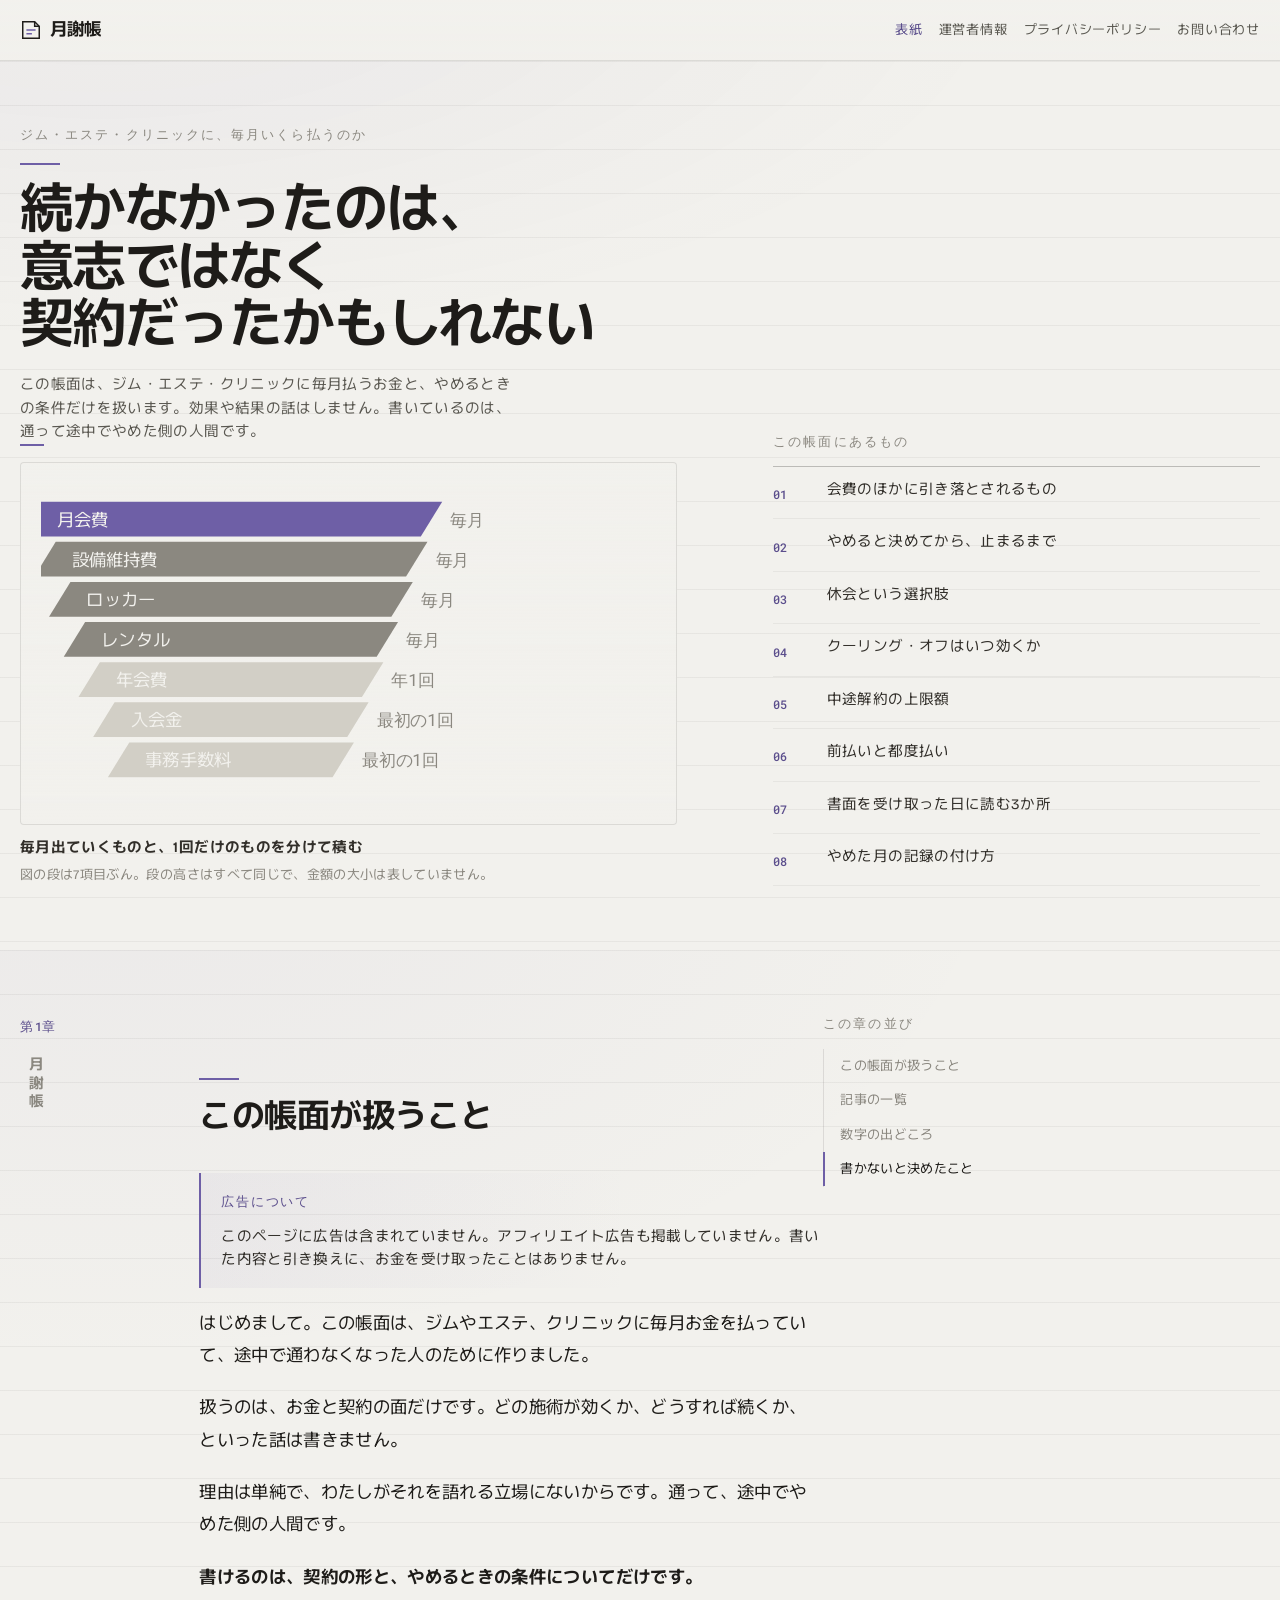
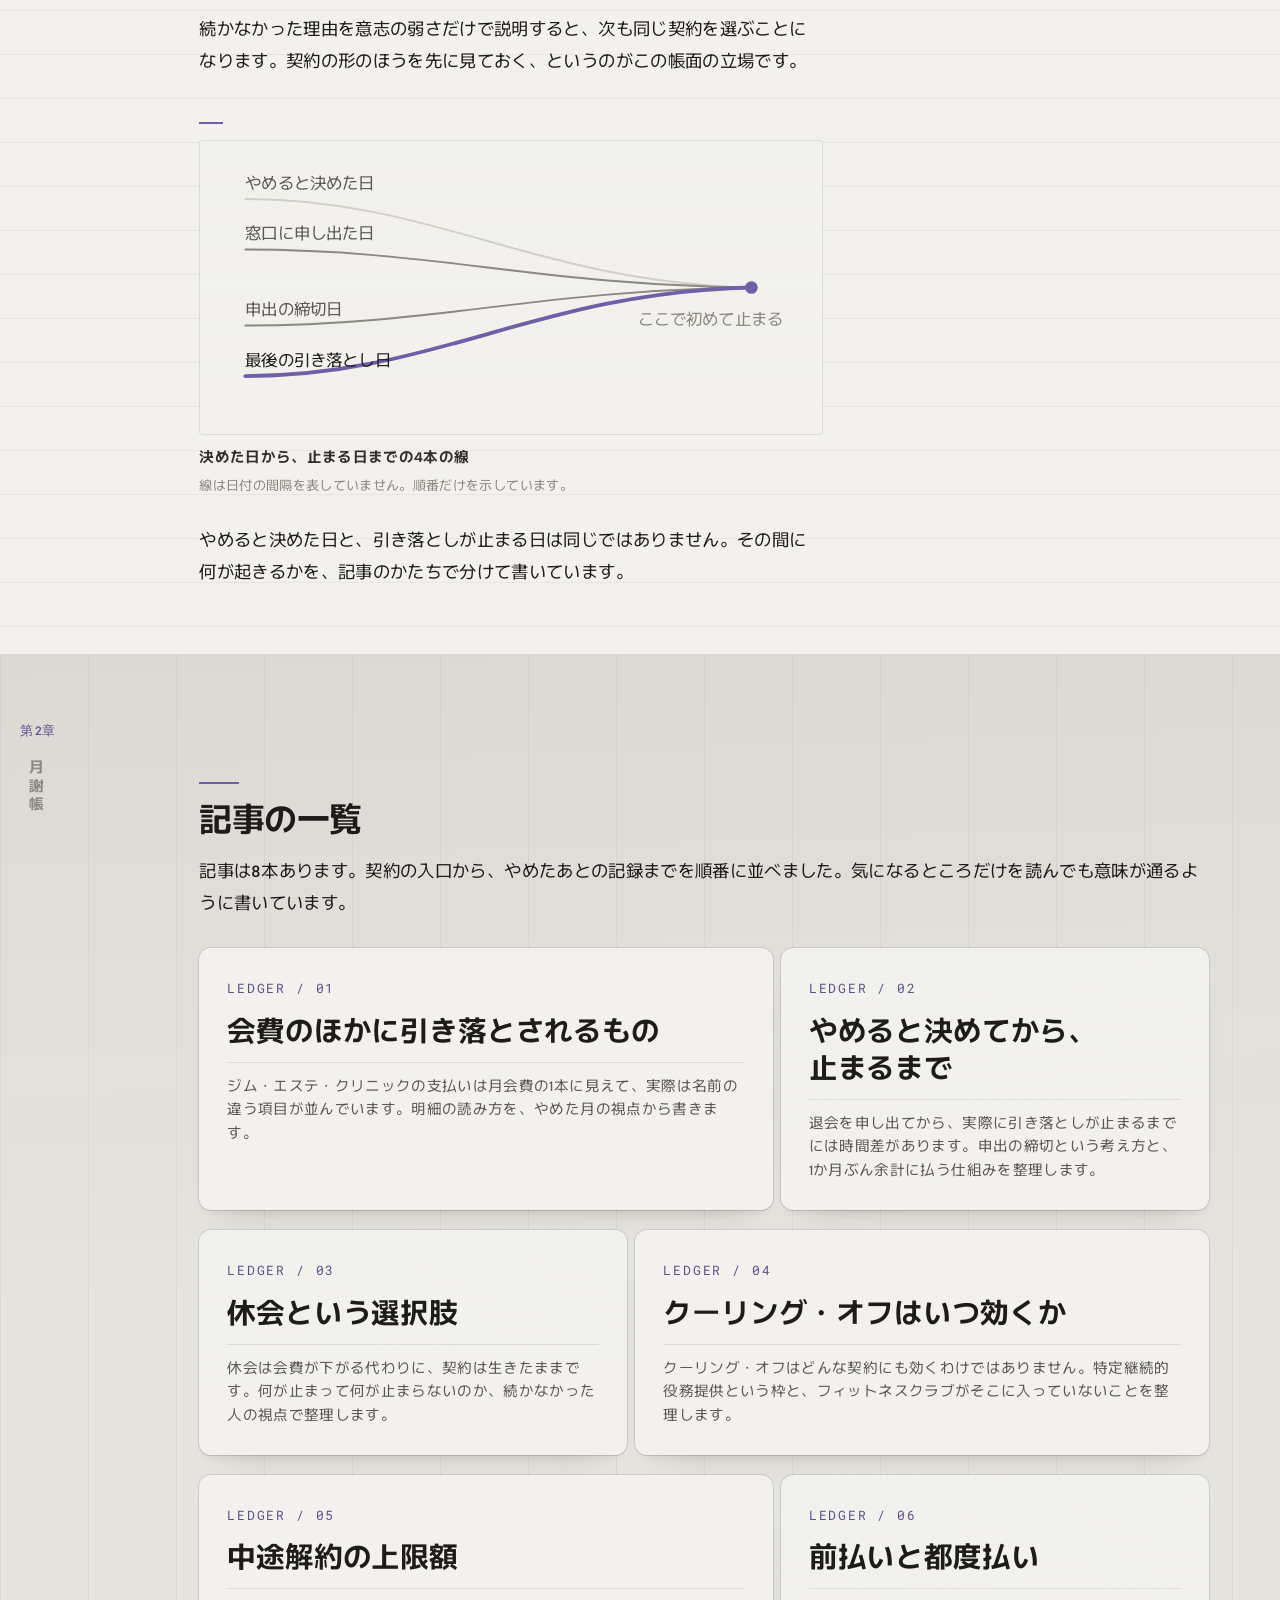
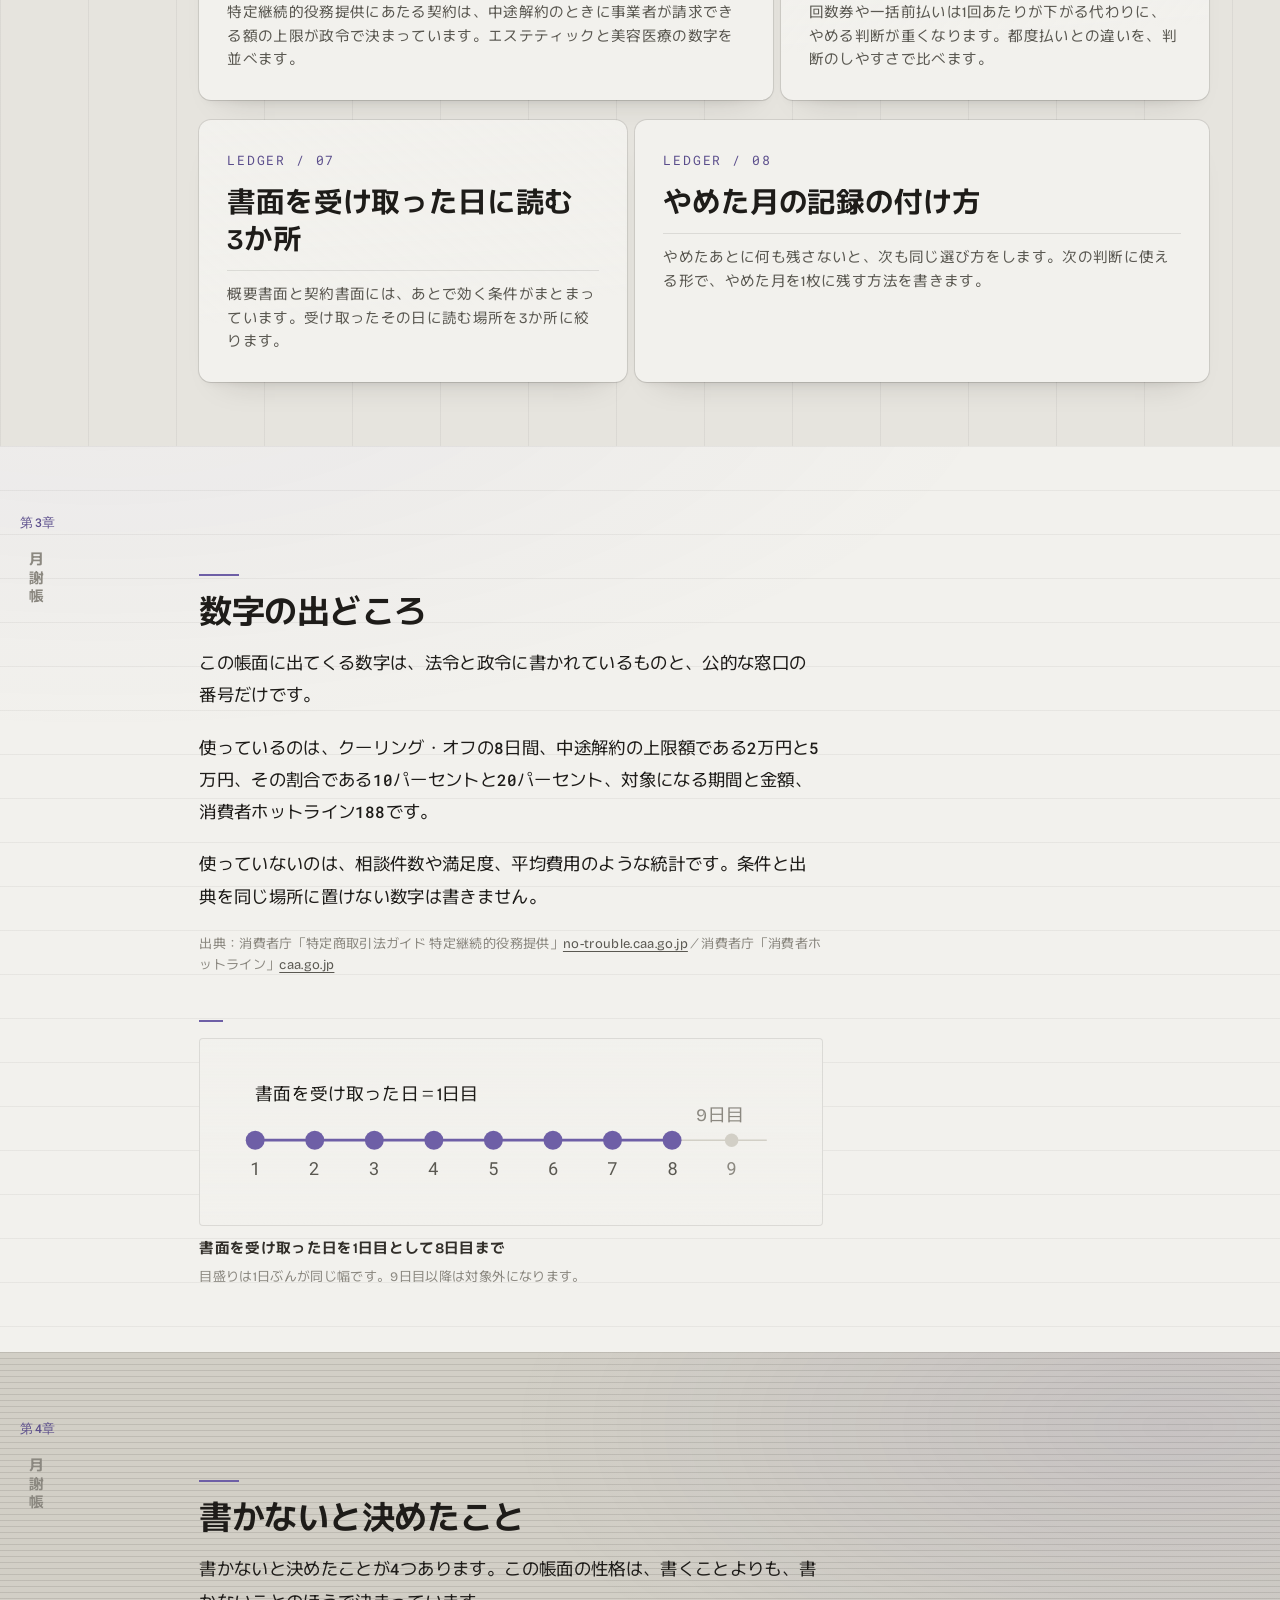
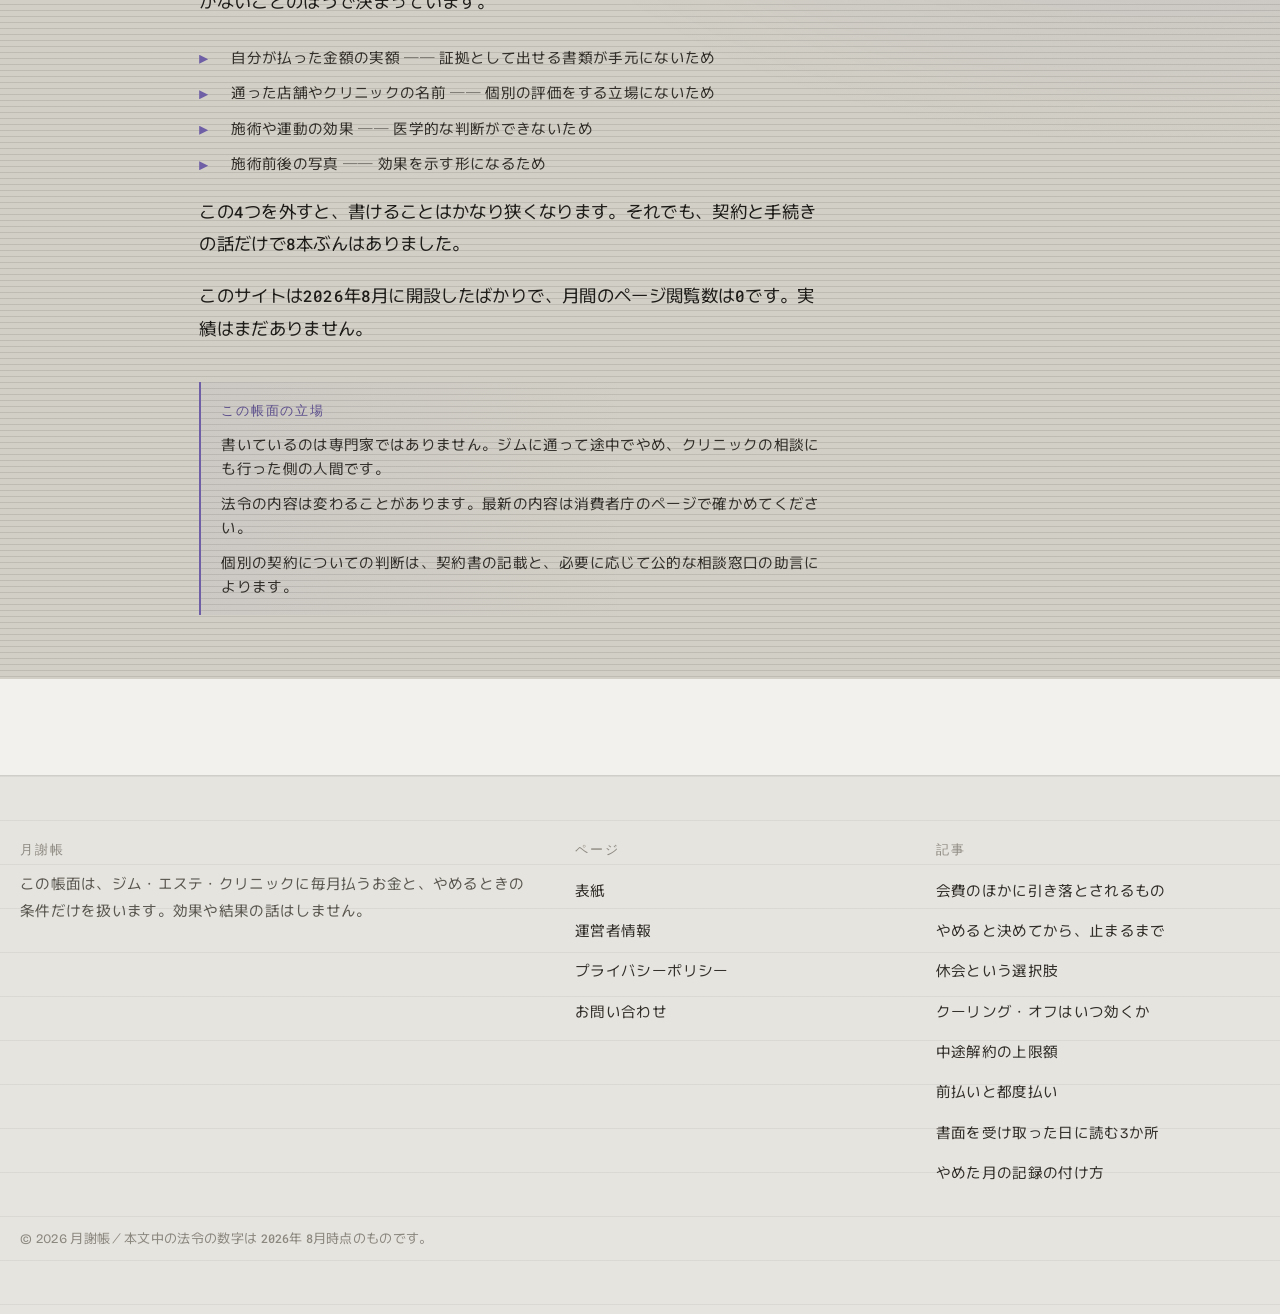
<file: index.html>
<!doctype html>
<html lang="ja">
<head>
<meta charset="utf-8">
<meta name="viewport" content="width=device-width,initial-scale=1">
<title>月謝帳｜ジム・エステ・クリニックに、毎月いくら払うのか</title>
<meta name="description" content="ジム・エステ・クリニックに毎月払うお金と、やめるときの条件だけを扱う帳面です。通って途中でやめた側の立場で、契約の形と手続きを書いています。">
<link rel="icon" href="assets/favicon.svg" type="image/svg+xml">
<meta name="theme-color" content="#F2F1ED" media="(prefers-color-scheme:light)">
<meta name="theme-color" content="#1A1917" media="(prefers-color-scheme:dark)">
<meta property="og:type" content="website">
<meta property="og:locale" content="ja_JP">
<meta property="og:title" content="月謝帳｜ジム・エステ・クリニックに、毎月いくら払うのか">
<meta property="og:description" content="ジム・エステ・クリニックに毎月払うお金と、やめるときの条件だけを扱う帳面です。通って途中でやめた側の立場で、契約の形と手続きを書いています。">
<link rel="preconnect" href="https://fonts.googleapis.com"><link rel="preconnect" href="https://fonts.gstatic.com" crossorigin><link rel="stylesheet" href="https://fonts.googleapis.com/css2?family=Bricolage+Grotesque:opsz,wdth,wght@12..96,75..100,400..700&family=Murecho:wght@300..700&family=Roboto+Mono:wght@400;500&display=swap">
<link rel="stylesheet" href="assets/style.css">
<script>document.documentElement.classList.add("js")</script>
<script src="assets/app.js" defer></script>
</head>
<body>
<a class="skip" href="#main">本文へ移動</a>
<header class="head"><div class="shell head__in"><a class="brand" href="index.html"><svg class="brand__mark" viewBox="0 0 24 24" aria-hidden="true"><path d="M3 3h13l5 5v13H3z" fill="none" stroke="currentColor" stroke-width="1.6"/><path d="M16 3v5h5" fill="none" stroke="currentColor" stroke-width="1.6"/><path d="M7 12h10M7 16h6" stroke="var(--acc)" stroke-width="1.6"/></svg><span>月謝帳</span></a><nav class="nav" aria-label="このサイトの主な行き先"><a href="index.html" aria-current="page">表紙</a><a href="about.html">運営者情報</a><a href="privacy.html">プライバシーポリシー</a><a href="contact.html">お問い合わせ</a></nav></div></header>
<main id="main"><section class="band band--face1 fv"><div class="shell"><div class="fv__wrap"><div><p class="label">ジム・エステ・クリニックに、毎月いくら払うのか</p><h1 class="t-display rv" style="margin-top:20px"><span class="ph">続かなかったのは、</span><span class="ph">意志では</span><span class="ph">なく</span><span class="ph">契約だったかも</span><span class="ph">しれない</span></h1><p class="fv__sub">この帳面は、ジム・エステ・クリニックに毎月払うお金と、やめるときの条件だけを扱います。効果や結果の話はしません。書いているのは、通って途中でやめた側の人間です。</p><figure class="fig fv__figure rv"><div class="fig__box"><svg viewBox="0 0 460 240" role="img" aria-label="毎月と1回だけの支払いが7段に積み重なっている図"><g transform="translate(0,14)"><path d="M0 0 h300 l-16 26 h-300 z" fill="var(--acc)" opacity="1"/><text class="s-t-jp" x="12" y="18" fill="var(--face-1)">月会費</text><text class="s-t" x="306" y="18" fill="var(--n-40)">毎月</text></g><g transform="translate(11,44)"><path d="M0 0 h278 l-16 26 h-278 z" fill="var(--n-40)" opacity="1"/><text class="s-t-jp" x="12" y="18" fill="var(--face-1)">設備維持費</text><text class="s-t" x="284" y="18" fill="var(--n-40)">毎月</text></g><g transform="translate(22,74)"><path d="M0 0 h256 l-16 26 h-256 z" fill="var(--n-40)" opacity="1"/><text class="s-t-jp" x="12" y="18" fill="var(--face-1)">ロッカー</text><text class="s-t" x="262" y="18" fill="var(--n-40)">毎月</text></g><g transform="translate(33,104)"><path d="M0 0 h234 l-16 26 h-234 z" fill="var(--n-40)" opacity="1"/><text class="s-t-jp" x="12" y="18" fill="var(--face-1)">レンタル</text><text class="s-t" x="240" y="18" fill="var(--n-40)">毎月</text></g><g transform="translate(44,134)"><path d="M0 0 h212 l-16 26 h-212 z" fill="var(--n-20)" opacity="1"/><text class="s-t-jp" x="12" y="18" fill="var(--face-1)">年会費</text><text class="s-t" x="218" y="18" fill="var(--n-40)">年1回</text></g><g transform="translate(55,164)"><path d="M0 0 h190 l-16 26 h-190 z" fill="var(--n-20)" opacity="1"/><text class="s-t-jp" x="12" y="18" fill="var(--face-1)">入会金</text><text class="s-t" x="196" y="18" fill="var(--n-40)">最初の1回</text></g><g transform="translate(66,194)"><path d="M0 0 h168 l-16 26 h-168 z" fill="var(--n-20)" opacity="1"/><text class="s-t-jp" x="12" y="18" fill="var(--face-1)">事務手数料</text><text class="s-t" x="174" y="18" fill="var(--n-40)">最初の1回</text></g></svg></div><figcaption class="fig__cap">毎月出ていくものと、1回だけのものを分けて積む</figcaption><p class="fig__note">図の段は7項目ぶん。段の高さはすべて同じで、金額の大小は表していません。</p></figure></div><div><p class="label">この帳面にあるもの</p><nav class="idx" aria-label="記事の索引" style="margin-top:16px"><a class="idx__row" href="a-uchiwake.html"><span class="idx__n"><span class="num">01</span></span><span class="idx__t">会費のほかに引き落とされるもの</span></a><a class="idx__row" href="a-taikai.html"><span class="idx__n"><span class="num">02</span></span><span class="idx__t">やめると決めてから、止まるまで</span></a><a class="idx__row" href="a-kyukai.html"><span class="idx__n"><span class="num">03</span></span><span class="idx__t">休会という選択肢</span></a><a class="idx__row" href="a-cooloff.html"><span class="idx__n"><span class="num">04</span></span><span class="idx__t">クーリング・オフはいつ効くか</span></a><a class="idx__row" href="a-chuto.html"><span class="idx__n"><span class="num">05</span></span><span class="idx__t">中途解約の上限額</span></a><a class="idx__row" href="a-maebarai.html"><span class="idx__n"><span class="num">06</span></span><span class="idx__t">前払いと都度払い</span></a><a class="idx__row" href="a-shomen.html"><span class="idx__n"><span class="num">07</span></span><span class="idx__t">書面を受け取った日に読む3か所</span></a><a class="idx__row" href="a-kiroku.html"><span class="idx__n"><span class="num">08</span></span><span class="idx__t">やめた月の記録の付け方</span></a></nav></div></div></div></section><section class="band band--face1" id="s1"><div class="shell"><div class="band__grid"><div class="col-lab"><span class="lab__n">第<span class="num">1</span>章</span><p class="rail__vert" aria-hidden="true">月謝帳</p></div><div class="stack"><h2 class="t-h2 rv"><span class="ph">この</span><span class="ph">帳面が</span><span class="ph">扱うこと</span></h2><div class="notes"><p class="notes__t">広告について</p><p class="note">このページに広告は含まれていません。アフィリエイト広告も掲載していません。書いた内容と引き換えに、お金を受け取ったことはありません。</p></div><p class="t-body">はじめまして。この帳面は、ジムやエステ、クリニックに毎月お金を払っていて、途中で通わなくなった人のために作りました。</p>
<p class="t-body">扱うのは、お金と契約の面だけです。どの施術が効くか、どうすれば続くか、といった話は書きません。</p>
<p class="t-body">理由は単純で、わたしがそれを語れる立場にないからです。通って、途中でやめた側の人間です。</p>
<p class="t-body lead-line">書けるのは、契約の形と、やめるときの条件についてだけです。</p>
<p class="t-body">続かなかった理由を意志の弱さだけで説明すると、次も同じ契約を選ぶことになります。契約の形のほうを先に見ておく、というのがこの帳面の立場です。</p>
<figure class="fig rv"><div class="fig__box"><div class="fig__scroll"><svg viewBox="0 0 460 200" role="img" aria-label="やめると決めた日から手続き、締切、最後の引き落としまでの4本の線が1点に集まる図"><g stroke-linecap="round"><path d="M20 30 C170 30 250 96 420 100" fill="none" stroke="var(--n-20)" stroke-width="1.5"/><path d="M20 70 C170 70 250 98 420 100" fill="none" stroke="var(--n-40)" stroke-width="1.5"/><path d="M20 130 C170 130 250 102 420 100" fill="none" stroke="var(--n-40)" stroke-width="1.5"/><path d="M20 170 C170 170 250 104 420 100" fill="none" stroke="var(--acc)" stroke-width="3"/></g><circle cx="420" cy="100" r="5" fill="var(--acc)"/><text class="s-t-jp" x="20" y="22" fill="var(--n-60)">やめると決めた日</text><text class="s-t-jp" x="20" y="62" fill="var(--n-60)">窓口に申し出た日</text><text class="s-t-jp" x="20" y="122" fill="var(--n-60)">申出の締切日</text><text class="s-t-jp" x="20" y="162" fill="var(--n-95)">最後の引き落とし日</text><text class="s-t-jp" x="330" y="130" fill="var(--n-40)">ここで初めて止まる</text></svg></div></div><figcaption class="fig__cap">決めた日から、止まる日までの4本の線</figcaption><p class="fig__note">線は日付の間隔を表していません。順番だけを示しています。</p></figure>
<p class="t-body">やめると決めた日と、引き落としが止まる日は同じではありません。その間に何が起きるかを、記事のかたちで分けて書いています。</p></div><div class="col-side"><p class="label">この章の並び</p><nav class="rail__list" aria-label="ページ内の目次"><span class="rail__mark" aria-hidden="true"></span><a class="rail__item" href="#s1">この帳面が扱うこと</a><a class="rail__item" href="#s2">記事の一覧</a><a class="rail__item" href="#s3">数字の出どころ</a><a class="rail__item" href="#s4">書かないと決めたこと</a></nav></div></div></div></section><section class="band band--face2" id="s2"><div class="shell"><div class="band__grid band__grid--wide"><div class="col-lab"><span class="lab__n">第<span class="num">2</span>章</span><p class="rail__vert" aria-hidden="true">月謝帳</p></div><div class="stack"><h2 class="t-h2 rv"><span class="ph">記事の</span><span class="ph">一覧</span></h2><p class="t-body">記事は<span class="num">8</span>本あります。契約の入口から、やめたあとの記録までを順番に並べました。気になるところだけを読んでも意味が通るように書いています。</p><div class="cards" style="margin-top:28px"><a class="card" href="a-uchiwake.html"><span class="card__k">LEDGER / 01</span><span class="card__t"><span class="ph">会費の</span><span class="ph">ほかに</span><span class="ph">引き落とされるもの</span></span><span class="card__d">ジム・エステ・クリニックの支払いは月会費の1本に見えて、実際は名前の違う項目が並んでいます。明細の読み方を、やめた月の視点から書きます。</span></a><a class="card" href="a-taikai.html"><span class="card__k">LEDGER / 02</span><span class="card__t"><span class="ph">やめると</span><span class="ph">決めてから、</span><span class="ph">止まるまで</span></span><span class="card__d">退会を申し出てから、実際に引き落としが止まるまでには時間差があります。申出の締切という考え方と、1か月ぶん余計に払う仕組みを整理します。</span></a><a class="card" href="a-kyukai.html"><span class="card__k">LEDGER / 03</span><span class="card__t"><span class="ph">休会という</span><span class="ph">選択肢</span></span><span class="card__d">休会は会費が下がる代わりに、契約は生きたままです。何が止まって何が止まらないのか、続かなかった人の視点で整理します。</span></a><a class="card" href="a-cooloff.html"><span class="card__k">LEDGER / 04</span><span class="card__t"><span class="ph">クーリング・オフは</span><span class="ph">いつ</span><span class="ph">効くか</span></span><span class="card__d">クーリング・オフはどんな契約にも効くわけではありません。特定継続的役務提供という枠と、フィットネスクラブがそこに入っていないことを整理します。</span></a><a class="card" href="a-chuto.html"><span class="card__k">LEDGER / 05</span><span class="card__t"><span class="ph">中途解約の</span><span class="ph">上限額</span></span><span class="card__d">特定継続的役務提供にあたる契約は、中途解約のときに事業者が請求できる額の上限が政令で決まっています。エステティックと美容医療の数字を並べます。</span></a><a class="card" href="a-maebarai.html"><span class="card__k">LEDGER / 06</span><span class="card__t"><span class="ph">前払いと</span><span class="ph">都度</span><span class="ph">払い</span></span><span class="card__d">回数券や一括前払いは1回あたりが下がる代わりに、やめる判断が重くなります。都度払いとの違いを、判断のしやすさで比べます。</span></a><a class="card" href="a-shomen.html"><span class="card__k">LEDGER / 07</span><span class="card__t"><span class="ph">書面を</span><span class="ph">受け取った日に</span><span class="ph">読む</span><span class="ph">3か所</span></span><span class="card__d">概要書面と契約書面には、あとで効く条件がまとまっています。受け取ったその日に読む場所を3か所に絞ります。</span></a><a class="card" href="a-kiroku.html"><span class="card__k">LEDGER / 08</span><span class="card__t"><span class="ph">やめた</span><span class="ph">月の</span><span class="ph">記録の</span><span class="ph">付け方</span></span><span class="card__d">やめたあとに何も残さないと、次も同じ選び方をします。次の判断に使える形で、やめた月を1枚に残す方法を書きます。</span></a></div></div><div class="col-side"></div></div></div></section><section class="band band--face1" id="s3"><div class="shell"><div class="band__grid"><div class="col-lab"><span class="lab__n">第<span class="num">3</span>章</span><p class="rail__vert" aria-hidden="true">月謝帳</p></div><div class="stack"><h2 class="t-h2 rv"><span class="ph">数字の</span><span class="ph">出どころ</span></h2><p class="t-body">この帳面に出てくる数字は、法令と政令に書かれているものと、公的な窓口の番号だけです。</p>
<p class="t-body">使っているのは、クーリング・オフの<span class="num">8</span>日間、中途解約の上限額である<span class="num">2</span>万円と<span class="num">5</span>万円、その割合である<span class="num">10</span>パーセントと<span class="num">20</span>パーセント、対象になる期間と金額、消費者ホットライン<span class="num">188</span>です。</p>
<p class="t-body">使っていないのは、相談件数や満足度、平均費用のような統計です。条件と出典を同じ場所に置けない数字は書きません。</p>
<p class="src">出典：消費者庁「特定商取引法ガイド 特定継続的役務提供」<a href="https://www.no-trouble.caa.go.jp/what/continuousservices/">no-trouble.caa.go.jp</a>／消費者庁「消費者ホットライン」<a href="https://www.caa.go.jp/policies/policy/local_cooperation/local_consumer_administration/hotline/">caa.go.jp</a></p>
<figure class="fig rv"><div class="fig__box"><div class="fig__scroll"><svg viewBox="0 0 430 108" role="img" aria-label="書面を受け取った日を1日目として8日目までがクーリング・オフの期間であることを示す図"><line x1="26" y1="60" x2="334" y2="60" stroke="var(--acc)" stroke-width="2"/><line x1="334" y1="60" x2="404" y2="60" stroke="var(--n-20)" stroke-width="1"/><text class="s-t-jp" x="26" y="30" fill="var(--n-95)">書面を受け取った日＝1日目</text><text class="s-t-jp" x="352" y="46" fill="var(--n-40)">9日目</text><circle cx="26" cy="60" r="7" fill="var(--acc)"/><text class="s-t" x="26" y="86" fill="var(--n-60)" text-anchor="middle">1</text><circle cx="70" cy="60" r="7" fill="var(--acc)"/><text class="s-t" x="70" y="86" fill="var(--n-60)" text-anchor="middle">2</text><circle cx="114" cy="60" r="7" fill="var(--acc)"/><text class="s-t" x="114" y="86" fill="var(--n-60)" text-anchor="middle">3</text><circle cx="158" cy="60" r="7" fill="var(--acc)"/><text class="s-t" x="158" y="86" fill="var(--n-60)" text-anchor="middle">4</text><circle cx="202" cy="60" r="7" fill="var(--acc)"/><text class="s-t" x="202" y="86" fill="var(--n-60)" text-anchor="middle">5</text><circle cx="246" cy="60" r="7" fill="var(--acc)"/><text class="s-t" x="246" y="86" fill="var(--n-60)" text-anchor="middle">6</text><circle cx="290" cy="60" r="7" fill="var(--acc)"/><text class="s-t" x="290" y="86" fill="var(--n-60)" text-anchor="middle">7</text><circle cx="334" cy="60" r="7" fill="var(--acc)"/><text class="s-t" x="334" y="86" fill="var(--n-60)" text-anchor="middle">8</text><circle cx="378" cy="60" r="5" fill="var(--n-20)"/><text class="s-t" x="378" y="86" fill="var(--n-40)" text-anchor="middle">9</text></svg></div></div><figcaption class="fig__cap">書面を受け取った日を1日目として8日目まで</figcaption><p class="fig__note">目盛りは1日ぶんが同じ幅です。9日目以降は対象外になります。</p></figure></div><div class="col-side"></div></div></div></section><section class="band band--face3" id="s4"><div class="shell"><div class="band__grid"><div class="col-lab"><span class="lab__n">第<span class="num">4</span>章</span><p class="rail__vert" aria-hidden="true">月謝帳</p></div><div class="stack"><h2 class="t-h2 rv"><span class="ph">書かないと</span><span class="ph">決めたこと</span></h2><p class="t-body">書かないと決めたことが<span class="num">4</span>つあります。この帳面の性格は、書くことよりも、書かないことのほうで決まっています。</p>
<ul class="cl"><li class="cl__item"><span>自分が払った金額の実額 ── 証拠として出せる書類が手元にないため</span></li><li class="cl__item"><span>通った店舗やクリニックの名前 ── 個別の評価をする立場にないため</span></li><li class="cl__item"><span>施術や運動の効果 ── 医学的な判断ができないため</span></li><li class="cl__item"><span>施術前後の写真 ── 効果を示す形になるため</span></li></ul>
<p class="t-body">この<span class="num">4</span>つを外すと、書けることはかなり狭くなります。それでも、契約と手続きの話だけで<span class="num">8</span>本ぶんはありました。</p>
<p class="t-body">このサイトは<span class="num">2026</span>年<span class="num">8</span>月に開設したばかりで、月間のページ閲覧数は<span class="num">0</span>です。実績はまだありません。</p>
<div class="notes"><p class="notes__t">この帳面の立場</p><p class="note">書いているのは専門家ではありません。ジムに通って途中でやめ、クリニックの相談にも行った側の人間です。</p><p class="note">法令の内容は変わることがあります。最新の内容は消費者庁のページで確かめてください。</p><p class="note">個別の契約についての判断は、契約書の記載と、必要に応じて公的な相談窓口の助言によります。</p></div></div><div class="col-side"></div></div></div></section></main>
<footer class="foot"><div class="shell"><div class="foot__grid"><div><p class="label">月謝帳</p><p class="t-body" style="margin-top:12px;font-size:var(--fs-small);color:var(--ink-3)">この帳面は、ジム・エステ・クリニックに毎月払うお金と、やめるときの条件だけを扱います。効果や結果の話はしません。</p></div><div><p class="label">ページ</p><ul style="margin-top:12px"><li class="foot__li"><a href="index.html">表紙</a></li><li class="foot__li"><a href="about.html">運営者情報</a></li><li class="foot__li"><a href="privacy.html">プライバシーポリシー</a></li><li class="foot__li"><a href="contact.html">お問い合わせ</a></li></ul></div><div><p class="label">記事</p><ul style="margin-top:12px"><li class="foot__li"><a href="a-uchiwake.html">会費のほかに引き落とされるもの</a></li><li class="foot__li"><a href="a-taikai.html">やめると決めてから、止まるまで</a></li><li class="foot__li"><a href="a-kyukai.html">休会という選択肢</a></li><li class="foot__li"><a href="a-cooloff.html">クーリング・オフはいつ効くか</a></li><li class="foot__li"><a href="a-chuto.html">中途解約の上限額</a></li><li class="foot__li"><a href="a-maebarai.html">前払いと都度払い</a></li><li class="foot__li"><a href="a-shomen.html">書面を受け取った日に読む3か所</a></li><li class="foot__li"><a href="a-kiroku.html">やめた月の記録の付け方</a></li></ul></div></div><p class="src" style="margin-top:36px">© 2026 月謝帳／本文中の法令の数字は <span class="num">2026</span>年 <span class="num">8</span>月時点のものです。</p></div></footer>
</body>
</html>
</file>
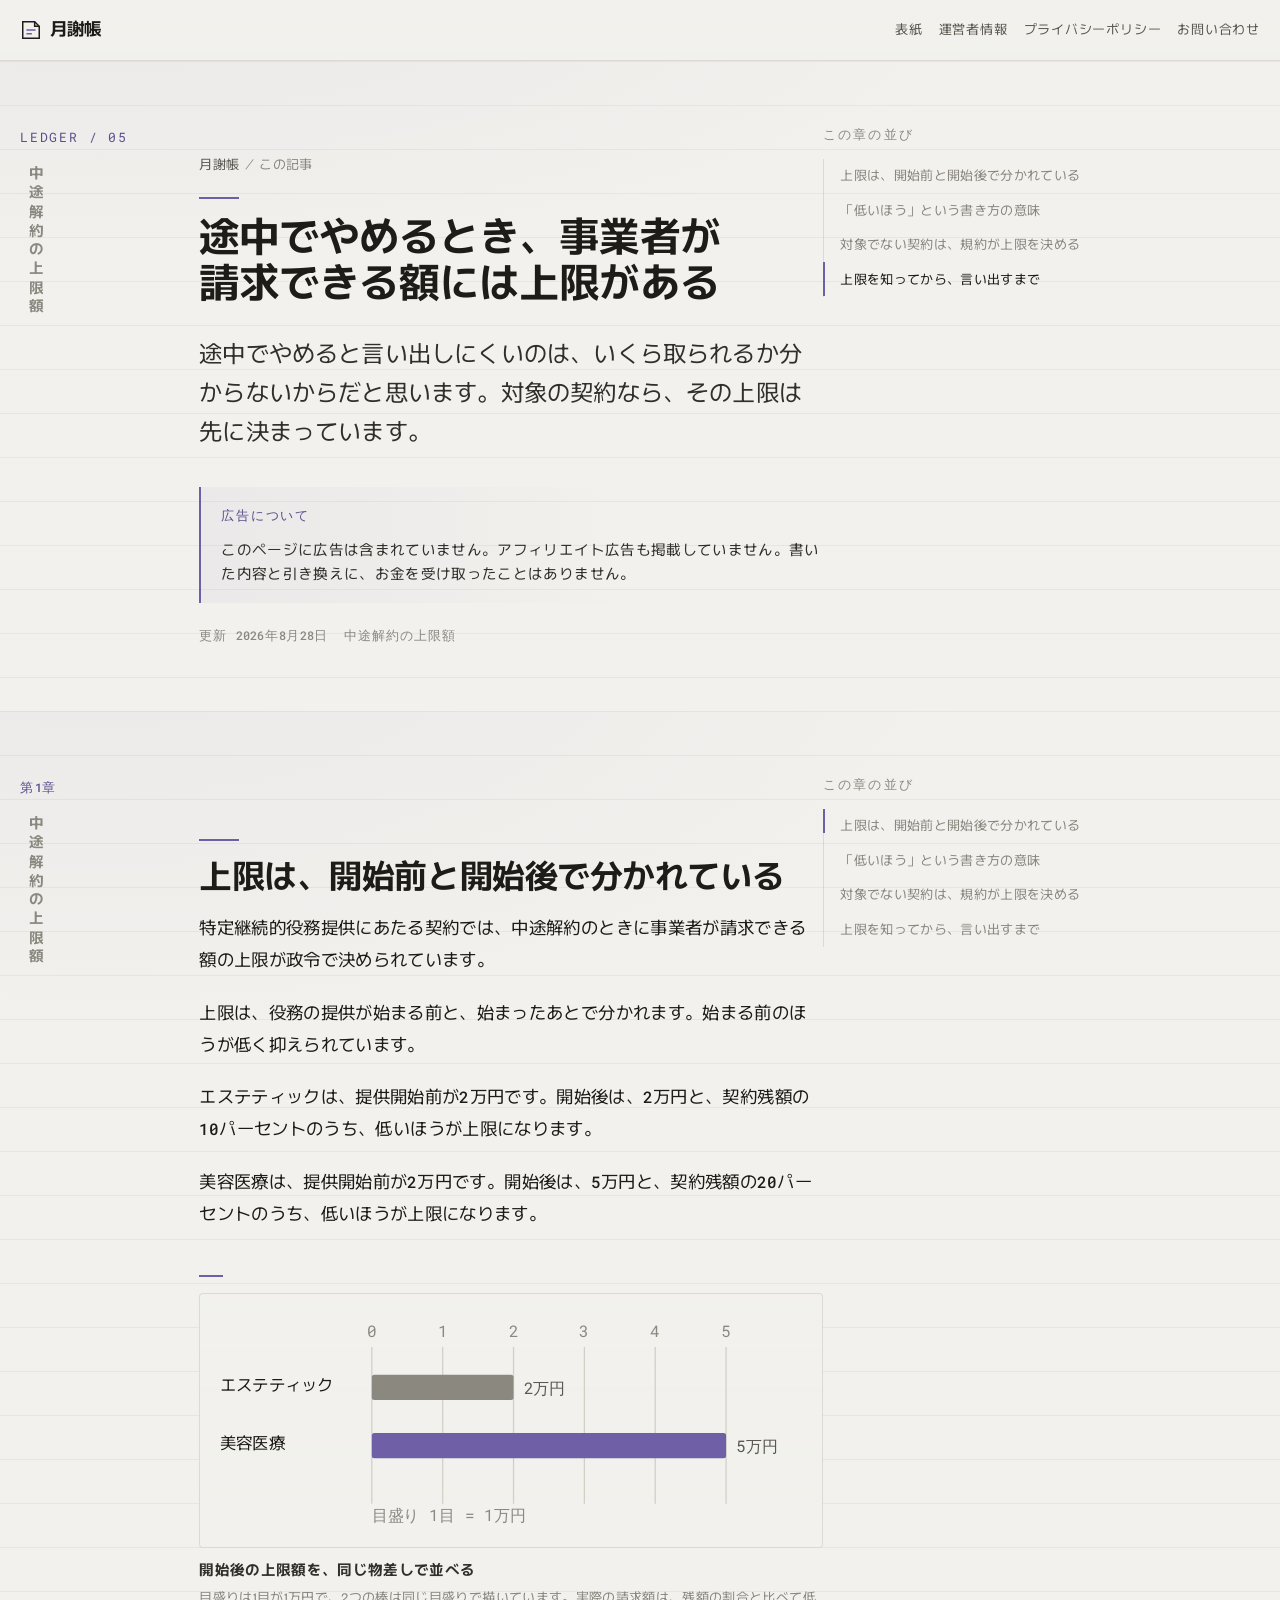
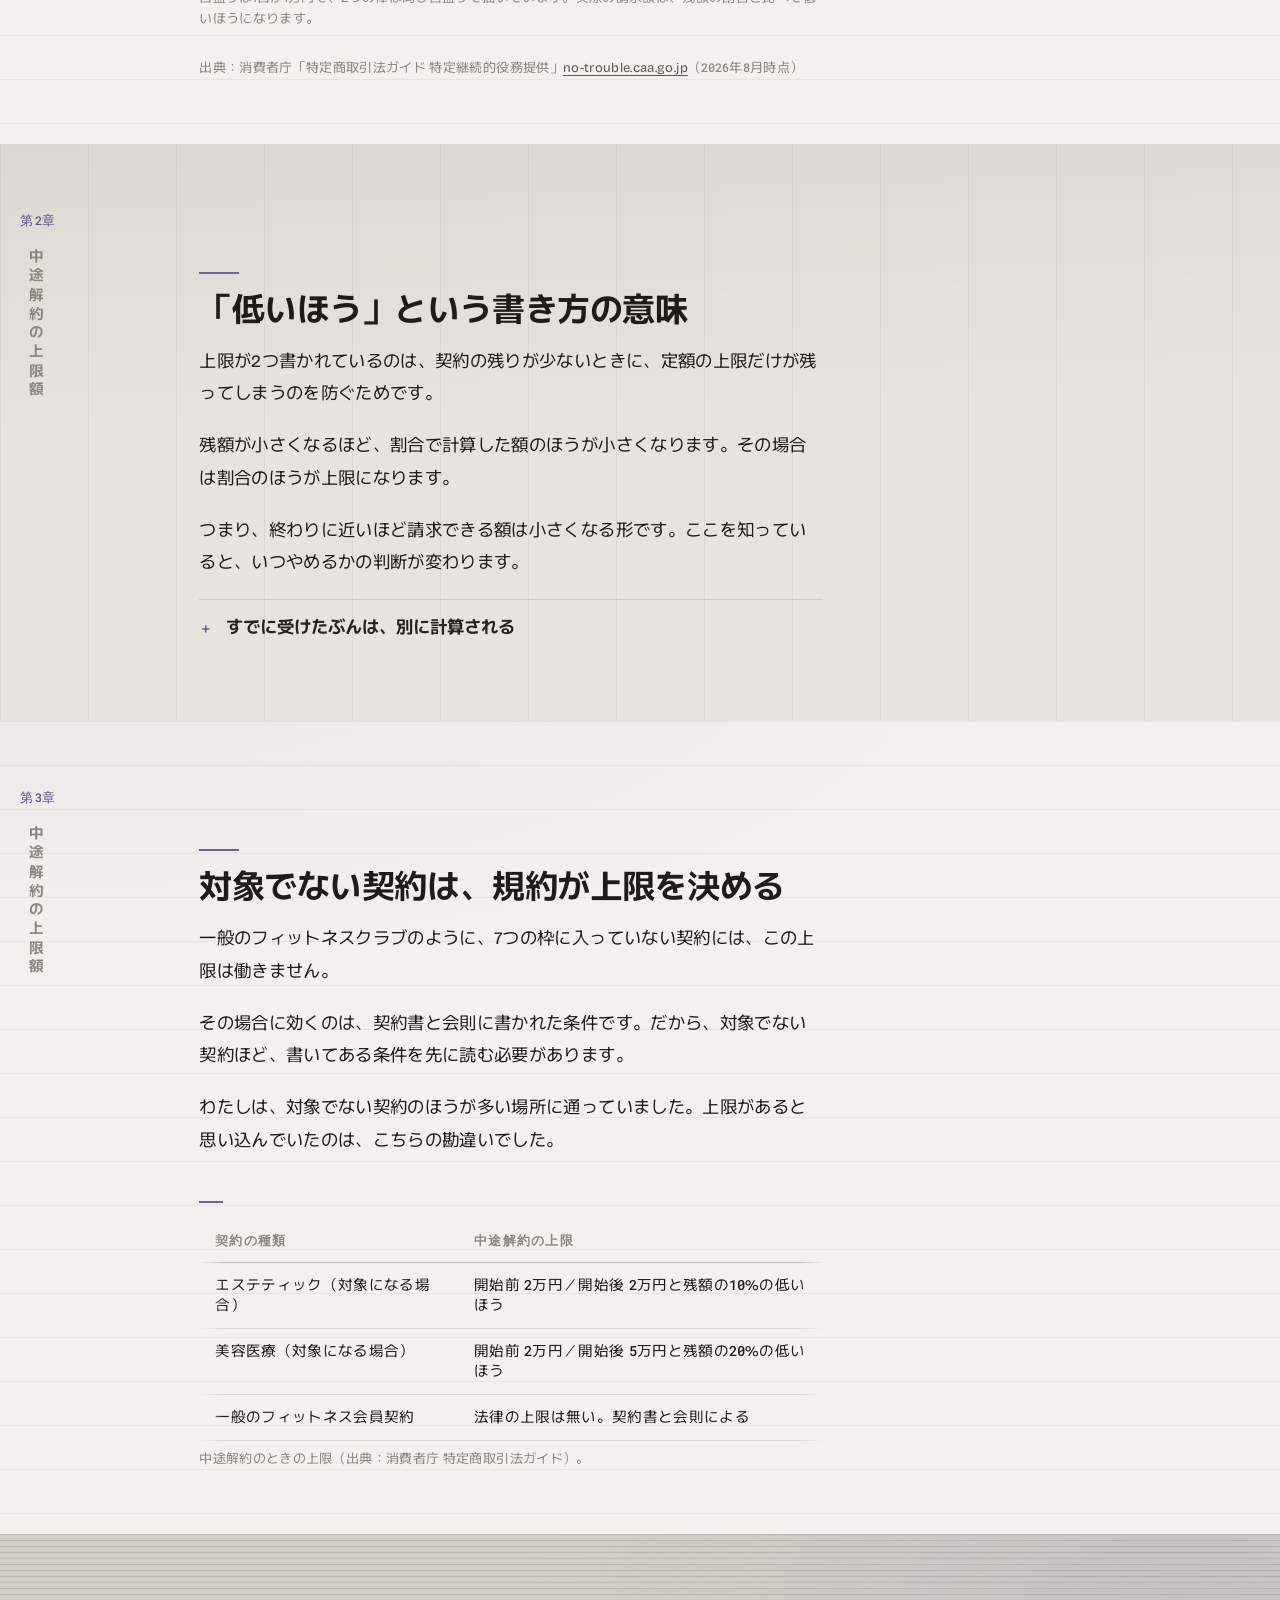
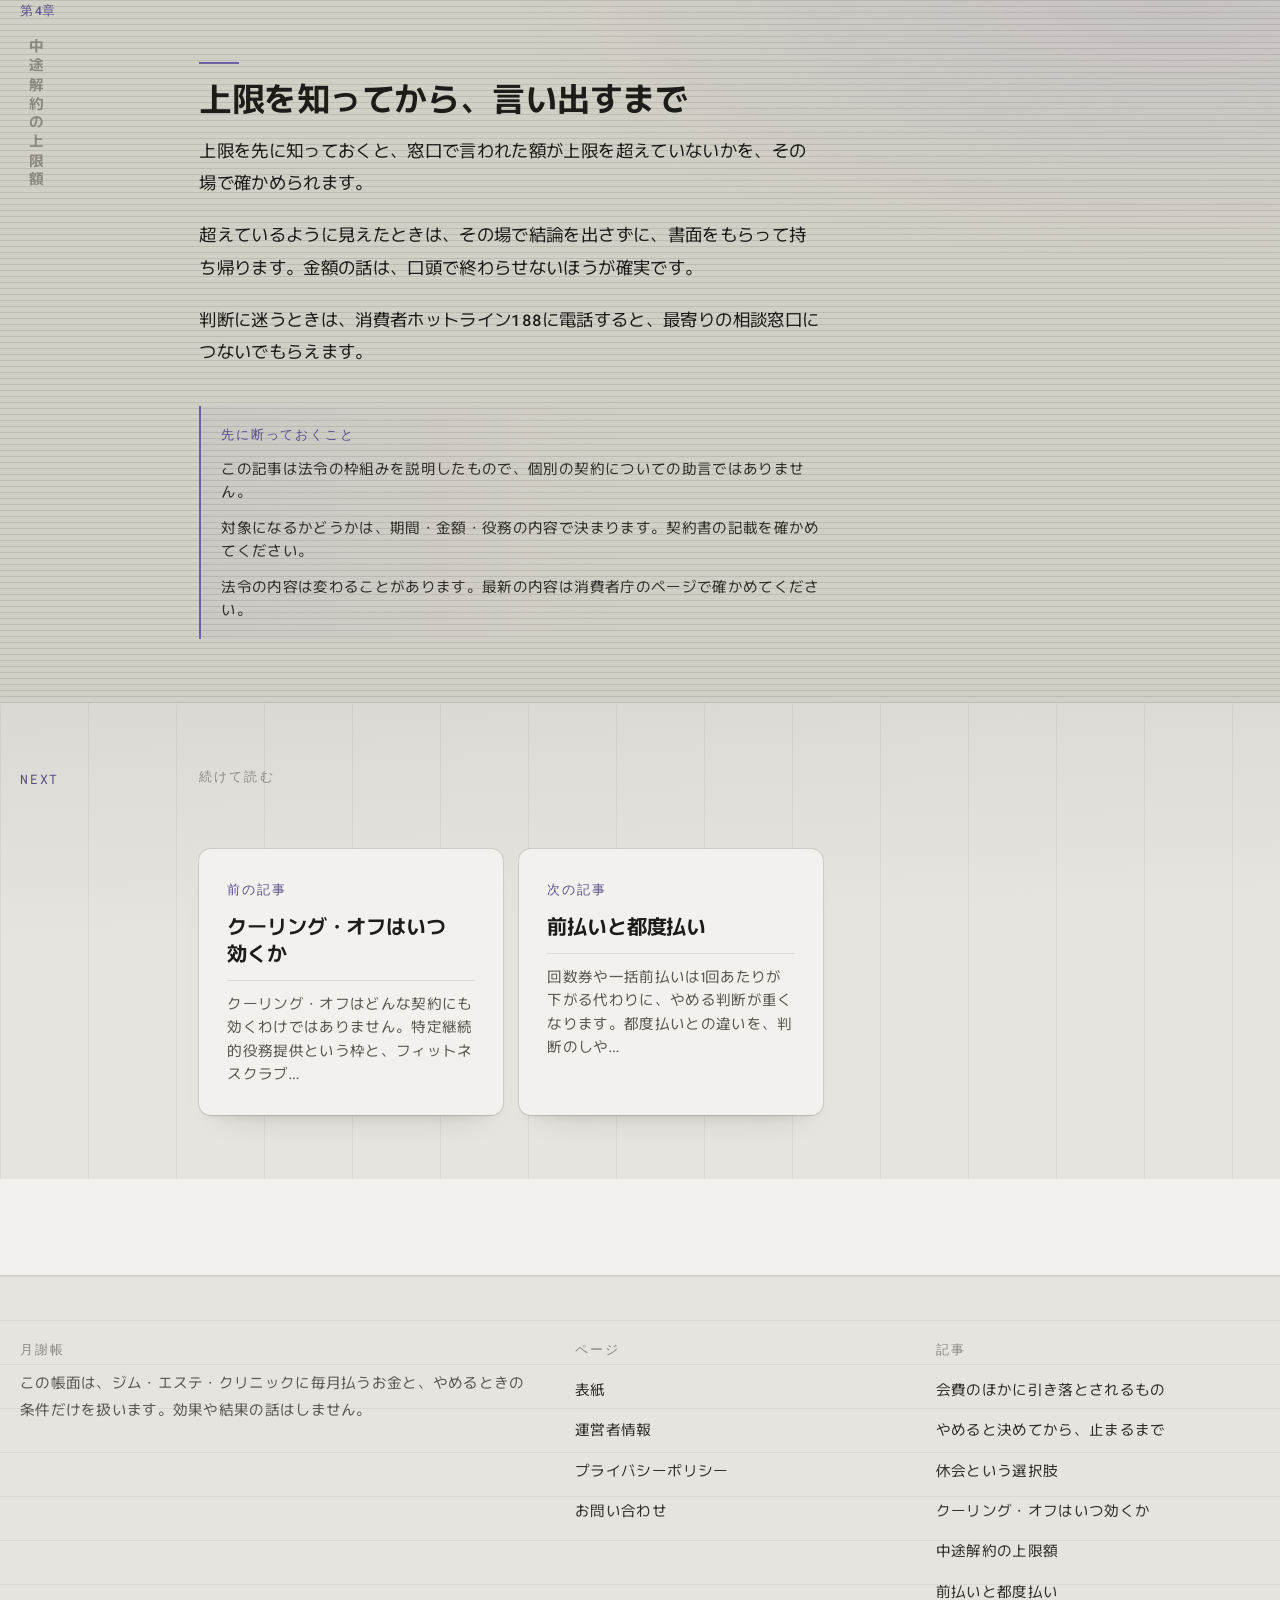
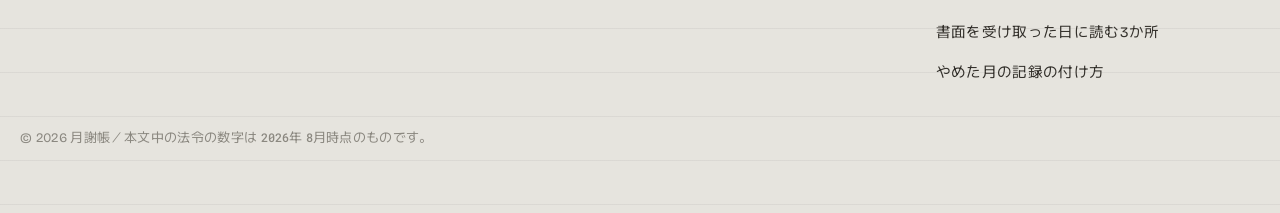
<file: a-chuto.html>
<!doctype html>
<html lang="ja">
<head>
<meta charset="utf-8">
<meta name="viewport" content="width=device-width,initial-scale=1">
<title>途中でやめるとき、事業者が請求できる額には上限がある｜月謝帳</title>
<meta name="description" content="特定継続的役務提供にあたる契約は、中途解約のときに事業者が請求できる額の上限が政令で決まっています。エステティックと美容医療の数字を並べます。">
<link rel="icon" href="assets/favicon.svg" type="image/svg+xml">
<meta name="theme-color" content="#F2F1ED" media="(prefers-color-scheme:light)">
<meta name="theme-color" content="#1A1917" media="(prefers-color-scheme:dark)">
<meta property="og:type" content="website">
<meta property="og:locale" content="ja_JP">
<meta property="og:title" content="途中でやめるとき、事業者が請求できる額には上限がある｜月謝帳">
<meta property="og:description" content="特定継続的役務提供にあたる契約は、中途解約のときに事業者が請求できる額の上限が政令で決まっています。エステティックと美容医療の数字を並べます。">
<link rel="preconnect" href="https://fonts.googleapis.com"><link rel="preconnect" href="https://fonts.gstatic.com" crossorigin><link rel="stylesheet" href="https://fonts.googleapis.com/css2?family=Bricolage+Grotesque:opsz,wdth,wght@12..96,75..100,400..700&family=Murecho:wght@300..700&family=Roboto+Mono:wght@400;500&display=swap">
<link rel="stylesheet" href="assets/style.css">
<script>document.documentElement.classList.add("js")</script>
<script src="assets/app.js" defer></script>
</head>
<body>
<a class="skip" href="#main">本文へ移動</a>
<header class="head"><div class="shell head__in"><a class="brand" href="index.html"><svg class="brand__mark" viewBox="0 0 24 24" aria-hidden="true"><path d="M3 3h13l5 5v13H3z" fill="none" stroke="currentColor" stroke-width="1.6"/><path d="M16 3v5h5" fill="none" stroke="currentColor" stroke-width="1.6"/><path d="M7 12h10M7 16h6" stroke="var(--acc)" stroke-width="1.6"/></svg><span>月謝帳</span></a><nav class="nav" aria-label="このサイトの主な行き先"><a href="index.html">表紙</a><a href="about.html">運営者情報</a><a href="privacy.html">プライバシーポリシー</a><a href="contact.html">お問い合わせ</a></nav></div></header>
<main id="main"><section class="band band--face1" id="s0"><div class="shell"><div class="band__grid"><div class="col-lab"><span class="lab__n">LEDGER / 05</span><p class="rail__vert" aria-hidden="true">中途解約の上限額</p></div><div class="stack"><p class="crumb"><a href="index.html">月謝帳</a> ／ この記事</p><h1 class="t-h1 rv"><span class="ph">途中で</span><span class="ph">やめるとき、</span><span class="ph">事業者が</span><span class="ph">請求できる</span><span class="ph">額には</span><span class="ph">上限が</span><span class="ph">ある</span></h1><p class="t-lede">途中でやめると言い出しにくいのは、いくら取られるか分からないからだと思います。対象の契約なら、その上限は先に決まっています。</p><div class="notes"><p class="notes__t">広告について</p><p class="note">このページに広告は含まれていません。アフィリエイト広告も掲載していません。書いた内容と引き換えに、お金を受け取ったことはありません。</p></div><p class="art__meta"><span>更新 <span class="num">2026</span>年<span class="num">8</span>月<span class="num">28</span>日</span><span>中途解約の上限額</span></p></div><div class="col-side"><p class="label">この章の並び</p><nav class="rail__list" aria-label="ページ内の目次"><span class="rail__mark" aria-hidden="true"></span><a class="rail__item" href="#s1">上限は、開始前と開始後で分かれている</a><a class="rail__item" href="#s2">「低いほう」という書き方の意味</a><a class="rail__item" href="#s3">対象でない契約は、規約が上限を決める</a><a class="rail__item" href="#s4">上限を知ってから、言い出すまで</a></nav></div></div></div></section>
<section class="band band--face1" id="s1"><div class="shell"><div class="band__grid"><div class="col-lab"><span class="lab__n">第<span class="num">1</span>章</span><p class="rail__vert" aria-hidden="true">中途解約の上限額</p></div><div class="stack"><h2 class="t-h2 rv"><span class="ph">上限は、</span><span class="ph">開始前と</span><span class="ph">開始後で</span><span class="ph">分かれている</span></h2>
<p class="t-body">特定継続的役務提供にあたる契約では、中途解約のときに事業者が請求できる額の上限が政令で決められています。</p>
<p class="t-body">上限は、役務の提供が始まる前と、始まったあとで分かれます。始まる前のほうが低く抑えられています。</p>
<p class="t-body">エステティックは、提供開始前が<span class="num">2</span>万円です。開始後は、<span class="num">2</span>万円と、契約残額の<span class="num">10</span>パーセントのうち、低いほうが上限になります。</p>
<p class="t-body">美容医療は、提供開始前が<span class="num">2</span>万円です。開始後は、<span class="num">5</span>万円と、契約残額の<span class="num">20</span>パーセントのうち、低いほうが上限になります。</p>
<figure class="fig rv"><div class="fig__box"><div class="fig__scroll"><svg viewBox="0 0 460 168" role="img" aria-label="中途解約で請求できる上限額を万円単位の目盛りで比べた棒グラフ"><text class="s-t" x="120" y="164" fill="var(--n-40)">目盛り 1目 = 1万円</text><line x1="120" y1="26" x2="120" y2="150" stroke="var(--n-20)" stroke-width="1"/><text class="s-t" x="120" y="18" fill="var(--n-40)" text-anchor="middle">0</text><line x1="176" y1="26" x2="176" y2="150" stroke="var(--n-20)" stroke-width="1"/><text class="s-t" x="176" y="18" fill="var(--n-40)" text-anchor="middle">1</text><line x1="232" y1="26" x2="232" y2="150" stroke="var(--n-20)" stroke-width="1"/><text class="s-t" x="232" y="18" fill="var(--n-40)" text-anchor="middle">2</text><line x1="288" y1="26" x2="288" y2="150" stroke="var(--n-20)" stroke-width="1"/><text class="s-t" x="288" y="18" fill="var(--n-40)" text-anchor="middle">3</text><line x1="344" y1="26" x2="344" y2="150" stroke="var(--n-20)" stroke-width="1"/><text class="s-t" x="344" y="18" fill="var(--n-40)" text-anchor="middle">4</text><line x1="400" y1="26" x2="400" y2="150" stroke="var(--n-20)" stroke-width="1"/><text class="s-t" x="400" y="18" fill="var(--n-40)" text-anchor="middle">5</text><text class="s-t-jp" x="0" y="61" fill="var(--n-95)">エステティック</text><g class="bar"><rect class="bar__fill" x="120" y="48" width="112" height="20" rx="2" fill="var(--n-40)"/></g><text class="s-t" x="240" y="63" fill="var(--n-60)">2万円</text><text class="s-t-jp" x="0" y="107" fill="var(--n-95)">美容医療</text><g class="bar"><rect class="bar__fill" x="120" y="94" width="280" height="20" rx="2" fill="var(--acc)"/></g><text class="s-t" x="408" y="109" fill="var(--n-60)">5万円</text></svg></div></div><figcaption class="fig__cap">開始後の上限額を、同じ物差しで並べる</figcaption><p class="fig__note">目盛りは1目が1万円で、2つの棒は同じ目盛りで描いています。実際の請求額は、残額の割合と比べて低いほうになります。</p></figure>
<p class="src">出典：消費者庁「特定商取引法ガイド 特定継続的役務提供」<a href="https://www.no-trouble.caa.go.jp/what/continuousservices/">no-trouble.caa.go.jp</a>（<span class="num">2026</span>年<span class="num">8</span>月時点）</p></div><div class="col-side"><p class="label">この章の並び</p><nav class="rail__list" aria-label="ページ内の目次"><span class="rail__mark" aria-hidden="true"></span><a class="rail__item" href="#s1">上限は、開始前と開始後で分かれている</a><a class="rail__item" href="#s2">「低いほう」という書き方の意味</a><a class="rail__item" href="#s3">対象でない契約は、規約が上限を決める</a><a class="rail__item" href="#s4">上限を知ってから、言い出すまで</a></nav></div></div></div></section>
<section class="band band--face2" id="s2"><div class="shell"><div class="band__grid"><div class="col-lab"><span class="lab__n">第<span class="num">2</span>章</span><p class="rail__vert" aria-hidden="true">中途解約の上限額</p></div><div class="stack"><h2 class="t-h2 rv"><span class="ph">「低いほう」という</span><span class="ph">書き方の</span><span class="ph">意味</span></h2>
<p class="t-body">上限が2つ書かれているのは、契約の残りが少ないときに、定額の上限だけが残ってしまうのを防ぐためです。</p>
<p class="t-body">残額が小さくなるほど、割合で計算した額のほうが小さくなります。その場合は割合のほうが上限になります。</p>
<p class="t-body">つまり、終わりに近いほど請求できる額は小さくなる形です。ここを知っていると、いつやめるかの判断が変わります。</p>
<div class="fold"><button class="fold__btn" type="button"><span class="fold__mark">＋</span><span>すでに受けたぶんは、別に計算される</span></button><div class="fold__body"><div><div class="fold__inner">ここで言う上限は、解約にともなって上乗せできる額の上限です。すでに提供を受けたぶんの対価は、これとは別に精算されます。また、契約とあわせて買った化粧品や健康食品のような関連商品も、条件を満たせば一緒に解除できる仕組みがあります。</div></div></div></div></div><div class="col-side"></div></div></div></section>
<section class="band band--face1" id="s3"><div class="shell"><div class="band__grid"><div class="col-lab"><span class="lab__n">第<span class="num">3</span>章</span><p class="rail__vert" aria-hidden="true">中途解約の上限額</p></div><div class="stack"><h2 class="t-h2 rv"><span class="ph">対象でない</span><span class="ph">契約は、</span><span class="ph">規約が</span><span class="ph">上限を</span><span class="ph">決める</span></h2>
<p class="t-body">一般のフィットネスクラブのように、7つの枠に入っていない契約には、この上限は働きません。</p>
<p class="t-body">その場合に効くのは、契約書と会則に書かれた条件です。だから、対象でない契約ほど、書いてある条件を先に読む必要があります。</p>
<p class="t-body">わたしは、対象でない契約のほうが多い場所に通っていました。上限があると思い込んでいたのは、こちらの勘違いでした。</p>
<div class="fig rv"><div class="tbl-wrap"><table class="tbl"><caption class="sr">中途解約のときの上限（出典：消費者庁 特定商取引法ガイド）。</caption><thead><tr><th scope="col">契約の種類</th><th scope="col">中途解約の上限</th></tr></thead><tbody><tr><td>エステティック（対象になる場合）</td><td>開始前 <span class="num">2</span>万円／開始後 <span class="num">2</span>万円と残額の<span class="num">10</span>%の低いほう</td></tr><tr><td>美容医療（対象になる場合）</td><td>開始前 <span class="num">2</span>万円／開始後 <span class="num">5</span>万円と残額の<span class="num">20</span>%の低いほう</td></tr><tr><td>一般のフィットネス会員契約</td><td>法律の上限は無い。契約書と会則による</td></tr></tbody></table></div><p class="fig__note">中途解約のときの上限（出典：消費者庁 特定商取引法ガイド）。</p></div></div><div class="col-side"></div></div></div></section>
<section class="band band--face3" id="s4"><div class="shell"><div class="band__grid"><div class="col-lab"><span class="lab__n">第<span class="num">4</span>章</span><p class="rail__vert" aria-hidden="true">中途解約の上限額</p></div><div class="stack"><h2 class="t-h2 rv"><span class="ph">上限を</span><span class="ph">知ってから、</span><span class="ph">言い出すまで</span></h2>
<p class="t-body">上限を先に知っておくと、窓口で言われた額が上限を超えていないかを、その場で確かめられます。</p>
<p class="t-body">超えているように見えたときは、その場で結論を出さずに、書面をもらって持ち帰ります。金額の話は、口頭で終わらせないほうが確実です。</p>
<p class="t-body">判断に迷うときは、消費者ホットライン<span class="num">188</span>に電話すると、最寄りの相談窓口につないでもらえます。</p>
<div class="notes"><p class="notes__t">先に断っておくこと</p><p class="note">この記事は法令の枠組みを説明したもので、個別の契約についての助言ではありません。</p><p class="note">対象になるかどうかは、期間・金額・役務の内容で決まります。契約書の記載を確かめてください。</p><p class="note">法令の内容は変わることがあります。最新の内容は消費者庁のページで確かめてください。</p></div></div><div class="col-side"></div></div></div></section>
<section class="band band--face2"><div class="shell"><div class="band__grid"><div class="col-lab"><span class="lab__n">NEXT</span></div><div><p class="label">続けて読む</p><div class="next"><a class="card" href="a-cooloff.html"><span class="card__k">前の記事</span><span class="card__t"><span class="ph">クーリング・オフは</span><span class="ph">いつ</span><span class="ph">効くか</span></span><span class="card__d">クーリング・オフはどんな契約にも効くわけではありません。特定継続的役務提供という枠と、フィットネスクラブ…</span></a><a class="card" href="a-maebarai.html"><span class="card__k">次の記事</span><span class="card__t"><span class="ph">前払いと</span><span class="ph">都度</span><span class="ph">払い</span></span><span class="card__d">回数券や一括前払いは1回あたりが下がる代わりに、やめる判断が重くなります。都度払いとの違いを、判断のしや…</span></a></div></div><div></div></div></div></section></main>
<footer class="foot"><div class="shell"><div class="foot__grid"><div><p class="label">月謝帳</p><p class="t-body" style="margin-top:12px;font-size:var(--fs-small);color:var(--ink-3)">この帳面は、ジム・エステ・クリニックに毎月払うお金と、やめるときの条件だけを扱います。効果や結果の話はしません。</p></div><div><p class="label">ページ</p><ul style="margin-top:12px"><li class="foot__li"><a href="index.html">表紙</a></li><li class="foot__li"><a href="about.html">運営者情報</a></li><li class="foot__li"><a href="privacy.html">プライバシーポリシー</a></li><li class="foot__li"><a href="contact.html">お問い合わせ</a></li></ul></div><div><p class="label">記事</p><ul style="margin-top:12px"><li class="foot__li"><a href="a-uchiwake.html">会費のほかに引き落とされるもの</a></li><li class="foot__li"><a href="a-taikai.html">やめると決めてから、止まるまで</a></li><li class="foot__li"><a href="a-kyukai.html">休会という選択肢</a></li><li class="foot__li"><a href="a-cooloff.html">クーリング・オフはいつ効くか</a></li><li class="foot__li"><a href="a-chuto.html">中途解約の上限額</a></li><li class="foot__li"><a href="a-maebarai.html">前払いと都度払い</a></li><li class="foot__li"><a href="a-shomen.html">書面を受け取った日に読む3か所</a></li><li class="foot__li"><a href="a-kiroku.html">やめた月の記録の付け方</a></li></ul></div></div><p class="src" style="margin-top:36px">© 2026 月謝帳／本文中の法令の数字は <span class="num">2026</span>年 <span class="num">8</span>月時点のものです。</p></div></footer>
</body>
</html>
</file>
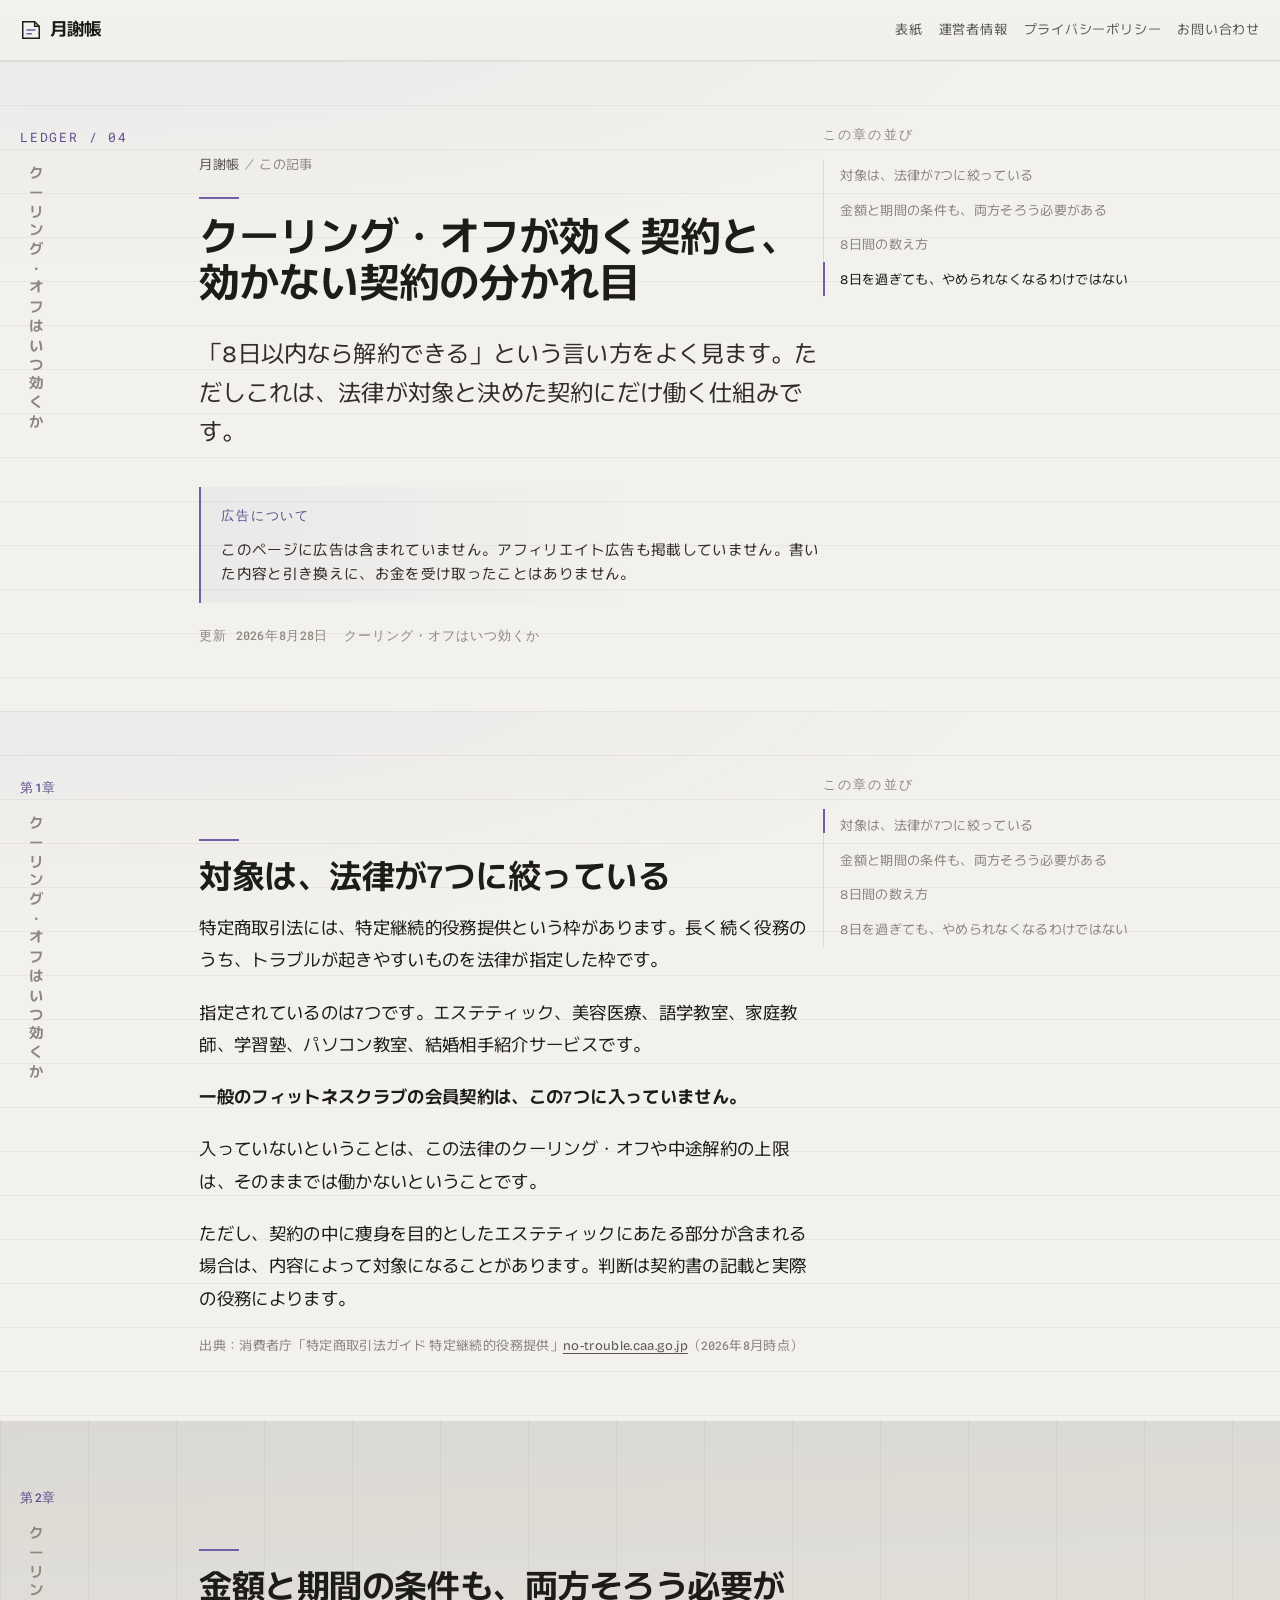
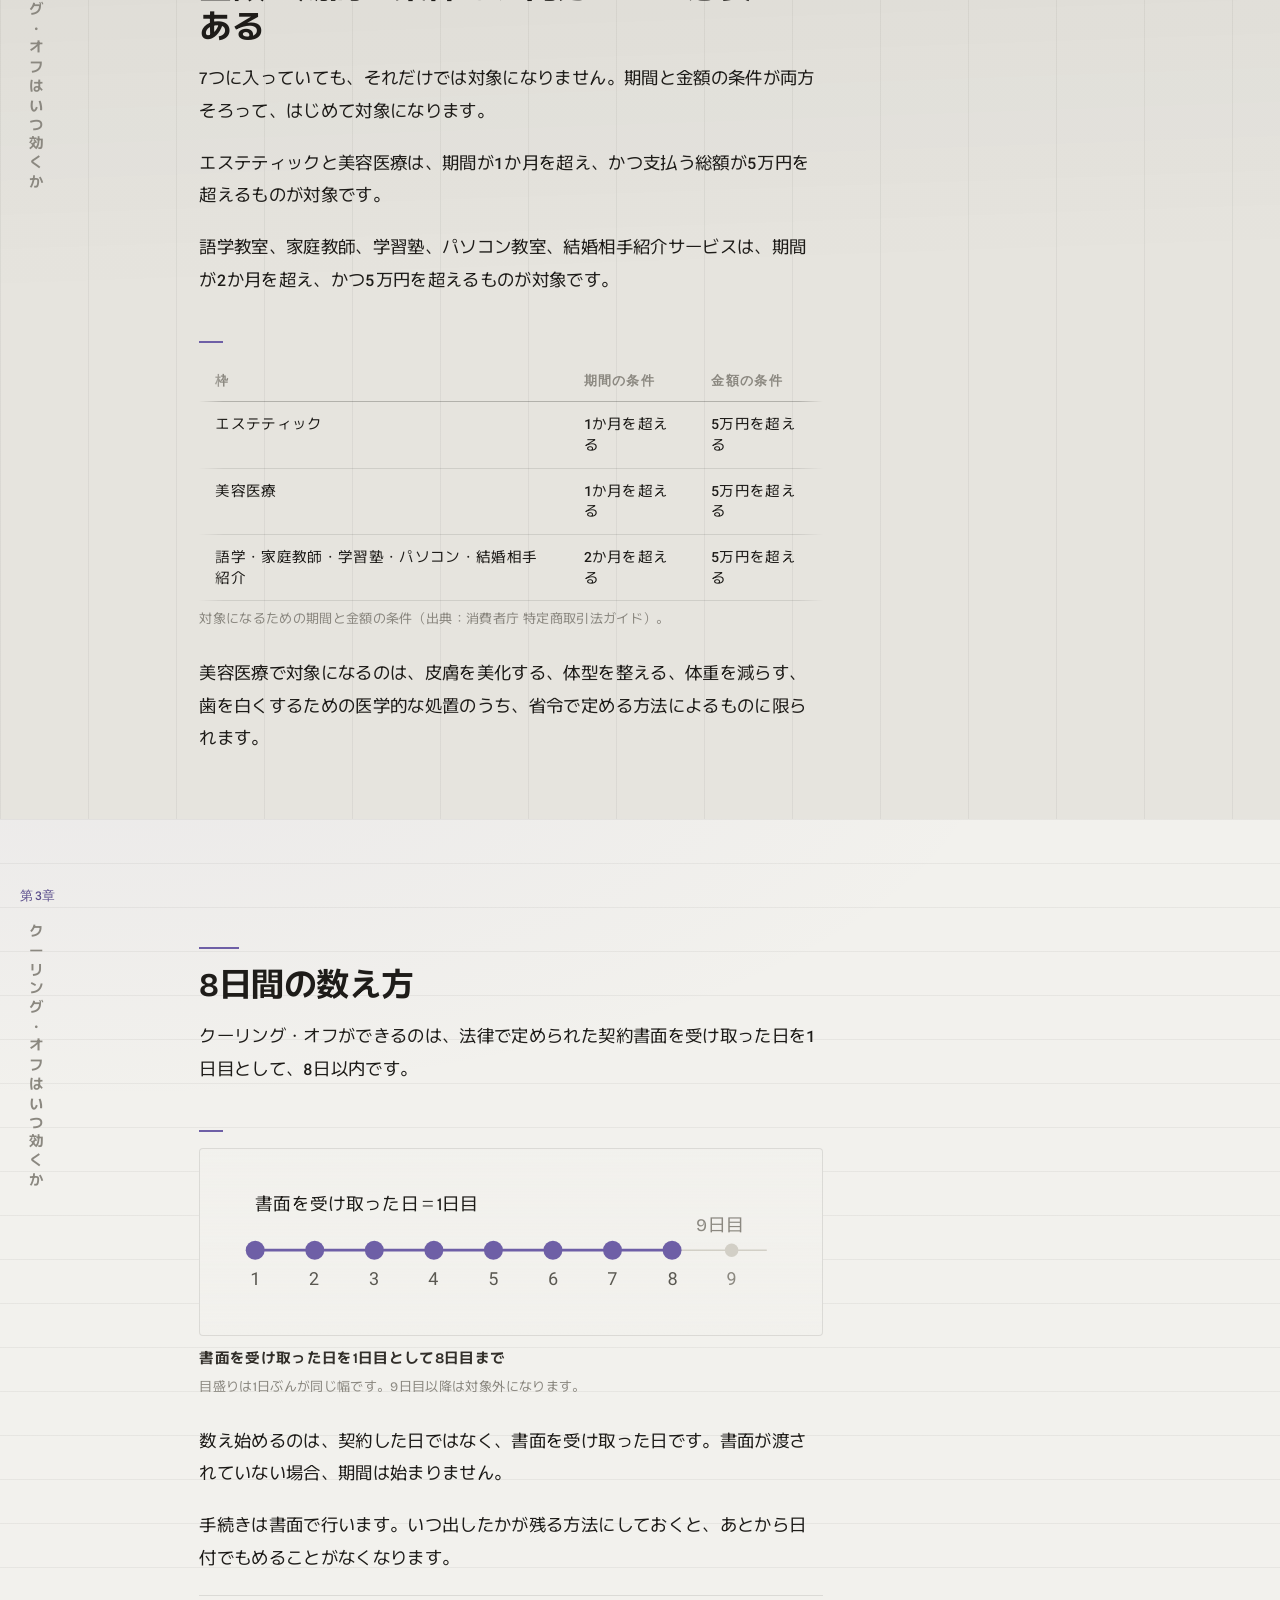
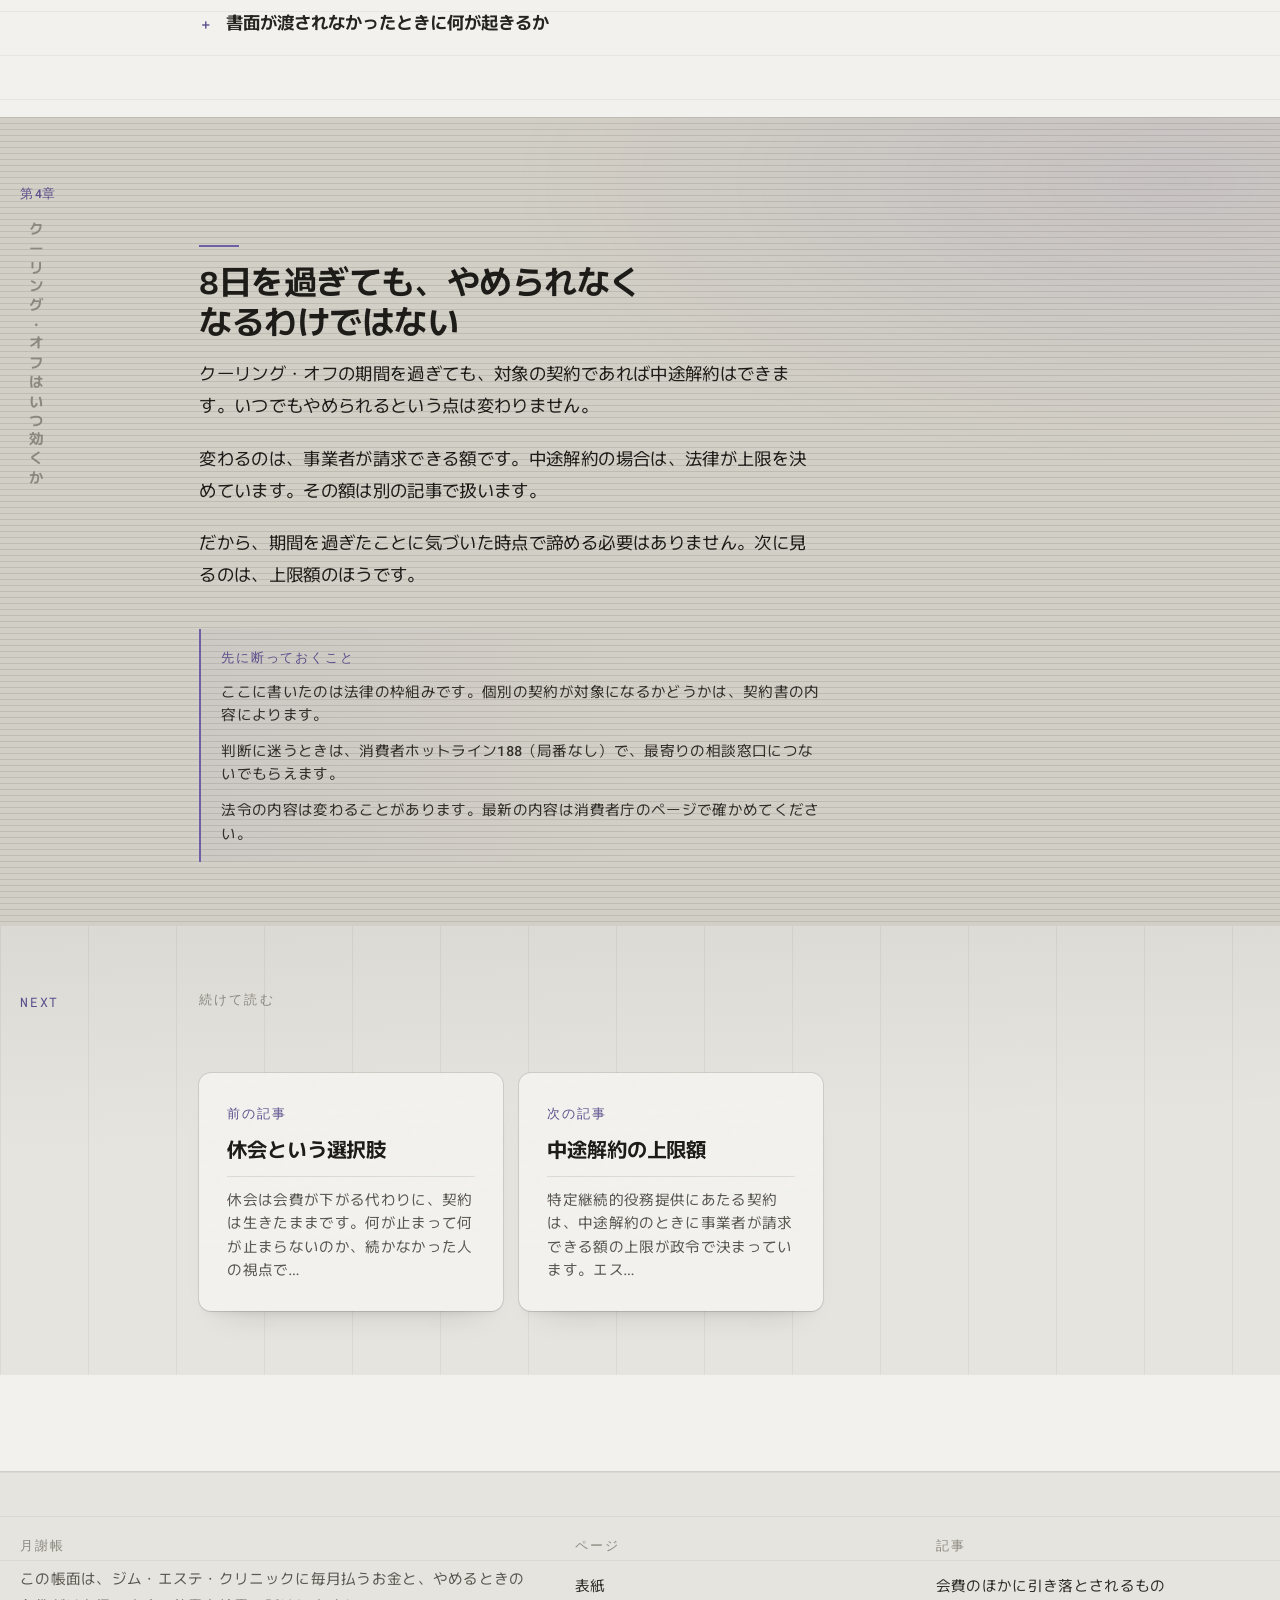
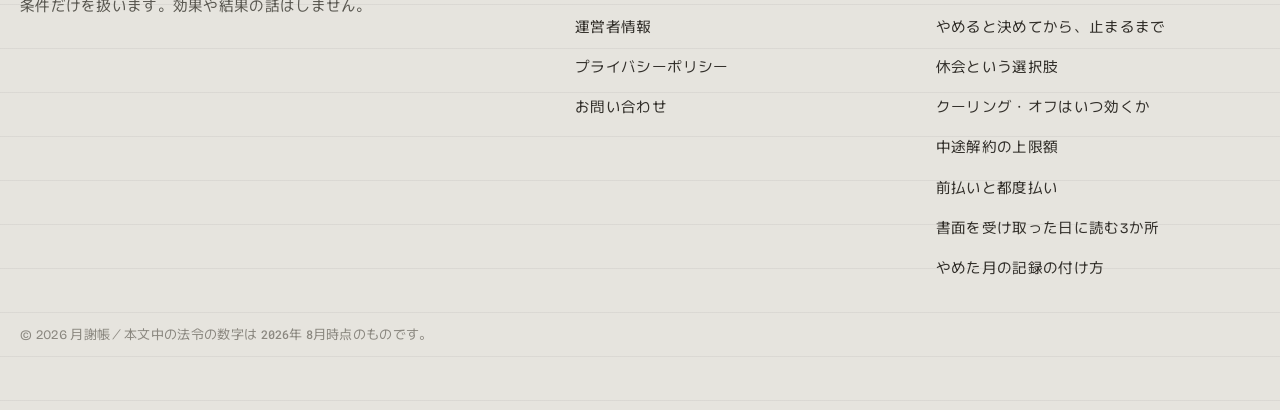
<file: a-cooloff.html>
<!doctype html>
<html lang="ja">
<head>
<meta charset="utf-8">
<meta name="viewport" content="width=device-width,initial-scale=1">
<title>クーリング・オフが効く契約と、効かない契約の分かれ目｜月謝帳</title>
<meta name="description" content="クーリング・オフはどんな契約にも効くわけではありません。特定継続的役務提供という枠と、フィットネスクラブがそこに入っていないことを整理します。">
<link rel="icon" href="assets/favicon.svg" type="image/svg+xml">
<meta name="theme-color" content="#F2F1ED" media="(prefers-color-scheme:light)">
<meta name="theme-color" content="#1A1917" media="(prefers-color-scheme:dark)">
<meta property="og:type" content="website">
<meta property="og:locale" content="ja_JP">
<meta property="og:title" content="クーリング・オフが効く契約と、効かない契約の分かれ目｜月謝帳">
<meta property="og:description" content="クーリング・オフはどんな契約にも効くわけではありません。特定継続的役務提供という枠と、フィットネスクラブがそこに入っていないことを整理します。">
<link rel="preconnect" href="https://fonts.googleapis.com"><link rel="preconnect" href="https://fonts.gstatic.com" crossorigin><link rel="stylesheet" href="https://fonts.googleapis.com/css2?family=Bricolage+Grotesque:opsz,wdth,wght@12..96,75..100,400..700&family=Murecho:wght@300..700&family=Roboto+Mono:wght@400;500&display=swap">
<link rel="stylesheet" href="assets/style.css">
<script>document.documentElement.classList.add("js")</script>
<script src="assets/app.js" defer></script>
</head>
<body>
<a class="skip" href="#main">本文へ移動</a>
<header class="head"><div class="shell head__in"><a class="brand" href="index.html"><svg class="brand__mark" viewBox="0 0 24 24" aria-hidden="true"><path d="M3 3h13l5 5v13H3z" fill="none" stroke="currentColor" stroke-width="1.6"/><path d="M16 3v5h5" fill="none" stroke="currentColor" stroke-width="1.6"/><path d="M7 12h10M7 16h6" stroke="var(--acc)" stroke-width="1.6"/></svg><span>月謝帳</span></a><nav class="nav" aria-label="このサイトの主な行き先"><a href="index.html">表紙</a><a href="about.html">運営者情報</a><a href="privacy.html">プライバシーポリシー</a><a href="contact.html">お問い合わせ</a></nav></div></header>
<main id="main"><section class="band band--face1" id="s0"><div class="shell"><div class="band__grid"><div class="col-lab"><span class="lab__n">LEDGER / 04</span><p class="rail__vert" aria-hidden="true">クーリング・オフはいつ効くか</p></div><div class="stack"><p class="crumb"><a href="index.html">月謝帳</a> ／ この記事</p><h1 class="t-h1 rv"><span class="ph">クーリング・オフが</span><span class="ph">効く</span><span class="ph">契約と、</span><span class="ph">効かない</span><span class="ph">契約の</span><span class="ph">分かれ目</span></h1><p class="t-lede">「8日以内なら解約できる」という言い方をよく見ます。ただしこれは、法律が対象と決めた契約にだけ働く仕組みです。</p><div class="notes"><p class="notes__t">広告について</p><p class="note">このページに広告は含まれていません。アフィリエイト広告も掲載していません。書いた内容と引き換えに、お金を受け取ったことはありません。</p></div><p class="art__meta"><span>更新 <span class="num">2026</span>年<span class="num">8</span>月<span class="num">28</span>日</span><span>クーリング・オフはいつ効くか</span></p></div><div class="col-side"><p class="label">この章の並び</p><nav class="rail__list" aria-label="ページ内の目次"><span class="rail__mark" aria-hidden="true"></span><a class="rail__item" href="#s1">対象は、法律が7つに絞っている</a><a class="rail__item" href="#s2">金額と期間の条件も、両方そろう必要がある</a><a class="rail__item" href="#s3">8日間の数え方</a><a class="rail__item" href="#s4">8日を過ぎても、やめられなくなるわけではない</a></nav></div></div></div></section>
<section class="band band--face1" id="s1"><div class="shell"><div class="band__grid"><div class="col-lab"><span class="lab__n">第<span class="num">1</span>章</span><p class="rail__vert" aria-hidden="true">クーリング・オフはいつ効くか</p></div><div class="stack"><h2 class="t-h2 rv"><span class="ph">対象は、</span><span class="ph">法律が</span><span class="ph">7つに</span><span class="ph">絞っている</span></h2>
<p class="t-body">特定商取引法には、特定継続的役務提供という枠があります。長く続く役務のうち、トラブルが起きやすいものを法律が指定した枠です。</p>
<p class="t-body">指定されているのは7つです。エステティック、美容医療、語学教室、家庭教師、学習塾、パソコン教室、結婚相手紹介サービスです。</p>
<p class="t-body lead-line">一般のフィットネスクラブの会員契約は、この7つに入っていません。</p>
<p class="t-body">入っていないということは、この法律のクーリング・オフや中途解約の上限は、そのままでは働かないということです。</p>
<p class="t-body">ただし、契約の中に痩身を目的としたエステティックにあたる部分が含まれる場合は、内容によって対象になることがあります。判断は契約書の記載と実際の役務によります。</p>
<p class="src">出典：消費者庁「特定商取引法ガイド 特定継続的役務提供」<a href="https://www.no-trouble.caa.go.jp/what/continuousservices/">no-trouble.caa.go.jp</a>（<span class="num">2026</span>年<span class="num">8</span>月時点）</p></div><div class="col-side"><p class="label">この章の並び</p><nav class="rail__list" aria-label="ページ内の目次"><span class="rail__mark" aria-hidden="true"></span><a class="rail__item" href="#s1">対象は、法律が7つに絞っている</a><a class="rail__item" href="#s2">金額と期間の条件も、両方そろう必要がある</a><a class="rail__item" href="#s3">8日間の数え方</a><a class="rail__item" href="#s4">8日を過ぎても、やめられなくなるわけではない</a></nav></div></div></div></section>
<section class="band band--face2" id="s2"><div class="shell"><div class="band__grid"><div class="col-lab"><span class="lab__n">第<span class="num">2</span>章</span><p class="rail__vert" aria-hidden="true">クーリング・オフはいつ効くか</p></div><div class="stack"><h2 class="t-h2 rv"><span class="ph">金額と</span><span class="ph">期間の</span><span class="ph">条件も、</span><span class="ph">両方</span><span class="ph">そろう</span><span class="ph">必要が</span><span class="ph">ある</span></h2>
<p class="t-body">7つに入っていても、それだけでは対象になりません。期間と金額の条件が両方そろって、はじめて対象になります。</p>
<p class="t-body">エステティックと美容医療は、期間が<span class="num">1</span>か月を超え、かつ支払う総額が<span class="num">5</span>万円を超えるものが対象です。</p>
<p class="t-body">語学教室、家庭教師、学習塾、パソコン教室、結婚相手紹介サービスは、期間が<span class="num">2</span>か月を超え、かつ<span class="num">5</span>万円を超えるものが対象です。</p>
<div class="fig rv"><div class="tbl-wrap"><table class="tbl"><caption class="sr">対象になるための期間と金額の条件（出典：消費者庁 特定商取引法ガイド）。</caption><thead><tr><th scope="col">枠</th><th scope="col">期間の条件</th><th scope="col">金額の条件</th></tr></thead><tbody><tr><td>エステティック</td><td><span class="num">1</span>か月を超える</td><td><span class="num">5</span>万円を超える</td></tr><tr><td>美容医療</td><td><span class="num">1</span>か月を超える</td><td><span class="num">5</span>万円を超える</td></tr><tr><td>語学・家庭教師・学習塾・パソコン・結婚相手紹介</td><td><span class="num">2</span>か月を超える</td><td><span class="num">5</span>万円を超える</td></tr></tbody></table></div><p class="fig__note">対象になるための期間と金額の条件（出典：消費者庁 特定商取引法ガイド）。</p></div>
<p class="t-body">美容医療で対象になるのは、皮膚を美化する、体型を整える、体重を減らす、歯を白くするための医学的な処置のうち、省令で定める方法によるものに限られます。</p></div><div class="col-side"></div></div></div></section>
<section class="band band--face1" id="s3"><div class="shell"><div class="band__grid"><div class="col-lab"><span class="lab__n">第<span class="num">3</span>章</span><p class="rail__vert" aria-hidden="true">クーリング・オフはいつ効くか</p></div><div class="stack"><h2 class="t-h2 rv"><span class="ph">8日間の</span><span class="ph">数え方</span></h2>
<p class="t-body">クーリング・オフができるのは、法律で定められた契約書面を受け取った日を<span class="num">1</span>日目として、<span class="num">8</span>日以内です。</p>
<figure class="fig rv"><div class="fig__box"><div class="fig__scroll"><svg viewBox="0 0 430 108" role="img" aria-label="書面を受け取った日を1日目として8日目までがクーリング・オフの期間であることを示す図"><line x1="26" y1="60" x2="334" y2="60" stroke="var(--acc)" stroke-width="2"/><line x1="334" y1="60" x2="404" y2="60" stroke="var(--n-20)" stroke-width="1"/><text class="s-t-jp" x="26" y="30" fill="var(--n-95)">書面を受け取った日＝1日目</text><text class="s-t-jp" x="352" y="46" fill="var(--n-40)">9日目</text><circle cx="26" cy="60" r="7" fill="var(--acc)"/><text class="s-t" x="26" y="86" fill="var(--n-60)" text-anchor="middle">1</text><circle cx="70" cy="60" r="7" fill="var(--acc)"/><text class="s-t" x="70" y="86" fill="var(--n-60)" text-anchor="middle">2</text><circle cx="114" cy="60" r="7" fill="var(--acc)"/><text class="s-t" x="114" y="86" fill="var(--n-60)" text-anchor="middle">3</text><circle cx="158" cy="60" r="7" fill="var(--acc)"/><text class="s-t" x="158" y="86" fill="var(--n-60)" text-anchor="middle">4</text><circle cx="202" cy="60" r="7" fill="var(--acc)"/><text class="s-t" x="202" y="86" fill="var(--n-60)" text-anchor="middle">5</text><circle cx="246" cy="60" r="7" fill="var(--acc)"/><text class="s-t" x="246" y="86" fill="var(--n-60)" text-anchor="middle">6</text><circle cx="290" cy="60" r="7" fill="var(--acc)"/><text class="s-t" x="290" y="86" fill="var(--n-60)" text-anchor="middle">7</text><circle cx="334" cy="60" r="7" fill="var(--acc)"/><text class="s-t" x="334" y="86" fill="var(--n-60)" text-anchor="middle">8</text><circle cx="378" cy="60" r="5" fill="var(--n-20)"/><text class="s-t" x="378" y="86" fill="var(--n-40)" text-anchor="middle">9</text></svg></div></div><figcaption class="fig__cap">書面を受け取った日を1日目として8日目まで</figcaption><p class="fig__note">目盛りは1日ぶんが同じ幅です。9日目以降は対象外になります。</p></figure>
<p class="t-body">数え始めるのは、契約した日ではなく、書面を受け取った日です。書面が渡されていない場合、期間は始まりません。</p>
<p class="t-body">手続きは書面で行います。いつ出したかが残る方法にしておくと、あとから日付でもめることがなくなります。</p>
<div class="fold"><button class="fold__btn" type="button"><span class="fold__mark">＋</span><span>書面が渡されなかったときに何が起きるか</span></button><div class="fold__body"><div><div class="fold__inner">事業者には、契約前の概要書面と、契約時の契約書面を渡す義務があります。渡されていない場合や、必要な記載が欠けている場合、クーリング・オフができる期間は始まりません。つまり8日を過ぎていても、期間そのものが開始していない状態になります。自分の手元に書面があるかどうかは、その場で確かめておく価値があります。</div></div></div></div></div><div class="col-side"></div></div></div></section>
<section class="band band--face3" id="s4"><div class="shell"><div class="band__grid"><div class="col-lab"><span class="lab__n">第<span class="num">4</span>章</span><p class="rail__vert" aria-hidden="true">クーリング・オフはいつ効くか</p></div><div class="stack"><h2 class="t-h2 rv"><span class="ph">8日を</span><span class="ph">過ぎても、</span><span class="ph">やめられなく</span><span class="ph">なるわけでは</span><span class="ph">ない</span></h2>
<p class="t-body">クーリング・オフの期間を過ぎても、対象の契約であれば中途解約はできます。いつでもやめられるという点は変わりません。</p>
<p class="t-body">変わるのは、事業者が請求できる額です。中途解約の場合は、法律が上限を決めています。その額は別の記事で扱います。</p>
<p class="t-body">だから、期間を過ぎたことに気づいた時点で諦める必要はありません。次に見るのは、上限額のほうです。</p>
<div class="notes"><p class="notes__t">先に断っておくこと</p><p class="note">ここに書いたのは法律の枠組みです。個別の契約が対象になるかどうかは、契約書の内容によります。</p><p class="note">判断に迷うときは、消費者ホットライン<span class="num">188</span>（局番なし）で、最寄りの相談窓口につないでもらえます。</p><p class="note">法令の内容は変わることがあります。最新の内容は消費者庁のページで確かめてください。</p></div></div><div class="col-side"></div></div></div></section>
<section class="band band--face2"><div class="shell"><div class="band__grid"><div class="col-lab"><span class="lab__n">NEXT</span></div><div><p class="label">続けて読む</p><div class="next"><a class="card" href="a-kyukai.html"><span class="card__k">前の記事</span><span class="card__t"><span class="ph">休会という</span><span class="ph">選択肢</span></span><span class="card__d">休会は会費が下がる代わりに、契約は生きたままです。何が止まって何が止まらないのか、続かなかった人の視点で…</span></a><a class="card" href="a-chuto.html"><span class="card__k">次の記事</span><span class="card__t"><span class="ph">中途解約の</span><span class="ph">上限額</span></span><span class="card__d">特定継続的役務提供にあたる契約は、中途解約のときに事業者が請求できる額の上限が政令で決まっています。エス…</span></a></div></div><div></div></div></div></section></main>
<footer class="foot"><div class="shell"><div class="foot__grid"><div><p class="label">月謝帳</p><p class="t-body" style="margin-top:12px;font-size:var(--fs-small);color:var(--ink-3)">この帳面は、ジム・エステ・クリニックに毎月払うお金と、やめるときの条件だけを扱います。効果や結果の話はしません。</p></div><div><p class="label">ページ</p><ul style="margin-top:12px"><li class="foot__li"><a href="index.html">表紙</a></li><li class="foot__li"><a href="about.html">運営者情報</a></li><li class="foot__li"><a href="privacy.html">プライバシーポリシー</a></li><li class="foot__li"><a href="contact.html">お問い合わせ</a></li></ul></div><div><p class="label">記事</p><ul style="margin-top:12px"><li class="foot__li"><a href="a-uchiwake.html">会費のほかに引き落とされるもの</a></li><li class="foot__li"><a href="a-taikai.html">やめると決めてから、止まるまで</a></li><li class="foot__li"><a href="a-kyukai.html">休会という選択肢</a></li><li class="foot__li"><a href="a-cooloff.html">クーリング・オフはいつ効くか</a></li><li class="foot__li"><a href="a-chuto.html">中途解約の上限額</a></li><li class="foot__li"><a href="a-maebarai.html">前払いと都度払い</a></li><li class="foot__li"><a href="a-shomen.html">書面を受け取った日に読む3か所</a></li><li class="foot__li"><a href="a-kiroku.html">やめた月の記録の付け方</a></li></ul></div></div><p class="src" style="margin-top:36px">© 2026 月謝帳／本文中の法令の数字は <span class="num">2026</span>年 <span class="num">8</span>月時点のものです。</p></div></footer>
</body>
</html>
</file>
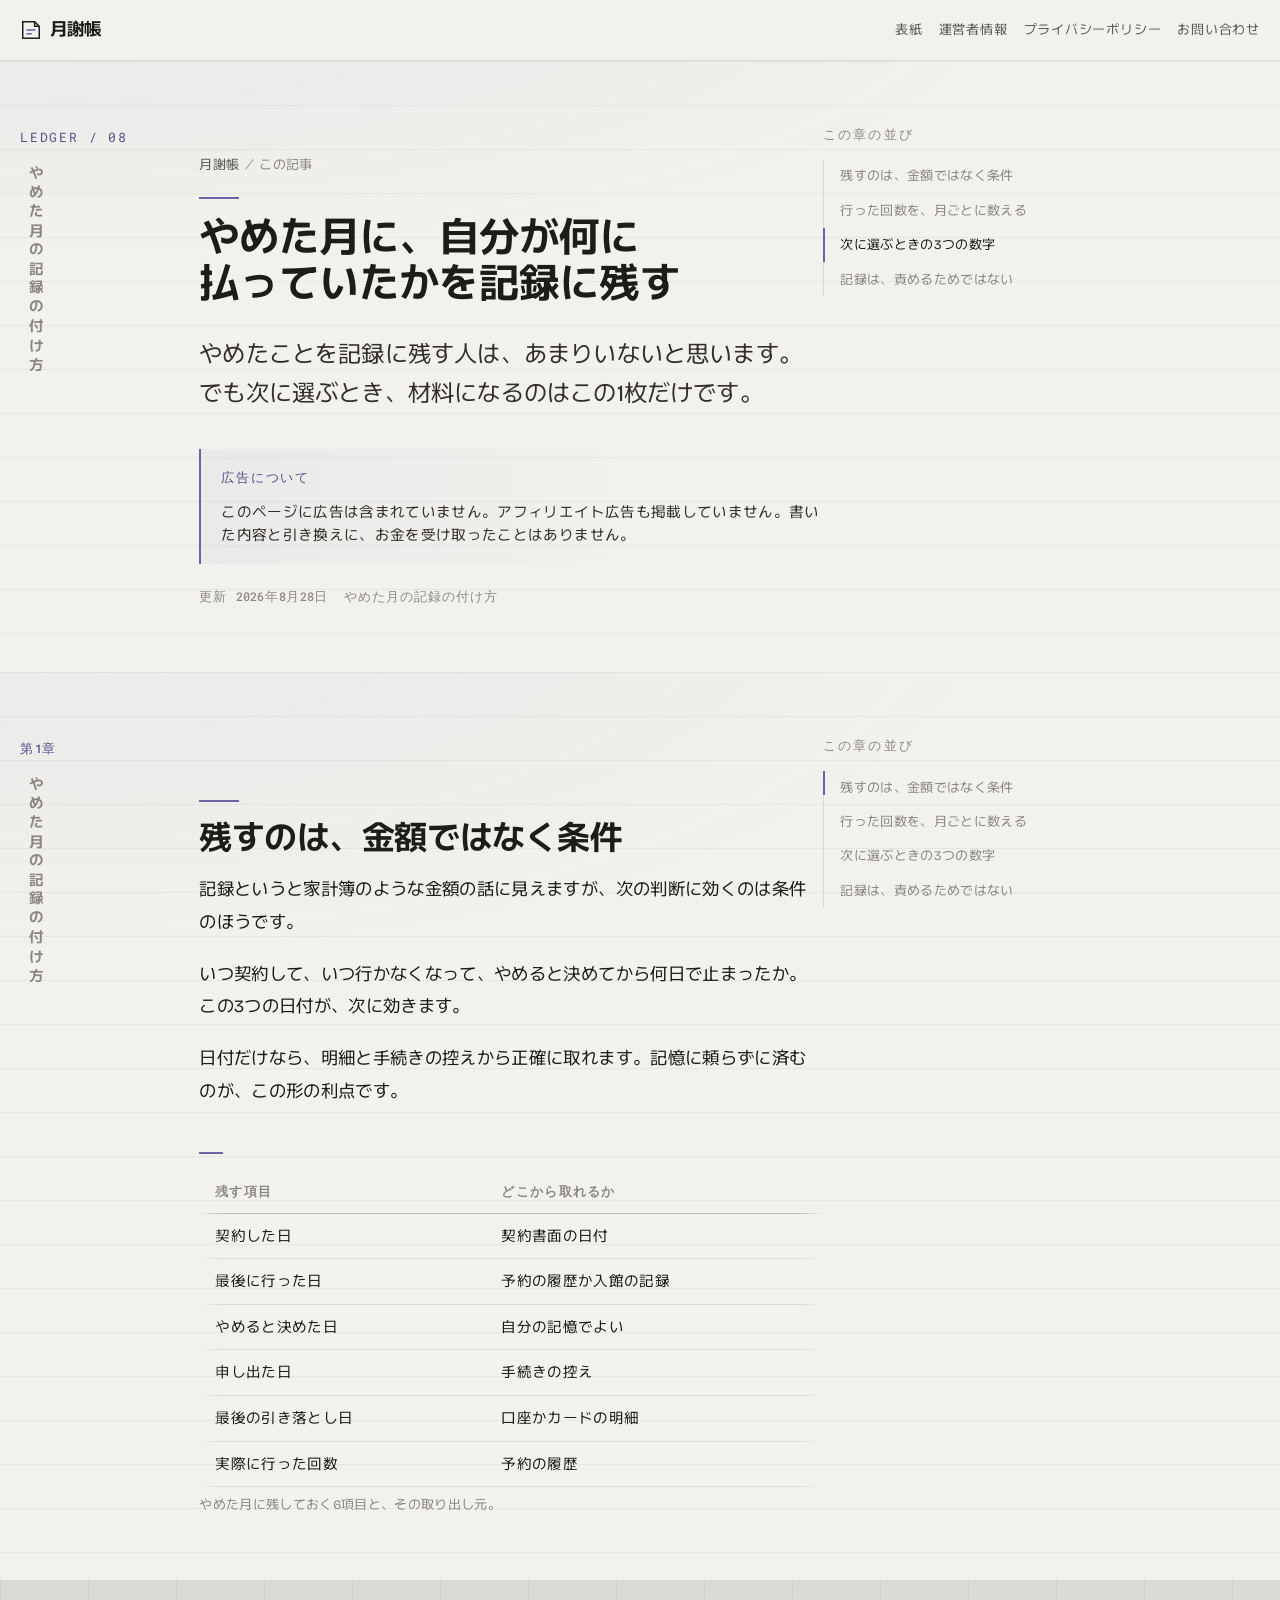
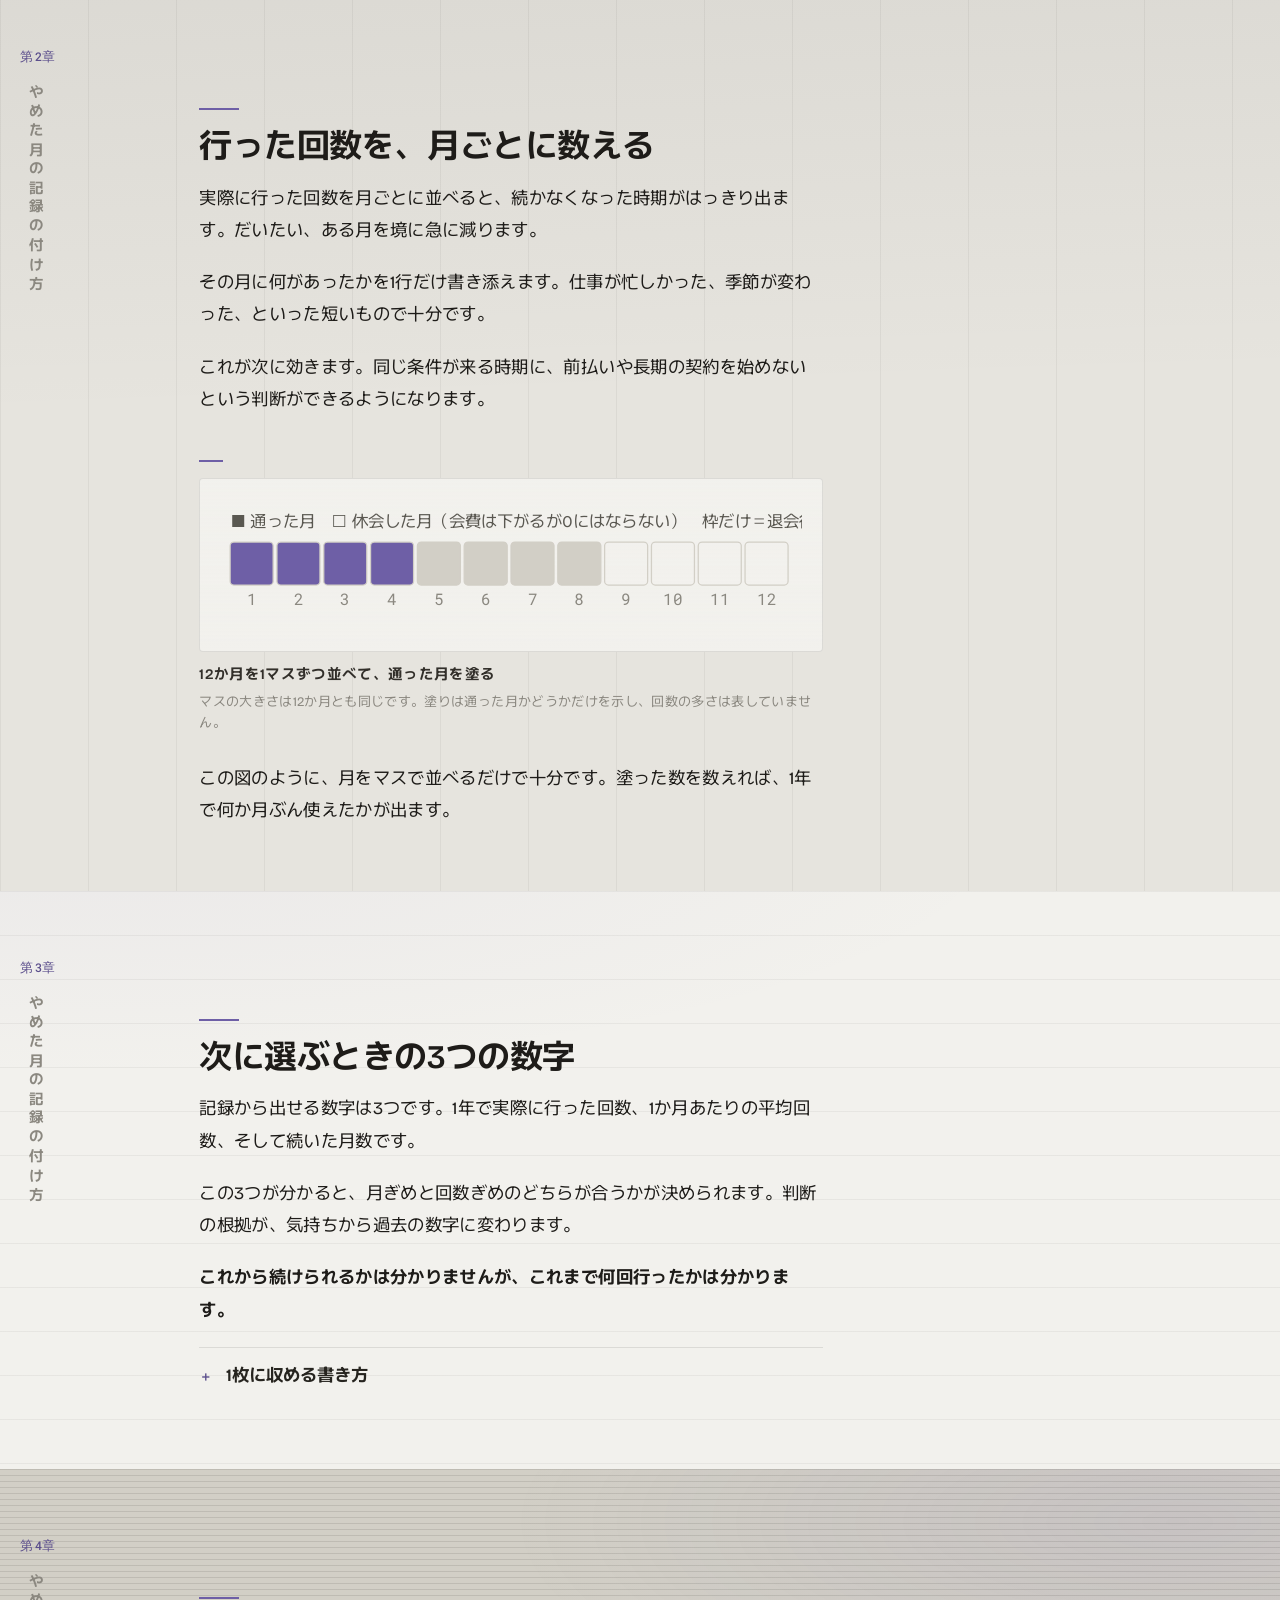
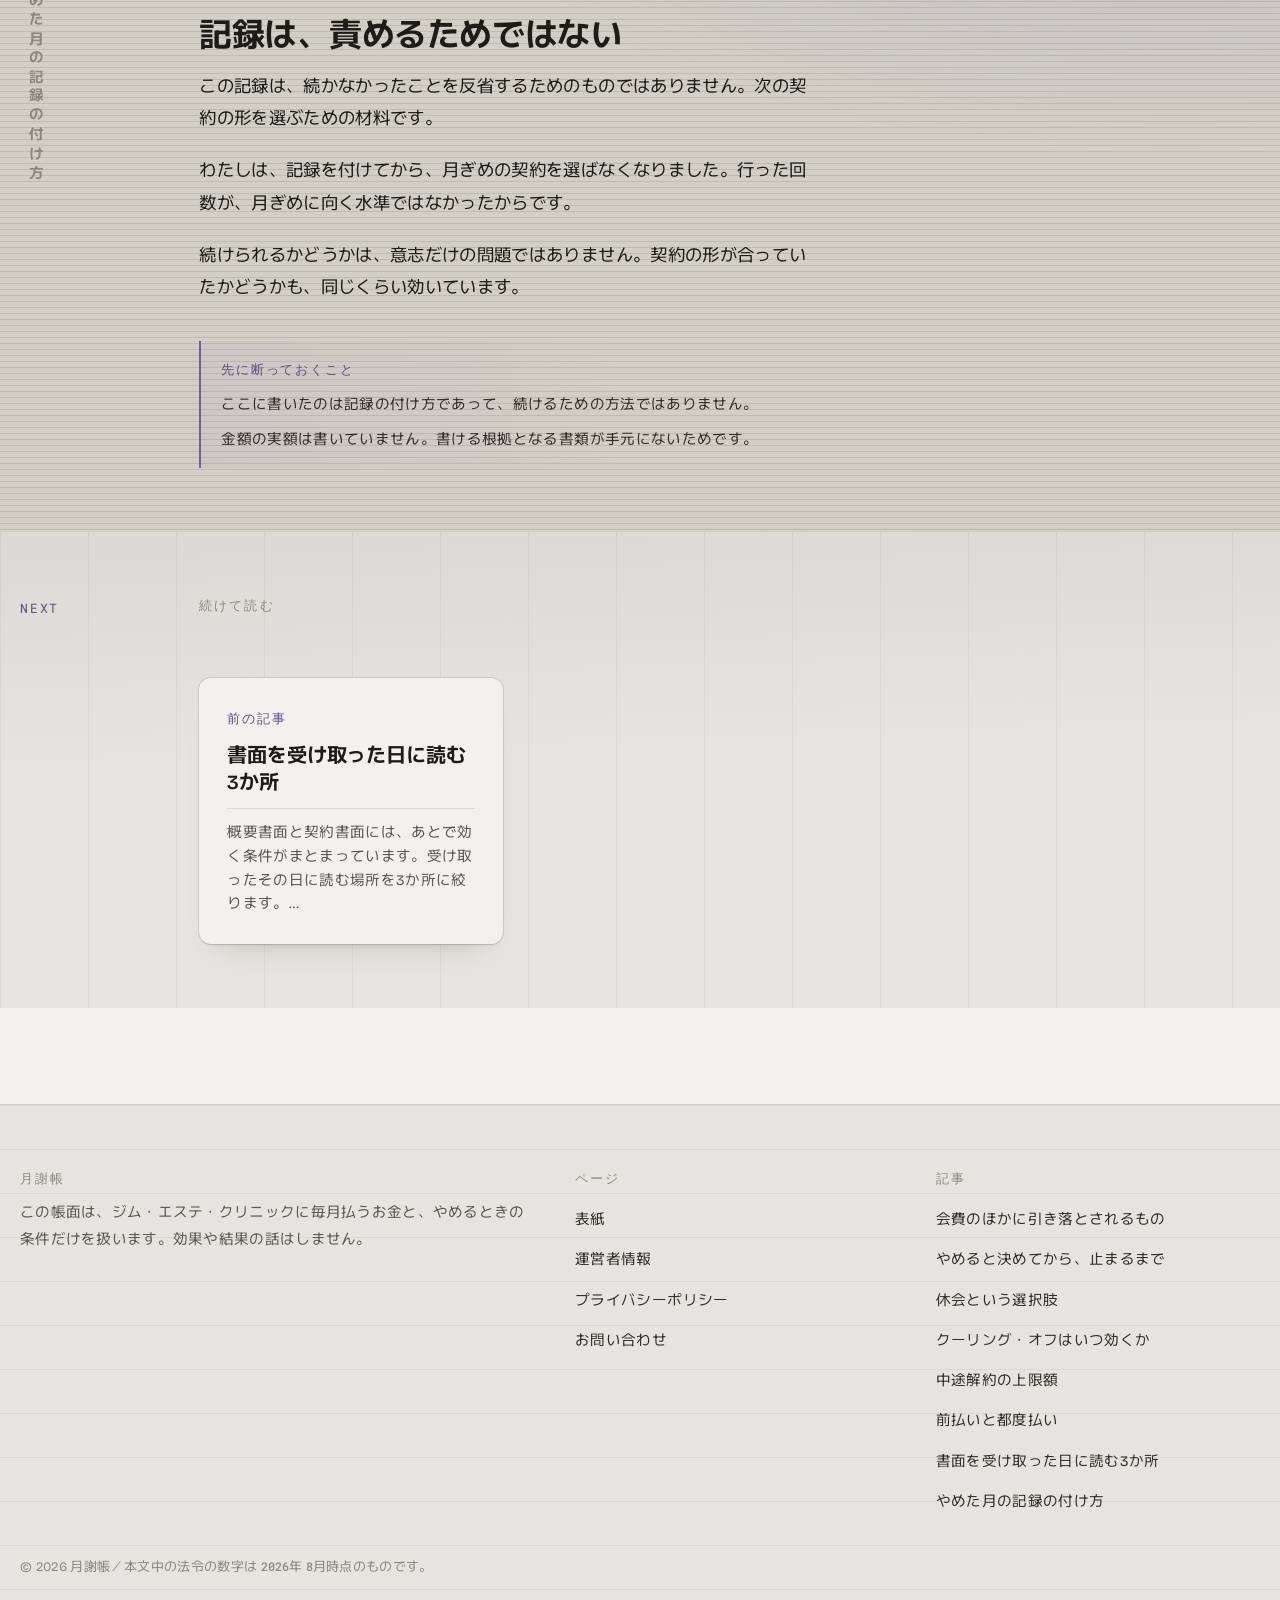
<file: a-kiroku.html>
<!doctype html>
<html lang="ja">
<head>
<meta charset="utf-8">
<meta name="viewport" content="width=device-width,initial-scale=1">
<title>やめた月に、自分が何に払っていたかを記録に残す｜月謝帳</title>
<meta name="description" content="やめたあとに何も残さないと、次も同じ選び方をします。次の判断に使える形で、やめた月を1枚に残す方法を書きます。">
<link rel="icon" href="assets/favicon.svg" type="image/svg+xml">
<meta name="theme-color" content="#F2F1ED" media="(prefers-color-scheme:light)">
<meta name="theme-color" content="#1A1917" media="(prefers-color-scheme:dark)">
<meta property="og:type" content="website">
<meta property="og:locale" content="ja_JP">
<meta property="og:title" content="やめた月に、自分が何に払っていたかを記録に残す｜月謝帳">
<meta property="og:description" content="やめたあとに何も残さないと、次も同じ選び方をします。次の判断に使える形で、やめた月を1枚に残す方法を書きます。">
<link rel="preconnect" href="https://fonts.googleapis.com"><link rel="preconnect" href="https://fonts.gstatic.com" crossorigin><link rel="stylesheet" href="https://fonts.googleapis.com/css2?family=Bricolage+Grotesque:opsz,wdth,wght@12..96,75..100,400..700&family=Murecho:wght@300..700&family=Roboto+Mono:wght@400;500&display=swap">
<link rel="stylesheet" href="assets/style.css">
<script>document.documentElement.classList.add("js")</script>
<script src="assets/app.js" defer></script>
</head>
<body>
<a class="skip" href="#main">本文へ移動</a>
<header class="head"><div class="shell head__in"><a class="brand" href="index.html"><svg class="brand__mark" viewBox="0 0 24 24" aria-hidden="true"><path d="M3 3h13l5 5v13H3z" fill="none" stroke="currentColor" stroke-width="1.6"/><path d="M16 3v5h5" fill="none" stroke="currentColor" stroke-width="1.6"/><path d="M7 12h10M7 16h6" stroke="var(--acc)" stroke-width="1.6"/></svg><span>月謝帳</span></a><nav class="nav" aria-label="このサイトの主な行き先"><a href="index.html">表紙</a><a href="about.html">運営者情報</a><a href="privacy.html">プライバシーポリシー</a><a href="contact.html">お問い合わせ</a></nav></div></header>
<main id="main"><section class="band band--face1" id="s0"><div class="shell"><div class="band__grid"><div class="col-lab"><span class="lab__n">LEDGER / 08</span><p class="rail__vert" aria-hidden="true">やめた月の記録の付け方</p></div><div class="stack"><p class="crumb"><a href="index.html">月謝帳</a> ／ この記事</p><h1 class="t-h1 rv"><span class="ph">やめた</span><span class="ph">月に、</span><span class="ph">自分が</span><span class="ph">何に</span><span class="ph">払っていたかを</span><span class="ph">記録に</span><span class="ph">残す</span></h1><p class="t-lede">やめたことを記録に残す人は、あまりいないと思います。でも次に選ぶとき、材料になるのはこの1枚だけです。</p><div class="notes"><p class="notes__t">広告について</p><p class="note">このページに広告は含まれていません。アフィリエイト広告も掲載していません。書いた内容と引き換えに、お金を受け取ったことはありません。</p></div><p class="art__meta"><span>更新 <span class="num">2026</span>年<span class="num">8</span>月<span class="num">28</span>日</span><span>やめた月の記録の付け方</span></p></div><div class="col-side"><p class="label">この章の並び</p><nav class="rail__list" aria-label="ページ内の目次"><span class="rail__mark" aria-hidden="true"></span><a class="rail__item" href="#s1">残すのは、金額ではなく条件</a><a class="rail__item" href="#s2">行った回数を、月ごとに数える</a><a class="rail__item" href="#s3">次に選ぶときの3つの数字</a><a class="rail__item" href="#s4">記録は、責めるためではない</a></nav></div></div></div></section>
<section class="band band--face1" id="s1"><div class="shell"><div class="band__grid"><div class="col-lab"><span class="lab__n">第<span class="num">1</span>章</span><p class="rail__vert" aria-hidden="true">やめた月の記録の付け方</p></div><div class="stack"><h2 class="t-h2 rv"><span class="ph">残すのは、</span><span class="ph">金額ではなく</span><span class="ph">条件</span></h2>
<p class="t-body">記録というと家計簿のような金額の話に見えますが、次の判断に効くのは条件のほうです。</p>
<p class="t-body">いつ契約して、いつ行かなくなって、やめると決めてから何日で止まったか。この3つの日付が、次に効きます。</p>
<p class="t-body">日付だけなら、明細と手続きの控えから正確に取れます。記憶に頼らずに済むのが、この形の利点です。</p>
<div class="fig rv"><div class="tbl-wrap"><table class="tbl"><caption class="sr">やめた月に残しておく6項目と、その取り出し元。</caption><thead><tr><th scope="col">残す項目</th><th scope="col">どこから取れるか</th></tr></thead><tbody><tr><td>契約した日</td><td>契約書面の日付</td></tr><tr><td>最後に行った日</td><td>予約の履歴か入館の記録</td></tr><tr><td>やめると決めた日</td><td>自分の記憶でよい</td></tr><tr><td>申し出た日</td><td>手続きの控え</td></tr><tr><td>最後の引き落とし日</td><td>口座かカードの明細</td></tr><tr><td>実際に行った回数</td><td>予約の履歴</td></tr></tbody></table></div><p class="fig__note">やめた月に残しておく6項目と、その取り出し元。</p></div></div><div class="col-side"><p class="label">この章の並び</p><nav class="rail__list" aria-label="ページ内の目次"><span class="rail__mark" aria-hidden="true"></span><a class="rail__item" href="#s1">残すのは、金額ではなく条件</a><a class="rail__item" href="#s2">行った回数を、月ごとに数える</a><a class="rail__item" href="#s3">次に選ぶときの3つの数字</a><a class="rail__item" href="#s4">記録は、責めるためではない</a></nav></div></div></div></section>
<section class="band band--face2" id="s2"><div class="shell"><div class="band__grid"><div class="col-lab"><span class="lab__n">第<span class="num">2</span>章</span><p class="rail__vert" aria-hidden="true">やめた月の記録の付け方</p></div><div class="stack"><h2 class="t-h2 rv"><span class="ph">行った</span><span class="ph">回数を、</span><span class="ph">月ごとに</span><span class="ph">数える</span></h2>
<p class="t-body">実際に行った回数を月ごとに並べると、続かなくなった時期がはっきり出ます。だいたい、ある月を境に急に減ります。</p>
<p class="t-body">その月に何があったかを1行だけ書き添えます。仕事が忙しかった、季節が変わった、といった短いもので十分です。</p>
<p class="t-body">これが次に効きます。同じ条件が来る時期に、前払いや長期の契約を始めないという判断ができるようになります。</p>
<figure class="fig rv"><div class="fig__box"><div class="fig__scroll"><svg viewBox="0 0 460 104" role="img" aria-label="12か月を1マスずつ並べ、通った月・休会した月・退会後の月を塗り分けた図"><text class="s-t-jp" x="8" y="22" fill="var(--n-60)">■ 通った月　□ 休会した月（会費は下がるが0にはならない）　枠だけ＝退会後</text><rect x="8" y="34" width="34" height="34" rx="3" fill="var(--acc)" stroke="var(--n-20)" stroke-width="1"/><text class="s-t" x="25" y="84" fill="var(--n-40)" text-anchor="middle">1</text><rect x="45" y="34" width="34" height="34" rx="3" fill="var(--acc)" stroke="var(--n-20)" stroke-width="1"/><text class="s-t" x="62" y="84" fill="var(--n-40)" text-anchor="middle">2</text><rect x="82" y="34" width="34" height="34" rx="3" fill="var(--acc)" stroke="var(--n-20)" stroke-width="1"/><text class="s-t" x="99" y="84" fill="var(--n-40)" text-anchor="middle">3</text><rect x="119" y="34" width="34" height="34" rx="3" fill="var(--acc)" stroke="var(--n-20)" stroke-width="1"/><text class="s-t" x="136" y="84" fill="var(--n-40)" text-anchor="middle">4</text><rect x="156" y="34" width="34" height="34" rx="3" fill="var(--n-20)" stroke="var(--n-20)" stroke-width="1"/><text class="s-t" x="173" y="84" fill="var(--n-40)" text-anchor="middle">5</text><rect x="193" y="34" width="34" height="34" rx="3" fill="var(--n-20)" stroke="var(--n-20)" stroke-width="1"/><text class="s-t" x="210" y="84" fill="var(--n-40)" text-anchor="middle">6</text><rect x="230" y="34" width="34" height="34" rx="3" fill="var(--n-20)" stroke="var(--n-20)" stroke-width="1"/><text class="s-t" x="247" y="84" fill="var(--n-40)" text-anchor="middle">7</text><rect x="267" y="34" width="34" height="34" rx="3" fill="var(--n-20)" stroke="var(--n-20)" stroke-width="1"/><text class="s-t" x="284" y="84" fill="var(--n-40)" text-anchor="middle">8</text><rect x="304" y="34" width="34" height="34" rx="3" fill="none" stroke="var(--n-20)" stroke-width="1"/><text class="s-t" x="321" y="84" fill="var(--n-40)" text-anchor="middle">9</text><rect x="341" y="34" width="34" height="34" rx="3" fill="none" stroke="var(--n-20)" stroke-width="1"/><text class="s-t" x="358" y="84" fill="var(--n-40)" text-anchor="middle">10</text><rect x="378" y="34" width="34" height="34" rx="3" fill="none" stroke="var(--n-20)" stroke-width="1"/><text class="s-t" x="395" y="84" fill="var(--n-40)" text-anchor="middle">11</text><rect x="415" y="34" width="34" height="34" rx="3" fill="none" stroke="var(--n-20)" stroke-width="1"/><text class="s-t" x="432" y="84" fill="var(--n-40)" text-anchor="middle">12</text></svg></div></div><figcaption class="fig__cap">12か月を1マスずつ並べて、通った月を塗る</figcaption><p class="fig__note">マスの大きさは12か月とも同じです。塗りは通った月かどうかだけを示し、回数の多さは表していません。</p></figure>
<p class="t-body">この図のように、月をマスで並べるだけで十分です。塗った数を数えれば、1年で何か月ぶん使えたかが出ます。</p></div><div class="col-side"></div></div></div></section>
<section class="band band--face1" id="s3"><div class="shell"><div class="band__grid"><div class="col-lab"><span class="lab__n">第<span class="num">3</span>章</span><p class="rail__vert" aria-hidden="true">やめた月の記録の付け方</p></div><div class="stack"><h2 class="t-h2 rv"><span class="ph">次に</span><span class="ph">選ぶときの</span><span class="ph">3つの</span><span class="ph">数字</span></h2>
<p class="t-body">記録から出せる数字は3つです。1年で実際に行った回数、1か月あたりの平均回数、そして続いた月数です。</p>
<p class="t-body">この3つが分かると、月ぎめと回数ぎめのどちらが合うかが決められます。判断の根拠が、気持ちから過去の数字に変わります。</p>
<p class="t-body lead-line">これから続けられるかは分かりませんが、これまで何回行ったかは分かります。</p>
<div class="fold"><button class="fold__btn" type="button"><span class="fold__mark">＋</span><span>1枚に収める書き方</span></button><div class="fold__body"><div><div class="fold__inner">A4の紙を横にして、上半分に<span class="num">6</span>つの項目、下半分に<span class="num">12</span>マスの月を並べます。上半分は日付だけ、下半分は塗るだけです。これ以上増やすと書かなくなるので、<span class="num">1</span>枚に収まる量で止めます。次に契約を検討するときに、この<span class="num">1</span>枚だけを見返します。</div></div></div></div></div><div class="col-side"></div></div></div></section>
<section class="band band--face3" id="s4"><div class="shell"><div class="band__grid"><div class="col-lab"><span class="lab__n">第<span class="num">4</span>章</span><p class="rail__vert" aria-hidden="true">やめた月の記録の付け方</p></div><div class="stack"><h2 class="t-h2 rv"><span class="ph">記録は、</span><span class="ph">責めるためでは</span><span class="ph">ない</span></h2>
<p class="t-body">この記録は、続かなかったことを反省するためのものではありません。次の契約の形を選ぶための材料です。</p>
<p class="t-body">わたしは、記録を付けてから、月ぎめの契約を選ばなくなりました。行った回数が、月ぎめに向く水準ではなかったからです。</p>
<p class="t-body">続けられるかどうかは、意志だけの問題ではありません。契約の形が合っていたかどうかも、同じくらい効いています。</p>
<div class="notes"><p class="notes__t">先に断っておくこと</p><p class="note">ここに書いたのは記録の付け方であって、続けるための方法ではありません。</p><p class="note">金額の実額は書いていません。書ける根拠となる書類が手元にないためです。</p></div></div><div class="col-side"></div></div></div></section>
<section class="band band--face2"><div class="shell"><div class="band__grid"><div class="col-lab"><span class="lab__n">NEXT</span></div><div><p class="label">続けて読む</p><div class="next"><a class="card" href="a-shomen.html"><span class="card__k">前の記事</span><span class="card__t"><span class="ph">書面を</span><span class="ph">受け取った日に</span><span class="ph">読む</span><span class="ph">3か所</span></span><span class="card__d">概要書面と契約書面には、あとで効く条件がまとまっています。受け取ったその日に読む場所を3か所に絞ります。…</span></a></div></div><div></div></div></div></section></main>
<footer class="foot"><div class="shell"><div class="foot__grid"><div><p class="label">月謝帳</p><p class="t-body" style="margin-top:12px;font-size:var(--fs-small);color:var(--ink-3)">この帳面は、ジム・エステ・クリニックに毎月払うお金と、やめるときの条件だけを扱います。効果や結果の話はしません。</p></div><div><p class="label">ページ</p><ul style="margin-top:12px"><li class="foot__li"><a href="index.html">表紙</a></li><li class="foot__li"><a href="about.html">運営者情報</a></li><li class="foot__li"><a href="privacy.html">プライバシーポリシー</a></li><li class="foot__li"><a href="contact.html">お問い合わせ</a></li></ul></div><div><p class="label">記事</p><ul style="margin-top:12px"><li class="foot__li"><a href="a-uchiwake.html">会費のほかに引き落とされるもの</a></li><li class="foot__li"><a href="a-taikai.html">やめると決めてから、止まるまで</a></li><li class="foot__li"><a href="a-kyukai.html">休会という選択肢</a></li><li class="foot__li"><a href="a-cooloff.html">クーリング・オフはいつ効くか</a></li><li class="foot__li"><a href="a-chuto.html">中途解約の上限額</a></li><li class="foot__li"><a href="a-maebarai.html">前払いと都度払い</a></li><li class="foot__li"><a href="a-shomen.html">書面を受け取った日に読む3か所</a></li><li class="foot__li"><a href="a-kiroku.html">やめた月の記録の付け方</a></li></ul></div></div><p class="src" style="margin-top:36px">© 2026 月謝帳／本文中の法令の数字は <span class="num">2026</span>年 <span class="num">8</span>月時点のものです。</p></div></footer>
</body>
</html>
</file>
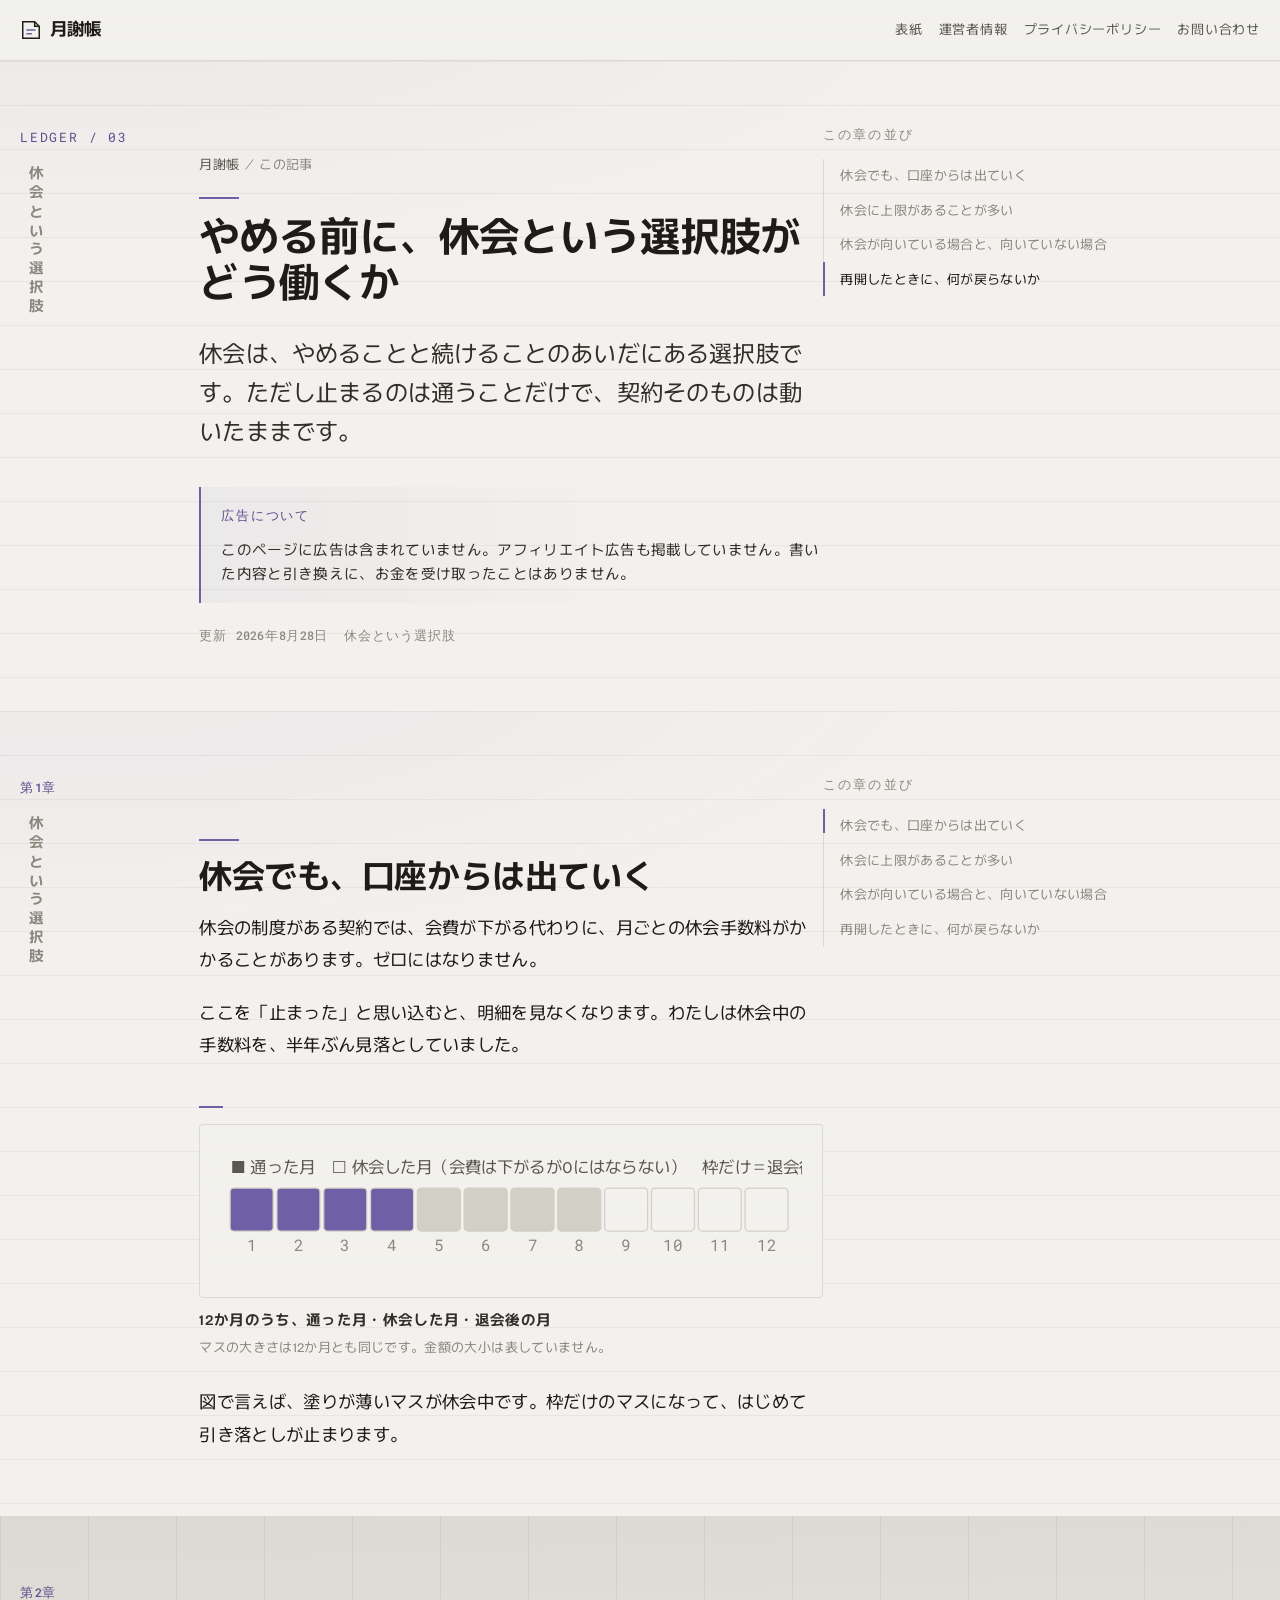
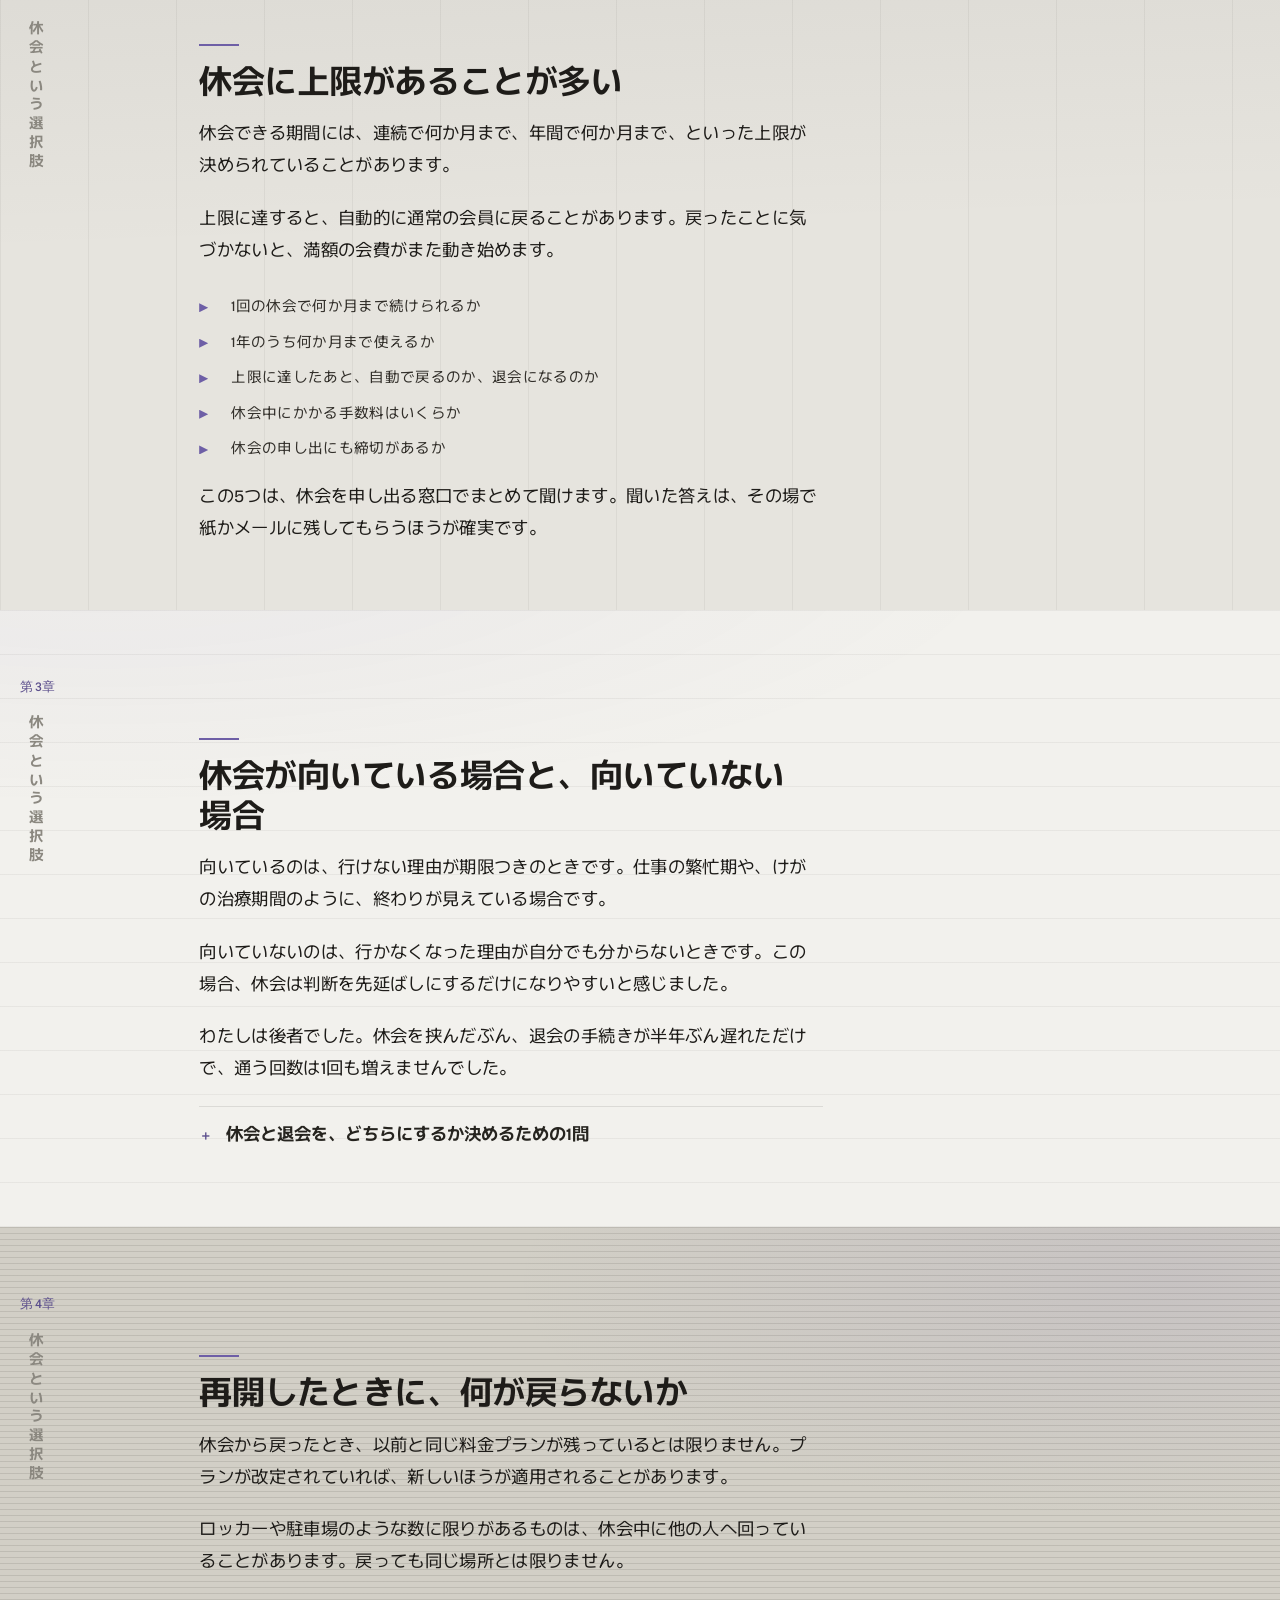
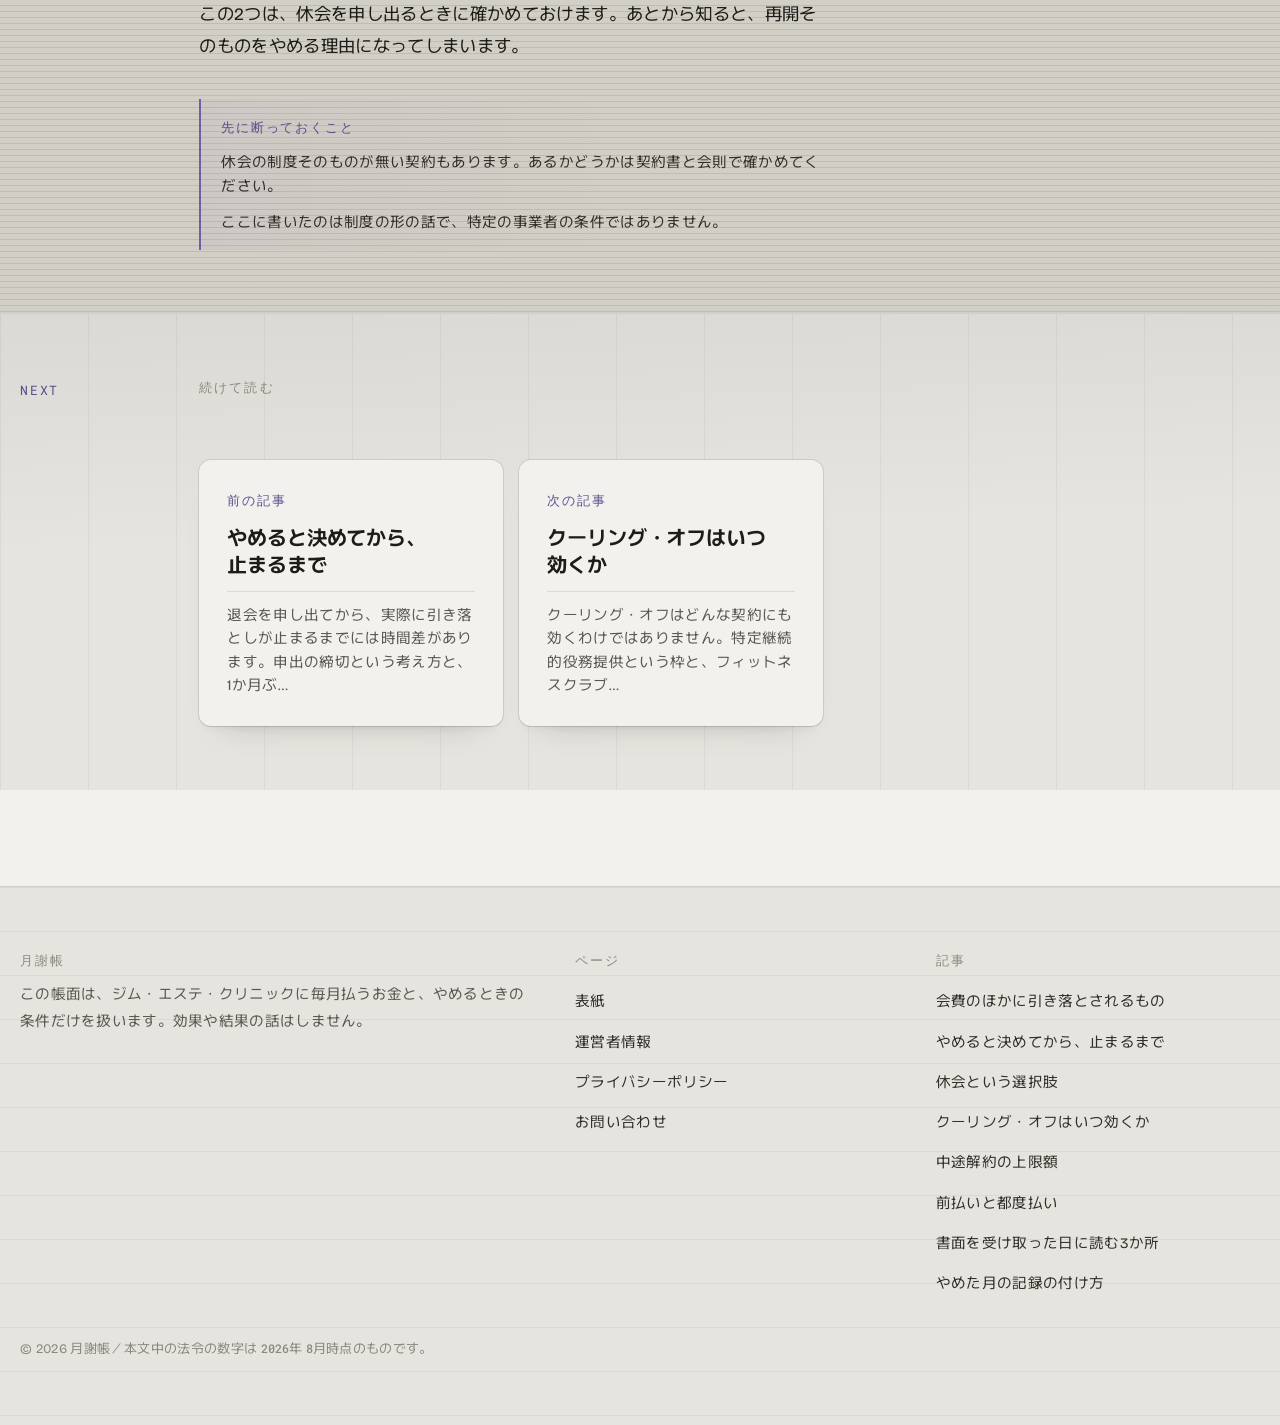
<file: a-kyukai.html>
<!doctype html>
<html lang="ja">
<head>
<meta charset="utf-8">
<meta name="viewport" content="width=device-width,initial-scale=1">
<title>やめる前に、休会という選択肢がどう働くか｜月謝帳</title>
<meta name="description" content="休会は会費が下がる代わりに、契約は生きたままです。何が止まって何が止まらないのか、続かなかった人の視点で整理します。">
<link rel="icon" href="assets/favicon.svg" type="image/svg+xml">
<meta name="theme-color" content="#F2F1ED" media="(prefers-color-scheme:light)">
<meta name="theme-color" content="#1A1917" media="(prefers-color-scheme:dark)">
<meta property="og:type" content="website">
<meta property="og:locale" content="ja_JP">
<meta property="og:title" content="やめる前に、休会という選択肢がどう働くか｜月謝帳">
<meta property="og:description" content="休会は会費が下がる代わりに、契約は生きたままです。何が止まって何が止まらないのか、続かなかった人の視点で整理します。">
<link rel="preconnect" href="https://fonts.googleapis.com"><link rel="preconnect" href="https://fonts.gstatic.com" crossorigin><link rel="stylesheet" href="https://fonts.googleapis.com/css2?family=Bricolage+Grotesque:opsz,wdth,wght@12..96,75..100,400..700&family=Murecho:wght@300..700&family=Roboto+Mono:wght@400;500&display=swap">
<link rel="stylesheet" href="assets/style.css">
<script>document.documentElement.classList.add("js")</script>
<script src="assets/app.js" defer></script>
</head>
<body>
<a class="skip" href="#main">本文へ移動</a>
<header class="head"><div class="shell head__in"><a class="brand" href="index.html"><svg class="brand__mark" viewBox="0 0 24 24" aria-hidden="true"><path d="M3 3h13l5 5v13H3z" fill="none" stroke="currentColor" stroke-width="1.6"/><path d="M16 3v5h5" fill="none" stroke="currentColor" stroke-width="1.6"/><path d="M7 12h10M7 16h6" stroke="var(--acc)" stroke-width="1.6"/></svg><span>月謝帳</span></a><nav class="nav" aria-label="このサイトの主な行き先"><a href="index.html">表紙</a><a href="about.html">運営者情報</a><a href="privacy.html">プライバシーポリシー</a><a href="contact.html">お問い合わせ</a></nav></div></header>
<main id="main"><section class="band band--face1" id="s0"><div class="shell"><div class="band__grid"><div class="col-lab"><span class="lab__n">LEDGER / 03</span><p class="rail__vert" aria-hidden="true">休会という選択肢</p></div><div class="stack"><p class="crumb"><a href="index.html">月謝帳</a> ／ この記事</p><h1 class="t-h1 rv"><span class="ph">やめる</span><span class="ph">前に、</span><span class="ph">休会という</span><span class="ph">選択肢が</span><span class="ph">どう</span><span class="ph">働くか</span></h1><p class="t-lede">休会は、やめることと続けることのあいだにある選択肢です。ただし止まるのは通うことだけで、契約そのものは動いたままです。</p><div class="notes"><p class="notes__t">広告について</p><p class="note">このページに広告は含まれていません。アフィリエイト広告も掲載していません。書いた内容と引き換えに、お金を受け取ったことはありません。</p></div><p class="art__meta"><span>更新 <span class="num">2026</span>年<span class="num">8</span>月<span class="num">28</span>日</span><span>休会という選択肢</span></p></div><div class="col-side"><p class="label">この章の並び</p><nav class="rail__list" aria-label="ページ内の目次"><span class="rail__mark" aria-hidden="true"></span><a class="rail__item" href="#s1">休会でも、口座からは出ていく</a><a class="rail__item" href="#s2">休会に上限があることが多い</a><a class="rail__item" href="#s3">休会が向いている場合と、向いていない場合</a><a class="rail__item" href="#s4">再開したときに、何が戻らないか</a></nav></div></div></div></section>
<section class="band band--face1" id="s1"><div class="shell"><div class="band__grid"><div class="col-lab"><span class="lab__n">第<span class="num">1</span>章</span><p class="rail__vert" aria-hidden="true">休会という選択肢</p></div><div class="stack"><h2 class="t-h2 rv"><span class="ph">休会でも、</span><span class="ph">口座からは</span><span class="ph">出ていく</span></h2>
<p class="t-body">休会の制度がある契約では、会費が下がる代わりに、月ごとの休会手数料がかかることがあります。ゼロにはなりません。</p>
<p class="t-body">ここを「止まった」と思い込むと、明細を見なくなります。わたしは休会中の手数料を、半年ぶん見落としていました。</p>
<figure class="fig rv"><div class="fig__box"><div class="fig__scroll"><svg viewBox="0 0 460 104" role="img" aria-label="12か月を1マスずつ並べ、通った月・休会した月・退会後の月を塗り分けた図"><text class="s-t-jp" x="8" y="22" fill="var(--n-60)">■ 通った月　□ 休会した月（会費は下がるが0にはならない）　枠だけ＝退会後</text><rect x="8" y="34" width="34" height="34" rx="3" fill="var(--acc)" stroke="var(--n-20)" stroke-width="1"/><text class="s-t" x="25" y="84" fill="var(--n-40)" text-anchor="middle">1</text><rect x="45" y="34" width="34" height="34" rx="3" fill="var(--acc)" stroke="var(--n-20)" stroke-width="1"/><text class="s-t" x="62" y="84" fill="var(--n-40)" text-anchor="middle">2</text><rect x="82" y="34" width="34" height="34" rx="3" fill="var(--acc)" stroke="var(--n-20)" stroke-width="1"/><text class="s-t" x="99" y="84" fill="var(--n-40)" text-anchor="middle">3</text><rect x="119" y="34" width="34" height="34" rx="3" fill="var(--acc)" stroke="var(--n-20)" stroke-width="1"/><text class="s-t" x="136" y="84" fill="var(--n-40)" text-anchor="middle">4</text><rect x="156" y="34" width="34" height="34" rx="3" fill="var(--n-20)" stroke="var(--n-20)" stroke-width="1"/><text class="s-t" x="173" y="84" fill="var(--n-40)" text-anchor="middle">5</text><rect x="193" y="34" width="34" height="34" rx="3" fill="var(--n-20)" stroke="var(--n-20)" stroke-width="1"/><text class="s-t" x="210" y="84" fill="var(--n-40)" text-anchor="middle">6</text><rect x="230" y="34" width="34" height="34" rx="3" fill="var(--n-20)" stroke="var(--n-20)" stroke-width="1"/><text class="s-t" x="247" y="84" fill="var(--n-40)" text-anchor="middle">7</text><rect x="267" y="34" width="34" height="34" rx="3" fill="var(--n-20)" stroke="var(--n-20)" stroke-width="1"/><text class="s-t" x="284" y="84" fill="var(--n-40)" text-anchor="middle">8</text><rect x="304" y="34" width="34" height="34" rx="3" fill="none" stroke="var(--n-20)" stroke-width="1"/><text class="s-t" x="321" y="84" fill="var(--n-40)" text-anchor="middle">9</text><rect x="341" y="34" width="34" height="34" rx="3" fill="none" stroke="var(--n-20)" stroke-width="1"/><text class="s-t" x="358" y="84" fill="var(--n-40)" text-anchor="middle">10</text><rect x="378" y="34" width="34" height="34" rx="3" fill="none" stroke="var(--n-20)" stroke-width="1"/><text class="s-t" x="395" y="84" fill="var(--n-40)" text-anchor="middle">11</text><rect x="415" y="34" width="34" height="34" rx="3" fill="none" stroke="var(--n-20)" stroke-width="1"/><text class="s-t" x="432" y="84" fill="var(--n-40)" text-anchor="middle">12</text></svg></div></div><figcaption class="fig__cap">12か月のうち、通った月・休会した月・退会後の月</figcaption><p class="fig__note">マスの大きさは12か月とも同じです。金額の大小は表していません。</p></figure>
<p class="t-body">図で言えば、塗りが薄いマスが休会中です。枠だけのマスになって、はじめて引き落としが止まります。</p></div><div class="col-side"><p class="label">この章の並び</p><nav class="rail__list" aria-label="ページ内の目次"><span class="rail__mark" aria-hidden="true"></span><a class="rail__item" href="#s1">休会でも、口座からは出ていく</a><a class="rail__item" href="#s2">休会に上限があることが多い</a><a class="rail__item" href="#s3">休会が向いている場合と、向いていない場合</a><a class="rail__item" href="#s4">再開したときに、何が戻らないか</a></nav></div></div></div></section>
<section class="band band--face2" id="s2"><div class="shell"><div class="band__grid"><div class="col-lab"><span class="lab__n">第<span class="num">2</span>章</span><p class="rail__vert" aria-hidden="true">休会という選択肢</p></div><div class="stack"><h2 class="t-h2 rv"><span class="ph">休会に</span><span class="ph">上限が</span><span class="ph">あることが</span><span class="ph">多い</span></h2>
<p class="t-body">休会できる期間には、連続で何か月まで、年間で何か月まで、といった上限が決められていることがあります。</p>
<p class="t-body">上限に達すると、自動的に通常の会員に戻ることがあります。戻ったことに気づかないと、満額の会費がまた動き始めます。</p>
<ul class="cl"><li class="cl__item"><span>1回の休会で何か月まで続けられるか</span></li><li class="cl__item"><span>1年のうち何か月まで使えるか</span></li><li class="cl__item"><span>上限に達したあと、自動で戻るのか、退会になるのか</span></li><li class="cl__item"><span>休会中にかかる手数料はいくらか</span></li><li class="cl__item"><span>休会の申し出にも締切があるか</span></li></ul>
<p class="t-body">この5つは、休会を申し出る窓口でまとめて聞けます。聞いた答えは、その場で紙かメールに残してもらうほうが確実です。</p></div><div class="col-side"></div></div></div></section>
<section class="band band--face1" id="s3"><div class="shell"><div class="band__grid"><div class="col-lab"><span class="lab__n">第<span class="num">3</span>章</span><p class="rail__vert" aria-hidden="true">休会という選択肢</p></div><div class="stack"><h2 class="t-h2 rv"><span class="ph">休会が</span><span class="ph">向いている</span><span class="ph">場合と、</span><span class="ph">向いていない</span><span class="ph">場合</span></h2>
<p class="t-body">向いているのは、行けない理由が期限つきのときです。仕事の繁忙期や、けがの治療期間のように、終わりが見えている場合です。</p>
<p class="t-body">向いていないのは、行かなくなった理由が自分でも分からないときです。この場合、休会は判断を先延ばしにするだけになりやすいと感じました。</p>
<p class="t-body">わたしは後者でした。休会を挟んだぶん、退会の手続きが半年ぶん遅れただけで、通う回数は1回も増えませんでした。</p>
<div class="fold"><button class="fold__btn" type="button"><span class="fold__mark">＋</span><span>休会と退会を、どちらにするか決めるための1問</span></button><div class="fold__body"><div><div class="fold__inner">「いつになったら再開できるか、日付で言えるか」だけを自分に聞きます。言えるなら休会が向いています。言えないなら、いったん退会して、再開したくなったときにもう一度入るほうが、判断が単純になります。再入会に入会金がかかる場合は、その額と休会中の手数料の合計を比べます。</div></div></div></div></div><div class="col-side"></div></div></div></section>
<section class="band band--face3" id="s4"><div class="shell"><div class="band__grid"><div class="col-lab"><span class="lab__n">第<span class="num">4</span>章</span><p class="rail__vert" aria-hidden="true">休会という選択肢</p></div><div class="stack"><h2 class="t-h2 rv"><span class="ph">再開したときに、</span><span class="ph">何が</span><span class="ph">戻らないか</span></h2>
<p class="t-body">休会から戻ったとき、以前と同じ料金プランが残っているとは限りません。プランが改定されていれば、新しいほうが適用されることがあります。</p>
<p class="t-body">ロッカーや駐車場のような数に限りがあるものは、休会中に他の人へ回っていることがあります。戻っても同じ場所とは限りません。</p>
<p class="t-body">この2つは、休会を申し出るときに確かめておけます。あとから知ると、再開そのものをやめる理由になってしまいます。</p>
<div class="notes"><p class="notes__t">先に断っておくこと</p><p class="note">休会の制度そのものが無い契約もあります。あるかどうかは契約書と会則で確かめてください。</p><p class="note">ここに書いたのは制度の形の話で、特定の事業者の条件ではありません。</p></div></div><div class="col-side"></div></div></div></section>
<section class="band band--face2"><div class="shell"><div class="band__grid"><div class="col-lab"><span class="lab__n">NEXT</span></div><div><p class="label">続けて読む</p><div class="next"><a class="card" href="a-taikai.html"><span class="card__k">前の記事</span><span class="card__t"><span class="ph">やめると</span><span class="ph">決めてから、</span><span class="ph">止まるまで</span></span><span class="card__d">退会を申し出てから、実際に引き落としが止まるまでには時間差があります。申出の締切という考え方と、1か月ぶ…</span></a><a class="card" href="a-cooloff.html"><span class="card__k">次の記事</span><span class="card__t"><span class="ph">クーリング・オフは</span><span class="ph">いつ</span><span class="ph">効くか</span></span><span class="card__d">クーリング・オフはどんな契約にも効くわけではありません。特定継続的役務提供という枠と、フィットネスクラブ…</span></a></div></div><div></div></div></div></section></main>
<footer class="foot"><div class="shell"><div class="foot__grid"><div><p class="label">月謝帳</p><p class="t-body" style="margin-top:12px;font-size:var(--fs-small);color:var(--ink-3)">この帳面は、ジム・エステ・クリニックに毎月払うお金と、やめるときの条件だけを扱います。効果や結果の話はしません。</p></div><div><p class="label">ページ</p><ul style="margin-top:12px"><li class="foot__li"><a href="index.html">表紙</a></li><li class="foot__li"><a href="about.html">運営者情報</a></li><li class="foot__li"><a href="privacy.html">プライバシーポリシー</a></li><li class="foot__li"><a href="contact.html">お問い合わせ</a></li></ul></div><div><p class="label">記事</p><ul style="margin-top:12px"><li class="foot__li"><a href="a-uchiwake.html">会費のほかに引き落とされるもの</a></li><li class="foot__li"><a href="a-taikai.html">やめると決めてから、止まるまで</a></li><li class="foot__li"><a href="a-kyukai.html">休会という選択肢</a></li><li class="foot__li"><a href="a-cooloff.html">クーリング・オフはいつ効くか</a></li><li class="foot__li"><a href="a-chuto.html">中途解約の上限額</a></li><li class="foot__li"><a href="a-maebarai.html">前払いと都度払い</a></li><li class="foot__li"><a href="a-shomen.html">書面を受け取った日に読む3か所</a></li><li class="foot__li"><a href="a-kiroku.html">やめた月の記録の付け方</a></li></ul></div></div><p class="src" style="margin-top:36px">© 2026 月謝帳／本文中の法令の数字は <span class="num">2026</span>年 <span class="num">8</span>月時点のものです。</p></div></footer>
</body>
</html>
</file>
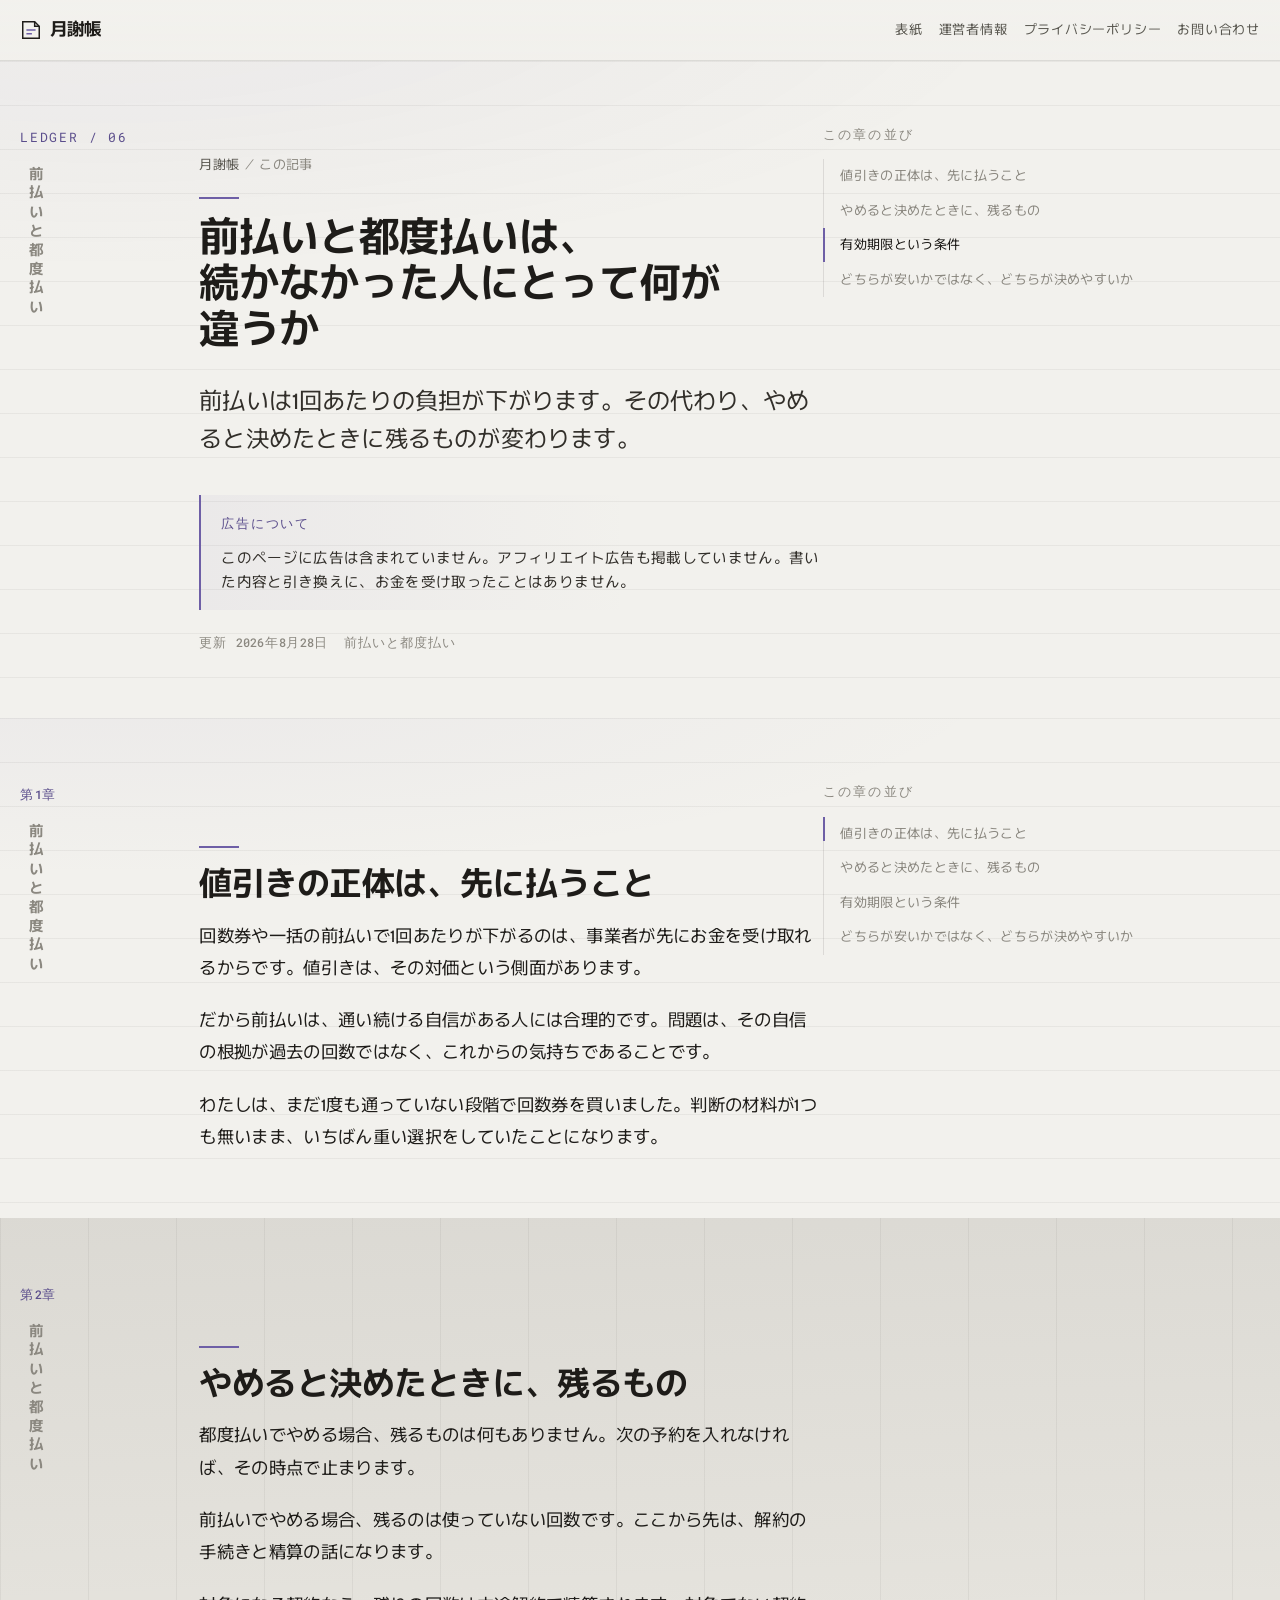
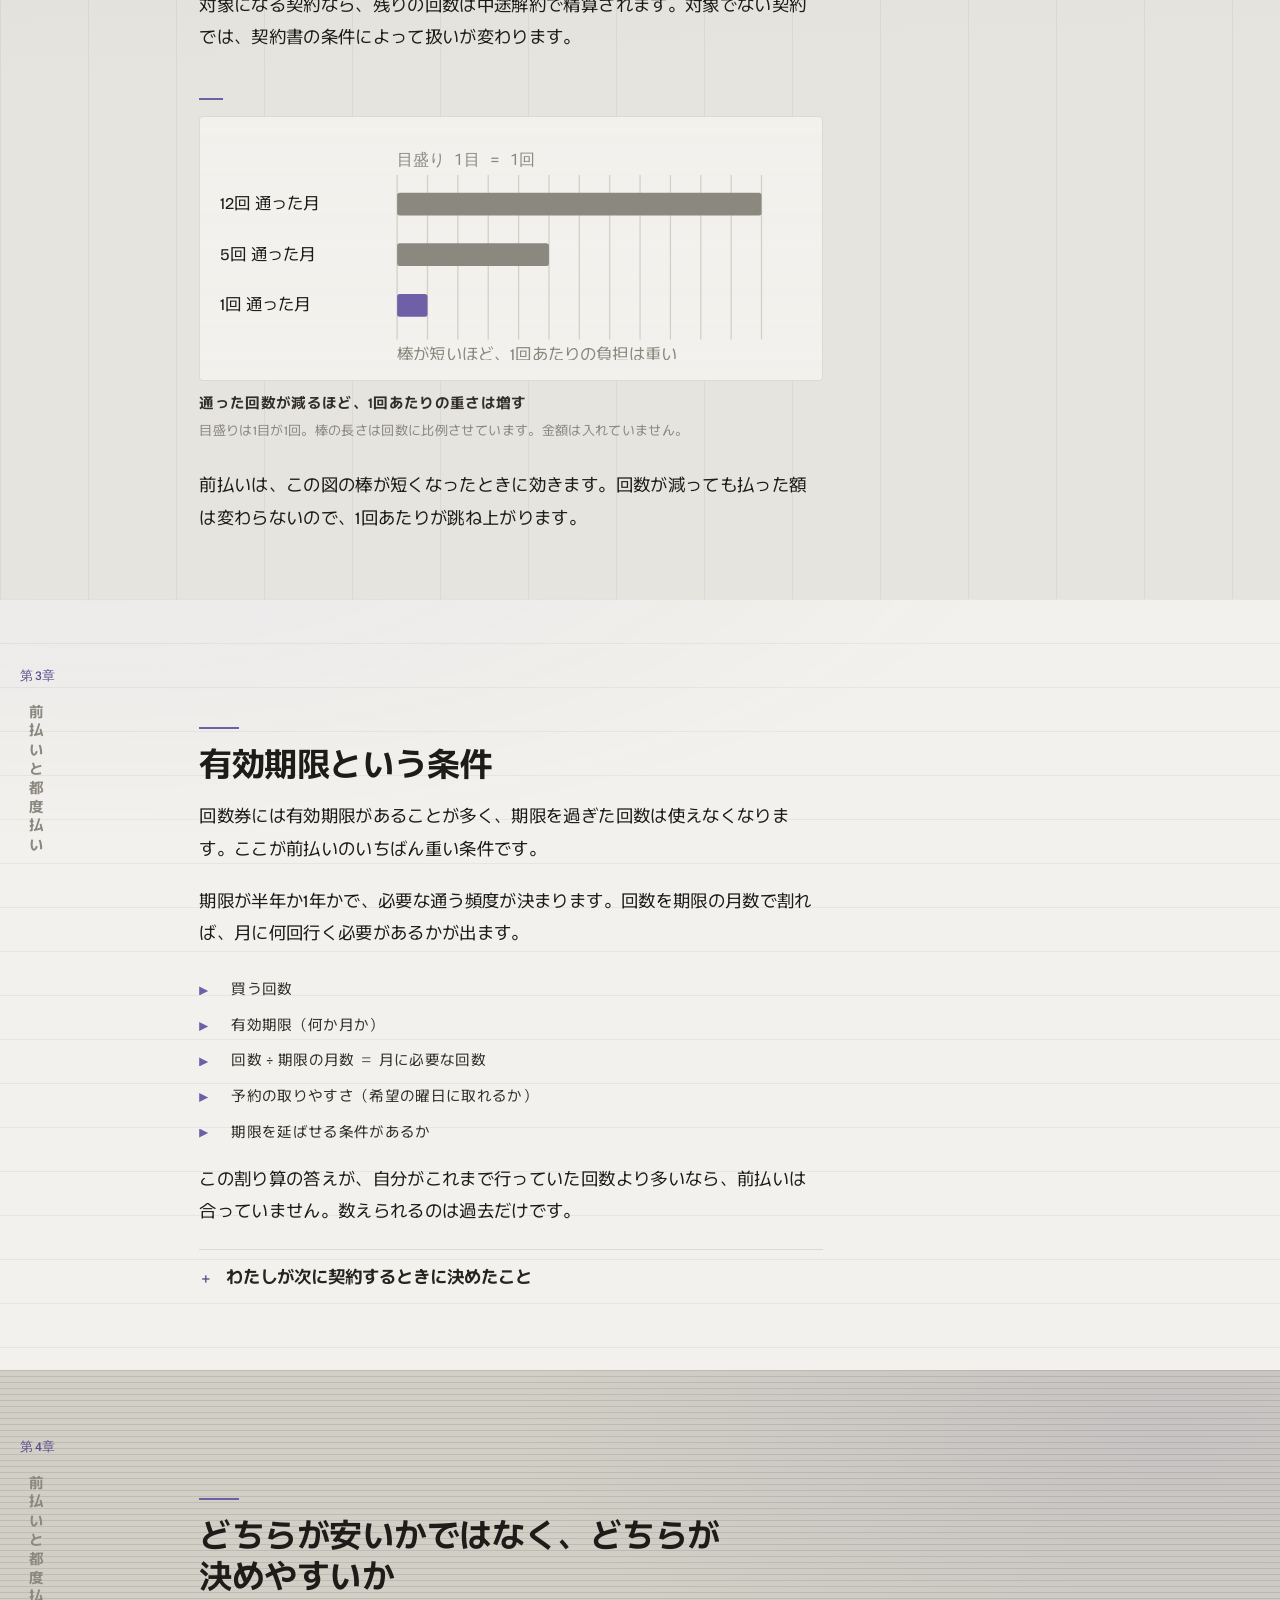
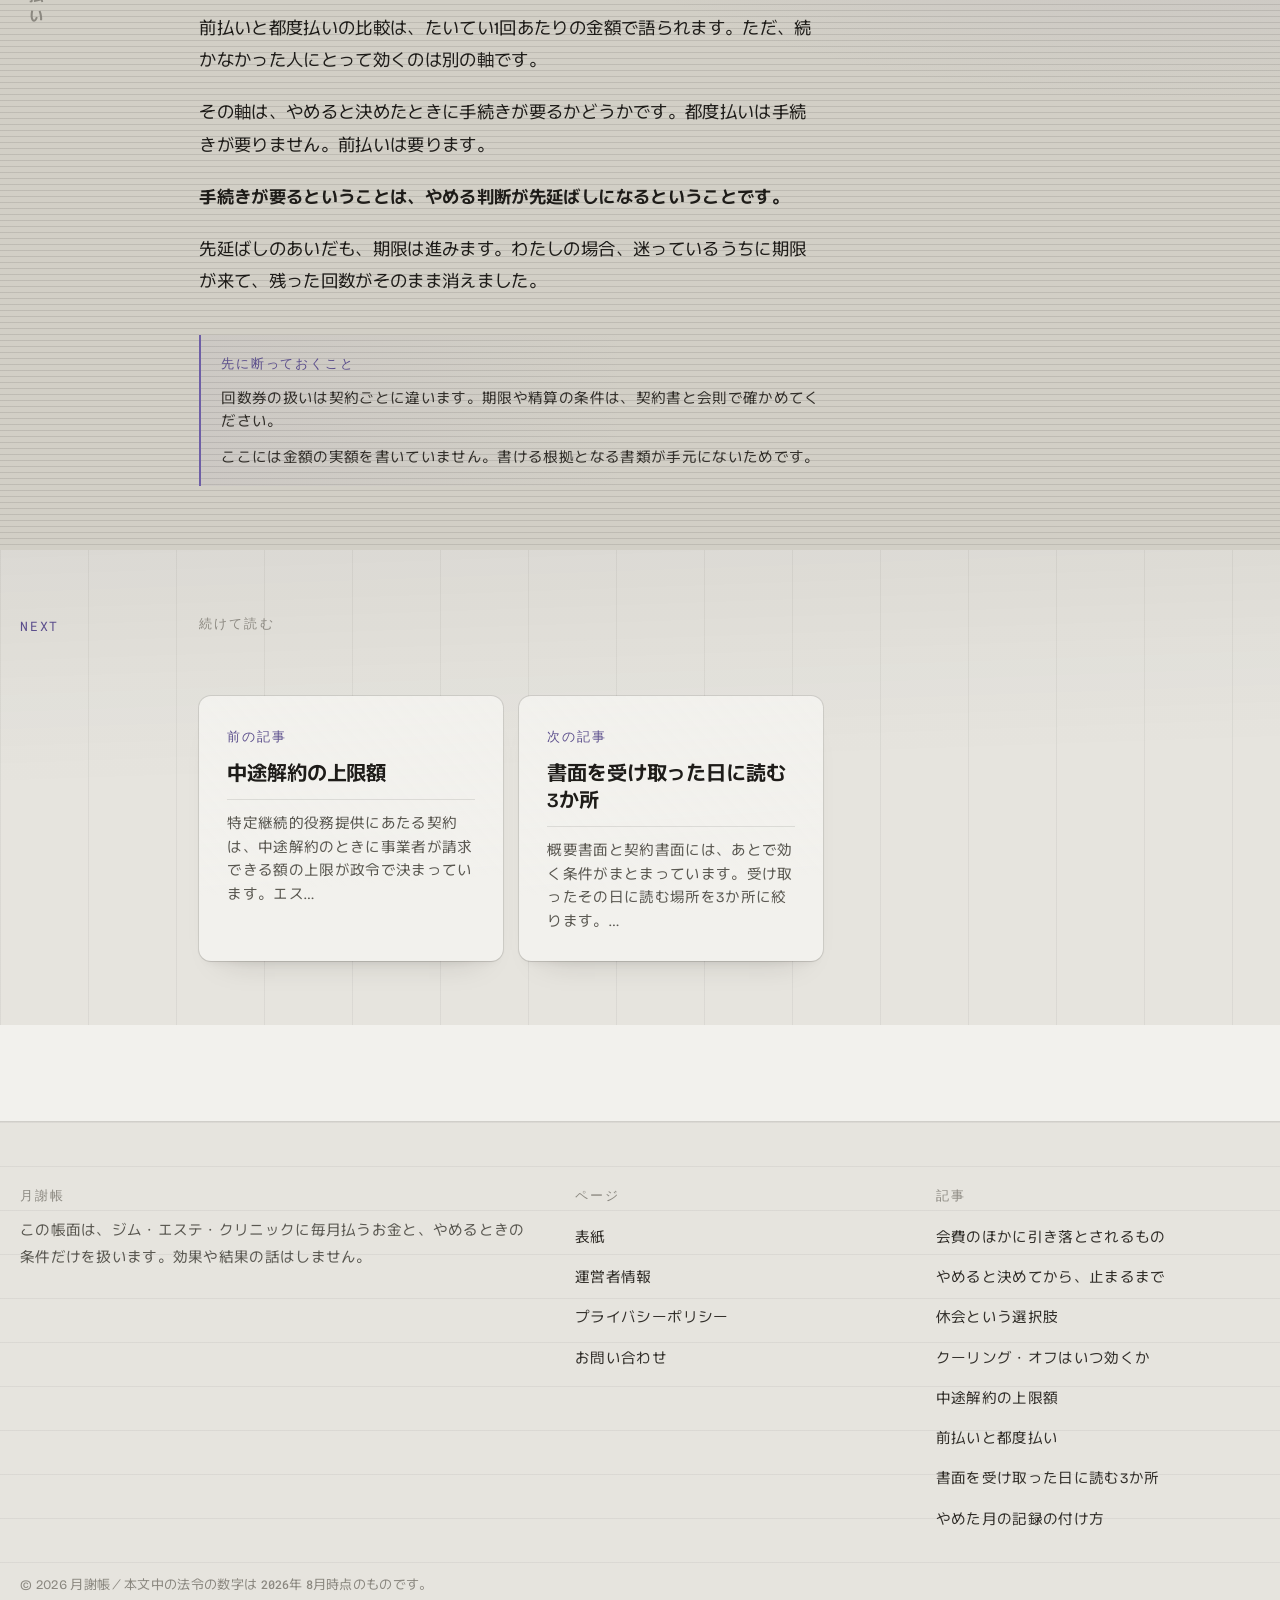
<file: a-maebarai.html>
<!doctype html>
<html lang="ja">
<head>
<meta charset="utf-8">
<meta name="viewport" content="width=device-width,initial-scale=1">
<title>前払いと都度払いは、続かなかった人にとって何が違うか｜月謝帳</title>
<meta name="description" content="回数券や一括前払いは1回あたりが下がる代わりに、やめる判断が重くなります。都度払いとの違いを、判断のしやすさで比べます。">
<link rel="icon" href="assets/favicon.svg" type="image/svg+xml">
<meta name="theme-color" content="#F2F1ED" media="(prefers-color-scheme:light)">
<meta name="theme-color" content="#1A1917" media="(prefers-color-scheme:dark)">
<meta property="og:type" content="website">
<meta property="og:locale" content="ja_JP">
<meta property="og:title" content="前払いと都度払いは、続かなかった人にとって何が違うか｜月謝帳">
<meta property="og:description" content="回数券や一括前払いは1回あたりが下がる代わりに、やめる判断が重くなります。都度払いとの違いを、判断のしやすさで比べます。">
<link rel="preconnect" href="https://fonts.googleapis.com"><link rel="preconnect" href="https://fonts.gstatic.com" crossorigin><link rel="stylesheet" href="https://fonts.googleapis.com/css2?family=Bricolage+Grotesque:opsz,wdth,wght@12..96,75..100,400..700&family=Murecho:wght@300..700&family=Roboto+Mono:wght@400;500&display=swap">
<link rel="stylesheet" href="assets/style.css">
<script>document.documentElement.classList.add("js")</script>
<script src="assets/app.js" defer></script>
</head>
<body>
<a class="skip" href="#main">本文へ移動</a>
<header class="head"><div class="shell head__in"><a class="brand" href="index.html"><svg class="brand__mark" viewBox="0 0 24 24" aria-hidden="true"><path d="M3 3h13l5 5v13H3z" fill="none" stroke="currentColor" stroke-width="1.6"/><path d="M16 3v5h5" fill="none" stroke="currentColor" stroke-width="1.6"/><path d="M7 12h10M7 16h6" stroke="var(--acc)" stroke-width="1.6"/></svg><span>月謝帳</span></a><nav class="nav" aria-label="このサイトの主な行き先"><a href="index.html">表紙</a><a href="about.html">運営者情報</a><a href="privacy.html">プライバシーポリシー</a><a href="contact.html">お問い合わせ</a></nav></div></header>
<main id="main"><section class="band band--face1" id="s0"><div class="shell"><div class="band__grid"><div class="col-lab"><span class="lab__n">LEDGER / 06</span><p class="rail__vert" aria-hidden="true">前払いと都度払い</p></div><div class="stack"><p class="crumb"><a href="index.html">月謝帳</a> ／ この記事</p><h1 class="t-h1 rv"><span class="ph">前払いと</span><span class="ph">都度払いは、</span><span class="ph">続かなかった</span><span class="ph">人にとって</span><span class="ph">何が</span><span class="ph">違うか</span></h1><p class="t-lede">前払いは1回あたりの負担が下がります。その代わり、やめると決めたときに残るものが変わります。</p><div class="notes"><p class="notes__t">広告について</p><p class="note">このページに広告は含まれていません。アフィリエイト広告も掲載していません。書いた内容と引き換えに、お金を受け取ったことはありません。</p></div><p class="art__meta"><span>更新 <span class="num">2026</span>年<span class="num">8</span>月<span class="num">28</span>日</span><span>前払いと都度払い</span></p></div><div class="col-side"><p class="label">この章の並び</p><nav class="rail__list" aria-label="ページ内の目次"><span class="rail__mark" aria-hidden="true"></span><a class="rail__item" href="#s1">値引きの正体は、先に払うこと</a><a class="rail__item" href="#s2">やめると決めたときに、残るもの</a><a class="rail__item" href="#s3">有効期限という条件</a><a class="rail__item" href="#s4">どちらが安いかではなく、どちらが決めやすいか</a></nav></div></div></div></section>
<section class="band band--face1" id="s1"><div class="shell"><div class="band__grid"><div class="col-lab"><span class="lab__n">第<span class="num">1</span>章</span><p class="rail__vert" aria-hidden="true">前払いと都度払い</p></div><div class="stack"><h2 class="t-h2 rv"><span class="ph">値引きの</span><span class="ph">正体は、</span><span class="ph">先に</span><span class="ph">払うこと</span></h2>
<p class="t-body">回数券や一括の前払いで1回あたりが下がるのは、事業者が先にお金を受け取れるからです。値引きは、その対価という側面があります。</p>
<p class="t-body">だから前払いは、通い続ける自信がある人には合理的です。問題は、その自信の根拠が過去の回数ではなく、これからの気持ちであることです。</p>
<p class="t-body">わたしは、まだ1度も通っていない段階で回数券を買いました。判断の材料が1つも無いまま、いちばん重い選択をしていたことになります。</p></div><div class="col-side"><p class="label">この章の並び</p><nav class="rail__list" aria-label="ページ内の目次"><span class="rail__mark" aria-hidden="true"></span><a class="rail__item" href="#s1">値引きの正体は、先に払うこと</a><a class="rail__item" href="#s2">やめると決めたときに、残るもの</a><a class="rail__item" href="#s3">有効期限という条件</a><a class="rail__item" href="#s4">どちらが安いかではなく、どちらが決めやすいか</a></nav></div></div></div></section>
<section class="band band--face2" id="s2"><div class="shell"><div class="band__grid"><div class="col-lab"><span class="lab__n">第<span class="num">2</span>章</span><p class="rail__vert" aria-hidden="true">前払いと都度払い</p></div><div class="stack"><h2 class="t-h2 rv"><span class="ph">やめると</span><span class="ph">決めたときに、</span><span class="ph">残るもの</span></h2>
<p class="t-body">都度払いでやめる場合、残るものは何もありません。次の予約を入れなければ、その時点で止まります。</p>
<p class="t-body">前払いでやめる場合、残るのは使っていない回数です。ここから先は、解約の手続きと精算の話になります。</p>
<p class="t-body">対象になる契約なら、残りの回数は中途解約で精算されます。対象でない契約では、契約書の条件によって扱いが変わります。</p>
<figure class="fig rv"><div class="fig__box"><div class="fig__scroll"><svg viewBox="0 0 460 176" role="img" aria-label="同じ月会費でも通った回数によって1回あたりの負担が変わることを、回数の目盛りで示した図"><text class="s-t" x="140" y="22" fill="var(--n-40)">目盛り 1目 = 1回</text><line x1="140" y1="30" x2="140" y2="160" stroke="var(--n-20)" stroke-width="1"/><line x1="164" y1="30" x2="164" y2="160" stroke="var(--n-20)" stroke-width="1"/><line x1="188" y1="30" x2="188" y2="160" stroke="var(--n-20)" stroke-width="1"/><line x1="212" y1="30" x2="212" y2="160" stroke="var(--n-20)" stroke-width="1"/><line x1="236" y1="30" x2="236" y2="160" stroke="var(--n-20)" stroke-width="1"/><line x1="260" y1="30" x2="260" y2="160" stroke="var(--n-20)" stroke-width="1"/><line x1="284" y1="30" x2="284" y2="160" stroke="var(--n-20)" stroke-width="1"/><line x1="308" y1="30" x2="308" y2="160" stroke="var(--n-20)" stroke-width="1"/><line x1="332" y1="30" x2="332" y2="160" stroke="var(--n-20)" stroke-width="1"/><line x1="356" y1="30" x2="356" y2="160" stroke="var(--n-20)" stroke-width="1"/><line x1="380" y1="30" x2="380" y2="160" stroke="var(--n-20)" stroke-width="1"/><line x1="404" y1="30" x2="404" y2="160" stroke="var(--n-20)" stroke-width="1"/><line x1="428" y1="30" x2="428" y2="160" stroke="var(--n-20)" stroke-width="1"/><text class="s-t-jp" x="0" y="57" fill="var(--n-95)">12回 通った月</text><rect class="bar__fill" x="140" y="44" width="288" height="18" rx="2" fill="var(--n-40)"/><text class="s-t-jp" x="0" y="97" fill="var(--n-95)">5回 通った月</text><rect class="bar__fill" x="140" y="84" width="120" height="18" rx="2" fill="var(--n-40)"/><text class="s-t-jp" x="0" y="137" fill="var(--n-95)">1回 通った月</text><rect class="bar__fill" x="140" y="124" width="24" height="18" rx="2" fill="var(--acc)"/><text class="s-t-jp" x="140" y="176" fill="var(--n-40)">棒が短いほど、1回あたりの負担は重い</text></svg></div></div><figcaption class="fig__cap">通った回数が減るほど、1回あたりの重さは増す</figcaption><p class="fig__note">目盛りは1目が1回。棒の長さは回数に比例させています。金額は入れていません。</p></figure>
<p class="t-body">前払いは、この図の棒が短くなったときに効きます。回数が減っても払った額は変わらないので、1回あたりが跳ね上がります。</p></div><div class="col-side"></div></div></div></section>
<section class="band band--face1" id="s3"><div class="shell"><div class="band__grid"><div class="col-lab"><span class="lab__n">第<span class="num">3</span>章</span><p class="rail__vert" aria-hidden="true">前払いと都度払い</p></div><div class="stack"><h2 class="t-h2 rv"><span class="ph">有効期限という</span><span class="ph">条件</span></h2>
<p class="t-body">回数券には有効期限があることが多く、期限を過ぎた回数は使えなくなります。ここが前払いのいちばん重い条件です。</p>
<p class="t-body">期限が半年か1年かで、必要な通う頻度が決まります。回数を期限の月数で割れば、月に何回行く必要があるかが出ます。</p>
<ul class="cl"><li class="cl__item"><span>買う回数</span></li><li class="cl__item"><span>有効期限（何か月か）</span></li><li class="cl__item"><span>回数 ÷ 期限の月数 ＝ 月に必要な回数</span></li><li class="cl__item"><span>予約の取りやすさ（希望の曜日に取れるか）</span></li><li class="cl__item"><span>期限を延ばせる条件があるか</span></li></ul>
<p class="t-body">この割り算の答えが、自分がこれまで行っていた回数より多いなら、前払いは合っていません。数えられるのは過去だけです。</p>
<div class="fold"><button class="fold__btn" type="button"><span class="fold__mark">＋</span><span>わたしが次に契約するときに決めたこと</span></button><div class="fold__body"><div><div class="fold__inner">まず都度払いで<span class="num">2</span>か月通ってから、実際に行った回数を数えます。その回数が、回数券の必要頻度を上回っていたら前払いに切り替えます。下回っていたら、都度払いのまま続けます。判断の材料を作ってから決める、という順番にしただけです。</div></div></div></div></div><div class="col-side"></div></div></div></section>
<section class="band band--face3" id="s4"><div class="shell"><div class="band__grid"><div class="col-lab"><span class="lab__n">第<span class="num">4</span>章</span><p class="rail__vert" aria-hidden="true">前払いと都度払い</p></div><div class="stack"><h2 class="t-h2 rv"><span class="ph">どちらが</span><span class="ph">安いかではなく、</span><span class="ph">どちらが</span><span class="ph">決めやすいか</span></h2>
<p class="t-body">前払いと都度払いの比較は、たいてい1回あたりの金額で語られます。ただ、続かなかった人にとって効くのは別の軸です。</p>
<p class="t-body">その軸は、やめると決めたときに手続きが要るかどうかです。都度払いは手続きが要りません。前払いは要ります。</p>
<p class="t-body lead-line">手続きが要るということは、やめる判断が先延ばしになるということです。</p>
<p class="t-body">先延ばしのあいだも、期限は進みます。わたしの場合、迷っているうちに期限が来て、残った回数がそのまま消えました。</p>
<div class="notes"><p class="notes__t">先に断っておくこと</p><p class="note">回数券の扱いは契約ごとに違います。期限や精算の条件は、契約書と会則で確かめてください。</p><p class="note">ここには金額の実額を書いていません。書ける根拠となる書類が手元にないためです。</p></div></div><div class="col-side"></div></div></div></section>
<section class="band band--face2"><div class="shell"><div class="band__grid"><div class="col-lab"><span class="lab__n">NEXT</span></div><div><p class="label">続けて読む</p><div class="next"><a class="card" href="a-chuto.html"><span class="card__k">前の記事</span><span class="card__t"><span class="ph">中途解約の</span><span class="ph">上限額</span></span><span class="card__d">特定継続的役務提供にあたる契約は、中途解約のときに事業者が請求できる額の上限が政令で決まっています。エス…</span></a><a class="card" href="a-shomen.html"><span class="card__k">次の記事</span><span class="card__t"><span class="ph">書面を</span><span class="ph">受け取った日に</span><span class="ph">読む</span><span class="ph">3か所</span></span><span class="card__d">概要書面と契約書面には、あとで効く条件がまとまっています。受け取ったその日に読む場所を3か所に絞ります。…</span></a></div></div><div></div></div></div></section></main>
<footer class="foot"><div class="shell"><div class="foot__grid"><div><p class="label">月謝帳</p><p class="t-body" style="margin-top:12px;font-size:var(--fs-small);color:var(--ink-3)">この帳面は、ジム・エステ・クリニックに毎月払うお金と、やめるときの条件だけを扱います。効果や結果の話はしません。</p></div><div><p class="label">ページ</p><ul style="margin-top:12px"><li class="foot__li"><a href="index.html">表紙</a></li><li class="foot__li"><a href="about.html">運営者情報</a></li><li class="foot__li"><a href="privacy.html">プライバシーポリシー</a></li><li class="foot__li"><a href="contact.html">お問い合わせ</a></li></ul></div><div><p class="label">記事</p><ul style="margin-top:12px"><li class="foot__li"><a href="a-uchiwake.html">会費のほかに引き落とされるもの</a></li><li class="foot__li"><a href="a-taikai.html">やめると決めてから、止まるまで</a></li><li class="foot__li"><a href="a-kyukai.html">休会という選択肢</a></li><li class="foot__li"><a href="a-cooloff.html">クーリング・オフはいつ効くか</a></li><li class="foot__li"><a href="a-chuto.html">中途解約の上限額</a></li><li class="foot__li"><a href="a-maebarai.html">前払いと都度払い</a></li><li class="foot__li"><a href="a-shomen.html">書面を受け取った日に読む3か所</a></li><li class="foot__li"><a href="a-kiroku.html">やめた月の記録の付け方</a></li></ul></div></div><p class="src" style="margin-top:36px">© 2026 月謝帳／本文中の法令の数字は <span class="num">2026</span>年 <span class="num">8</span>月時点のものです。</p></div></footer>
</body>
</html>
</file>
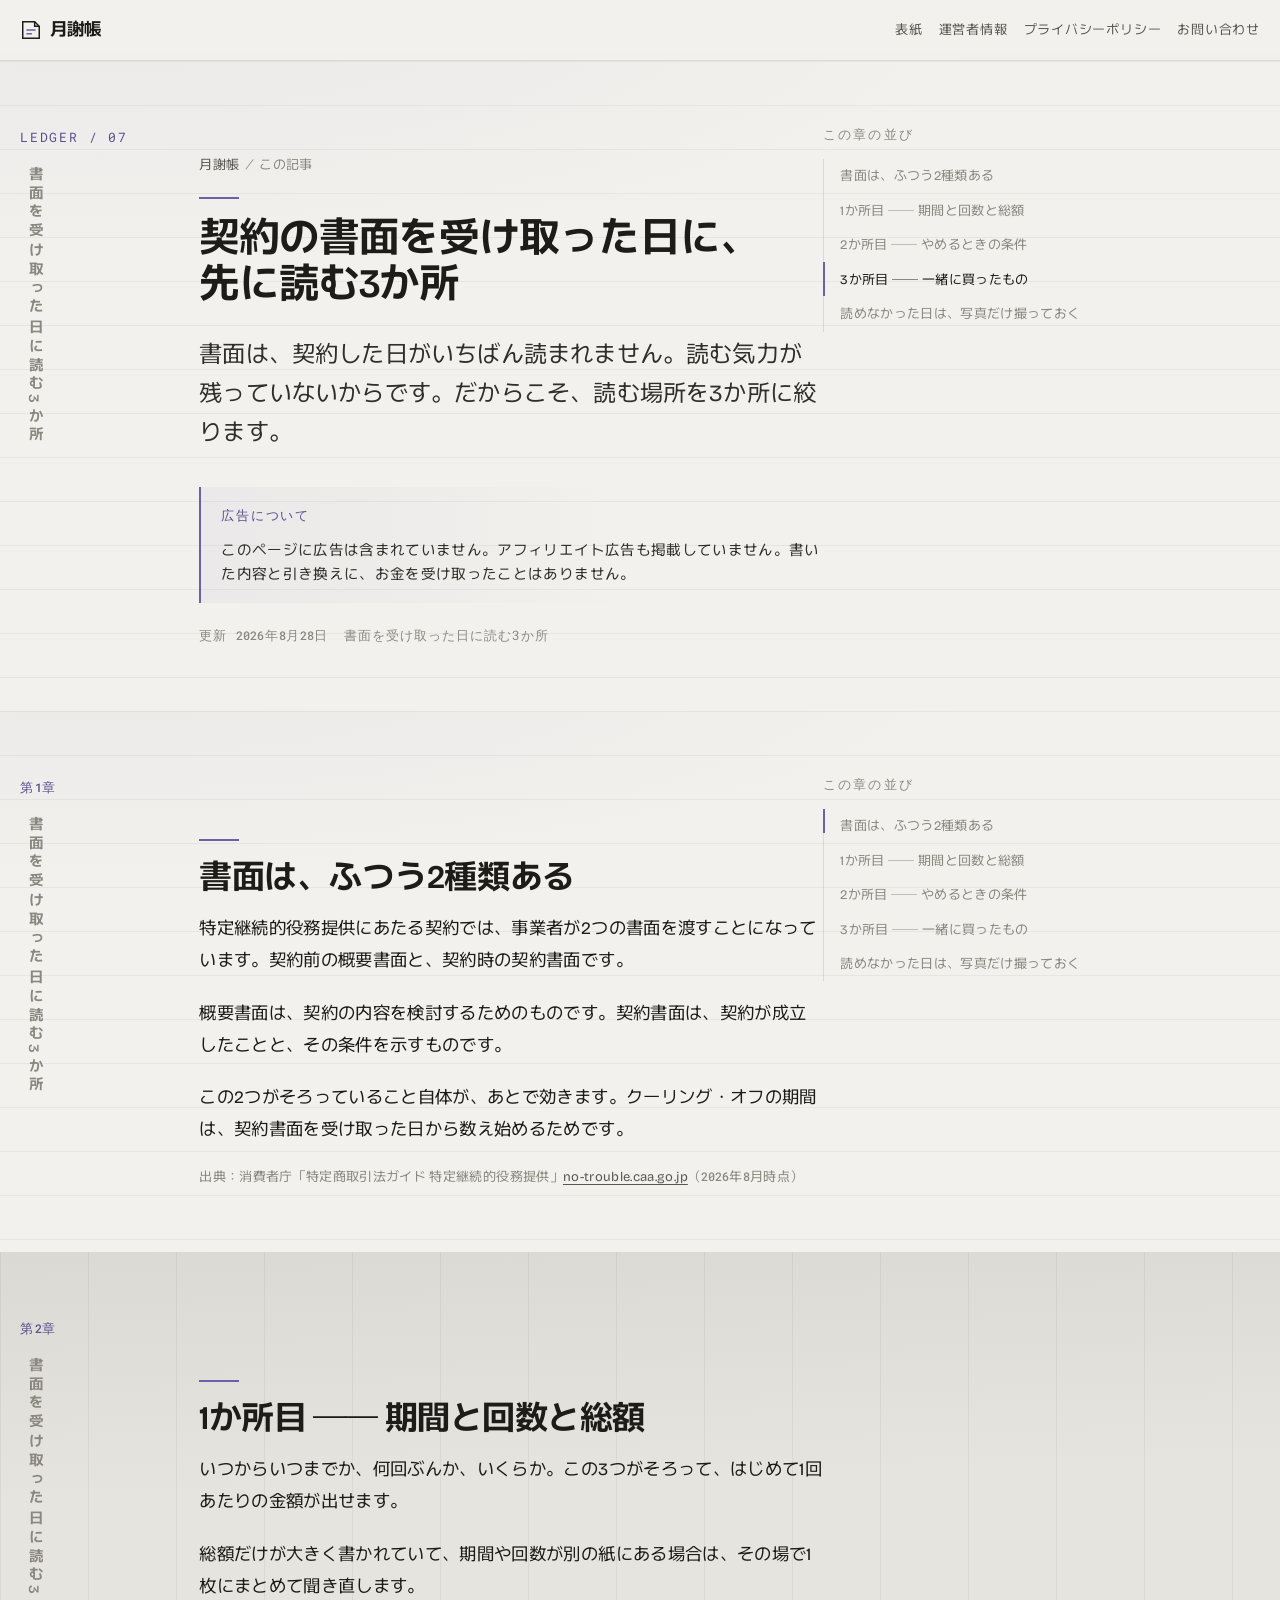
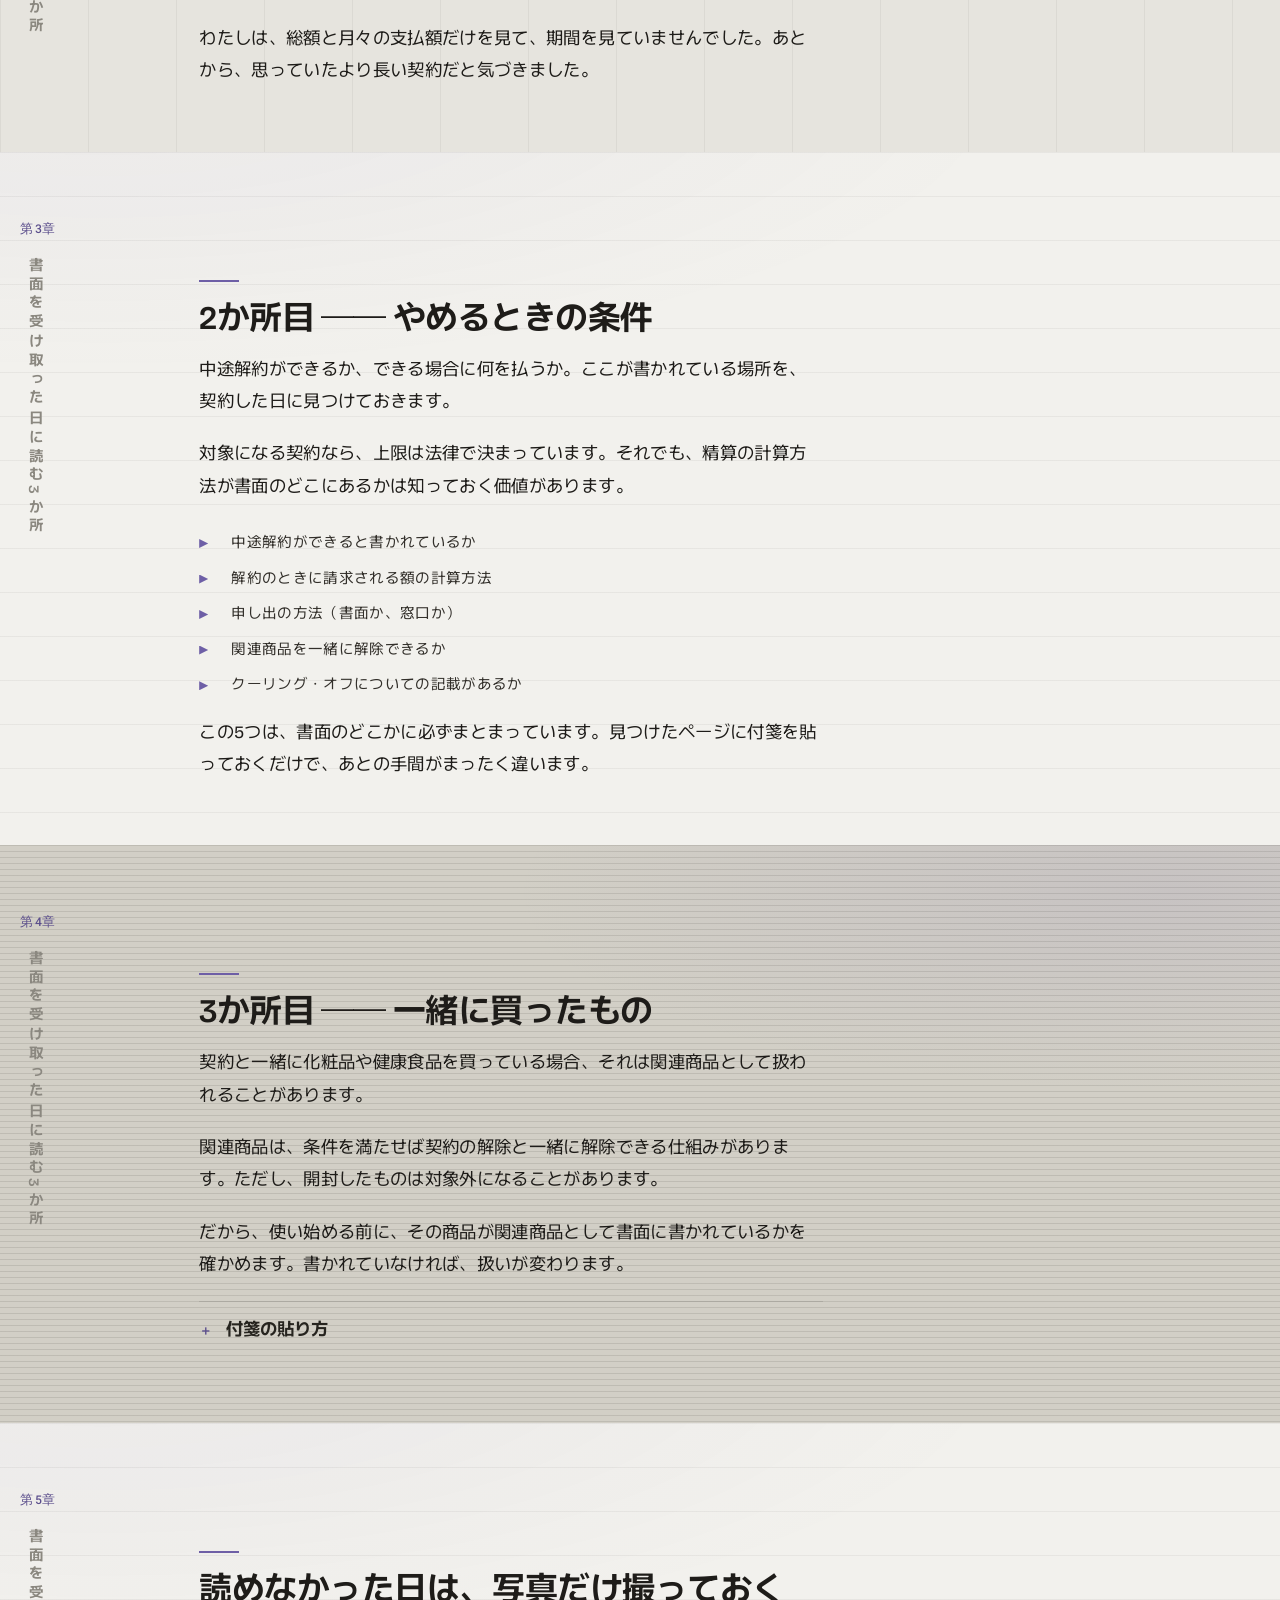
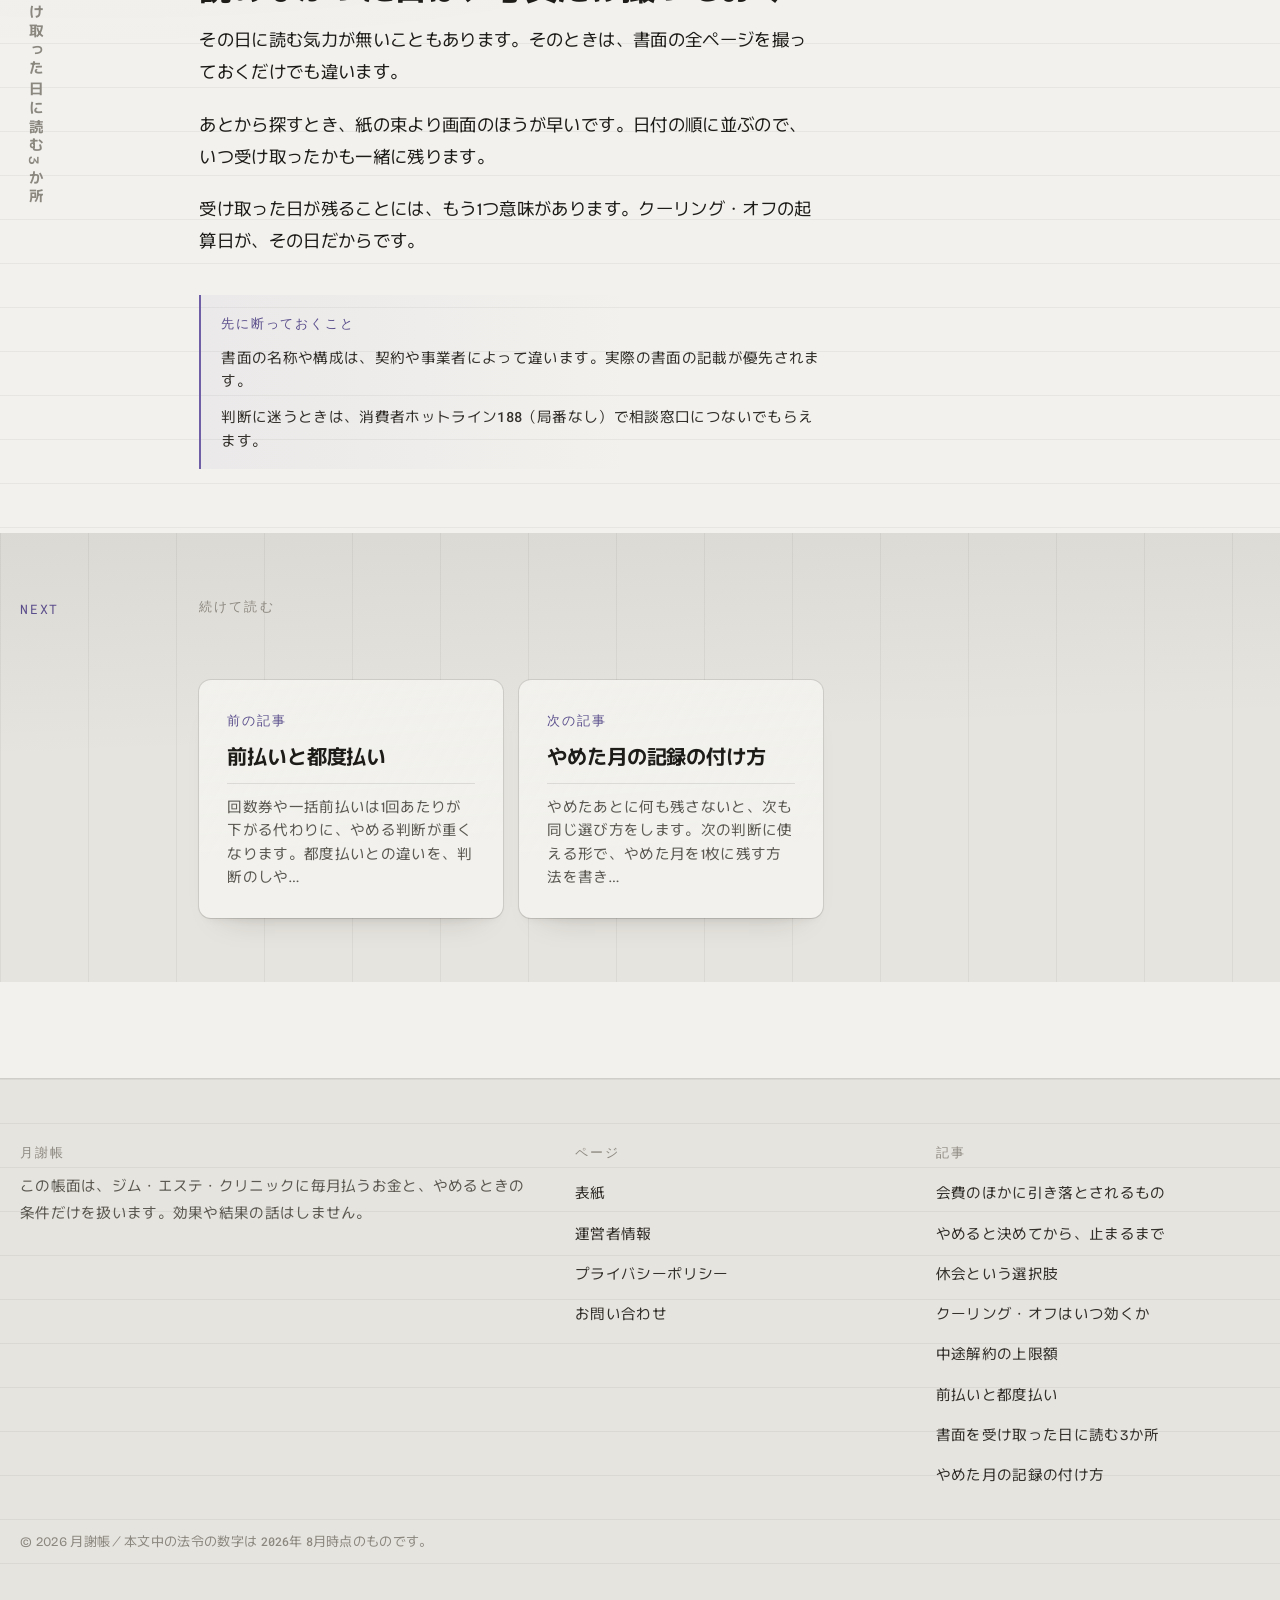
<file: a-shomen.html>
<!doctype html>
<html lang="ja">
<head>
<meta charset="utf-8">
<meta name="viewport" content="width=device-width,initial-scale=1">
<title>契約の書面を受け取った日に、先に読む3か所｜月謝帳</title>
<meta name="description" content="概要書面と契約書面には、あとで効く条件がまとまっています。受け取ったその日に読む場所を3か所に絞ります。">
<link rel="icon" href="assets/favicon.svg" type="image/svg+xml">
<meta name="theme-color" content="#F2F1ED" media="(prefers-color-scheme:light)">
<meta name="theme-color" content="#1A1917" media="(prefers-color-scheme:dark)">
<meta property="og:type" content="website">
<meta property="og:locale" content="ja_JP">
<meta property="og:title" content="契約の書面を受け取った日に、先に読む3か所｜月謝帳">
<meta property="og:description" content="概要書面と契約書面には、あとで効く条件がまとまっています。受け取ったその日に読む場所を3か所に絞ります。">
<link rel="preconnect" href="https://fonts.googleapis.com"><link rel="preconnect" href="https://fonts.gstatic.com" crossorigin><link rel="stylesheet" href="https://fonts.googleapis.com/css2?family=Bricolage+Grotesque:opsz,wdth,wght@12..96,75..100,400..700&family=Murecho:wght@300..700&family=Roboto+Mono:wght@400;500&display=swap">
<link rel="stylesheet" href="assets/style.css">
<script>document.documentElement.classList.add("js")</script>
<script src="assets/app.js" defer></script>
</head>
<body>
<a class="skip" href="#main">本文へ移動</a>
<header class="head"><div class="shell head__in"><a class="brand" href="index.html"><svg class="brand__mark" viewBox="0 0 24 24" aria-hidden="true"><path d="M3 3h13l5 5v13H3z" fill="none" stroke="currentColor" stroke-width="1.6"/><path d="M16 3v5h5" fill="none" stroke="currentColor" stroke-width="1.6"/><path d="M7 12h10M7 16h6" stroke="var(--acc)" stroke-width="1.6"/></svg><span>月謝帳</span></a><nav class="nav" aria-label="このサイトの主な行き先"><a href="index.html">表紙</a><a href="about.html">運営者情報</a><a href="privacy.html">プライバシーポリシー</a><a href="contact.html">お問い合わせ</a></nav></div></header>
<main id="main"><section class="band band--face1" id="s0"><div class="shell"><div class="band__grid"><div class="col-lab"><span class="lab__n">LEDGER / 07</span><p class="rail__vert" aria-hidden="true">書面を受け取った日に読む3か所</p></div><div class="stack"><p class="crumb"><a href="index.html">月謝帳</a> ／ この記事</p><h1 class="t-h1 rv"><span class="ph">契約の</span><span class="ph">書面を</span><span class="ph">受け取った日に、</span><span class="ph">先に</span><span class="ph">読む</span><span class="ph">3か所</span></h1><p class="t-lede">書面は、契約した日がいちばん読まれません。読む気力が残っていないからです。だからこそ、読む場所を3か所に絞ります。</p><div class="notes"><p class="notes__t">広告について</p><p class="note">このページに広告は含まれていません。アフィリエイト広告も掲載していません。書いた内容と引き換えに、お金を受け取ったことはありません。</p></div><p class="art__meta"><span>更新 <span class="num">2026</span>年<span class="num">8</span>月<span class="num">28</span>日</span><span>書面を受け取った日に読む3か所</span></p></div><div class="col-side"><p class="label">この章の並び</p><nav class="rail__list" aria-label="ページ内の目次"><span class="rail__mark" aria-hidden="true"></span><a class="rail__item" href="#s1">書面は、ふつう2種類ある</a><a class="rail__item" href="#s2">1か所目 ── 期間と回数と総額</a><a class="rail__item" href="#s3">2か所目 ── やめるときの条件</a><a class="rail__item" href="#s4">3か所目 ── 一緒に買ったもの</a><a class="rail__item" href="#s5">読めなかった日は、写真だけ撮っておく</a></nav></div></div></div></section>
<section class="band band--face1" id="s1"><div class="shell"><div class="band__grid"><div class="col-lab"><span class="lab__n">第<span class="num">1</span>章</span><p class="rail__vert" aria-hidden="true">書面を受け取った日に読む3か所</p></div><div class="stack"><h2 class="t-h2 rv"><span class="ph">書面は、</span><span class="ph">ふつう2種類</span><span class="ph">ある</span></h2>
<p class="t-body">特定継続的役務提供にあたる契約では、事業者が2つの書面を渡すことになっています。契約前の概要書面と、契約時の契約書面です。</p>
<p class="t-body">概要書面は、契約の内容を検討するためのものです。契約書面は、契約が成立したことと、その条件を示すものです。</p>
<p class="t-body">この2つがそろっていること自体が、あとで効きます。クーリング・オフの期間は、契約書面を受け取った日から数え始めるためです。</p>
<p class="src">出典：消費者庁「特定商取引法ガイド 特定継続的役務提供」<a href="https://www.no-trouble.caa.go.jp/what/continuousservices/">no-trouble.caa.go.jp</a>（<span class="num">2026</span>年<span class="num">8</span>月時点）</p></div><div class="col-side"><p class="label">この章の並び</p><nav class="rail__list" aria-label="ページ内の目次"><span class="rail__mark" aria-hidden="true"></span><a class="rail__item" href="#s1">書面は、ふつう2種類ある</a><a class="rail__item" href="#s2">1か所目 ── 期間と回数と総額</a><a class="rail__item" href="#s3">2か所目 ── やめるときの条件</a><a class="rail__item" href="#s4">3か所目 ── 一緒に買ったもの</a><a class="rail__item" href="#s5">読めなかった日は、写真だけ撮っておく</a></nav></div></div></div></section>
<section class="band band--face2" id="s2"><div class="shell"><div class="band__grid"><div class="col-lab"><span class="lab__n">第<span class="num">2</span>章</span><p class="rail__vert" aria-hidden="true">書面を受け取った日に読む3か所</p></div><div class="stack"><h2 class="t-h2 rv"><span class="ph">1か所目 ── </span><span class="ph">期間と</span><span class="ph">回数と</span><span class="ph">総額</span></h2>
<p class="t-body">いつからいつまでか、何回ぶんか、いくらか。この3つがそろって、はじめて1回あたりの金額が出せます。</p>
<p class="t-body">総額だけが大きく書かれていて、期間や回数が別の紙にある場合は、その場で1枚にまとめて聞き直します。</p>
<p class="t-body">わたしは、総額と月々の支払額だけを見て、期間を見ていませんでした。あとから、思っていたより長い契約だと気づきました。</p></div><div class="col-side"></div></div></div></section>
<section class="band band--face1" id="s3"><div class="shell"><div class="band__grid"><div class="col-lab"><span class="lab__n">第<span class="num">3</span>章</span><p class="rail__vert" aria-hidden="true">書面を受け取った日に読む3か所</p></div><div class="stack"><h2 class="t-h2 rv"><span class="ph">2か所目 ── </span><span class="ph">やめるときの</span><span class="ph">条件</span></h2>
<p class="t-body">中途解約ができるか、できる場合に何を払うか。ここが書かれている場所を、契約した日に見つけておきます。</p>
<p class="t-body">対象になる契約なら、上限は法律で決まっています。それでも、精算の計算方法が書面のどこにあるかは知っておく価値があります。</p>
<ul class="cl"><li class="cl__item"><span>中途解約ができると書かれているか</span></li><li class="cl__item"><span>解約のときに請求される額の計算方法</span></li><li class="cl__item"><span>申し出の方法（書面か、窓口か）</span></li><li class="cl__item"><span>関連商品を一緒に解除できるか</span></li><li class="cl__item"><span>クーリング・オフについての記載があるか</span></li></ul>
<p class="t-body">この5つは、書面のどこかに必ずまとまっています。見つけたページに付箋を貼っておくだけで、あとの手間がまったく違います。</p></div><div class="col-side"></div></div></div></section>
<section class="band band--face3" id="s4"><div class="shell"><div class="band__grid"><div class="col-lab"><span class="lab__n">第<span class="num">4</span>章</span><p class="rail__vert" aria-hidden="true">書面を受け取った日に読む3か所</p></div><div class="stack"><h2 class="t-h2 rv"><span class="ph">3か所目 ── </span><span class="ph">一緒に</span><span class="ph">買ったもの</span></h2>
<p class="t-body">契約と一緒に化粧品や健康食品を買っている場合、それは関連商品として扱われることがあります。</p>
<p class="t-body">関連商品は、条件を満たせば契約の解除と一緒に解除できる仕組みがあります。ただし、開封したものは対象外になることがあります。</p>
<p class="t-body">だから、使い始める前に、その商品が関連商品として書面に書かれているかを確かめます。書かれていなければ、扱いが変わります。</p>
<div class="fold"><button class="fold__btn" type="button"><span class="fold__mark">＋</span><span>付箋の貼り方</span></button><div class="fold__body"><div><div class="fold__inner">付箋は<span class="num">3</span>枚だけ使います。1枚目は「期間・回数・総額」が書いてあるページ、2枚目は「中途解約」の条項、3枚目は「関連商品」の一覧です。この<span class="num">3</span>枚が貼ってあれば、やめると決めた日に読み直す場所が<span class="num">3</span>か所に決まります。</div></div></div></div></div><div class="col-side"></div></div></div></section>
<section class="band band--face1" id="s5"><div class="shell"><div class="band__grid"><div class="col-lab"><span class="lab__n">第<span class="num">5</span>章</span><p class="rail__vert" aria-hidden="true">書面を受け取った日に読む3か所</p></div><div class="stack"><h2 class="t-h2 rv"><span class="ph">読めなかった日は、</span><span class="ph">写真だけ</span><span class="ph">撮っておく</span></h2>
<p class="t-body">その日に読む気力が無いこともあります。そのときは、書面の全ページを撮っておくだけでも違います。</p>
<p class="t-body">あとから探すとき、紙の束より画面のほうが早いです。日付の順に並ぶので、いつ受け取ったかも一緒に残ります。</p>
<p class="t-body">受け取った日が残ることには、もう1つ意味があります。クーリング・オフの起算日が、その日だからです。</p>
<div class="notes"><p class="notes__t">先に断っておくこと</p><p class="note">書面の名称や構成は、契約や事業者によって違います。実際の書面の記載が優先されます。</p><p class="note">判断に迷うときは、消費者ホットライン<span class="num">188</span>（局番なし）で相談窓口につないでもらえます。</p></div></div><div class="col-side"></div></div></div></section>
<section class="band band--face2"><div class="shell"><div class="band__grid"><div class="col-lab"><span class="lab__n">NEXT</span></div><div><p class="label">続けて読む</p><div class="next"><a class="card" href="a-maebarai.html"><span class="card__k">前の記事</span><span class="card__t"><span class="ph">前払いと</span><span class="ph">都度</span><span class="ph">払い</span></span><span class="card__d">回数券や一括前払いは1回あたりが下がる代わりに、やめる判断が重くなります。都度払いとの違いを、判断のしや…</span></a><a class="card" href="a-kiroku.html"><span class="card__k">次の記事</span><span class="card__t"><span class="ph">やめた</span><span class="ph">月の</span><span class="ph">記録の</span><span class="ph">付け方</span></span><span class="card__d">やめたあとに何も残さないと、次も同じ選び方をします。次の判断に使える形で、やめた月を1枚に残す方法を書き…</span></a></div></div><div></div></div></div></section></main>
<footer class="foot"><div class="shell"><div class="foot__grid"><div><p class="label">月謝帳</p><p class="t-body" style="margin-top:12px;font-size:var(--fs-small);color:var(--ink-3)">この帳面は、ジム・エステ・クリニックに毎月払うお金と、やめるときの条件だけを扱います。効果や結果の話はしません。</p></div><div><p class="label">ページ</p><ul style="margin-top:12px"><li class="foot__li"><a href="index.html">表紙</a></li><li class="foot__li"><a href="about.html">運営者情報</a></li><li class="foot__li"><a href="privacy.html">プライバシーポリシー</a></li><li class="foot__li"><a href="contact.html">お問い合わせ</a></li></ul></div><div><p class="label">記事</p><ul style="margin-top:12px"><li class="foot__li"><a href="a-uchiwake.html">会費のほかに引き落とされるもの</a></li><li class="foot__li"><a href="a-taikai.html">やめると決めてから、止まるまで</a></li><li class="foot__li"><a href="a-kyukai.html">休会という選択肢</a></li><li class="foot__li"><a href="a-cooloff.html">クーリング・オフはいつ効くか</a></li><li class="foot__li"><a href="a-chuto.html">中途解約の上限額</a></li><li class="foot__li"><a href="a-maebarai.html">前払いと都度払い</a></li><li class="foot__li"><a href="a-shomen.html">書面を受け取った日に読む3か所</a></li><li class="foot__li"><a href="a-kiroku.html">やめた月の記録の付け方</a></li></ul></div></div><p class="src" style="margin-top:36px">© 2026 月謝帳／本文中の法令の数字は <span class="num">2026</span>年 <span class="num">8</span>月時点のものです。</p></div></footer>
</body>
</html>
</file>
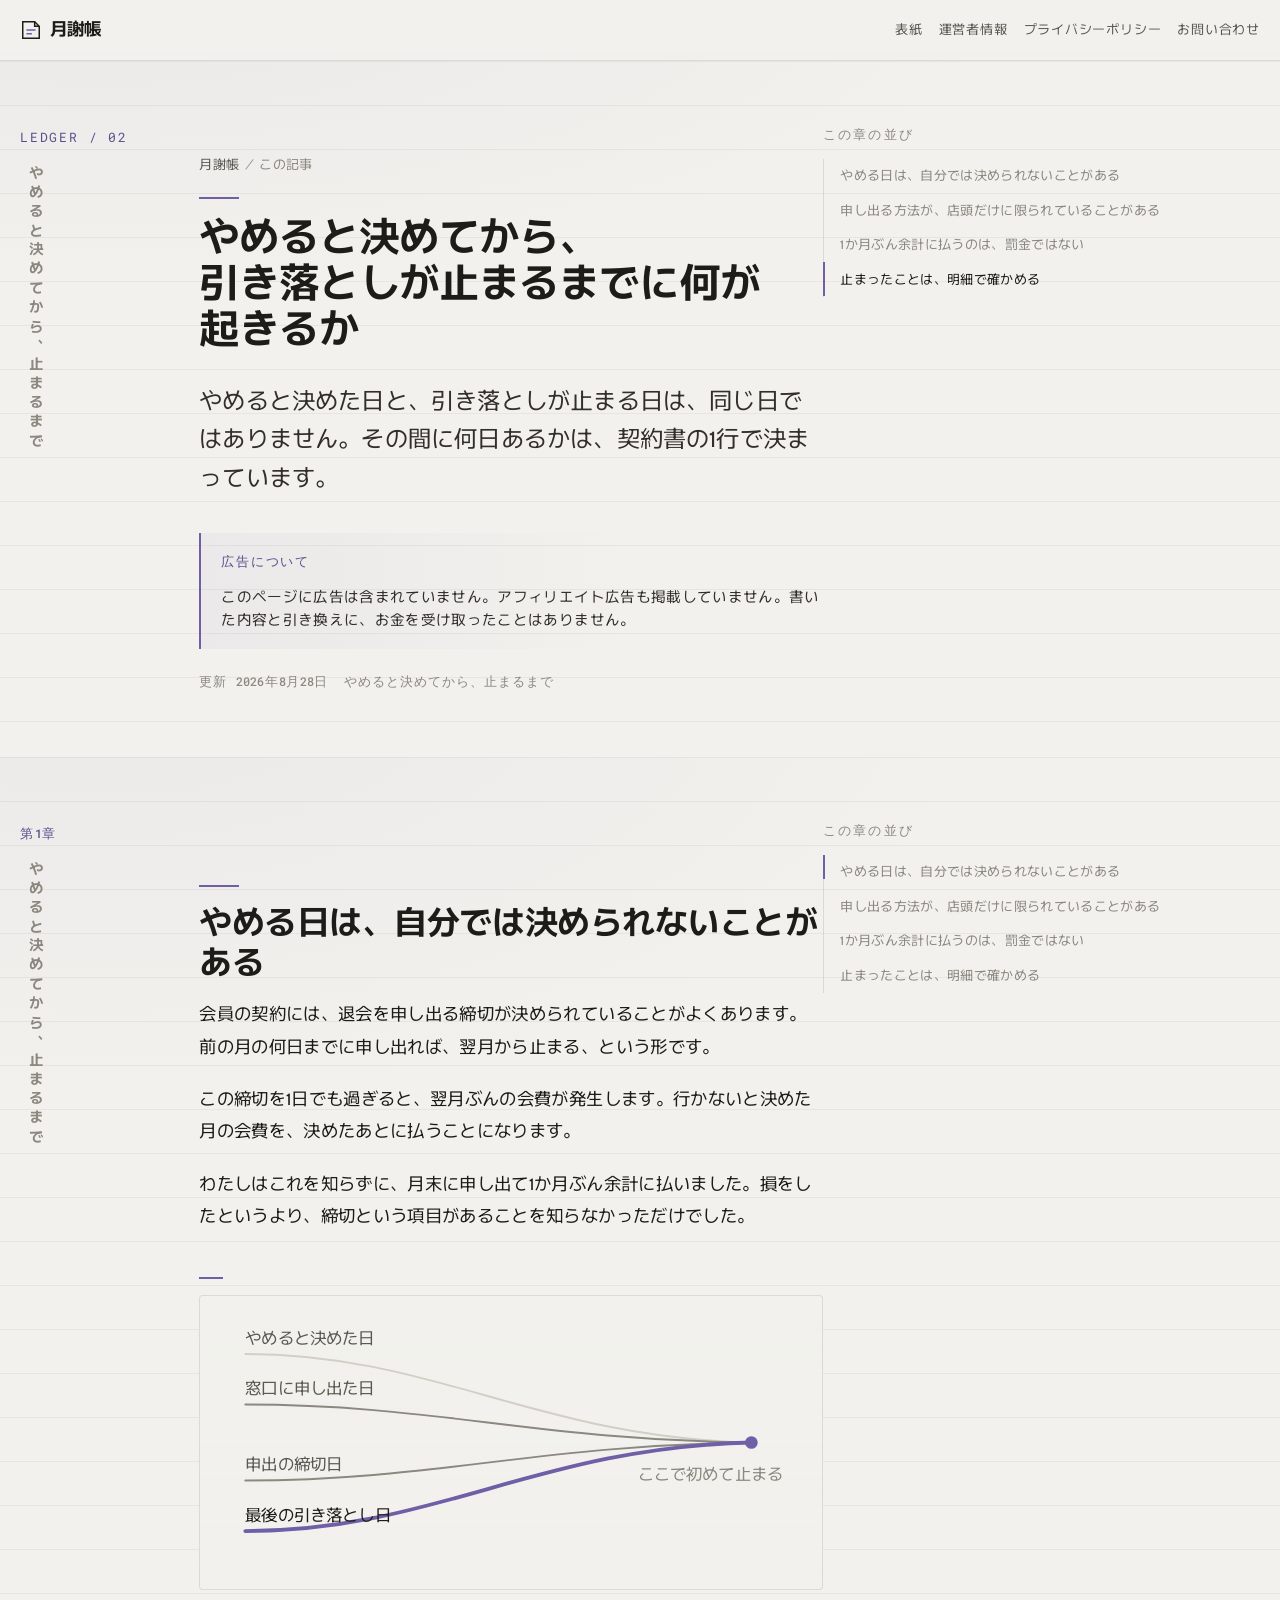
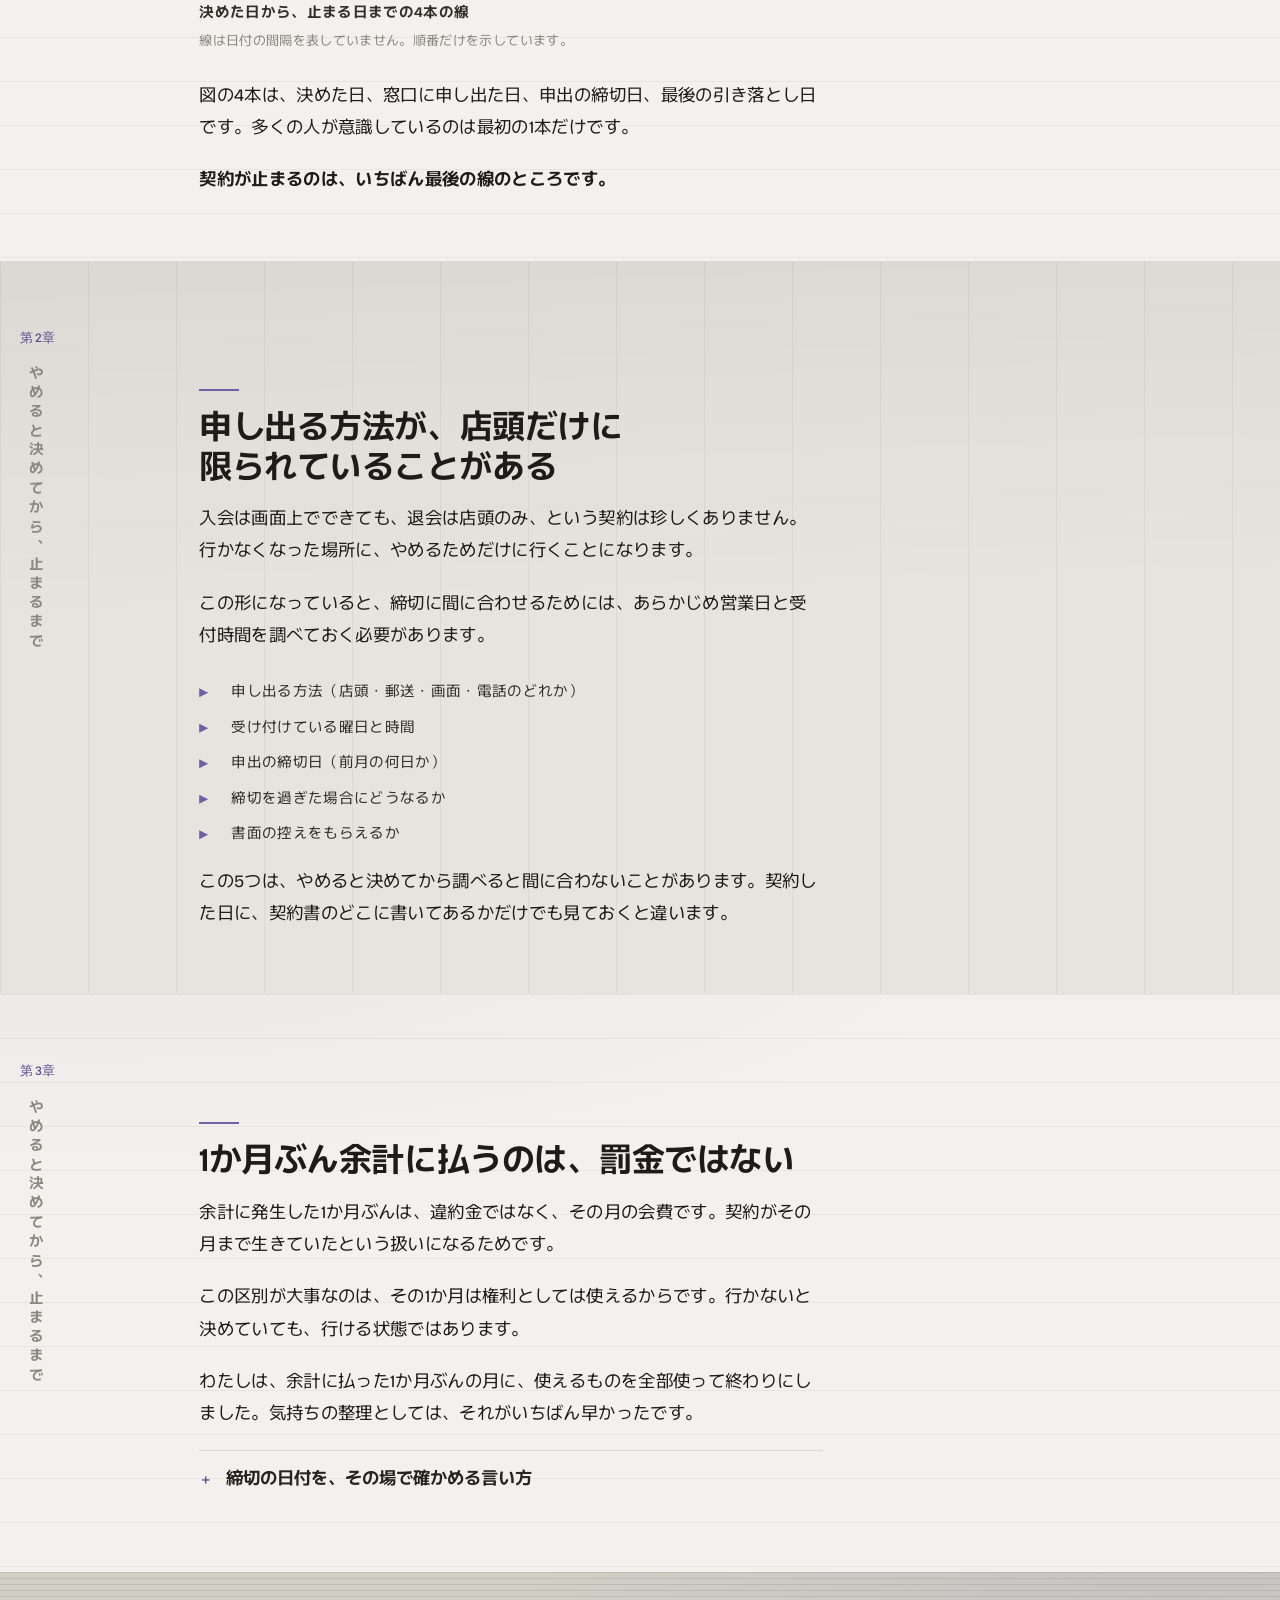
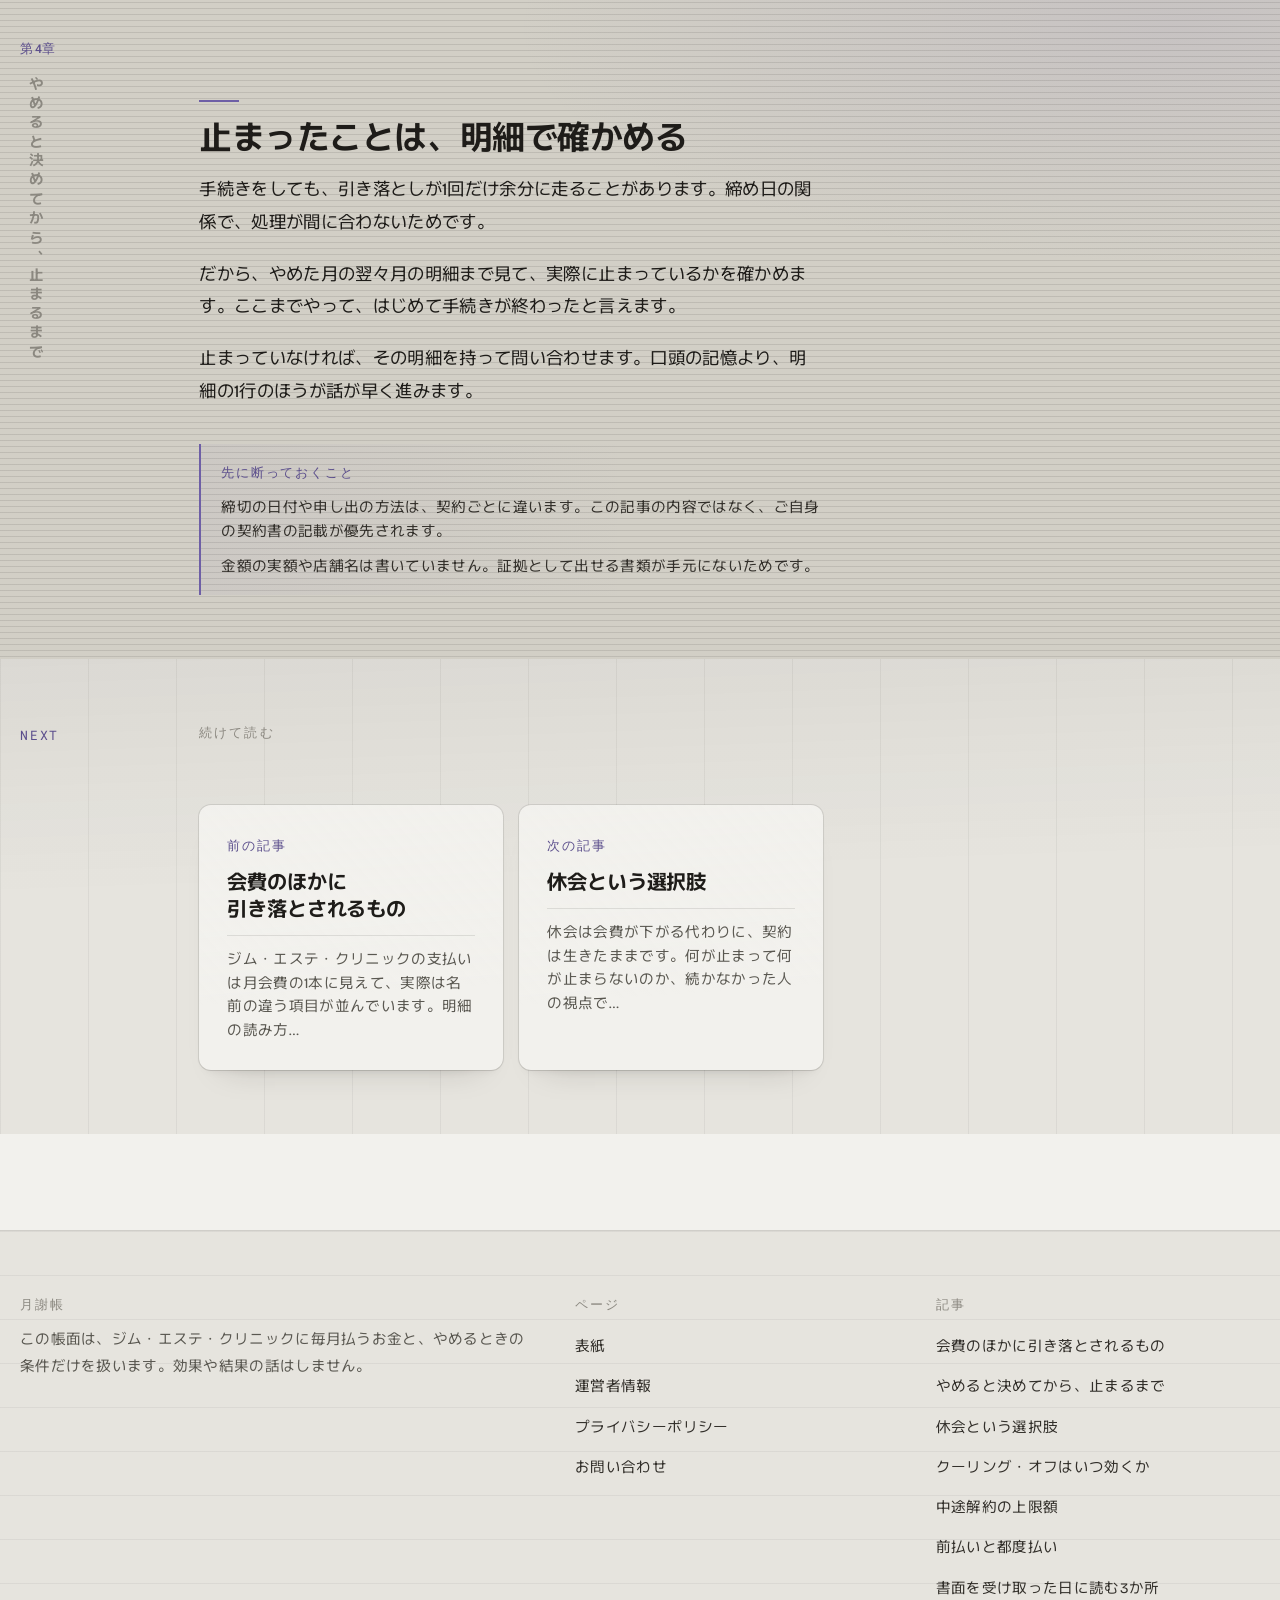
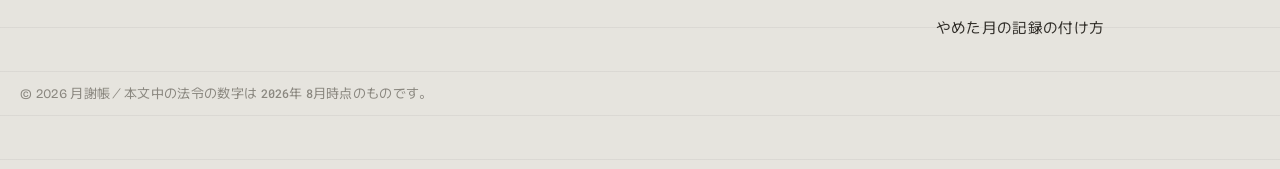
<file: a-taikai.html>
<!doctype html>
<html lang="ja">
<head>
<meta charset="utf-8">
<meta name="viewport" content="width=device-width,initial-scale=1">
<title>やめると決めてから、引き落としが止まるまでに何が起きるか｜月謝帳</title>
<meta name="description" content="退会を申し出てから、実際に引き落としが止まるまでには時間差があります。申出の締切という考え方と、1か月ぶん余計に払う仕組みを整理します。">
<link rel="icon" href="assets/favicon.svg" type="image/svg+xml">
<meta name="theme-color" content="#F2F1ED" media="(prefers-color-scheme:light)">
<meta name="theme-color" content="#1A1917" media="(prefers-color-scheme:dark)">
<meta property="og:type" content="website">
<meta property="og:locale" content="ja_JP">
<meta property="og:title" content="やめると決めてから、引き落としが止まるまでに何が起きるか｜月謝帳">
<meta property="og:description" content="退会を申し出てから、実際に引き落としが止まるまでには時間差があります。申出の締切という考え方と、1か月ぶん余計に払う仕組みを整理します。">
<link rel="preconnect" href="https://fonts.googleapis.com"><link rel="preconnect" href="https://fonts.gstatic.com" crossorigin><link rel="stylesheet" href="https://fonts.googleapis.com/css2?family=Bricolage+Grotesque:opsz,wdth,wght@12..96,75..100,400..700&family=Murecho:wght@300..700&family=Roboto+Mono:wght@400;500&display=swap">
<link rel="stylesheet" href="assets/style.css">
<script>document.documentElement.classList.add("js")</script>
<script src="assets/app.js" defer></script>
</head>
<body>
<a class="skip" href="#main">本文へ移動</a>
<header class="head"><div class="shell head__in"><a class="brand" href="index.html"><svg class="brand__mark" viewBox="0 0 24 24" aria-hidden="true"><path d="M3 3h13l5 5v13H3z" fill="none" stroke="currentColor" stroke-width="1.6"/><path d="M16 3v5h5" fill="none" stroke="currentColor" stroke-width="1.6"/><path d="M7 12h10M7 16h6" stroke="var(--acc)" stroke-width="1.6"/></svg><span>月謝帳</span></a><nav class="nav" aria-label="このサイトの主な行き先"><a href="index.html">表紙</a><a href="about.html">運営者情報</a><a href="privacy.html">プライバシーポリシー</a><a href="contact.html">お問い合わせ</a></nav></div></header>
<main id="main"><section class="band band--face1" id="s0"><div class="shell"><div class="band__grid"><div class="col-lab"><span class="lab__n">LEDGER / 02</span><p class="rail__vert" aria-hidden="true">やめると決めてから、止まるまで</p></div><div class="stack"><p class="crumb"><a href="index.html">月謝帳</a> ／ この記事</p><h1 class="t-h1 rv"><span class="ph">やめると</span><span class="ph">決めてから、</span><span class="ph">引き落としが</span><span class="ph">止まるまでに</span><span class="ph">何が</span><span class="ph">起きるか</span></h1><p class="t-lede">やめると決めた日と、引き落としが止まる日は、同じ日ではありません。その間に何日あるかは、契約書の1行で決まっています。</p><div class="notes"><p class="notes__t">広告について</p><p class="note">このページに広告は含まれていません。アフィリエイト広告も掲載していません。書いた内容と引き換えに、お金を受け取ったことはありません。</p></div><p class="art__meta"><span>更新 <span class="num">2026</span>年<span class="num">8</span>月<span class="num">28</span>日</span><span>やめると決めてから、止まるまで</span></p></div><div class="col-side"><p class="label">この章の並び</p><nav class="rail__list" aria-label="ページ内の目次"><span class="rail__mark" aria-hidden="true"></span><a class="rail__item" href="#s1">やめる日は、自分では決められないことがある</a><a class="rail__item" href="#s2">申し出る方法が、店頭だけに限られていることがある</a><a class="rail__item" href="#s3">1か月ぶん余計に払うのは、罰金ではない</a><a class="rail__item" href="#s4">止まったことは、明細で確かめる</a></nav></div></div></div></section>
<section class="band band--face1" id="s1"><div class="shell"><div class="band__grid"><div class="col-lab"><span class="lab__n">第<span class="num">1</span>章</span><p class="rail__vert" aria-hidden="true">やめると決めてから、止まるまで</p></div><div class="stack"><h2 class="t-h2 rv"><span class="ph">やめる日は、</span><span class="ph">自分では</span><span class="ph">決められないことが</span><span class="ph">ある</span></h2>
<p class="t-body">会員の契約には、退会を申し出る締切が決められていることがよくあります。前の月の何日までに申し出れば、翌月から止まる、という形です。</p>
<p class="t-body">この締切を1日でも過ぎると、翌月ぶんの会費が発生します。行かないと決めた月の会費を、決めたあとに払うことになります。</p>
<p class="t-body">わたしはこれを知らずに、月末に申し出て1か月ぶん余計に払いました。損をしたというより、締切という項目があることを知らなかっただけでした。</p>
<figure class="fig rv"><div class="fig__box"><div class="fig__scroll"><svg viewBox="0 0 460 200" role="img" aria-label="やめると決めた日から手続き、締切、最後の引き落としまでの4本の線が1点に集まる図"><g stroke-linecap="round"><path d="M20 30 C170 30 250 96 420 100" fill="none" stroke="var(--n-20)" stroke-width="1.5"/><path d="M20 70 C170 70 250 98 420 100" fill="none" stroke="var(--n-40)" stroke-width="1.5"/><path d="M20 130 C170 130 250 102 420 100" fill="none" stroke="var(--n-40)" stroke-width="1.5"/><path d="M20 170 C170 170 250 104 420 100" fill="none" stroke="var(--acc)" stroke-width="3"/></g><circle cx="420" cy="100" r="5" fill="var(--acc)"/><text class="s-t-jp" x="20" y="22" fill="var(--n-60)">やめると決めた日</text><text class="s-t-jp" x="20" y="62" fill="var(--n-60)">窓口に申し出た日</text><text class="s-t-jp" x="20" y="122" fill="var(--n-60)">申出の締切日</text><text class="s-t-jp" x="20" y="162" fill="var(--n-95)">最後の引き落とし日</text><text class="s-t-jp" x="330" y="130" fill="var(--n-40)">ここで初めて止まる</text></svg></div></div><figcaption class="fig__cap">決めた日から、止まる日までの4本の線</figcaption><p class="fig__note">線は日付の間隔を表していません。順番だけを示しています。</p></figure>
<p class="t-body">図の4本は、決めた日、窓口に申し出た日、申出の締切日、最後の引き落とし日です。多くの人が意識しているのは最初の1本だけです。</p>
<p class="t-body lead-line">契約が止まるのは、いちばん最後の線のところです。</p></div><div class="col-side"><p class="label">この章の並び</p><nav class="rail__list" aria-label="ページ内の目次"><span class="rail__mark" aria-hidden="true"></span><a class="rail__item" href="#s1">やめる日は、自分では決められないことがある</a><a class="rail__item" href="#s2">申し出る方法が、店頭だけに限られていることがある</a><a class="rail__item" href="#s3">1か月ぶん余計に払うのは、罰金ではない</a><a class="rail__item" href="#s4">止まったことは、明細で確かめる</a></nav></div></div></div></section>
<section class="band band--face2" id="s2"><div class="shell"><div class="band__grid"><div class="col-lab"><span class="lab__n">第<span class="num">2</span>章</span><p class="rail__vert" aria-hidden="true">やめると決めてから、止まるまで</p></div><div class="stack"><h2 class="t-h2 rv"><span class="ph">申し出る</span><span class="ph">方法が、</span><span class="ph">店頭だけに</span><span class="ph">限られていることが</span><span class="ph">ある</span></h2>
<p class="t-body">入会は画面上でできても、退会は店頭のみ、という契約は珍しくありません。行かなくなった場所に、やめるためだけに行くことになります。</p>
<p class="t-body">この形になっていると、締切に間に合わせるためには、あらかじめ営業日と受付時間を調べておく必要があります。</p>
<ul class="cl"><li class="cl__item"><span>申し出る方法（店頭・郵送・画面・電話のどれか）</span></li><li class="cl__item"><span>受け付けている曜日と時間</span></li><li class="cl__item"><span>申出の締切日（前月の何日か）</span></li><li class="cl__item"><span>締切を過ぎた場合にどうなるか</span></li><li class="cl__item"><span>書面の控えをもらえるか</span></li></ul>
<p class="t-body">この5つは、やめると決めてから調べると間に合わないことがあります。契約した日に、契約書のどこに書いてあるかだけでも見ておくと違います。</p></div><div class="col-side"></div></div></div></section>
<section class="band band--face1" id="s3"><div class="shell"><div class="band__grid"><div class="col-lab"><span class="lab__n">第<span class="num">3</span>章</span><p class="rail__vert" aria-hidden="true">やめると決めてから、止まるまで</p></div><div class="stack"><h2 class="t-h2 rv"><span class="ph">1か月ぶん余計に</span><span class="ph">払うのは、</span><span class="ph">罰金では</span><span class="ph">ない</span></h2>
<p class="t-body">余計に発生した1か月ぶんは、違約金ではなく、その月の会費です。契約がその月まで生きていたという扱いになるためです。</p>
<p class="t-body">この区別が大事なのは、その1か月は権利としては使えるからです。行かないと決めていても、行ける状態ではあります。</p>
<p class="t-body">わたしは、余計に払った1か月ぶんの月に、使えるものを全部使って終わりにしました。気持ちの整理としては、それがいちばん早かったです。</p>
<div class="fold"><button class="fold__btn" type="button"><span class="fold__mark">＋</span><span>締切の日付を、その場で確かめる言い方</span></button><div class="fold__body"><div><div class="fold__inner">窓口では「退会の申出は、いつまでに出せば翌月から止まりますか」と日付で聞くのが確実です。「月末までですか」と聞くと、締切が20日でも会話が成立してしまうことがあります。答えを聞いたら、その日付を控えの紙かメールで残してもらえるかも合わせて聞きます。</div></div></div></div></div><div class="col-side"></div></div></div></section>
<section class="band band--face3" id="s4"><div class="shell"><div class="band__grid"><div class="col-lab"><span class="lab__n">第<span class="num">4</span>章</span><p class="rail__vert" aria-hidden="true">やめると決めてから、止まるまで</p></div><div class="stack"><h2 class="t-h2 rv"><span class="ph">止まったことは、</span><span class="ph">明細で</span><span class="ph">確かめる</span></h2>
<p class="t-body">手続きをしても、引き落としが1回だけ余分に走ることがあります。締め日の関係で、処理が間に合わないためです。</p>
<p class="t-body">だから、やめた月の翌々月の明細まで見て、実際に止まっているかを確かめます。ここまでやって、はじめて手続きが終わったと言えます。</p>
<p class="t-body">止まっていなければ、その明細を持って問い合わせます。口頭の記憶より、明細の1行のほうが話が早く進みます。</p>
<div class="notes"><p class="notes__t">先に断っておくこと</p><p class="note">締切の日付や申し出の方法は、契約ごとに違います。この記事の内容ではなく、ご自身の契約書の記載が優先されます。</p><p class="note">金額の実額や店舗名は書いていません。証拠として出せる書類が手元にないためです。</p></div></div><div class="col-side"></div></div></div></section>
<section class="band band--face2"><div class="shell"><div class="band__grid"><div class="col-lab"><span class="lab__n">NEXT</span></div><div><p class="label">続けて読む</p><div class="next"><a class="card" href="a-uchiwake.html"><span class="card__k">前の記事</span><span class="card__t"><span class="ph">会費の</span><span class="ph">ほかに</span><span class="ph">引き落とされるもの</span></span><span class="card__d">ジム・エステ・クリニックの支払いは月会費の1本に見えて、実際は名前の違う項目が並んでいます。明細の読み方…</span></a><a class="card" href="a-kyukai.html"><span class="card__k">次の記事</span><span class="card__t"><span class="ph">休会という</span><span class="ph">選択肢</span></span><span class="card__d">休会は会費が下がる代わりに、契約は生きたままです。何が止まって何が止まらないのか、続かなかった人の視点で…</span></a></div></div><div></div></div></div></section></main>
<footer class="foot"><div class="shell"><div class="foot__grid"><div><p class="label">月謝帳</p><p class="t-body" style="margin-top:12px;font-size:var(--fs-small);color:var(--ink-3)">この帳面は、ジム・エステ・クリニックに毎月払うお金と、やめるときの条件だけを扱います。効果や結果の話はしません。</p></div><div><p class="label">ページ</p><ul style="margin-top:12px"><li class="foot__li"><a href="index.html">表紙</a></li><li class="foot__li"><a href="about.html">運営者情報</a></li><li class="foot__li"><a href="privacy.html">プライバシーポリシー</a></li><li class="foot__li"><a href="contact.html">お問い合わせ</a></li></ul></div><div><p class="label">記事</p><ul style="margin-top:12px"><li class="foot__li"><a href="a-uchiwake.html">会費のほかに引き落とされるもの</a></li><li class="foot__li"><a href="a-taikai.html">やめると決めてから、止まるまで</a></li><li class="foot__li"><a href="a-kyukai.html">休会という選択肢</a></li><li class="foot__li"><a href="a-cooloff.html">クーリング・オフはいつ効くか</a></li><li class="foot__li"><a href="a-chuto.html">中途解約の上限額</a></li><li class="foot__li"><a href="a-maebarai.html">前払いと都度払い</a></li><li class="foot__li"><a href="a-shomen.html">書面を受け取った日に読む3か所</a></li><li class="foot__li"><a href="a-kiroku.html">やめた月の記録の付け方</a></li></ul></div></div><p class="src" style="margin-top:36px">© 2026 月謝帳／本文中の法令の数字は <span class="num">2026</span>年 <span class="num">8</span>月時点のものです。</p></div></footer>
</body>
</html>
</file>
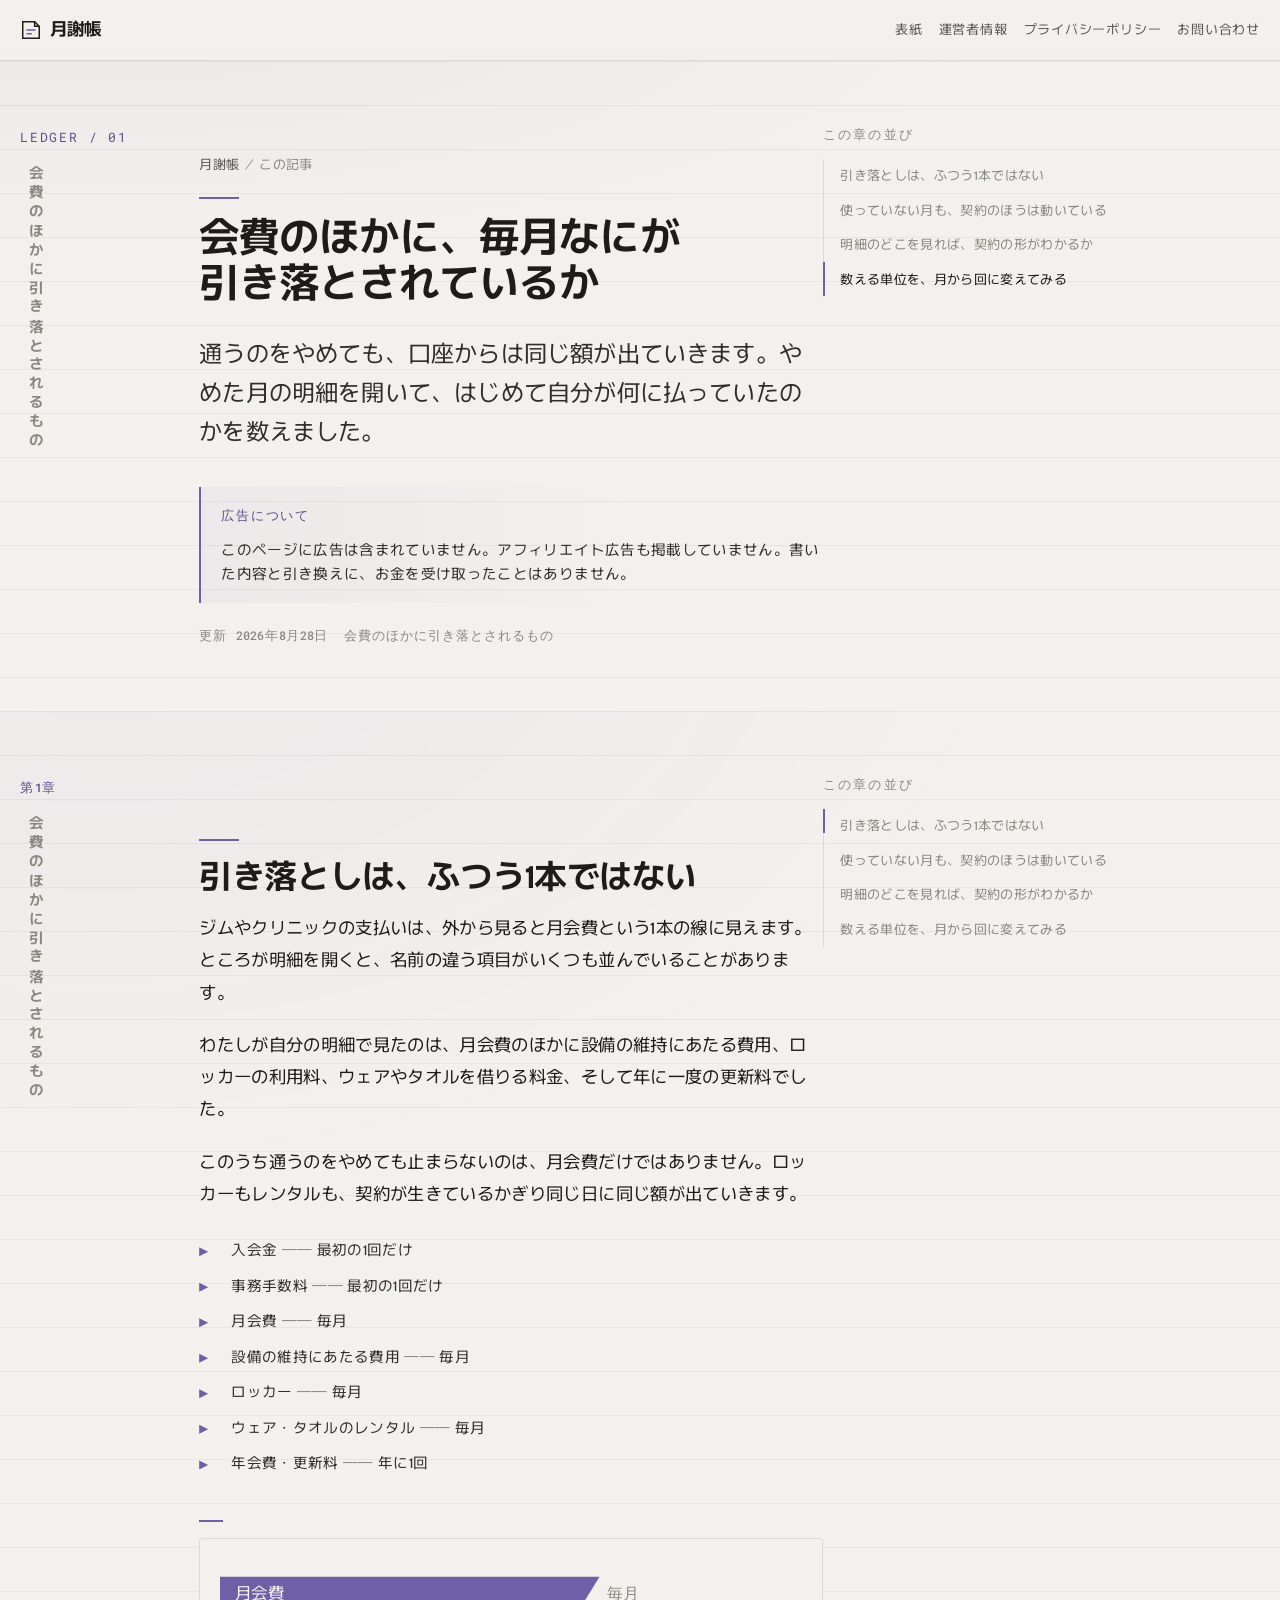
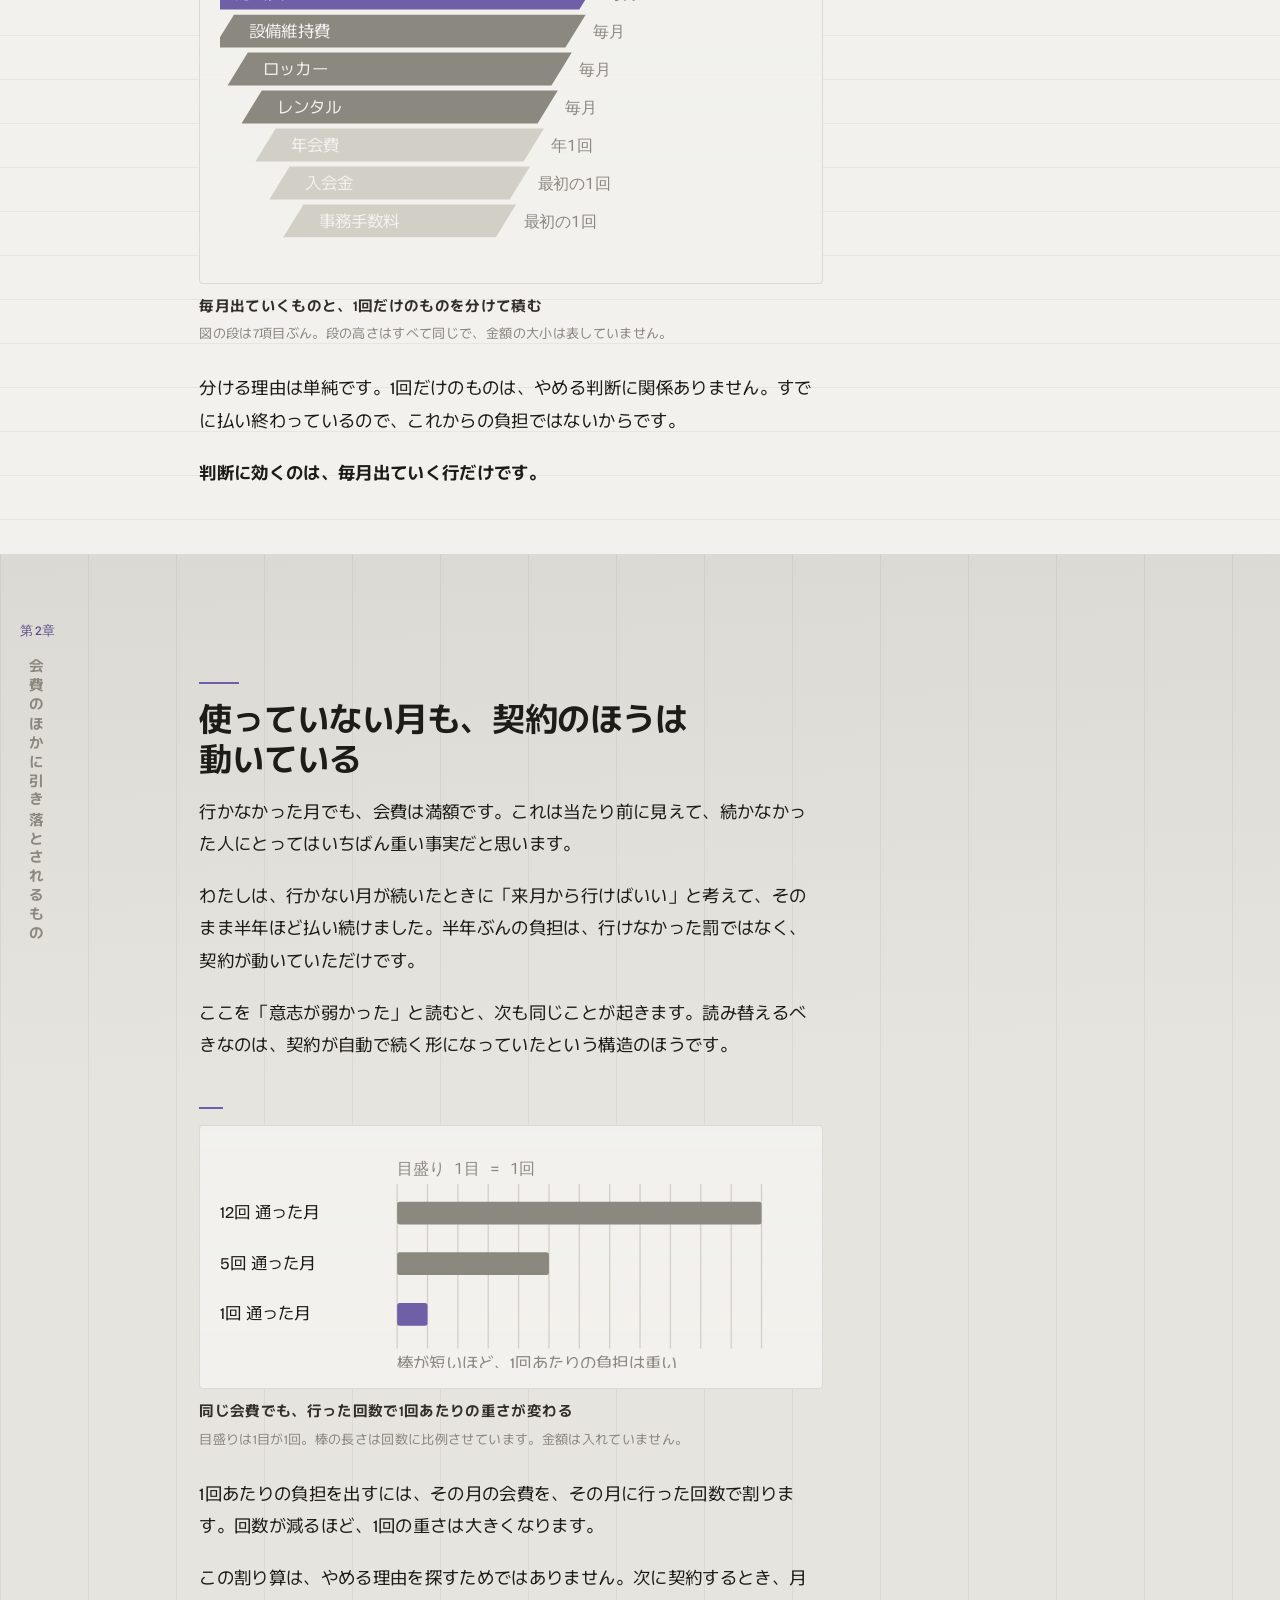
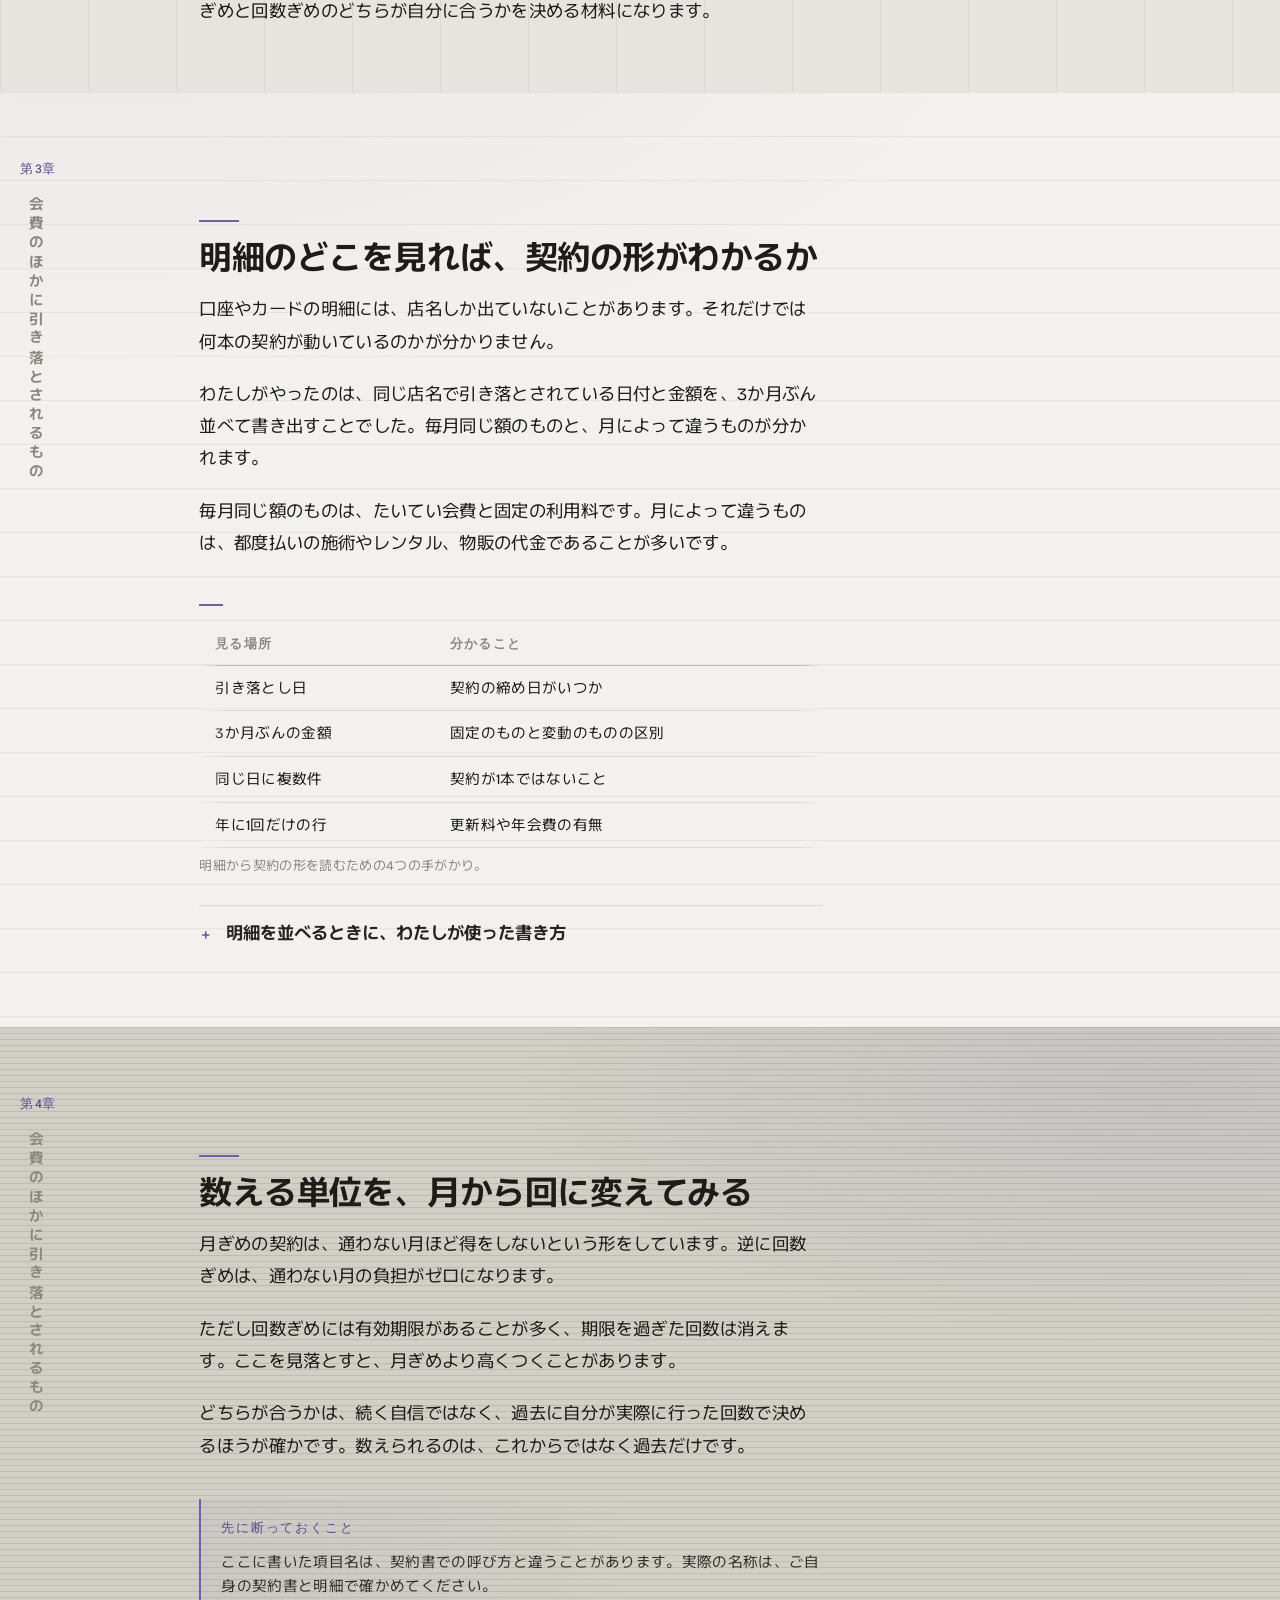
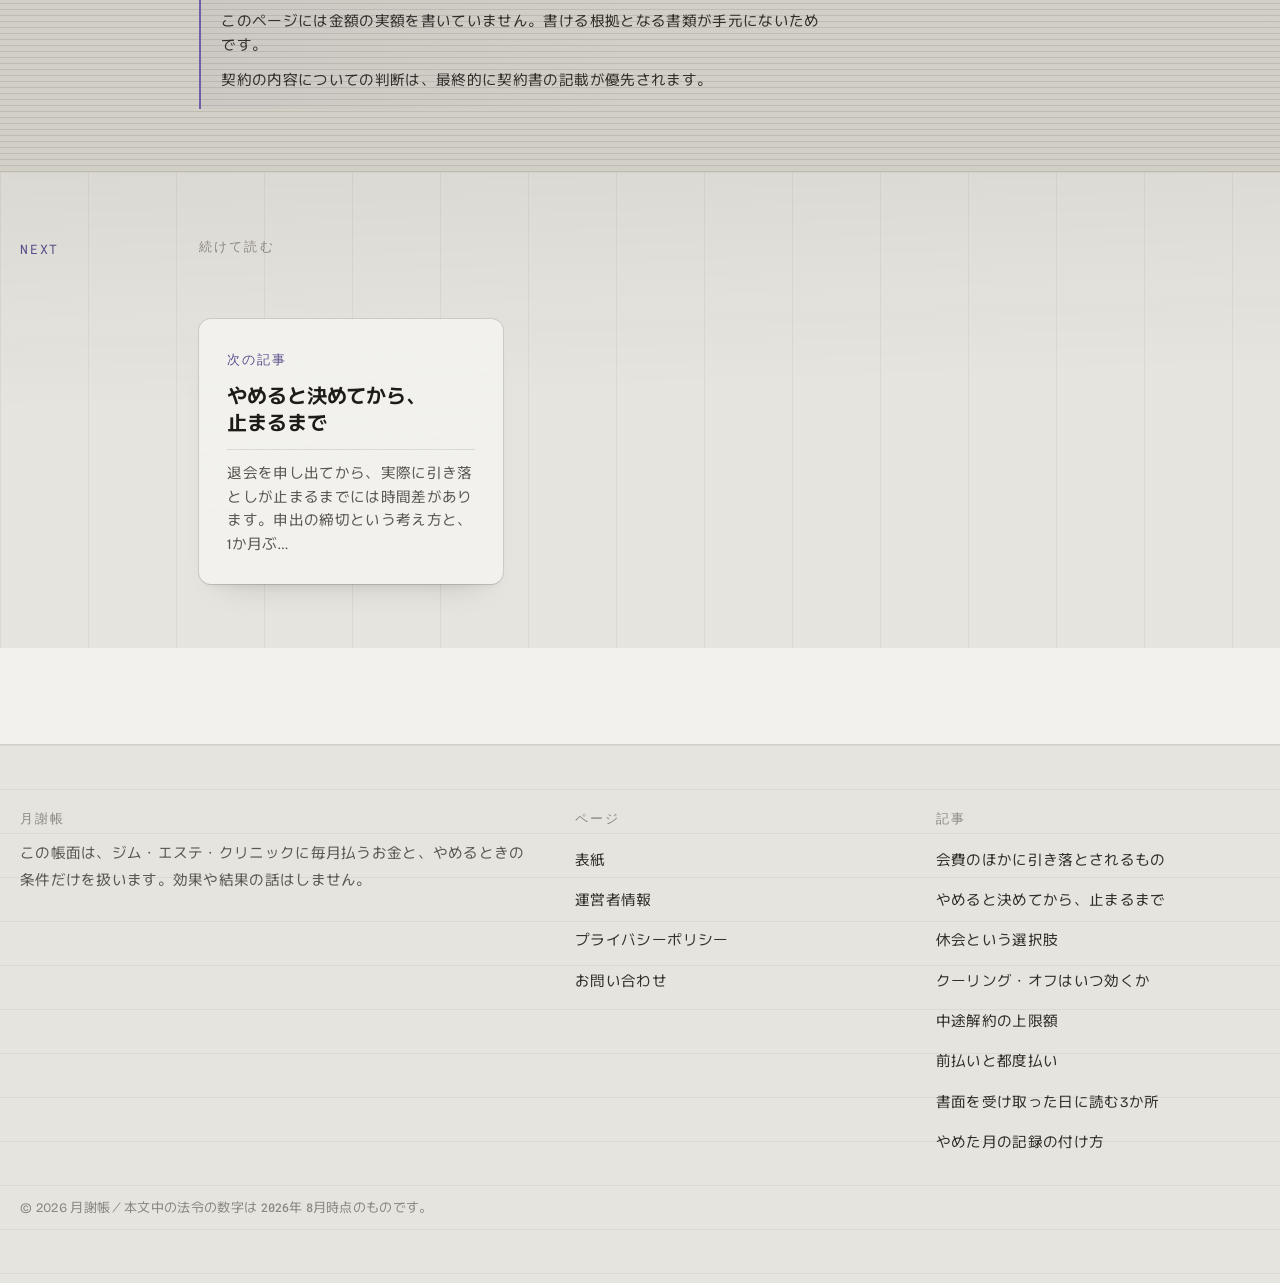
<file: a-uchiwake.html>
<!doctype html>
<html lang="ja">
<head>
<meta charset="utf-8">
<meta name="viewport" content="width=device-width,initial-scale=1">
<title>会費のほかに、毎月なにが引き落とされているか｜月謝帳</title>
<meta name="description" content="ジム・エステ・クリニックの支払いは月会費の1本に見えて、実際は名前の違う項目が並んでいます。明細の読み方を、やめた月の視点から書きます。">
<link rel="icon" href="assets/favicon.svg" type="image/svg+xml">
<meta name="theme-color" content="#F2F1ED" media="(prefers-color-scheme:light)">
<meta name="theme-color" content="#1A1917" media="(prefers-color-scheme:dark)">
<meta property="og:type" content="website">
<meta property="og:locale" content="ja_JP">
<meta property="og:title" content="会費のほかに、毎月なにが引き落とされているか｜月謝帳">
<meta property="og:description" content="ジム・エステ・クリニックの支払いは月会費の1本に見えて、実際は名前の違う項目が並んでいます。明細の読み方を、やめた月の視点から書きます。">
<link rel="preconnect" href="https://fonts.googleapis.com"><link rel="preconnect" href="https://fonts.gstatic.com" crossorigin><link rel="stylesheet" href="https://fonts.googleapis.com/css2?family=Bricolage+Grotesque:opsz,wdth,wght@12..96,75..100,400..700&family=Murecho:wght@300..700&family=Roboto+Mono:wght@400;500&display=swap">
<link rel="stylesheet" href="assets/style.css">
<script>document.documentElement.classList.add("js")</script>
<script src="assets/app.js" defer></script>
</head>
<body>
<a class="skip" href="#main">本文へ移動</a>
<header class="head"><div class="shell head__in"><a class="brand" href="index.html"><svg class="brand__mark" viewBox="0 0 24 24" aria-hidden="true"><path d="M3 3h13l5 5v13H3z" fill="none" stroke="currentColor" stroke-width="1.6"/><path d="M16 3v5h5" fill="none" stroke="currentColor" stroke-width="1.6"/><path d="M7 12h10M7 16h6" stroke="var(--acc)" stroke-width="1.6"/></svg><span>月謝帳</span></a><nav class="nav" aria-label="このサイトの主な行き先"><a href="index.html">表紙</a><a href="about.html">運営者情報</a><a href="privacy.html">プライバシーポリシー</a><a href="contact.html">お問い合わせ</a></nav></div></header>
<main id="main"><section class="band band--face1" id="s0"><div class="shell"><div class="band__grid"><div class="col-lab"><span class="lab__n">LEDGER / 01</span><p class="rail__vert" aria-hidden="true">会費のほかに引き落とされるもの</p></div><div class="stack"><p class="crumb"><a href="index.html">月謝帳</a> ／ この記事</p><h1 class="t-h1 rv"><span class="ph">会費の</span><span class="ph">ほかに、</span><span class="ph">毎月なにが</span><span class="ph">引き落とされているか</span></h1><p class="t-lede">通うのをやめても、口座からは同じ額が出ていきます。やめた月の明細を開いて、はじめて自分が何に払っていたのかを数えました。</p><div class="notes"><p class="notes__t">広告について</p><p class="note">このページに広告は含まれていません。アフィリエイト広告も掲載していません。書いた内容と引き換えに、お金を受け取ったことはありません。</p></div><p class="art__meta"><span>更新 <span class="num">2026</span>年<span class="num">8</span>月<span class="num">28</span>日</span><span>会費のほかに引き落とされるもの</span></p></div><div class="col-side"><p class="label">この章の並び</p><nav class="rail__list" aria-label="ページ内の目次"><span class="rail__mark" aria-hidden="true"></span><a class="rail__item" href="#s1">引き落としは、ふつう1本ではない</a><a class="rail__item" href="#s2">使っていない月も、契約のほうは動いている</a><a class="rail__item" href="#s3">明細のどこを見れば、契約の形がわかるか</a><a class="rail__item" href="#s4">数える単位を、月から回に変えてみる</a></nav></div></div></div></section>
<section class="band band--face1" id="s1"><div class="shell"><div class="band__grid"><div class="col-lab"><span class="lab__n">第<span class="num">1</span>章</span><p class="rail__vert" aria-hidden="true">会費のほかに引き落とされるもの</p></div><div class="stack"><h2 class="t-h2 rv"><span class="ph">引き落としは、</span><span class="ph">ふつう1本では</span><span class="ph">ない</span></h2>
<p class="t-body">ジムやクリニックの支払いは、外から見ると月会費という1本の線に見えます。ところが明細を開くと、名前の違う項目がいくつも並んでいることがあります。</p>
<p class="t-body">わたしが自分の明細で見たのは、月会費のほかに設備の維持にあたる費用、ロッカーの利用料、ウェアやタオルを借りる料金、そして年に一度の更新料でした。</p>
<p class="t-body">このうち通うのをやめても止まらないのは、月会費だけではありません。ロッカーもレンタルも、契約が生きているかぎり同じ日に同じ額が出ていきます。</p>
<ul class="cl"><li class="cl__item"><span>入会金 ── 最初の1回だけ</span></li><li class="cl__item"><span>事務手数料 ── 最初の1回だけ</span></li><li class="cl__item"><span>月会費 ── 毎月</span></li><li class="cl__item"><span>設備の維持にあたる費用 ── 毎月</span></li><li class="cl__item"><span>ロッカー ── 毎月</span></li><li class="cl__item"><span>ウェア・タオルのレンタル ── 毎月</span></li><li class="cl__item"><span>年会費・更新料 ── 年に1回</span></li></ul>
<figure class="fig rv"><div class="fig__box"><div class="fig__scroll"><svg viewBox="0 0 460 240" role="img" aria-label="毎月と1回だけの支払いが7段に積み重なっている図"><g transform="translate(0,14)"><path d="M0 0 h300 l-16 26 h-300 z" fill="var(--acc)" opacity="1"/><text class="s-t-jp" x="12" y="18" fill="var(--face-1)">月会費</text><text class="s-t" x="306" y="18" fill="var(--n-40)">毎月</text></g><g transform="translate(11,44)"><path d="M0 0 h278 l-16 26 h-278 z" fill="var(--n-40)" opacity="1"/><text class="s-t-jp" x="12" y="18" fill="var(--face-1)">設備維持費</text><text class="s-t" x="284" y="18" fill="var(--n-40)">毎月</text></g><g transform="translate(22,74)"><path d="M0 0 h256 l-16 26 h-256 z" fill="var(--n-40)" opacity="1"/><text class="s-t-jp" x="12" y="18" fill="var(--face-1)">ロッカー</text><text class="s-t" x="262" y="18" fill="var(--n-40)">毎月</text></g><g transform="translate(33,104)"><path d="M0 0 h234 l-16 26 h-234 z" fill="var(--n-40)" opacity="1"/><text class="s-t-jp" x="12" y="18" fill="var(--face-1)">レンタル</text><text class="s-t" x="240" y="18" fill="var(--n-40)">毎月</text></g><g transform="translate(44,134)"><path d="M0 0 h212 l-16 26 h-212 z" fill="var(--n-20)" opacity="1"/><text class="s-t-jp" x="12" y="18" fill="var(--face-1)">年会費</text><text class="s-t" x="218" y="18" fill="var(--n-40)">年1回</text></g><g transform="translate(55,164)"><path d="M0 0 h190 l-16 26 h-190 z" fill="var(--n-20)" opacity="1"/><text class="s-t-jp" x="12" y="18" fill="var(--face-1)">入会金</text><text class="s-t" x="196" y="18" fill="var(--n-40)">最初の1回</text></g><g transform="translate(66,194)"><path d="M0 0 h168 l-16 26 h-168 z" fill="var(--n-20)" opacity="1"/><text class="s-t-jp" x="12" y="18" fill="var(--face-1)">事務手数料</text><text class="s-t" x="174" y="18" fill="var(--n-40)">最初の1回</text></g></svg></div></div><figcaption class="fig__cap">毎月出ていくものと、1回だけのものを分けて積む</figcaption><p class="fig__note">図の段は7項目ぶん。段の高さはすべて同じで、金額の大小は表していません。</p></figure>
<p class="t-body">分ける理由は単純です。1回だけのものは、やめる判断に関係ありません。すでに払い終わっているので、これからの負担ではないからです。</p>
<p class="t-body lead-line">判断に効くのは、毎月出ていく行だけです。</p></div><div class="col-side"><p class="label">この章の並び</p><nav class="rail__list" aria-label="ページ内の目次"><span class="rail__mark" aria-hidden="true"></span><a class="rail__item" href="#s1">引き落としは、ふつう1本ではない</a><a class="rail__item" href="#s2">使っていない月も、契約のほうは動いている</a><a class="rail__item" href="#s3">明細のどこを見れば、契約の形がわかるか</a><a class="rail__item" href="#s4">数える単位を、月から回に変えてみる</a></nav></div></div></div></section>
<section class="band band--face2" id="s2"><div class="shell"><div class="band__grid"><div class="col-lab"><span class="lab__n">第<span class="num">2</span>章</span><p class="rail__vert" aria-hidden="true">会費のほかに引き落とされるもの</p></div><div class="stack"><h2 class="t-h2 rv"><span class="ph">使っていない</span><span class="ph">月も、</span><span class="ph">契約のほうは</span><span class="ph">動いている</span></h2>
<p class="t-body">行かなかった月でも、会費は満額です。これは当たり前に見えて、続かなかった人にとってはいちばん重い事実だと思います。</p>
<p class="t-body">わたしは、行かない月が続いたときに「来月から行けばいい」と考えて、そのまま半年ほど払い続けました。半年ぶんの負担は、行けなかった罰ではなく、契約が動いていただけです。</p>
<p class="t-body">ここを「意志が弱かった」と読むと、次も同じことが起きます。読み替えるべきなのは、契約が自動で続く形になっていたという構造のほうです。</p>
<figure class="fig rv"><div class="fig__box"><div class="fig__scroll"><svg viewBox="0 0 460 176" role="img" aria-label="同じ月会費でも通った回数によって1回あたりの負担が変わることを、回数の目盛りで示した図"><text class="s-t" x="140" y="22" fill="var(--n-40)">目盛り 1目 = 1回</text><line x1="140" y1="30" x2="140" y2="160" stroke="var(--n-20)" stroke-width="1"/><line x1="164" y1="30" x2="164" y2="160" stroke="var(--n-20)" stroke-width="1"/><line x1="188" y1="30" x2="188" y2="160" stroke="var(--n-20)" stroke-width="1"/><line x1="212" y1="30" x2="212" y2="160" stroke="var(--n-20)" stroke-width="1"/><line x1="236" y1="30" x2="236" y2="160" stroke="var(--n-20)" stroke-width="1"/><line x1="260" y1="30" x2="260" y2="160" stroke="var(--n-20)" stroke-width="1"/><line x1="284" y1="30" x2="284" y2="160" stroke="var(--n-20)" stroke-width="1"/><line x1="308" y1="30" x2="308" y2="160" stroke="var(--n-20)" stroke-width="1"/><line x1="332" y1="30" x2="332" y2="160" stroke="var(--n-20)" stroke-width="1"/><line x1="356" y1="30" x2="356" y2="160" stroke="var(--n-20)" stroke-width="1"/><line x1="380" y1="30" x2="380" y2="160" stroke="var(--n-20)" stroke-width="1"/><line x1="404" y1="30" x2="404" y2="160" stroke="var(--n-20)" stroke-width="1"/><line x1="428" y1="30" x2="428" y2="160" stroke="var(--n-20)" stroke-width="1"/><text class="s-t-jp" x="0" y="57" fill="var(--n-95)">12回 通った月</text><rect class="bar__fill" x="140" y="44" width="288" height="18" rx="2" fill="var(--n-40)"/><text class="s-t-jp" x="0" y="97" fill="var(--n-95)">5回 通った月</text><rect class="bar__fill" x="140" y="84" width="120" height="18" rx="2" fill="var(--n-40)"/><text class="s-t-jp" x="0" y="137" fill="var(--n-95)">1回 通った月</text><rect class="bar__fill" x="140" y="124" width="24" height="18" rx="2" fill="var(--acc)"/><text class="s-t-jp" x="140" y="176" fill="var(--n-40)">棒が短いほど、1回あたりの負担は重い</text></svg></div></div><figcaption class="fig__cap">同じ会費でも、行った回数で1回あたりの重さが変わる</figcaption><p class="fig__note">目盛りは1目が1回。棒の長さは回数に比例させています。金額は入れていません。</p></figure>
<p class="t-body">1回あたりの負担を出すには、その月の会費を、その月に行った回数で割ります。回数が減るほど、1回の重さは大きくなります。</p>
<p class="t-body">この割り算は、やめる理由を探すためではありません。次に契約するとき、月ぎめと回数ぎめのどちらが自分に合うかを決める材料になります。</p></div><div class="col-side"></div></div></div></section>
<section class="band band--face1" id="s3"><div class="shell"><div class="band__grid"><div class="col-lab"><span class="lab__n">第<span class="num">3</span>章</span><p class="rail__vert" aria-hidden="true">会費のほかに引き落とされるもの</p></div><div class="stack"><h2 class="t-h2 rv"><span class="ph">明細の</span><span class="ph">どこを</span><span class="ph">見れば、</span><span class="ph">契約の</span><span class="ph">形が</span><span class="ph">わかるか</span></h2>
<p class="t-body">口座やカードの明細には、店名しか出ていないことがあります。それだけでは何本の契約が動いているのかが分かりません。</p>
<p class="t-body">わたしがやったのは、同じ店名で引き落とされている日付と金額を、3か月ぶん並べて書き出すことでした。毎月同じ額のものと、月によって違うものが分かれます。</p>
<p class="t-body">毎月同じ額のものは、たいてい会費と固定の利用料です。月によって違うものは、都度払いの施術やレンタル、物販の代金であることが多いです。</p>
<div class="fig rv"><div class="tbl-wrap"><table class="tbl"><caption class="sr">明細から契約の形を読むための4つの手がかり。</caption><thead><tr><th scope="col">見る場所</th><th scope="col">分かること</th></tr></thead><tbody><tr><td>引き落とし日</td><td>契約の締め日がいつか</td></tr><tr><td>3か月ぶんの金額</td><td>固定のものと変動のものの区別</td></tr><tr><td>同じ日に複数件</td><td>契約が1本ではないこと</td></tr><tr><td>年に1回だけの行</td><td>更新料や年会費の有無</td></tr></tbody></table></div><p class="fig__note">明細から契約の形を読むための4つの手がかり。</p></div>
<div class="fold"><button class="fold__btn" type="button"><span class="fold__mark">＋</span><span>明細を並べるときに、わたしが使った書き方</span></button><div class="fold__body"><div><div class="fold__inner">紙でも表計算でもかまいません。左から順に「引き落とし日／店名／金額／これは何か」の4列にします。4列目は最初は空でよく、分かったときに埋めます。3か月ぶん並べると、毎月同じ額の行だけが縦にそろって見えるようになります。</div></div></div></div></div><div class="col-side"></div></div></div></section>
<section class="band band--face3" id="s4"><div class="shell"><div class="band__grid"><div class="col-lab"><span class="lab__n">第<span class="num">4</span>章</span><p class="rail__vert" aria-hidden="true">会費のほかに引き落とされるもの</p></div><div class="stack"><h2 class="t-h2 rv"><span class="ph">数える</span><span class="ph">単位を、</span><span class="ph">月から</span><span class="ph">回に</span><span class="ph">変えてみる</span></h2>
<p class="t-body">月ぎめの契約は、通わない月ほど得をしないという形をしています。逆に回数ぎめは、通わない月の負担がゼロになります。</p>
<p class="t-body">ただし回数ぎめには有効期限があることが多く、期限を過ぎた回数は消えます。ここを見落とすと、月ぎめより高くつくことがあります。</p>
<p class="t-body">どちらが合うかは、続く自信ではなく、過去に自分が実際に行った回数で決めるほうが確かです。数えられるのは、これからではなく過去だけです。</p>
<div class="notes"><p class="notes__t">先に断っておくこと</p><p class="note">ここに書いた項目名は、契約書での呼び方と違うことがあります。実際の名称は、ご自身の契約書と明細で確かめてください。</p><p class="note">このページには金額の実額を書いていません。書ける根拠となる書類が手元にないためです。</p><p class="note">契約の内容についての判断は、最終的に契約書の記載が優先されます。</p></div></div><div class="col-side"></div></div></div></section>
<section class="band band--face2"><div class="shell"><div class="band__grid"><div class="col-lab"><span class="lab__n">NEXT</span></div><div><p class="label">続けて読む</p><div class="next"><a class="card" href="a-taikai.html"><span class="card__k">次の記事</span><span class="card__t"><span class="ph">やめると</span><span class="ph">決めてから、</span><span class="ph">止まるまで</span></span><span class="card__d">退会を申し出てから、実際に引き落としが止まるまでには時間差があります。申出の締切という考え方と、1か月ぶ…</span></a></div></div><div></div></div></div></section></main>
<footer class="foot"><div class="shell"><div class="foot__grid"><div><p class="label">月謝帳</p><p class="t-body" style="margin-top:12px;font-size:var(--fs-small);color:var(--ink-3)">この帳面は、ジム・エステ・クリニックに毎月払うお金と、やめるときの条件だけを扱います。効果や結果の話はしません。</p></div><div><p class="label">ページ</p><ul style="margin-top:12px"><li class="foot__li"><a href="index.html">表紙</a></li><li class="foot__li"><a href="about.html">運営者情報</a></li><li class="foot__li"><a href="privacy.html">プライバシーポリシー</a></li><li class="foot__li"><a href="contact.html">お問い合わせ</a></li></ul></div><div><p class="label">記事</p><ul style="margin-top:12px"><li class="foot__li"><a href="a-uchiwake.html">会費のほかに引き落とされるもの</a></li><li class="foot__li"><a href="a-taikai.html">やめると決めてから、止まるまで</a></li><li class="foot__li"><a href="a-kyukai.html">休会という選択肢</a></li><li class="foot__li"><a href="a-cooloff.html">クーリング・オフはいつ効くか</a></li><li class="foot__li"><a href="a-chuto.html">中途解約の上限額</a></li><li class="foot__li"><a href="a-maebarai.html">前払いと都度払い</a></li><li class="foot__li"><a href="a-shomen.html">書面を受け取った日に読む3か所</a></li><li class="foot__li"><a href="a-kiroku.html">やめた月の記録の付け方</a></li></ul></div></div><p class="src" style="margin-top:36px">© 2026 月謝帳／本文中の法令の数字は <span class="num">2026</span>年 <span class="num">8</span>月時点のものです。</p></div></footer>
</body>
</html>
</file>
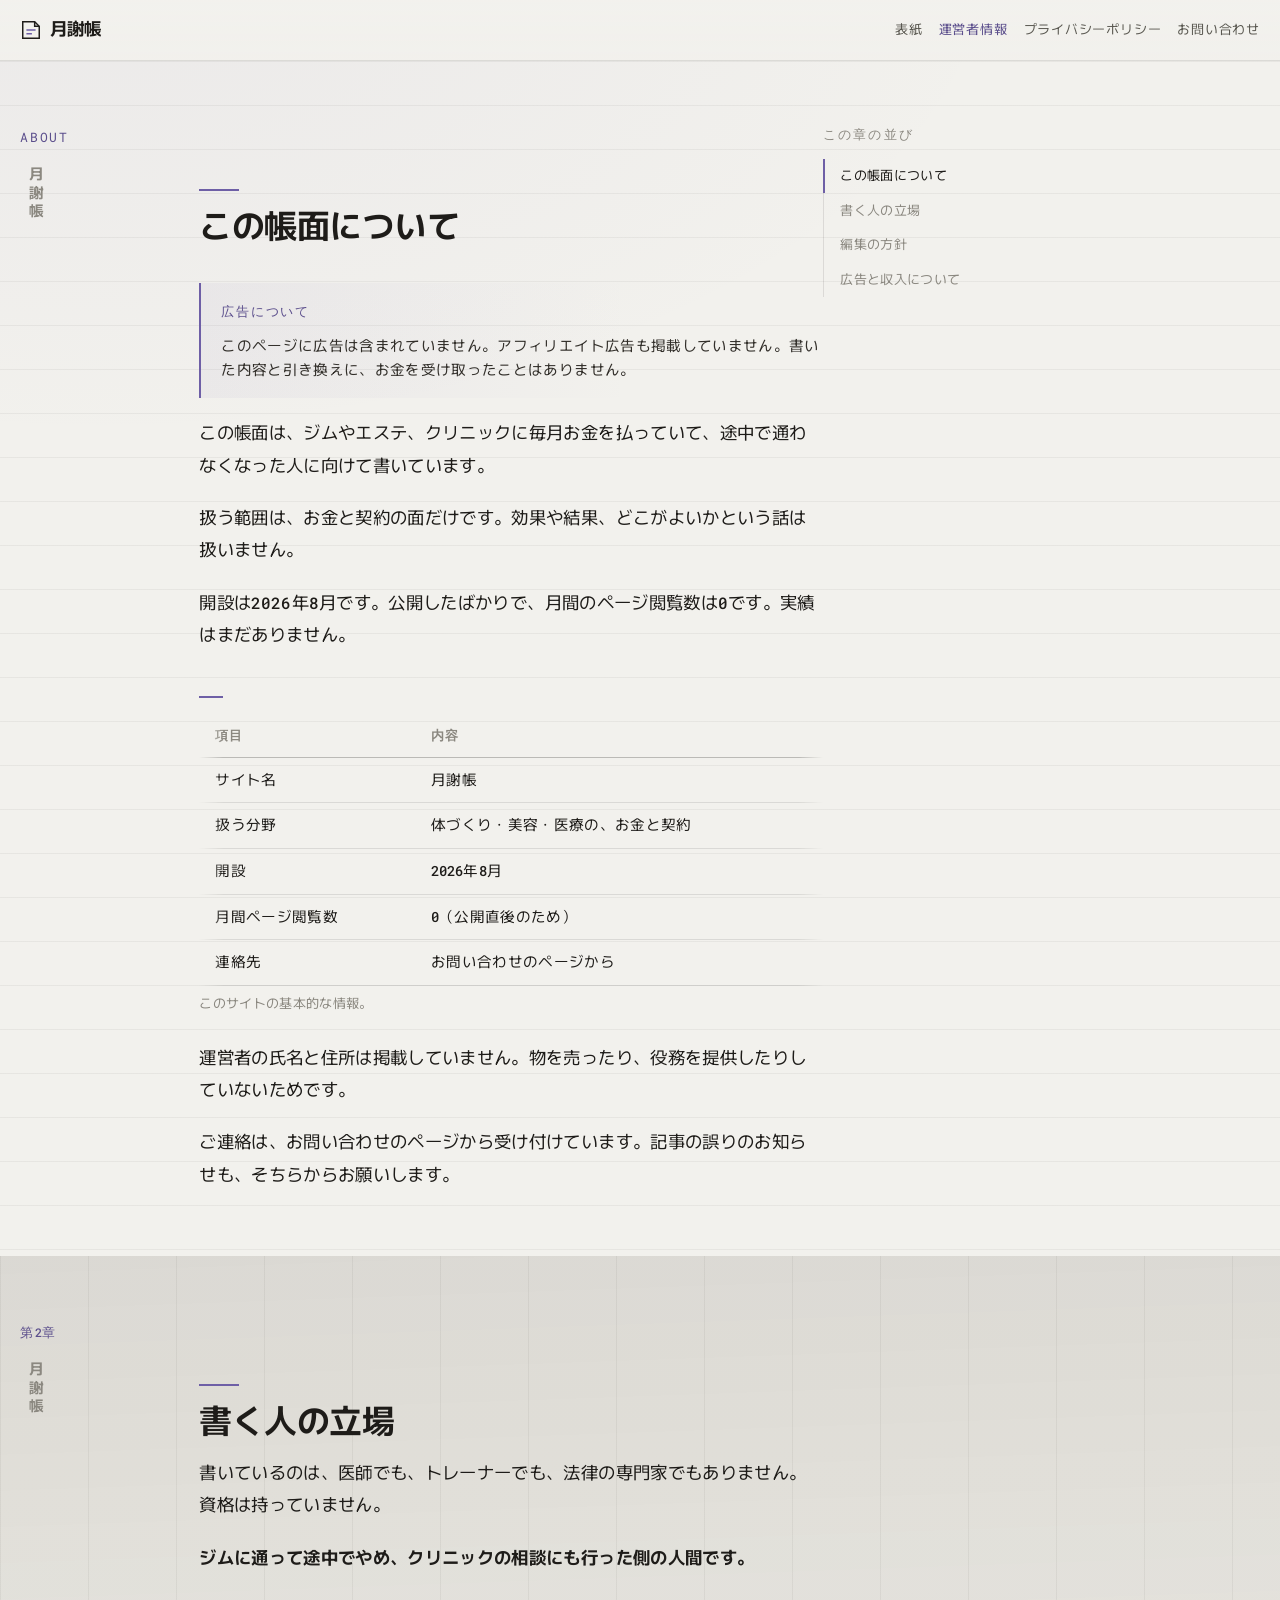
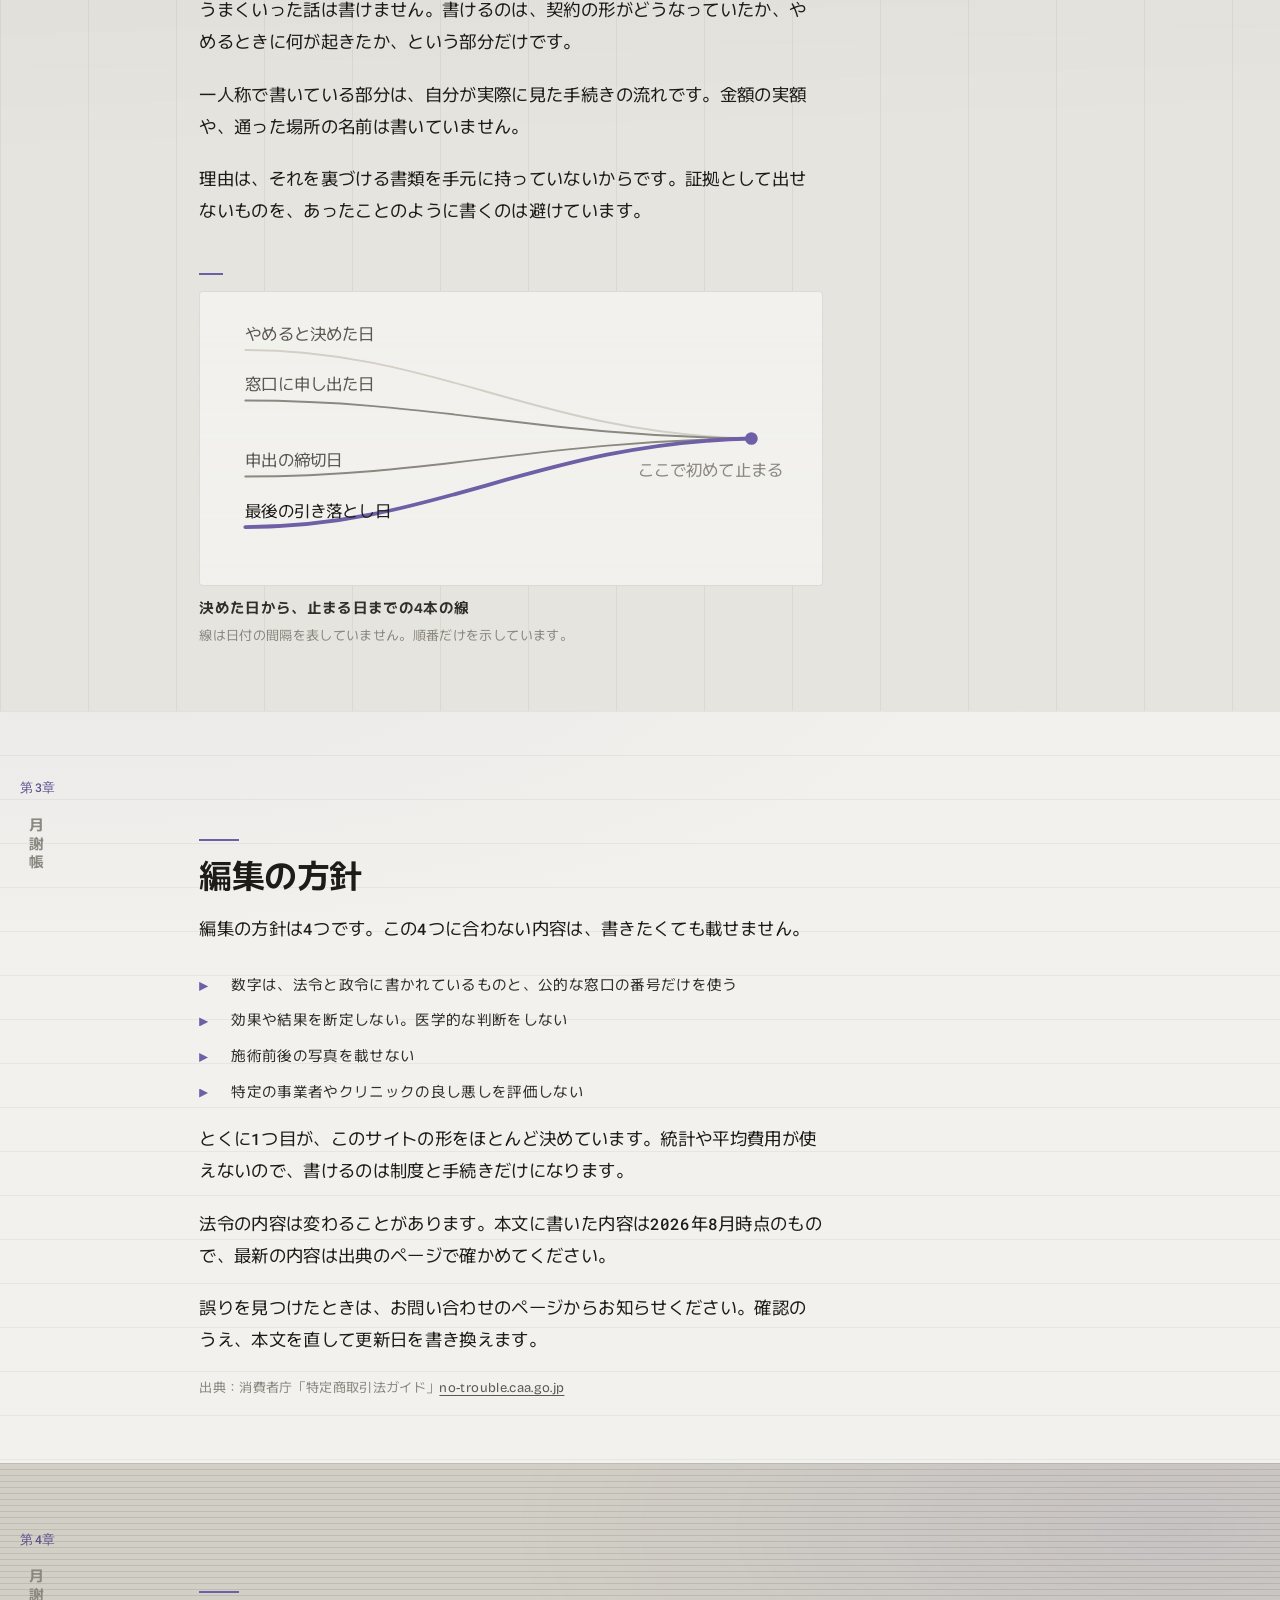
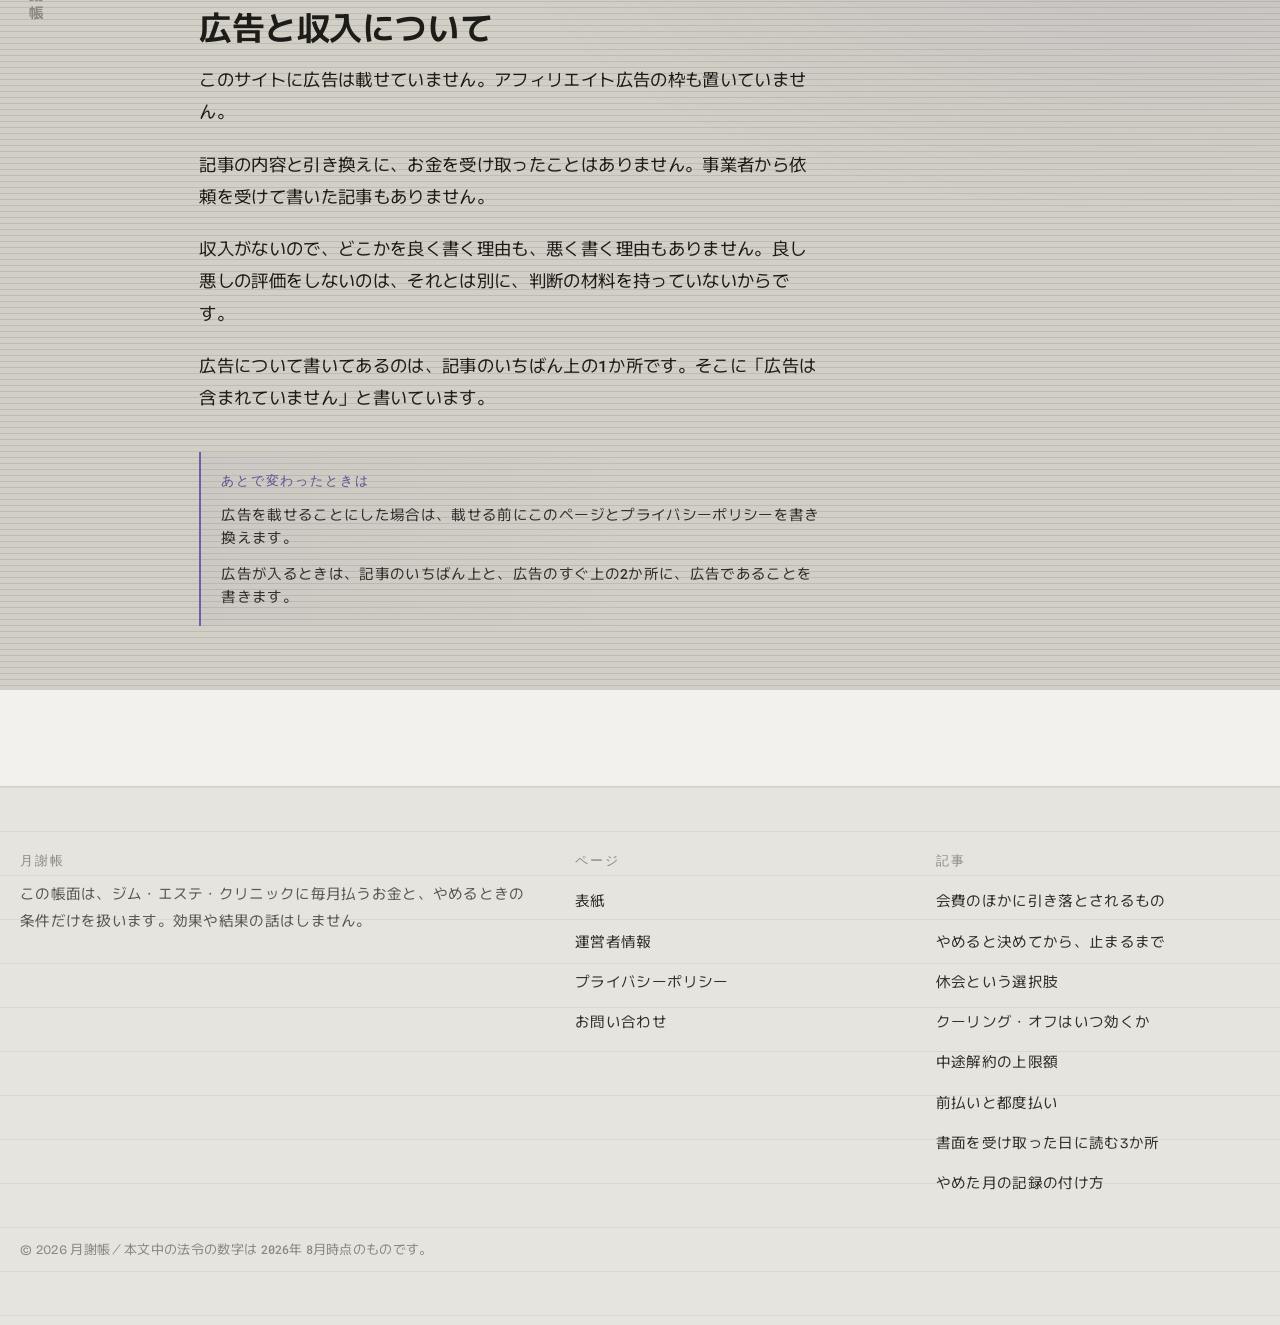
<file: about.html>
<!doctype html>
<html lang="ja">
<head>
<meta charset="utf-8">
<meta name="viewport" content="width=device-width,initial-scale=1">
<title>運営者情報｜月謝帳</title>
<meta name="description" content="月謝帳を書いている人の立場と、編集の方針、広告についての説明です。">
<link rel="icon" href="assets/favicon.svg" type="image/svg+xml">
<meta name="theme-color" content="#F2F1ED" media="(prefers-color-scheme:light)">
<meta name="theme-color" content="#1A1917" media="(prefers-color-scheme:dark)">
<meta property="og:type" content="website">
<meta property="og:locale" content="ja_JP">
<meta property="og:title" content="運営者情報｜月謝帳">
<meta property="og:description" content="月謝帳を書いている人の立場と、編集の方針、広告についての説明です。">
<link rel="preconnect" href="https://fonts.googleapis.com"><link rel="preconnect" href="https://fonts.gstatic.com" crossorigin><link rel="stylesheet" href="https://fonts.googleapis.com/css2?family=Bricolage+Grotesque:opsz,wdth,wght@12..96,75..100,400..700&family=Murecho:wght@300..700&family=Roboto+Mono:wght@400;500&display=swap">
<link rel="stylesheet" href="assets/style.css">
<script>document.documentElement.classList.add("js")</script>
<script src="assets/app.js" defer></script>
</head>
<body>
<a class="skip" href="#main">本文へ移動</a>
<header class="head"><div class="shell head__in"><a class="brand" href="index.html"><svg class="brand__mark" viewBox="0 0 24 24" aria-hidden="true"><path d="M3 3h13l5 5v13H3z" fill="none" stroke="currentColor" stroke-width="1.6"/><path d="M16 3v5h5" fill="none" stroke="currentColor" stroke-width="1.6"/><path d="M7 12h10M7 16h6" stroke="var(--acc)" stroke-width="1.6"/></svg><span>月謝帳</span></a><nav class="nav" aria-label="このサイトの主な行き先"><a href="index.html">表紙</a><a href="about.html" aria-current="page">運営者情報</a><a href="privacy.html">プライバシーポリシー</a><a href="contact.html">お問い合わせ</a></nav></div></header>
<main id="main"><section class="band band--face1" id="s1"><div class="shell"><div class="band__grid"><div class="col-lab"><span class="lab__n">ABOUT</span><p class="rail__vert" aria-hidden="true">月謝帳</p></div><div class="stack"><h2 class="t-h2 rv"><span class="ph">この</span><span class="ph">帳面について</span></h2><div class="notes"><p class="notes__t">広告について</p><p class="note">このページに広告は含まれていません。アフィリエイト広告も掲載していません。書いた内容と引き換えに、お金を受け取ったことはありません。</p></div><p class="t-body">この帳面は、ジムやエステ、クリニックに毎月お金を払っていて、途中で通わなくなった人に向けて書いています。</p>
<p class="t-body">扱う範囲は、お金と契約の面だけです。効果や結果、どこがよいかという話は扱いません。</p>
<p class="t-body">開設は<span class="num">2026</span>年<span class="num">8</span>月です。公開したばかりで、月間のページ閲覧数は<span class="num">0</span>です。実績はまだありません。</p>
<div class="fig rv"><div class="tbl-wrap"><table class="tbl"><caption class="sr">このサイトの基本的な情報。</caption><thead><tr><th scope="col">項目</th><th scope="col">内容</th></tr></thead><tbody><tr><td>サイト名</td><td>月謝帳</td></tr><tr><td>扱う分野</td><td>体づくり・美容・医療の、お金と契約</td></tr><tr><td>開設</td><td><span class="num">2026</span>年<span class="num">8</span>月</td></tr><tr><td>月間ページ閲覧数</td><td><span class="num">0</span>（公開直後のため）</td></tr><tr><td>連絡先</td><td>お問い合わせのページから</td></tr></tbody></table></div><p class="fig__note">このサイトの基本的な情報。</p></div>
<p class="t-body">運営者の氏名と住所は掲載していません。物を売ったり、役務を提供したりしていないためです。</p>
<p class="t-body">ご連絡は、お問い合わせのページから受け付けています。記事の誤りのお知らせも、そちらからお願いします。</p></div><div class="col-side"><p class="label">この章の並び</p><nav class="rail__list" aria-label="ページ内の目次"><span class="rail__mark" aria-hidden="true"></span><a class="rail__item" href="#s1">この帳面について</a><a class="rail__item" href="#s2">書く人の立場</a><a class="rail__item" href="#s3">編集の方針</a><a class="rail__item" href="#s4">広告と収入について</a></nav></div></div></div></section><section class="band band--face2" id="s2"><div class="shell"><div class="band__grid"><div class="col-lab"><span class="lab__n">第<span class="num">2</span>章</span><p class="rail__vert" aria-hidden="true">月謝帳</p></div><div class="stack"><h2 class="t-h2 rv"><span class="ph">書く</span><span class="ph">人の</span><span class="ph">立場</span></h2><p class="t-body">書いているのは、医師でも、トレーナーでも、法律の専門家でもありません。資格は持っていません。</p>
<p class="t-body lead-line">ジムに通って途中でやめ、クリニックの相談にも行った側の人間です。</p>
<p class="t-body">うまくいった話は書けません。書けるのは、契約の形がどうなっていたか、やめるときに何が起きたか、という部分だけです。</p>
<p class="t-body">一人称で書いている部分は、自分が実際に見た手続きの流れです。金額の実額や、通った場所の名前は書いていません。</p>
<p class="t-body">理由は、それを裏づける書類を手元に持っていないからです。証拠として出せないものを、あったことのように書くのは避けています。</p>
<figure class="fig rv"><div class="fig__box"><div class="fig__scroll"><svg viewBox="0 0 460 200" role="img" aria-label="やめると決めた日から手続き、締切、最後の引き落としまでの4本の線が1点に集まる図"><g stroke-linecap="round"><path d="M20 30 C170 30 250 96 420 100" fill="none" stroke="var(--n-20)" stroke-width="1.5"/><path d="M20 70 C170 70 250 98 420 100" fill="none" stroke="var(--n-40)" stroke-width="1.5"/><path d="M20 130 C170 130 250 102 420 100" fill="none" stroke="var(--n-40)" stroke-width="1.5"/><path d="M20 170 C170 170 250 104 420 100" fill="none" stroke="var(--acc)" stroke-width="3"/></g><circle cx="420" cy="100" r="5" fill="var(--acc)"/><text class="s-t-jp" x="20" y="22" fill="var(--n-60)">やめると決めた日</text><text class="s-t-jp" x="20" y="62" fill="var(--n-60)">窓口に申し出た日</text><text class="s-t-jp" x="20" y="122" fill="var(--n-60)">申出の締切日</text><text class="s-t-jp" x="20" y="162" fill="var(--n-95)">最後の引き落とし日</text><text class="s-t-jp" x="330" y="130" fill="var(--n-40)">ここで初めて止まる</text></svg></div></div><figcaption class="fig__cap">決めた日から、止まる日までの4本の線</figcaption><p class="fig__note">線は日付の間隔を表していません。順番だけを示しています。</p></figure></div><div class="col-side"></div></div></div></section><section class="band band--face1" id="s3"><div class="shell"><div class="band__grid"><div class="col-lab"><span class="lab__n">第<span class="num">3</span>章</span><p class="rail__vert" aria-hidden="true">月謝帳</p></div><div class="stack"><h2 class="t-h2 rv"><span class="ph">編集の</span><span class="ph">方針</span></h2><p class="t-body">編集の方針は<span class="num">4</span>つです。この<span class="num">4</span>つに合わない内容は、書きたくても載せません。</p>
<ul class="cl"><li class="cl__item"><span>数字は、法令と政令に書かれているものと、公的な窓口の番号だけを使う</span></li><li class="cl__item"><span>効果や結果を断定しない。医学的な判断をしない</span></li><li class="cl__item"><span>施術前後の写真を載せない</span></li><li class="cl__item"><span>特定の事業者やクリニックの良し悪しを評価しない</span></li></ul>
<p class="t-body">とくに<span class="num">1</span>つ目が、このサイトの形をほとんど決めています。統計や平均費用が使えないので、書けるのは制度と手続きだけになります。</p>
<p class="t-body">法令の内容は変わることがあります。本文に書いた内容は<span class="num">2026</span>年<span class="num">8</span>月時点のもので、最新の内容は出典のページで確かめてください。</p>
<p class="t-body">誤りを見つけたときは、お問い合わせのページからお知らせください。確認のうえ、本文を直して更新日を書き換えます。</p>
<p class="src">出典：消費者庁「特定商取引法ガイド」<a href="https://www.no-trouble.caa.go.jp/">no-trouble.caa.go.jp</a></p></div><div class="col-side"></div></div></div></section><section class="band band--face3" id="s4"><div class="shell"><div class="band__grid"><div class="col-lab"><span class="lab__n">第<span class="num">4</span>章</span><p class="rail__vert" aria-hidden="true">月謝帳</p></div><div class="stack"><h2 class="t-h2 rv"><span class="ph">広告と</span><span class="ph">収入について</span></h2><p class="t-body">このサイトに広告は載せていません。アフィリエイト広告の枠も置いていません。</p>
<p class="t-body">記事の内容と引き換えに、お金を受け取ったことはありません。事業者から依頼を受けて書いた記事もありません。</p>
<p class="t-body">収入がないので、どこかを良く書く理由も、悪く書く理由もありません。良し悪しの評価をしないのは、それとは別に、判断の材料を持っていないからです。</p>
<p class="t-body">広告について書いてあるのは、記事のいちばん上の<span class="num">1</span>か所です。そこに「広告は含まれていません」と書いています。</p>
<div class="notes"><p class="notes__t">あとで変わったときは</p><p class="note">広告を載せることにした場合は、載せる前にこのページとプライバシーポリシーを書き換えます。</p><p class="note">広告が入るときは、記事のいちばん上と、広告のすぐ上の<span class="num">2</span>か所に、広告であることを書きます。</p></div></div><div class="col-side"></div></div></div></section></main>
<footer class="foot"><div class="shell"><div class="foot__grid"><div><p class="label">月謝帳</p><p class="t-body" style="margin-top:12px;font-size:var(--fs-small);color:var(--ink-3)">この帳面は、ジム・エステ・クリニックに毎月払うお金と、やめるときの条件だけを扱います。効果や結果の話はしません。</p></div><div><p class="label">ページ</p><ul style="margin-top:12px"><li class="foot__li"><a href="index.html">表紙</a></li><li class="foot__li"><a href="about.html">運営者情報</a></li><li class="foot__li"><a href="privacy.html">プライバシーポリシー</a></li><li class="foot__li"><a href="contact.html">お問い合わせ</a></li></ul></div><div><p class="label">記事</p><ul style="margin-top:12px"><li class="foot__li"><a href="a-uchiwake.html">会費のほかに引き落とされるもの</a></li><li class="foot__li"><a href="a-taikai.html">やめると決めてから、止まるまで</a></li><li class="foot__li"><a href="a-kyukai.html">休会という選択肢</a></li><li class="foot__li"><a href="a-cooloff.html">クーリング・オフはいつ効くか</a></li><li class="foot__li"><a href="a-chuto.html">中途解約の上限額</a></li><li class="foot__li"><a href="a-maebarai.html">前払いと都度払い</a></li><li class="foot__li"><a href="a-shomen.html">書面を受け取った日に読む3か所</a></li><li class="foot__li"><a href="a-kiroku.html">やめた月の記録の付け方</a></li></ul></div></div><p class="src" style="margin-top:36px">© 2026 月謝帳／本文中の法令の数字は <span class="num">2026</span>年 <span class="num">8</span>月時点のものです。</p></div></footer>
</body>
</html>
</file>
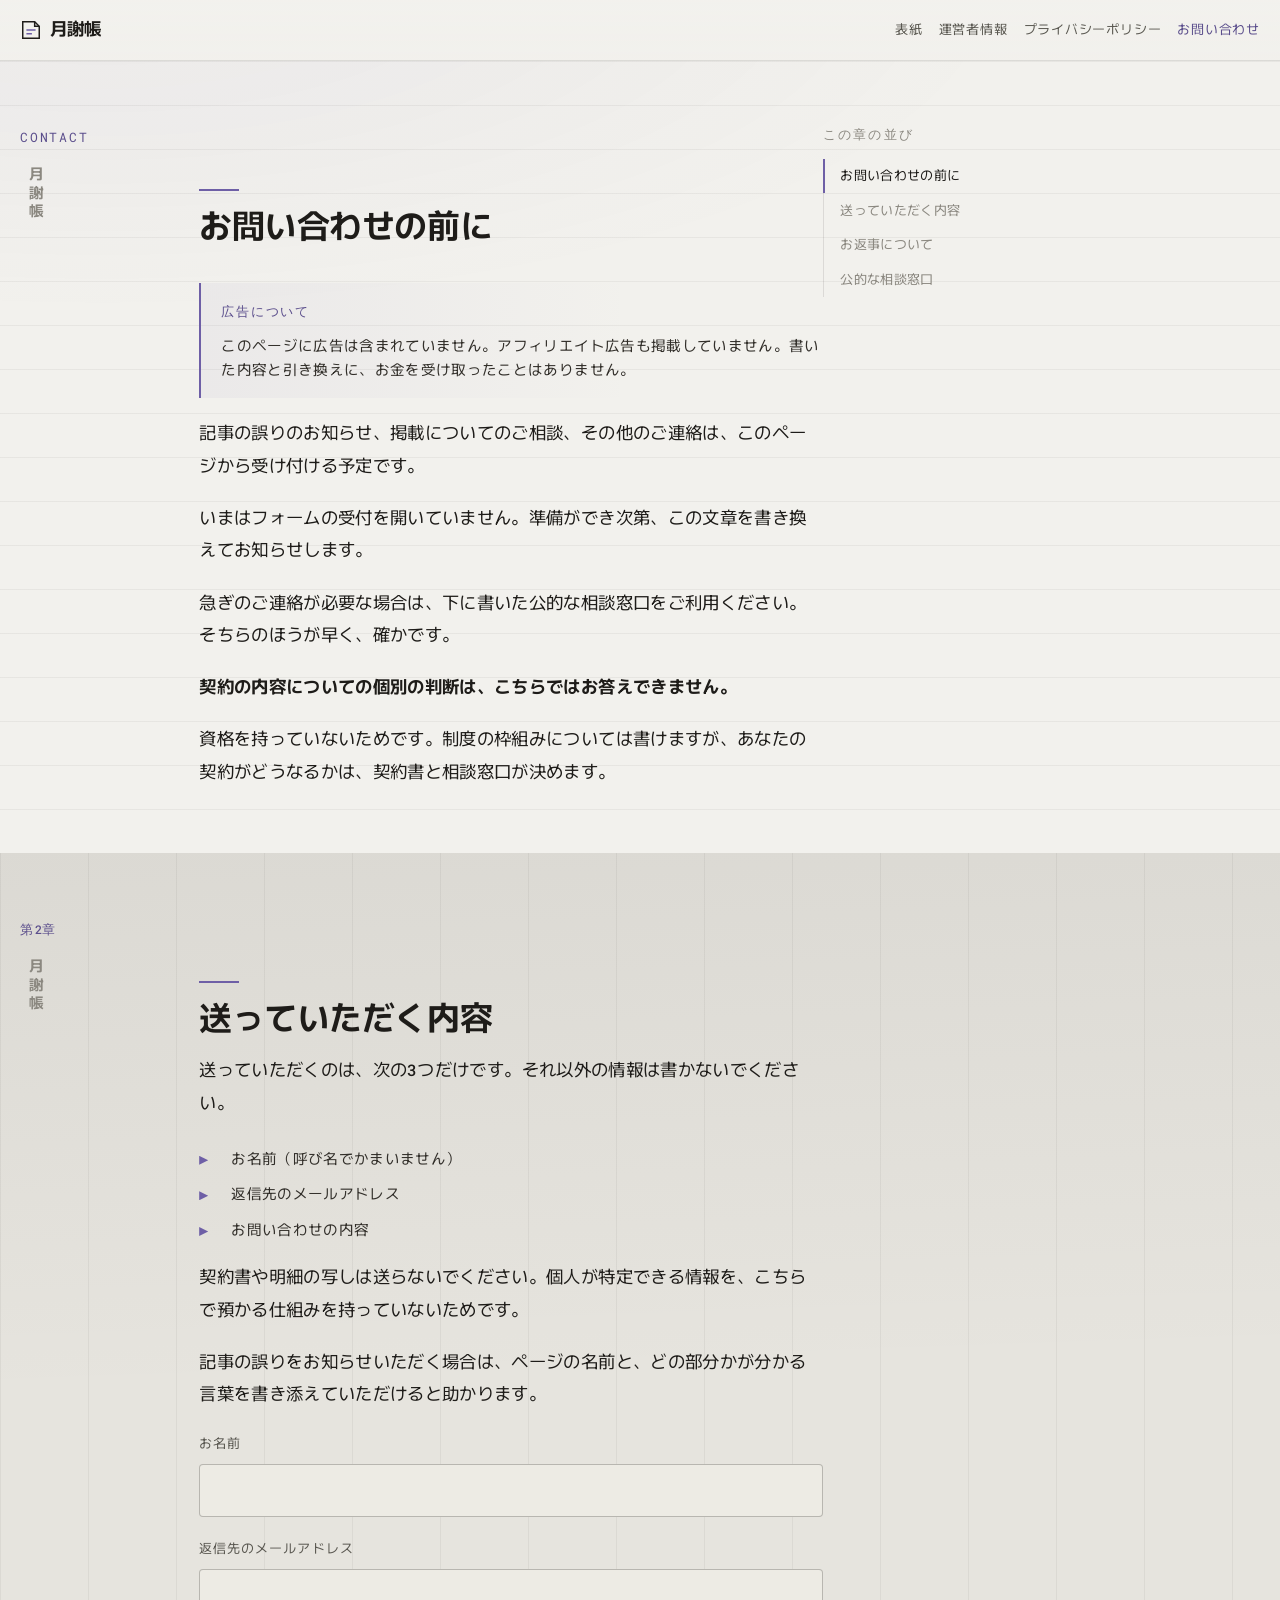
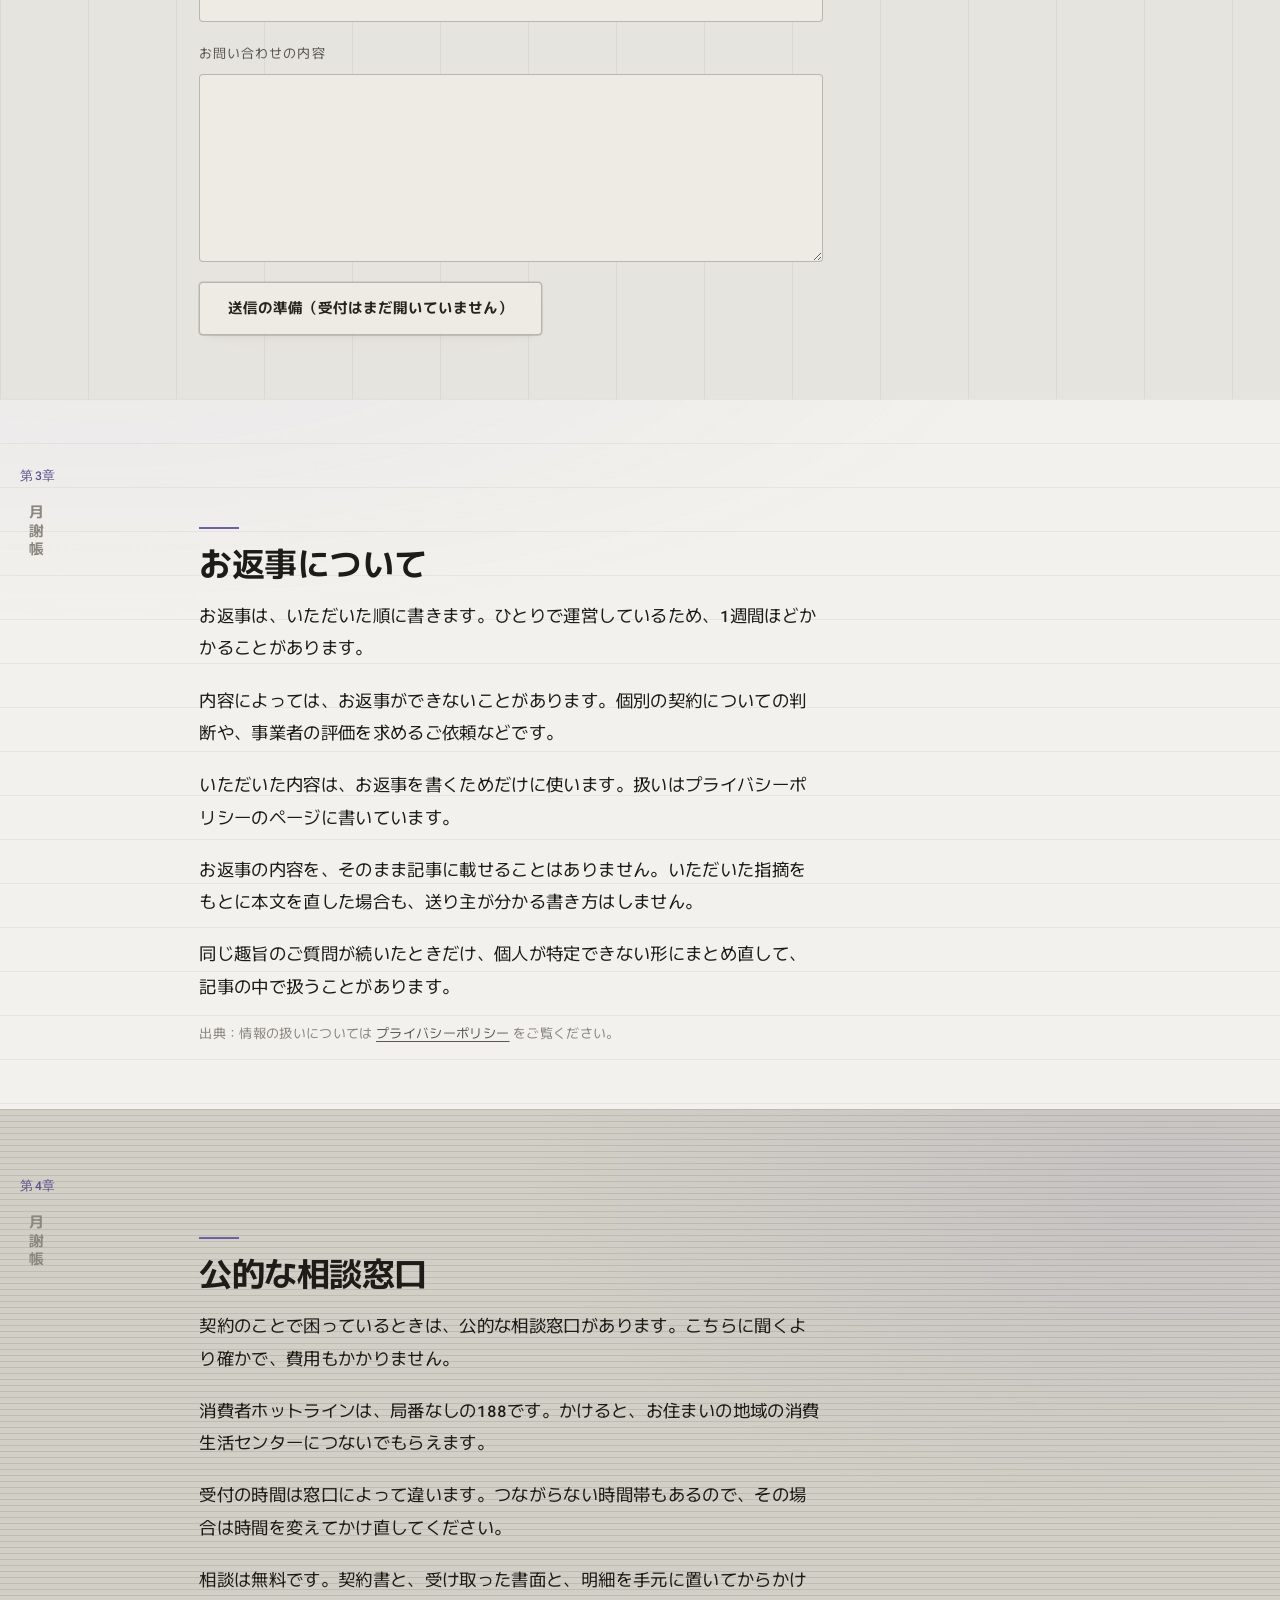
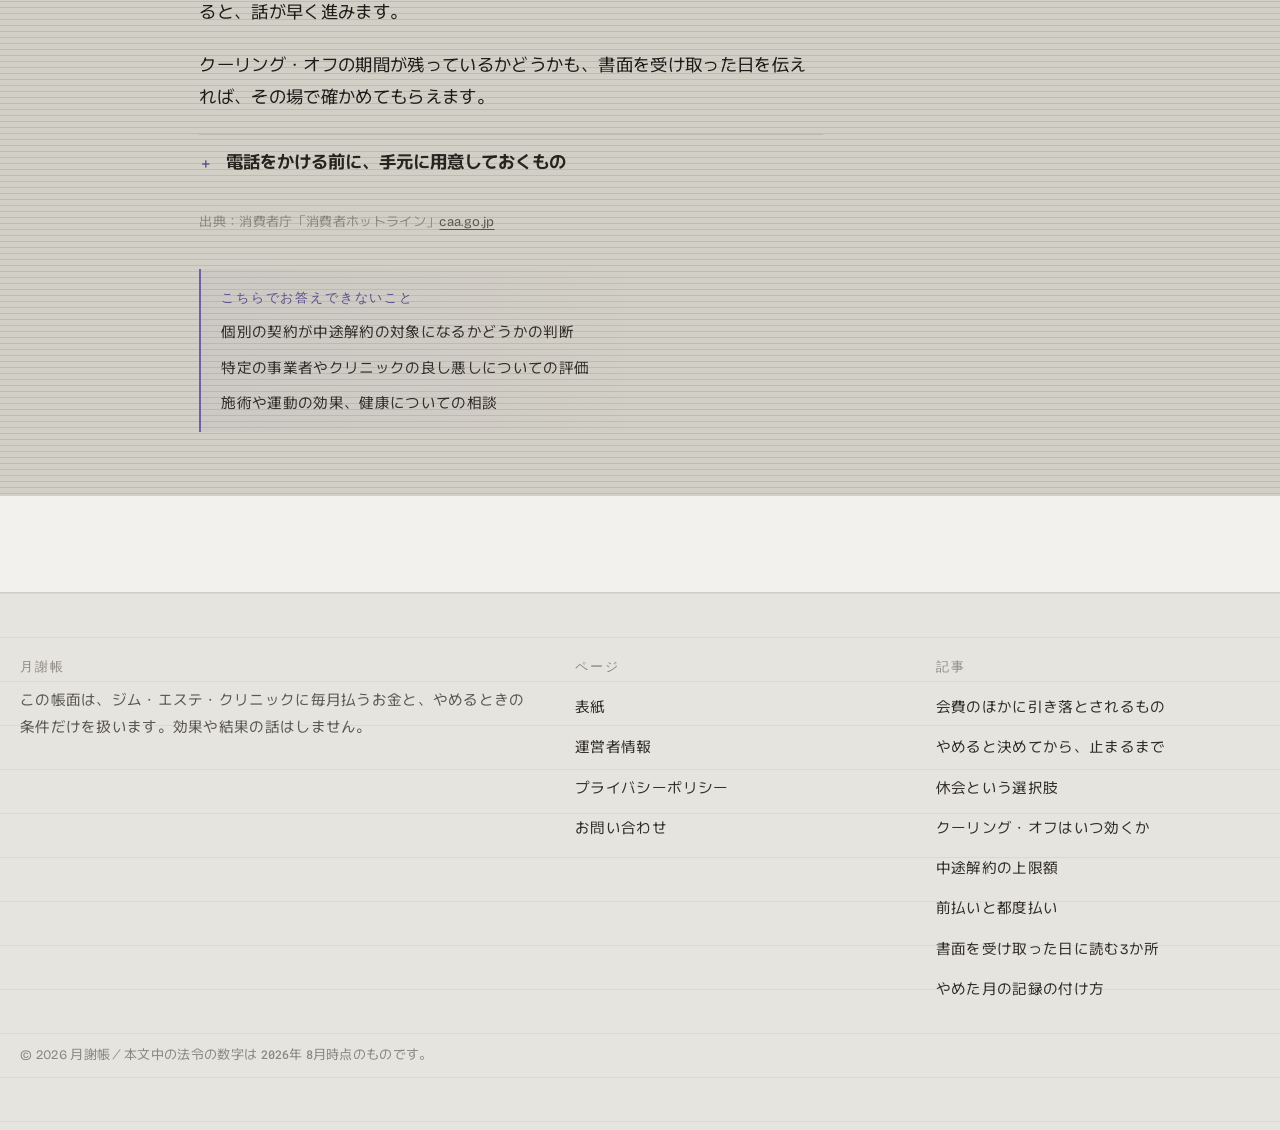
<file: contact.html>
<!doctype html>
<html lang="ja">
<head>
<meta charset="utf-8">
<meta name="viewport" content="width=device-width,initial-scale=1">
<title>お問い合わせ｜月謝帳</title>
<meta name="description" content="月謝帳へのご連絡と、公的な相談窓口の案内です。">
<link rel="icon" href="assets/favicon.svg" type="image/svg+xml">
<meta name="theme-color" content="#F2F1ED" media="(prefers-color-scheme:light)">
<meta name="theme-color" content="#1A1917" media="(prefers-color-scheme:dark)">
<meta property="og:type" content="website">
<meta property="og:locale" content="ja_JP">
<meta property="og:title" content="お問い合わせ｜月謝帳">
<meta property="og:description" content="月謝帳へのご連絡と、公的な相談窓口の案内です。">
<link rel="preconnect" href="https://fonts.googleapis.com"><link rel="preconnect" href="https://fonts.gstatic.com" crossorigin><link rel="stylesheet" href="https://fonts.googleapis.com/css2?family=Bricolage+Grotesque:opsz,wdth,wght@12..96,75..100,400..700&family=Murecho:wght@300..700&family=Roboto+Mono:wght@400;500&display=swap">
<link rel="stylesheet" href="assets/style.css">
<script>document.documentElement.classList.add("js")</script>
<script src="assets/app.js" defer></script>
</head>
<body>
<a class="skip" href="#main">本文へ移動</a>
<header class="head"><div class="shell head__in"><a class="brand" href="index.html"><svg class="brand__mark" viewBox="0 0 24 24" aria-hidden="true"><path d="M3 3h13l5 5v13H3z" fill="none" stroke="currentColor" stroke-width="1.6"/><path d="M16 3v5h5" fill="none" stroke="currentColor" stroke-width="1.6"/><path d="M7 12h10M7 16h6" stroke="var(--acc)" stroke-width="1.6"/></svg><span>月謝帳</span></a><nav class="nav" aria-label="このサイトの主な行き先"><a href="index.html">表紙</a><a href="about.html">運営者情報</a><a href="privacy.html">プライバシーポリシー</a><a href="contact.html" aria-current="page">お問い合わせ</a></nav></div></header>
<main id="main"><section class="band band--face1" id="s1"><div class="shell"><div class="band__grid"><div class="col-lab"><span class="lab__n">CONTACT</span><p class="rail__vert" aria-hidden="true">月謝帳</p></div><div class="stack"><h2 class="t-h2 rv"><span class="ph">お問い合わせの</span><span class="ph">前に</span></h2><div class="notes"><p class="notes__t">広告について</p><p class="note">このページに広告は含まれていません。アフィリエイト広告も掲載していません。書いた内容と引き換えに、お金を受け取ったことはありません。</p></div><p class="t-body">記事の誤りのお知らせ、掲載についてのご相談、その他のご連絡は、このページから受け付ける予定です。</p>
<p class="t-body">いまはフォームの受付を開いていません。準備ができ次第、この文章を書き換えてお知らせします。</p>
<p class="t-body">急ぎのご連絡が必要な場合は、下に書いた公的な相談窓口をご利用ください。そちらのほうが早く、確かです。</p>
<p class="t-body lead-line">契約の内容についての個別の判断は、こちらではお答えできません。</p>
<p class="t-body">資格を持っていないためです。制度の枠組みについては書けますが、あなたの契約がどうなるかは、契約書と相談窓口が決めます。</p></div><div class="col-side"><p class="label">この章の並び</p><nav class="rail__list" aria-label="ページ内の目次"><span class="rail__mark" aria-hidden="true"></span><a class="rail__item" href="#s1">お問い合わせの前に</a><a class="rail__item" href="#s2">送っていただく内容</a><a class="rail__item" href="#s3">お返事について</a><a class="rail__item" href="#s4">公的な相談窓口</a></nav></div></div></div></section><section class="band band--face2" id="s2"><div class="shell"><div class="band__grid"><div class="col-lab"><span class="lab__n">第<span class="num">2</span>章</span><p class="rail__vert" aria-hidden="true">月謝帳</p></div><div class="stack"><h2 class="t-h2 rv"><span class="ph">送っていただく</span><span class="ph">内容</span></h2><p class="t-body">送っていただくのは、次の<span class="num">3</span>つだけです。それ以外の情報は書かないでください。</p>
<ul class="cl"><li class="cl__item"><span>お名前（呼び名でかまいません）</span></li><li class="cl__item"><span>返信先のメールアドレス</span></li><li class="cl__item"><span>お問い合わせの内容</span></li></ul>
<p class="t-body">契約書や明細の写しは送らないでください。個人が特定できる情報を、こちらで預かる仕組みを持っていないためです。</p>
<p class="t-body">記事の誤りをお知らせいただく場合は、ページの名前と、どの部分かが分かる言葉を書き添えていただけると助かります。</p>
<form class="form" action="#" method="post" onsubmit="return false"><label class="field"><span>お名前</span><input type="text" name="name" autocomplete="name"></label><label class="field"><span>返信先のメールアドレス</span><input type="email" name="email" autocomplete="email"></label><label class="field"><span>お問い合わせの内容</span><textarea name="body" rows="6"></textarea></label><button class="btn" type="submit">送信の準備（受付はまだ開いていません）</button></form></div><div class="col-side"></div></div></div></section><section class="band band--face1" id="s3"><div class="shell"><div class="band__grid"><div class="col-lab"><span class="lab__n">第<span class="num">3</span>章</span><p class="rail__vert" aria-hidden="true">月謝帳</p></div><div class="stack"><h2 class="t-h2 rv">お返事について</h2><p class="t-body">お返事は、いただいた順に書きます。ひとりで運営しているため、<span class="num">1</span>週間ほどかかることがあります。</p>
<p class="t-body">内容によっては、お返事ができないことがあります。個別の契約についての判断や、事業者の評価を求めるご依頼などです。</p>
<p class="t-body">いただいた内容は、お返事を書くためだけに使います。扱いはプライバシーポリシーのページに書いています。</p>
<p class="t-body">お返事の内容を、そのまま記事に載せることはありません。いただいた指摘をもとに本文を直した場合も、送り主が分かる書き方はしません。</p>
<p class="t-body">同じ趣旨のご質問が続いたときだけ、個人が特定できない形にまとめ直して、記事の中で扱うことがあります。</p>
<p class="src">出典：情報の扱いについては <a href="privacy.html">プライバシーポリシー</a> をご覧ください。</p></div><div class="col-side"></div></div></div></section><section class="band band--face3" id="s4"><div class="shell"><div class="band__grid"><div class="col-lab"><span class="lab__n">第<span class="num">4</span>章</span><p class="rail__vert" aria-hidden="true">月謝帳</p></div><div class="stack"><h2 class="t-h2 rv"><span class="ph">公的な</span><span class="ph">相談窓口</span></h2><p class="t-body">契約のことで困っているときは、公的な相談窓口があります。こちらに聞くより確かで、費用もかかりません。</p>
<p class="t-body">消費者ホットラインは、局番なしの<span class="num">188</span>です。かけると、お住まいの地域の消費生活センターにつないでもらえます。</p>
<p class="t-body">受付の時間は窓口によって違います。つながらない時間帯もあるので、その場合は時間を変えてかけ直してください。</p>
<p class="t-body">相談は無料です。契約書と、受け取った書面と、明細を手元に置いてからかけると、話が早く進みます。</p>
<p class="t-body">クーリング・オフの期間が残っているかどうかも、書面を受け取った日を伝えれば、その場で確かめてもらえます。</p>
<div class="fold"><button class="fold__btn" type="button"><span class="fold__mark">＋</span><span>電話をかける前に、手元に用意しておくもの</span></button><div class="fold__body"><div><div class="fold__inner">契約書面と概要書面、口座かカードの明細、それから書面を受け取った日が分かるものです。この<span class="num">3</span>つがそろっていると、日付と金額の確認で話が止まりません。書面が手元に無い場合は、無いということもそのまま伝えてください。書面が渡されていないこと自体が、判断の材料になります。</div></div></div></div>
<p class="src">出典：消費者庁「消費者ホットライン」<a href="https://www.caa.go.jp/policies/policy/local_cooperation/local_consumer_administration/hotline/">caa.go.jp</a></p>
<div class="notes"><p class="notes__t">こちらでお答えできないこと</p><p class="note">個別の契約が中途解約の対象になるかどうかの判断</p><p class="note">特定の事業者やクリニックの良し悪しについての評価</p><p class="note">施術や運動の効果、健康についての相談</p></div></div><div class="col-side"></div></div></div></section></main>
<footer class="foot"><div class="shell"><div class="foot__grid"><div><p class="label">月謝帳</p><p class="t-body" style="margin-top:12px;font-size:var(--fs-small);color:var(--ink-3)">この帳面は、ジム・エステ・クリニックに毎月払うお金と、やめるときの条件だけを扱います。効果や結果の話はしません。</p></div><div><p class="label">ページ</p><ul style="margin-top:12px"><li class="foot__li"><a href="index.html">表紙</a></li><li class="foot__li"><a href="about.html">運営者情報</a></li><li class="foot__li"><a href="privacy.html">プライバシーポリシー</a></li><li class="foot__li"><a href="contact.html">お問い合わせ</a></li></ul></div><div><p class="label">記事</p><ul style="margin-top:12px"><li class="foot__li"><a href="a-uchiwake.html">会費のほかに引き落とされるもの</a></li><li class="foot__li"><a href="a-taikai.html">やめると決めてから、止まるまで</a></li><li class="foot__li"><a href="a-kyukai.html">休会という選択肢</a></li><li class="foot__li"><a href="a-cooloff.html">クーリング・オフはいつ効くか</a></li><li class="foot__li"><a href="a-chuto.html">中途解約の上限額</a></li><li class="foot__li"><a href="a-maebarai.html">前払いと都度払い</a></li><li class="foot__li"><a href="a-shomen.html">書面を受け取った日に読む3か所</a></li><li class="foot__li"><a href="a-kiroku.html">やめた月の記録の付け方</a></li></ul></div></div><p class="src" style="margin-top:36px">© 2026 月謝帳／本文中の法令の数字は <span class="num">2026</span>年 <span class="num">8</span>月時点のものです。</p></div></footer>
</body>
</html>
</file>
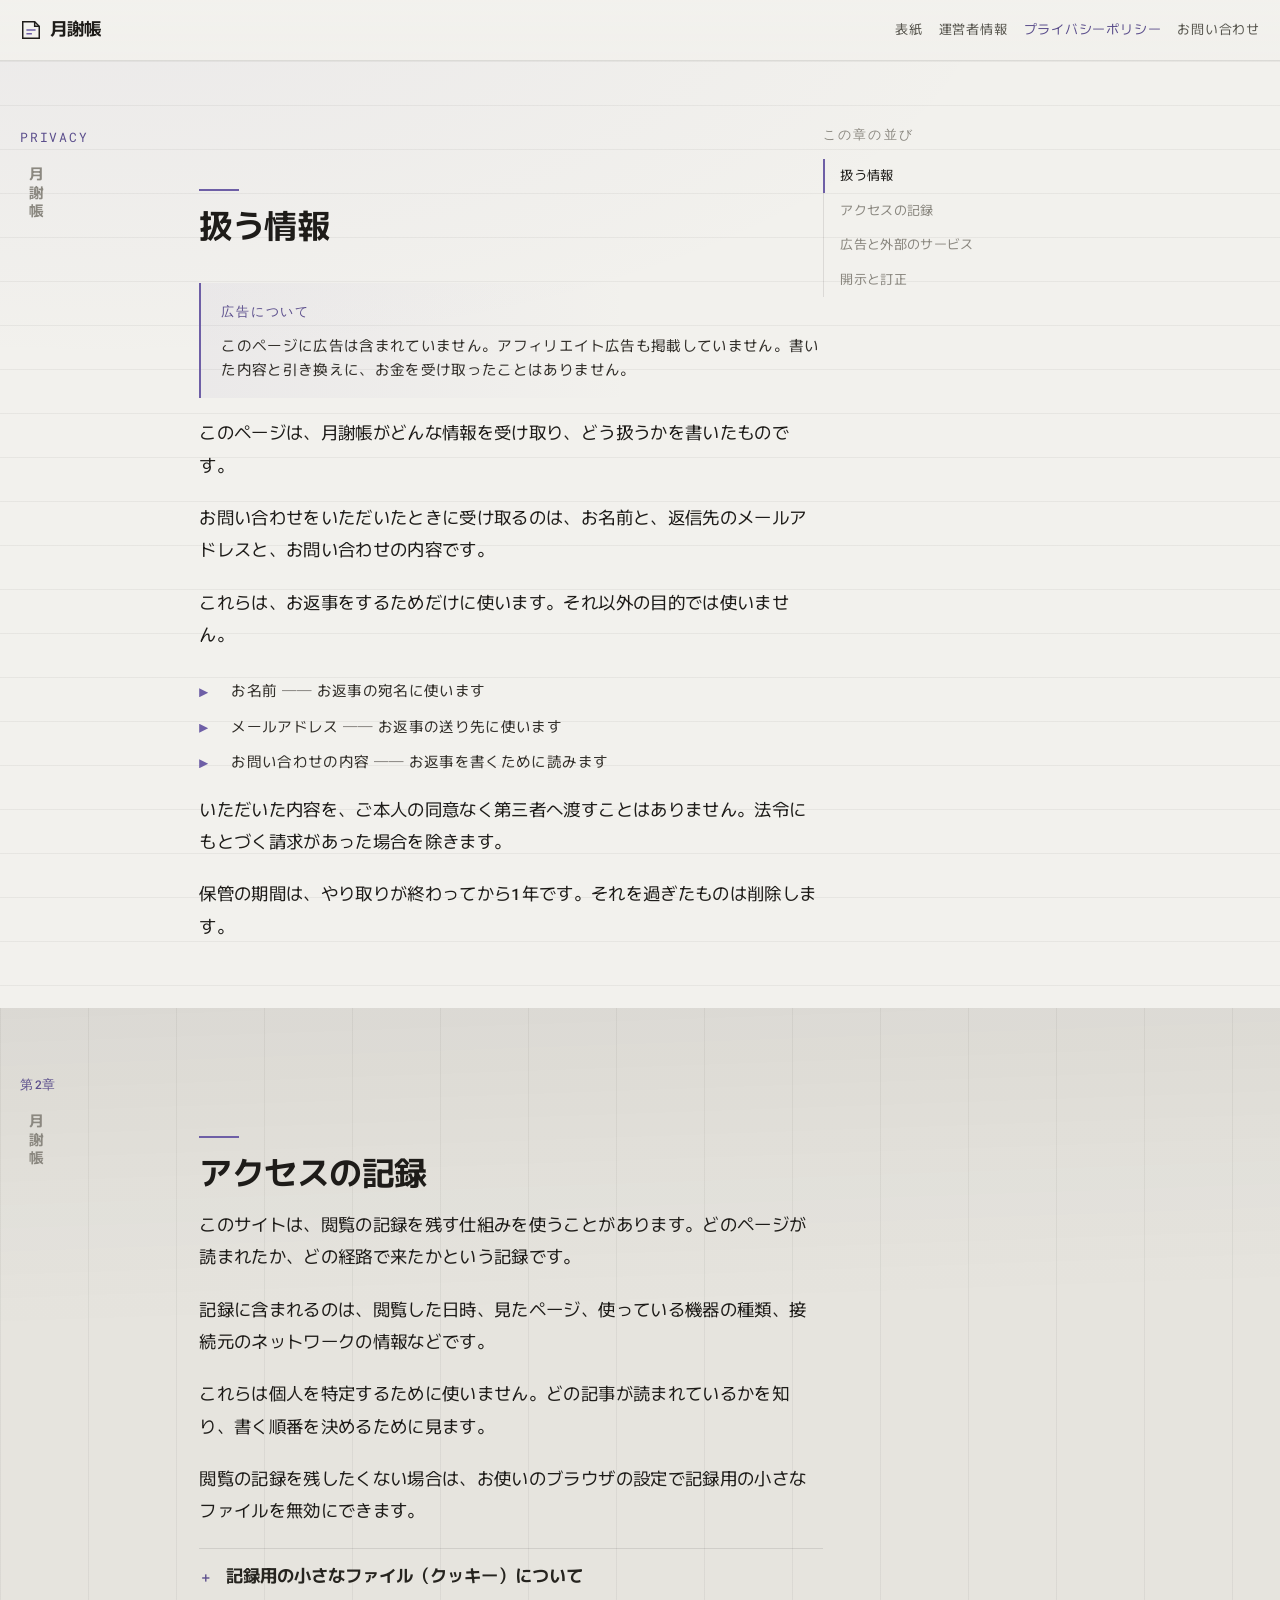
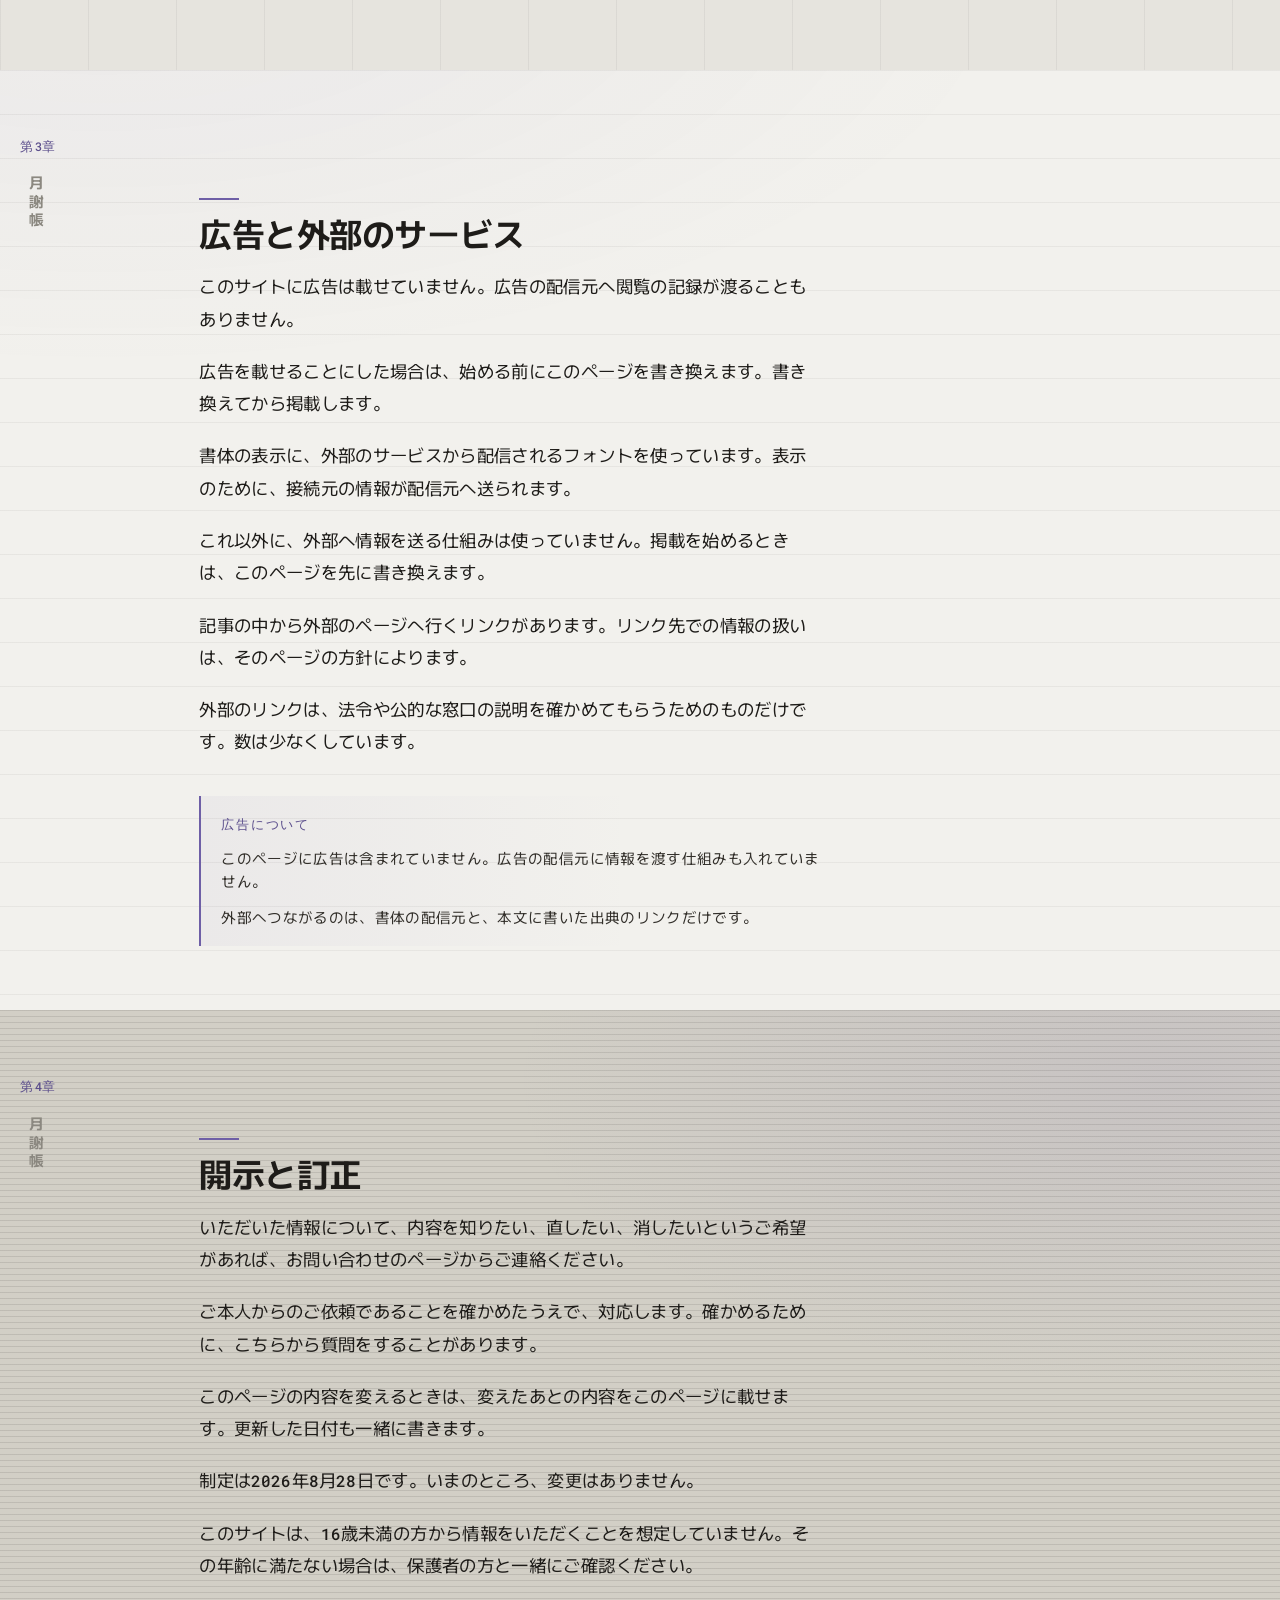
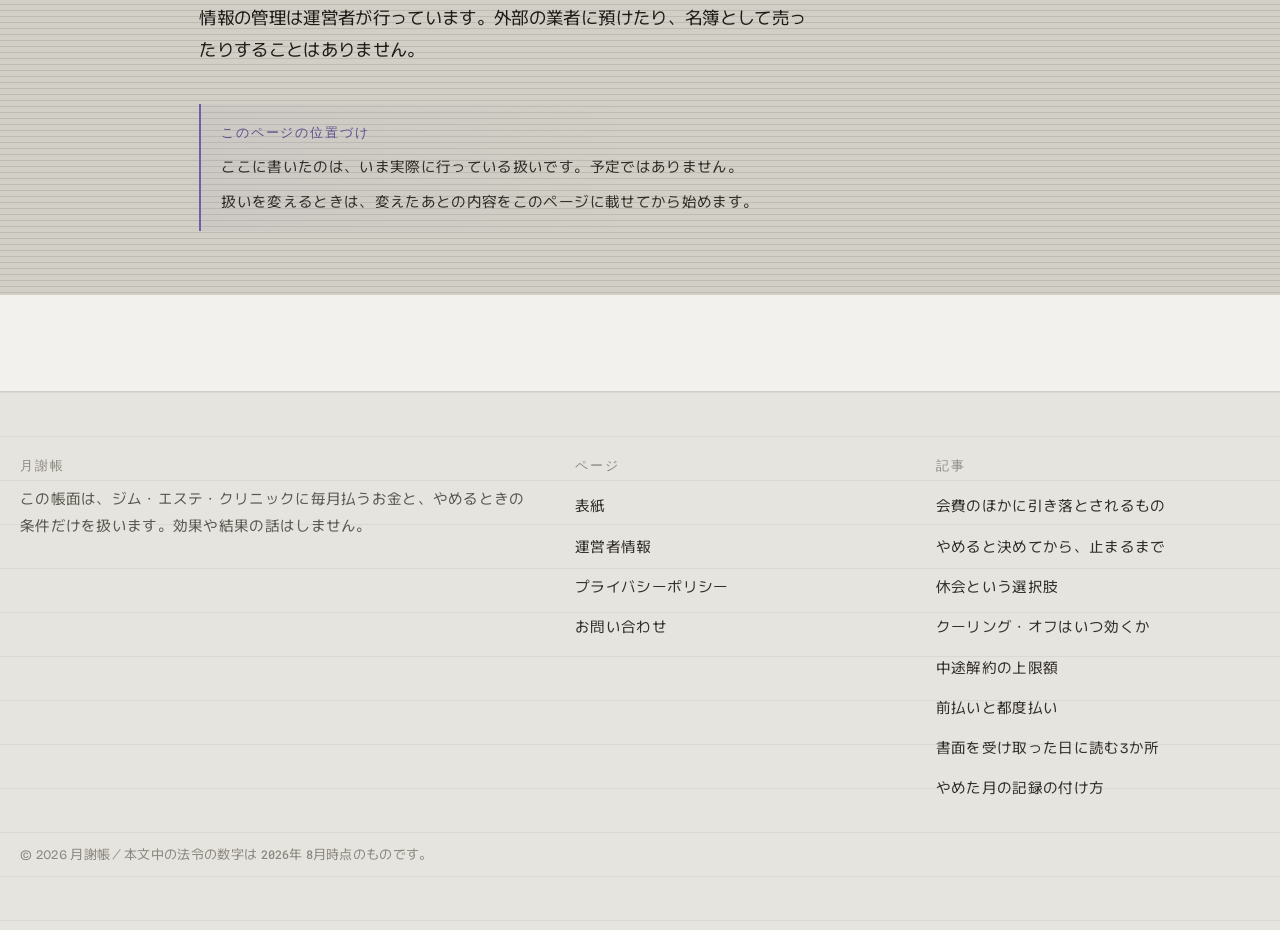
<file: privacy.html>
<!doctype html>
<html lang="ja">
<head>
<meta charset="utf-8">
<meta name="viewport" content="width=device-width,initial-scale=1">
<title>プライバシーポリシー｜月謝帳</title>
<meta name="description" content="月謝帳が受け取る情報の扱いと、閲覧の記録、広告についての方針です。">
<link rel="icon" href="assets/favicon.svg" type="image/svg+xml">
<meta name="theme-color" content="#F2F1ED" media="(prefers-color-scheme:light)">
<meta name="theme-color" content="#1A1917" media="(prefers-color-scheme:dark)">
<meta property="og:type" content="website">
<meta property="og:locale" content="ja_JP">
<meta property="og:title" content="プライバシーポリシー｜月謝帳">
<meta property="og:description" content="月謝帳が受け取る情報の扱いと、閲覧の記録、広告についての方針です。">
<link rel="preconnect" href="https://fonts.googleapis.com"><link rel="preconnect" href="https://fonts.gstatic.com" crossorigin><link rel="stylesheet" href="https://fonts.googleapis.com/css2?family=Bricolage+Grotesque:opsz,wdth,wght@12..96,75..100,400..700&family=Murecho:wght@300..700&family=Roboto+Mono:wght@400;500&display=swap">
<link rel="stylesheet" href="assets/style.css">
<script>document.documentElement.classList.add("js")</script>
<script src="assets/app.js" defer></script>
</head>
<body>
<a class="skip" href="#main">本文へ移動</a>
<header class="head"><div class="shell head__in"><a class="brand" href="index.html"><svg class="brand__mark" viewBox="0 0 24 24" aria-hidden="true"><path d="M3 3h13l5 5v13H3z" fill="none" stroke="currentColor" stroke-width="1.6"/><path d="M16 3v5h5" fill="none" stroke="currentColor" stroke-width="1.6"/><path d="M7 12h10M7 16h6" stroke="var(--acc)" stroke-width="1.6"/></svg><span>月謝帳</span></a><nav class="nav" aria-label="このサイトの主な行き先"><a href="index.html">表紙</a><a href="about.html">運営者情報</a><a href="privacy.html" aria-current="page">プライバシーポリシー</a><a href="contact.html">お問い合わせ</a></nav></div></header>
<main id="main"><section class="band band--face1" id="s1"><div class="shell"><div class="band__grid"><div class="col-lab"><span class="lab__n">PRIVACY</span><p class="rail__vert" aria-hidden="true">月謝帳</p></div><div class="stack"><h2 class="t-h2 rv"><span class="ph">扱う</span><span class="ph">情報</span></h2><div class="notes"><p class="notes__t">広告について</p><p class="note">このページに広告は含まれていません。アフィリエイト広告も掲載していません。書いた内容と引き換えに、お金を受け取ったことはありません。</p></div><p class="t-body">このページは、月謝帳がどんな情報を受け取り、どう扱うかを書いたものです。</p>
<p class="t-body">お問い合わせをいただいたときに受け取るのは、お名前と、返信先のメールアドレスと、お問い合わせの内容です。</p>
<p class="t-body">これらは、お返事をするためだけに使います。それ以外の目的では使いません。</p>
<ul class="cl"><li class="cl__item"><span>お名前 ── お返事の宛名に使います</span></li><li class="cl__item"><span>メールアドレス ── お返事の送り先に使います</span></li><li class="cl__item"><span>お問い合わせの内容 ── お返事を書くために読みます</span></li></ul>
<p class="t-body">いただいた内容を、ご本人の同意なく第三者へ渡すことはありません。法令にもとづく請求があった場合を除きます。</p>
<p class="t-body">保管の期間は、やり取りが終わってから<span class="num">1</span>年です。それを過ぎたものは削除します。</p></div><div class="col-side"><p class="label">この章の並び</p><nav class="rail__list" aria-label="ページ内の目次"><span class="rail__mark" aria-hidden="true"></span><a class="rail__item" href="#s1">扱う情報</a><a class="rail__item" href="#s2">アクセスの記録</a><a class="rail__item" href="#s3">広告と外部のサービス</a><a class="rail__item" href="#s4">開示と訂正</a></nav></div></div></div></section><section class="band band--face2" id="s2"><div class="shell"><div class="band__grid"><div class="col-lab"><span class="lab__n">第<span class="num">2</span>章</span><p class="rail__vert" aria-hidden="true">月謝帳</p></div><div class="stack"><h2 class="t-h2 rv"><span class="ph">アクセスの</span><span class="ph">記録</span></h2><p class="t-body">このサイトは、閲覧の記録を残す仕組みを使うことがあります。どのページが読まれたか、どの経路で来たかという記録です。</p>
<p class="t-body">記録に含まれるのは、閲覧した日時、見たページ、使っている機器の種類、接続元のネットワークの情報などです。</p>
<p class="t-body">これらは個人を特定するために使いません。どの記事が読まれているかを知り、書く順番を決めるために見ます。</p>
<p class="t-body">閲覧の記録を残したくない場合は、お使いのブラウザの設定で記録用の小さなファイルを無効にできます。</p>
<div class="fold"><button class="fold__btn" type="button"><span class="fold__mark">＋</span><span>記録用の小さなファイル（クッキー）について</span></button><div class="fold__body"><div><div class="fold__inner">クッキーは、ウェブサイトが利用者の機器に置く小さなファイルです。ブラウザの設定から、受け入れない、あとで削除する、といった選択ができます。無効にしても、このサイトの記事は問題なく読めます。</div></div></div></div></div><div class="col-side"></div></div></div></section><section class="band band--face1" id="s3"><div class="shell"><div class="band__grid"><div class="col-lab"><span class="lab__n">第<span class="num">3</span>章</span><p class="rail__vert" aria-hidden="true">月謝帳</p></div><div class="stack"><h2 class="t-h2 rv"><span class="ph">広告と</span><span class="ph">外部の</span><span class="ph">サービス</span></h2><p class="t-body">このサイトに広告は載せていません。広告の配信元へ閲覧の記録が渡ることもありません。</p>
<p class="t-body">広告を載せることにした場合は、始める前にこのページを書き換えます。書き換えてから掲載します。</p>
<p class="t-body">書体の表示に、外部のサービスから配信されるフォントを使っています。表示のために、接続元の情報が配信元へ送られます。</p>
<p class="t-body">これ以外に、外部へ情報を送る仕組みは使っていません。掲載を始めるときは、このページを先に書き換えます。</p>
<p class="t-body">記事の中から外部のページへ行くリンクがあります。リンク先での情報の扱いは、そのページの方針によります。</p>
<p class="t-body">外部のリンクは、法令や公的な窓口の説明を確かめてもらうためのものだけです。数は少なくしています。</p>
<div class="notes"><p class="notes__t">広告について</p><p class="note">このページに広告は含まれていません。広告の配信元に情報を渡す仕組みも入れていません。</p><p class="note">外部へつながるのは、書体の配信元と、本文に書いた出典のリンクだけです。</p></div></div><div class="col-side"></div></div></div></section><section class="band band--face3" id="s4"><div class="shell"><div class="band__grid"><div class="col-lab"><span class="lab__n">第<span class="num">4</span>章</span><p class="rail__vert" aria-hidden="true">月謝帳</p></div><div class="stack"><h2 class="t-h2 rv"><span class="ph">開示と</span><span class="ph">訂正</span></h2><p class="t-body">いただいた情報について、内容を知りたい、直したい、消したいというご希望があれば、お問い合わせのページからご連絡ください。</p>
<p class="t-body">ご本人からのご依頼であることを確かめたうえで、対応します。確かめるために、こちらから質問をすることがあります。</p>
<p class="t-body">このページの内容を変えるときは、変えたあとの内容をこのページに載せます。更新した日付も一緒に書きます。</p>
<p class="t-body">制定は<span class="num">2026</span>年<span class="num">8</span>月<span class="num">28</span>日です。いまのところ、変更はありません。</p>
<p class="t-body">このサイトは、<span class="num">16</span>歳未満の方から情報をいただくことを想定していません。その年齢に満たない場合は、保護者の方と一緒にご確認ください。</p>
<p class="t-body">情報の管理は運営者が行っています。外部の業者に預けたり、名簿として売ったりすることはありません。</p>
<div class="notes"><p class="notes__t">このページの位置づけ</p><p class="note">ここに書いたのは、いま実際に行っている扱いです。予定ではありません。</p><p class="note">扱いを変えるときは、変えたあとの内容をこのページに載せてから始めます。</p></div></div><div class="col-side"></div></div></div></section></main>
<footer class="foot"><div class="shell"><div class="foot__grid"><div><p class="label">月謝帳</p><p class="t-body" style="margin-top:12px;font-size:var(--fs-small);color:var(--ink-3)">この帳面は、ジム・エステ・クリニックに毎月払うお金と、やめるときの条件だけを扱います。効果や結果の話はしません。</p></div><div><p class="label">ページ</p><ul style="margin-top:12px"><li class="foot__li"><a href="index.html">表紙</a></li><li class="foot__li"><a href="about.html">運営者情報</a></li><li class="foot__li"><a href="privacy.html">プライバシーポリシー</a></li><li class="foot__li"><a href="contact.html">お問い合わせ</a></li></ul></div><div><p class="label">記事</p><ul style="margin-top:12px"><li class="foot__li"><a href="a-uchiwake.html">会費のほかに引き落とされるもの</a></li><li class="foot__li"><a href="a-taikai.html">やめると決めてから、止まるまで</a></li><li class="foot__li"><a href="a-kyukai.html">休会という選択肢</a></li><li class="foot__li"><a href="a-cooloff.html">クーリング・オフはいつ効くか</a></li><li class="foot__li"><a href="a-chuto.html">中途解約の上限額</a></li><li class="foot__li"><a href="a-maebarai.html">前払いと都度払い</a></li><li class="foot__li"><a href="a-shomen.html">書面を受け取った日に読む3か所</a></li><li class="foot__li"><a href="a-kiroku.html">やめた月の記録の付け方</a></li></ul></div></div><p class="src" style="margin-top:36px">© 2026 月謝帳／本文中の法令の数字は <span class="num">2026</span>年 <span class="num">8</span>月時点のものです。</p></div></footer>
</body>
</html>
</file>
<file: assets/style.css>
@charset "utf-8";
/* ============================================================================
   月謝帳 ── ジム・エステ・クリニックに毎月いくら払うのか
   ----------------------------------------------------------------------------
   引いたカード（既出台帳）
     ①配色 C-6 紙面＋藤（色相 253。塗り面積は画素で実測して10%未満）
     ②書体 F-2 Bricolage Grotesque（opsz 12-96 / wdth 75-100）× Murecho × Roboto Mono
     ③レイアウト L-2 28カラムグリッド（外枠は 15vw / 624px / 1fr の非対称3列）
     ④動きの語彙 3種
        M-13 目盛りが右へ伸びる  transform:scaleX(0→1) origin:left
        M-14 段が開いて畳まれる  grid-template-rows:0fr→1fr（操作起点）
        M-15 現在地の柱が移る    柱の塗りを translateY で移動
        ※不透明度だけの変化は語彙に数えない（P-12）
     ⑤図解 G-3 幾何学的な抽象イラスト  ⑥FV V-7 帳面の見開き型
   イージング 2本 ／ 影は4段＋輪郭で、押せる要素にだけ付ける
   ========================================================================== */

/* ── 1. トークン ─────────────────────────────────────────── */
:root{
  /* 無彩色の階段 7段（暗部を細かく）。純黒・純白は1つも無い */
  --n-05:#F2F1ED; --n-10:#E6E4DE; --n-20:#D2CFC6;
  --n-40:#8B8880; --n-60:#5A5851; --n-80:#322F2A; --n-95:#1E1C19;
  /* 彩度のある色は藤の1色相だけ */
  --a-60:#6E5FA6; --a-70:#5B4E8C; --a-30:#DBD7E6;

  --ink-rgb:33 31 27;
  --acc-rgb:110 95 166;
  --pap-rgb:242 241 237;

  /* 透明度は5段だけ。生の数値はここにしか出てこない */
  --o-1:.055; --o-2:.11; --o-3:.26; --o-4:.5; --o-5:.74;
  --o-hide:0;

  --line-1:rgb(var(--ink-rgb) / var(--o-1));
  --line-2:rgb(var(--ink-rgb) / var(--o-2));
  --line-3:rgb(var(--ink-rgb) / var(--o-3));
  --acc-1:rgb(var(--acc-rgb) / var(--o-1));
  --acc-2:rgb(var(--acc-rgb) / var(--o-2));
  --acc-3:rgb(var(--acc-rgb) / var(--o-3));

  --face-1:var(--n-05); --face-2:var(--n-10); --face-3:var(--n-20);
  --ink:var(--n-95); --ink-2:var(--n-80); --ink-3:var(--n-60); --ink-4:var(--n-40);
  --acc:var(--a-60); --acc-deep:var(--a-70); --acc-pale:var(--a-30);

  /* 操作できる要素の色は、ブランド色とは別の名前空間に置く（P-19） */
  --form-face:#EDEBE4; --form-face-hi:#E3E0D6;
  --form-ink:#26241F; --form-edge:rgb(var(--ink-rgb) / var(--o-3));
  --form-mark:#5B4E8C; --form-ring:rgb(var(--acc-rgb) / var(--o-4));

  /* 書体：欧文 → 和文 → 総称 の順（P-04） */
  --f-disp:'Bricolage Grotesque','Murecho','Hiragino Sans','Yu Gothic',sans-serif;
  --f-text:'Bricolage Grotesque','Murecho','Hiragino Sans','Yu Gothic',sans-serif;
  --f-num:'Roboto Mono','Bricolage Grotesque',ui-monospace,monospace;

  /* 文字：見出しは最小:最大＝1:1.5 で統一（P-09）。隣り合う段の比率は1.125 */
  --fs-display:clamp(2.25rem,1.74rem + 2.16vw,3.375rem);  /* 36 → 54 */
  --fs-h1:clamp(1.6875rem,1.31rem + 1.62vw,2.53125rem);  /* 27 → 40.5 */
  --fs-h2:clamp(1.375rem,1.06rem + 1.32vw,2.0625rem);    /* 22 → 33 */
  --fs-h3:clamp(1.1875rem,0.92rem + 1.14vw,1.78125rem);  /* 19 → 28.5 */
  --fs-lede:clamp(1.125rem,0.99rem + 0.58vw,1.6875rem);  /* 18 → 27 */
  --fs-body:clamp(1rem,0.965rem + 0.15vw,1.125rem);      /* 16 → 18 */
  --fs-small:clamp(0.875rem,0.86rem + 0.06vw,0.9375rem); /* 14 → 15 */
  --fs-label:0.8125rem;                                  /* 13 */

  /* 行間は4段（R-05 の二極化）*/
  --lh-display:1.06; --lh-head:1.22; --lh-ui:1.42; --lh-list:1.62; --lh-read:1.86;

  /* 余白は4px刻み */
  --sp-1:4px; --sp-2:8px; --sp-3:12px; --sp-4:16px; --sp-5:20px;
  --sp-6:28px; --sp-7:36px; --sp-8:44px; --sp-9:64px; --sp-10:96px;

  --col:624px;                 /* 本文カラムの上限（見本の1440px時の実測値） */
  --r-1:4px; --r-2:12px;       /* 角丸は2段だけ */

  /* イージングは2本。既定の ease は1回も使わない（R-04） */
  --e-out:cubic-bezier(.16,.74,.22,1);
  --e-both:cubic-bezier(.58,.03,.24,1);
  --t-color:.18s; --t-move:.34s; --t-face:.62s; --t-rv:.22s;

  /* 影は4段＋輪郭。押せる要素にだけ使う（P-13 / A-06） */
  --sh-rest:
    0 0 0 1px rgb(var(--ink-rgb) / var(--o-2)),
    0 1px 1px rgb(var(--ink-rgb) / var(--o-1)),
    0 6px 12px -8px rgb(var(--ink-rgb) / var(--o-2)),
    0 20px 32px -26px rgb(var(--ink-rgb) / var(--o-3));
  --sh-lift:
    0 0 0 1px rgb(var(--acc-rgb) / var(--o-3)),
    0 2px 3px rgb(var(--ink-rgb) / var(--o-1)),
    0 12px 20px -12px rgb(var(--ink-rgb) / var(--o-2)),
    0 34px 46px -32px rgb(var(--ink-rgb) / var(--o-3));

  --stable-lvh:1vh;            /* JSが実測値に置き換える（P-14 / R-09） */
  color-scheme:light dark;
}

@media (prefers-color-scheme:dark){
  :root{
    --n-05:#1A1917; --n-10:#232220; --n-20:#2E2C29;
    --n-40:#6F6C65; --n-60:#9A968D; --n-80:#CFCBC1; --n-95:#E9E6DE;
    --a-60:#A99BD8; --a-70:#C0B5E4; --a-30:#3A3350;
    --ink-rgb:233 230 222;
    --acc-rgb:169 155 216;
    --pap-rgb:26 25 23;
    --o-1:.07; --o-2:.14; --o-3:.3; --o-4:.54; --o-5:.78;
    --form-face:#2A2825; --form-face-hi:#343128;
    --form-ink:#E9E6DE; --form-mark:#C0B5E4;
  }
}

/* ── 2. 下地 ─────────────────────────────────────────────── */
*,*::before,*::after{box-sizing:border-box}
html{-webkit-text-size-adjust:100%}
body{
  margin:0;
  background:var(--face-1);
  color:var(--ink);
  font-family:var(--f-text);
  font-size:var(--fs-body);
  line-height:var(--lh-read);
  letter-spacing:.02em;
  font-feature-settings:"palt" 1;   /* 約物の詰め（P-06） */
  font-variation-settings:'opsz' 14,'wdth' 100;
  text-rendering:optimizeLegibility;
  overflow-x:hidden;
}
img,svg{max-width:100%;height:auto;display:block}
h1,h2,h3,h4,p,ul,ol,figure,blockquote,dl,dd{margin:0}
ul,ol{padding:0;list-style:none}
a{color:inherit}
:focus-visible{outline:2px solid var(--form-ring);outline-offset:3px;border-radius:var(--r-1)}

/* 数字だけ欧文の等幅へ（R-12 / P-05） */
.num{font-family:var(--f-num);font-variant-numeric:tabular-nums;
     font-size:.94em;letter-spacing:.005em;font-weight:500}

/* ── 3. 文字の役割（タグではなくクラスで当てる：P-17） ─────── */
.t-display{font-family:var(--f-disp);font-size:var(--fs-display);line-height:var(--lh-display);
  letter-spacing:-.032em;font-weight:600;font-variation-settings:'opsz' 96,'wdth' 92}
.t-h1{font-family:var(--f-disp);font-size:var(--fs-h1);line-height:1.14;
  letter-spacing:-.024em;font-weight:600;font-variation-settings:'opsz' 72,'wdth' 94}
.t-h2{font-family:var(--f-disp);font-size:var(--fs-h2);line-height:var(--lh-head);
  letter-spacing:-.014em;font-weight:600;font-variation-settings:'opsz' 40,'wdth' 96}
.t-h3{font-family:var(--f-disp);font-size:var(--fs-h3);line-height:1.3;
  letter-spacing:-.006em;font-weight:600;font-variation-settings:'opsz' 24,'wdth' 98}
.t-lede{font-size:var(--fs-lede);line-height:1.66;letter-spacing:.008em;color:var(--ink-2)}
.t-body{font-size:var(--fs-body);line-height:var(--lh-read);letter-spacing:.02em}
.t-body.lead-line{font-weight:600;color:var(--ink)}
.t-body strong{font-weight:600;background:linear-gradient(transparent 62%,var(--acc-2) 62%)}
.label{font-family:var(--f-num);font-size:var(--fs-label);line-height:var(--lh-ui);
  letter-spacing:.16em;color:var(--ink-4)}
.ph{white-space:nowrap}                    /* 文節ロック（P-21 / R-19） */
ruby>rt{font-size:.45em;letter-spacing:0;font-weight:400;color:var(--ink-3)}

/* ── 4. 骨格 ──────────────────────────────────────────────
   外枠は 15vw / 624px / 1fr の非対称3列（R-02）。
   章の中では28分割グリッドを使う（L-2）。                                   */
.shell{max-width:1360px;margin:0 auto;padding:0 var(--sp-5)}
.page{display:block}
@media (min-width:1000px){
  .page{display:grid;
    grid-template-columns:minmax(140px,15vw) minmax(0,var(--col)) minmax(160px,1fr);
    column-gap:var(--sp-9);align-items:start}
}
.rail{display:none}
@media (min-width:1000px){
  .rail{display:block;position:sticky;top:var(--sp-9);align-self:start}
}
.side{display:none}
@media (min-width:1000px){.side{display:block;position:sticky;top:var(--sp-9)}}

.grid28{display:grid;grid-template-columns:repeat(28,minmax(0,1fr));column-gap:var(--sp-2)}

/* ── 5. 章の面（罫線ではなく地の色で切り替える：P-16 / R-18）
      どの面にも層がある。単色ベタは置かない（A-07）                        */
.band{padding-block:var(--sp-9)}
@media (max-width:1039px){.band{padding-block:var(--sp-7)}}
.band__inner{max-width:var(--col)}
.band--face1{
  background:
    repeating-linear-gradient(180deg,var(--line-1) 0 1px,transparent 1px 44px),
    radial-gradient(120% 70% at 8% -10%,var(--acc-1),transparent 60%),
    var(--face-1);
}
.band--face2{
  background:
    repeating-linear-gradient(90deg,var(--line-1) 0 1px,transparent 1px 88px),
    linear-gradient(178deg,rgb(var(--ink-rgb) / var(--o-1)),transparent 46%),
    var(--face-2);
}
.band--face3{
  background:
    repeating-linear-gradient(180deg,var(--line-2) 0 1px,transparent 1px 6px),
    radial-gradient(90% 60% at 92% 8%,var(--acc-2),transparent 58%),
    var(--face-3);
}

/* ── 6. 余白のリズム（同じ値で積まない：A-03） ─────────────── */
.stack>*+*{margin-top:var(--sp-5)}
.stack>.t-h2{margin-top:var(--sp-9)}
.stack>.t-h3{margin-top:var(--sp-7)}
.stack>.t-h2+*{margin-top:var(--sp-4)}
.stack>.t-h3+*{margin-top:var(--sp-3)}
.stack>.fig{margin-top:var(--sp-8)}
.stack>.fig+*{margin-top:var(--sp-6)}
.stack>.cl{margin-top:var(--sp-6)}
.stack>.notes{margin-top:var(--sp-7)}
.stack>.t-lede{margin-top:var(--sp-6)}

/* ── 7. 動きの語彙 ①M-13 目盛りが右へ伸びる ───────────────
      登場は「行頭の目盛りが右へ伸びて、読める合図になる」だけにする。      */
.rv{position:relative;padding-top:18px}
.rv::before{content:"";position:absolute;left:0;top:0;height:2px;width:2.5rem;
  background:var(--acc);transform:scaleX(0);transform-origin:left center}
.fig.rv::before{width:1.5rem}
html.js .rv{opacity:var(--o-hide)}
html.js .rv[data-rv="in"]{opacity:1}
html.js .rv{transition:opacity var(--t-rv) var(--e-out)}
html.js .rv::before{transition:transform var(--t-move) var(--e-out) 60ms}
html.js .rv[data-rv="in"]::before{transform:scaleX(1)}
/* 目盛りは棒グラフでも同じ動きをする */
.bar__fill{transform:scaleX(0);transform-origin:left center;
  transition:transform var(--t-face) var(--e-both)}
[data-rv="in"] .bar__fill{transform:scaleX(1)}

/* ── 8. 動きの語彙 ②M-14 段が開いて畳まれる（操作起点） ────── */
.fold{border-top:1px solid var(--line-2)}
.fold__btn{display:flex;width:100%;gap:var(--sp-3);align-items:baseline;
  padding:var(--sp-4) 0;background:none;border:0;cursor:pointer;text-align:left;
  color:var(--form-ink);font:inherit;font-weight:600;line-height:var(--lh-ui);
  transition:color var(--t-color) var(--e-out)}
.fold__btn:hover{color:var(--form-mark)}
.fold__mark{font-family:var(--f-num);font-size:var(--fs-label);color:var(--form-mark);
  letter-spacing:.1em;flex:none}
.fold__body{display:grid;grid-template-rows:0fr;
  transition:grid-template-rows var(--t-move) var(--e-both)}
.fold__body>div{overflow:hidden}
.fold[data-open="1"] .fold__body{grid-template-rows:1fr}
.fold__inner{padding-bottom:var(--sp-5);color:var(--ink-2);font-size:var(--fs-small);
  line-height:var(--lh-list)}

/* ── 9. 動きの語彙 ③M-15 現在地の柱が移る ─────────────────── */
.rail__list{position:relative;padding-left:var(--sp-4);
  border-left:1px solid var(--line-2)}
.rail__mark{position:absolute;left:-1px;top:0;width:2px;height:var(--mark-h,24px);
  background:var(--acc);
  transform:translateY(var(--mark-y,0px));
  transition:transform var(--t-move) var(--e-both),height var(--t-move) var(--e-both)}
.rail__item{display:block;font-size:var(--fs-label);line-height:var(--lh-ui);
  color:var(--ink-4);padding-block:var(--sp-2);text-decoration:none;
  transition:color var(--t-color) var(--e-out)}
.rail__item[aria-current="true"]{color:var(--ink)}
.rail__item:hover{color:var(--form-mark)}
/* 章名は縦に流す（B-02） */
.rail__vert{display:none;writing-mode:vertical-rl;text-orientation:mixed;
  font-family:var(--f-disp);font-weight:600;font-size:var(--fs-small);
  letter-spacing:.28em;color:var(--ink-4);margin-bottom:var(--sp-6)}
.rail__vert .num{text-combine-upright:all;letter-spacing:0}

/* ── 10. ヘッダーとフッター ───────────────────────────────── */
.head{position:sticky;top:0;z-index:8;
  background:
    linear-gradient(180deg,rgb(var(--pap-rgb) / var(--o-5)),rgb(var(--pap-rgb) / var(--o-4))),
    var(--face-1);
  -webkit-backdrop-filter:saturate(120%) blur(9px);backdrop-filter:saturate(120%) blur(9px);
  border-bottom:1px solid var(--line-2)}
.head__in{display:flex;align-items:center;gap:var(--sp-5);
  min-height:60px;flex-wrap:wrap}
.brand{display:flex;align-items:center;gap:var(--sp-2);text-decoration:none;
  font-family:var(--f-disp);font-weight:600;letter-spacing:-.01em;
  font-variation-settings:'opsz' 30,'wdth' 92}
.brand__mark{width:22px;height:22px;flex:none}
.nav{display:flex;gap:var(--sp-4);flex-wrap:wrap;margin-left:auto}
.nav a{font-size:var(--fs-label);letter-spacing:.06em;color:var(--ink-3);
  text-decoration:none;padding-block:var(--sp-2);
  transition:color var(--t-color) var(--e-out)}
.nav a:hover,.nav a[aria-current="page"]{color:var(--acc-deep)}
.foot{background:
    repeating-linear-gradient(180deg,var(--line-1) 0 1px,transparent 1px 44px),
    var(--face-2);
  border-top:1px solid var(--line-2);padding-block:var(--sp-9);margin-top:var(--sp-10)}
.foot__grid{display:grid;gap:var(--sp-7)}
@media (min-width:760px){.foot__grid{grid-template-columns:minmax(0,1.6fr) minmax(0,1fr) minmax(0,1fr)}}
.foot a{color:var(--ink-2);text-decoration:none;font-size:var(--fs-small);
  line-height:var(--lh-list);transition:color var(--t-color) var(--e-out)}
.foot a:hover{color:var(--acc-deep)}
.foot__li{padding-block:var(--sp-1)}

/* ── 11. ファーストビュー V-7 帳面の見開き型 ───────────────── */
.fv{padding-top:var(--sp-9);padding-bottom:var(--sp-9);
  min-height:calc(74 * var(--stable-lvh));display:flex;align-items:center}
.fv__wrap{display:grid;gap:var(--sp-8);width:100%}
@media (min-width:900px){
  .fv__wrap{grid-template-columns:minmax(0,1.35fr) minmax(0,1fr);
    column-gap:var(--sp-10);align-items:end}
}
.fv__sub{color:var(--ink-3);font-size:var(--fs-small);line-height:var(--lh-list);
  max-width:34em;margin-top:var(--sp-5)}
.fv__figure{margin-top:var(--sp-9)}
.idx{border-top:1px solid var(--line-3)}
.idx__row{display:grid;grid-template-columns:2.6rem minmax(0,1fr);gap:var(--sp-3);
  padding-block:var(--sp-3);border-bottom:1px solid var(--line-1);text-decoration:none}
.idx__n{display:block;font-family:var(--f-num);font-size:var(--fs-label);color:var(--acc-deep);
  letter-spacing:.04em;padding-top:.25em}
.idx__t{display:block;font-size:var(--fs-small);line-height:var(--lh-ui);color:var(--ink-2);
  transition:color var(--t-color) var(--e-out)}
.idx__row:hover .idx__t{color:var(--acc-deep)}

/* ── 12. 記事カード（押せるものにだけ影：A-06） ───────────── */
.cards{display:grid;gap:var(--sp-5)}
@media (min-width:680px){.cards{grid-template-columns:repeat(2,minmax(0,1fr))}}
@media (min-width:1000px){
  .cards{grid-template-columns:repeat(28,minmax(0,1fr));column-gap:var(--sp-2);row-gap:var(--sp-5)}
  .cards>.card:nth-child(4n+1){grid-column:span 16}
  .cards>.card:nth-child(4n+2){grid-column:span 12}
  .cards>.card:nth-child(4n+3){grid-column:span 12}
  .cards>.card:nth-child(4n+4){grid-column:span 16}
}
.card{display:block;padding:var(--sp-6);border-radius:var(--r-2);text-decoration:none;
  background:linear-gradient(176deg,rgb(var(--pap-rgb) / var(--o-5)),transparent 70%),var(--face-1);
  box-shadow:var(--sh-rest);
  transition:box-shadow var(--t-move) var(--e-out),transform var(--t-move) var(--e-out)}
.card:hover{box-shadow:var(--sh-lift)}
.card__k{display:block;font-family:var(--f-num);font-size:var(--fs-label);letter-spacing:.14em;
  color:var(--acc-deep)}
.card__t{display:block;margin-top:var(--sp-3);font-family:var(--f-disp);font-weight:600;
  font-size:var(--fs-h3);line-height:1.3;letter-spacing:-.006em;
  font-variation-settings:'opsz' 24,'wdth' 98}
.card__d{display:block;margin-top:var(--sp-3);padding-top:var(--sp-3);
  border-top:1px solid var(--line-2);
  font-size:var(--fs-small);line-height:var(--lh-list);color:var(--ink-3)}

/* ── 13. 図 ──────────────────────────────────────────────── */
.fig{margin:0}
.fig__box{border:1px solid var(--line-2);border-radius:var(--r-1);
  background:linear-gradient(180deg,rgb(var(--pap-rgb) / var(--o-4)),transparent),var(--face-1);
  padding:var(--sp-5)}
.fig__cap{margin-top:var(--sp-3);font-size:var(--fs-small);line-height:var(--lh-ui);
  color:var(--ink-2);font-weight:600}
.fig__note{margin-top:var(--sp-2);font-size:var(--fs-label);line-height:var(--lh-list);
  color:var(--ink-4)}
.fig svg{width:100%;height:auto}
.svg-ink{fill:var(--ink)} .svg-ink2{fill:var(--ink-3)} .svg-ink3{fill:var(--ink-4)}
.svg-acc{fill:var(--acc)} .svg-face{fill:var(--face-2)} .svg-face3{fill:var(--face-3)}
.s-t{font-family:var(--f-num);font-size:13px;letter-spacing:-.01em}
.s-t-jp{font-family:var(--f-text);font-size:13px;letter-spacing:.01em}

/* ── 14. 箇条書き・注記・出典 ─────────────────────────────── */
.cl{display:grid;gap:var(--sp-3)}
.cl__item{display:grid;grid-template-columns:1.5rem minmax(0,1fr);gap:var(--sp-2);
  font-size:var(--fs-small);line-height:var(--lh-list);color:var(--ink-2)}
.cl__item::before{content:"";width:9px;height:9px;margin-top:.55em;
  background:var(--acc);clip-path:polygon(0 0,100% 50%,0 100%)}
.notes{border-left:2px solid var(--acc);padding:var(--sp-4) 0 var(--sp-4) var(--sp-5);
  background:linear-gradient(90deg,var(--acc-1),transparent 70%)}
.notes .note{font-size:var(--fs-small);line-height:var(--lh-list);color:var(--ink-2)}
.notes .note+.note{margin-top:var(--sp-3)}
.notes__t{font-family:var(--f-num);font-size:var(--fs-label);letter-spacing:.14em;
  color:var(--acc-deep);margin-bottom:var(--sp-3)}
.src{font-size:var(--fs-label);line-height:var(--lh-list);color:var(--ink-4)}
.src a{color:var(--ink-3);text-underline-offset:3px}

/* ── 15. 広告の枠と開示（S-11 / S-12） ────────────────────── */
.disc{display:flex;gap:var(--sp-2);align-items:baseline;
  font-size:var(--fs-label);line-height:var(--lh-list);color:var(--ink-3);
  border:1px solid var(--line-2);border-radius:var(--r-1);padding:var(--sp-3) var(--sp-4);
  background:linear-gradient(180deg,var(--acc-1),transparent),var(--face-1)}
.disc__k{font-family:var(--f-num);letter-spacing:.14em;color:var(--acc-deep);flex:none}
.ad-slot{margin-block:var(--sp-8);padding:var(--sp-5);border:1px solid var(--line-2);
  border-radius:var(--r-2);
  background:repeating-linear-gradient(135deg,var(--line-1) 0 2px,transparent 2px 10px),var(--face-2)}
.ad-slot__d{font-size:var(--fs-label);letter-spacing:.1em;color:var(--acc-deep);
  font-family:var(--f-num);margin-bottom:var(--sp-3)}
.ad-slot__box{min-height:96px;display:grid;place-items:center;border-radius:var(--r-1);
  border:1px solid var(--line-2);background:var(--face-1);
  color:var(--ink-4);font-size:var(--fs-label);line-height:var(--lh-list);
  text-align:center;padding:var(--sp-4)}

/* ── 16. 表 ─────────────────────────────────────────────── */
.tbl-wrap{overflow-x:auto;
  -webkit-mask-image:linear-gradient(90deg,transparent 0,#111 24px,#111 calc(100% - 24px),transparent 100%);
  mask-image:linear-gradient(90deg,transparent 0,#111 24px,#111 calc(100% - 24px),transparent 100%);
  -webkit-mask-size:100% 100%;mask-size:100% 100%;
  -webkit-mask-repeat:no-repeat;mask-repeat:no-repeat}
.tbl{border-collapse:collapse;width:100%;min-width:520px;font-size:var(--fs-small)}
.tbl th,.tbl td{text-align:left;padding:var(--sp-3) var(--sp-4);
  border-bottom:1px solid var(--line-2);line-height:var(--lh-ui);vertical-align:top}
.tbl thead th{font-family:var(--f-num);font-size:var(--fs-label);letter-spacing:.1em;
  color:var(--ink-4);border-bottom:1px solid var(--line-3)}
.tbl td .num{color:var(--ink)}

/* ── 17. パンくずと記事の頭 ───────────────────────────────── */
.crumb{font-size:var(--fs-label);color:var(--ink-4);padding-top:var(--sp-6)}
.crumb a{color:var(--ink-3);text-decoration:none}
.crumb a:hover{color:var(--acc-deep)}
.art__head{padding-top:var(--sp-6)}
.art__meta{display:flex;gap:var(--sp-4);flex-wrap:wrap;margin-top:var(--sp-5);
  font-family:var(--f-num);font-size:var(--fs-label);letter-spacing:.08em;color:var(--ink-4)}
.next{display:grid;gap:var(--sp-4);margin-top:var(--sp-9)}
.next .card__t{font-size:clamp(1.0625rem,0.98rem + 0.35vw,1.375rem);line-height:1.34}
@media (min-width:680px){.next{grid-template-columns:repeat(2,minmax(0,1fr))}}

/* ── 18. フォーム（操作の色は別名前空間：P-19） ───────────── */
.form{display:grid;gap:var(--sp-5);max-width:var(--col)}
.field{display:grid;gap:var(--sp-2)}
.field>span{font-size:var(--fs-label);letter-spacing:.08em;color:var(--ink-3)}
.field input,.field textarea{font:inherit;font-size:var(--fs-small);color:var(--form-ink);
  background:var(--form-face);border:1px solid var(--form-edge);border-radius:var(--r-1);
  padding:var(--sp-3) var(--sp-4);
  transition:border-color var(--t-color) var(--e-out),background var(--t-color) var(--e-out)}
.field input:focus,.field textarea:focus{background:var(--form-face-hi);
  border-color:var(--form-mark);outline:2px solid var(--form-ring);outline-offset:1px}
.btn{display:inline-flex;align-items:center;gap:var(--sp-2);justify-self:start;
  font:inherit;font-size:var(--fs-small);font-weight:600;color:var(--form-ink);
  background:var(--form-face);border:1px solid var(--form-edge);
  border-radius:var(--r-1);padding:var(--sp-3) var(--sp-6);cursor:pointer;
  box-shadow:var(--sh-rest);
  transition:box-shadow var(--t-move) var(--e-out),background var(--t-color) var(--e-out)}
.btn:hover{background:var(--form-face-hi);box-shadow:var(--sh-lift)}

.sr{position:absolute;width:1px;height:1px;padding:0;margin:-1px;overflow:hidden;
  clip-path:inset(50%);white-space:nowrap;border:0}
.skip{position:absolute;left:-9999px;top:0}
.skip:focus{left:var(--sp-4);top:var(--sp-2);z-index:20;background:var(--face-1);
  padding:var(--sp-2) var(--sp-4);border-radius:var(--r-1);box-shadow:var(--sh-rest)}

/* ── 19. 動きを止める（R-10） ─────────────────────────────── */
@media (prefers-reduced-motion:reduce){
  *,*::before,*::after{transition-duration:1ms !important;animation-duration:1ms !important}
  html.js .rv{opacity:1}
  .rv::before,.bar__fill{transform:scaleX(1)}
  .fold__body{grid-template-rows:1fr}
}


/* ── 図の中の文字を、スマホで縮ませない ──────────────────
   SVGは器の幅に合わせて縮むので、375pxでは12pxの字が実測7〜8pxになっていた。
   狭い画面のときだけ、図を実寸のまま横に流す（端はマスクで溶かす：P-15）。 */
@media (max-width:520px){
  .fig__scroll{overflow-x:auto;
    -webkit-mask-image:linear-gradient(90deg,transparent 0,#111 14px,#111 calc(100% - 14px),transparent 100%);
    mask-image:linear-gradient(90deg,transparent 0,#111 14px,#111 calc(100% - 14px),transparent 100%);
    -webkit-mask-size:100% 100%;mask-size:100% 100%;
    -webkit-mask-repeat:no-repeat;mask-repeat:no-repeat}
  .fig__scroll>svg{min-width:420px;width:auto}
  .fig__box.is-scrollable::after{content:"→ 図は横に動かせます";display:block;margin-top:8px;
    font-family:var(--f-num);font-size:13px;color:var(--ink-4);letter-spacing:0}
}

/* ── 20. 印刷（B-15） ─────────────────────────────────────── */
@media print{
  .head,.foot,.rail,.side,.ad-slot,.next{display:none}
  body{background:none;color:#1E1C19;font-size:10.5pt}
  .band{padding-block:12pt;background:none}
  .fig,.card,.notes,.tbl{break-inside:avoid}
  .card{box-shadow:none;border:1pt solid #8B8880}
  .page{display:block}
  html.js .rv{opacity:1}
  .rv::before,.bar__fill{transform:scaleX(1)}
}

/* ── 21. 章の3列（非対称：R-02）────────────────────────────
      左＝縦組みの章名（B-02）／中＝本文624px／右＝その章の目次と出典        */
.band__grid{display:grid;grid-template-columns:minmax(0,1fr);gap:var(--sp-6)}
.band__grid--wide{gap:var(--sp-6)}
@media (min-width:1040px){
  .band__grid{grid-template-columns:minmax(150px,14vw) minmax(0,var(--col)) minmax(190px,1fr);
    column-gap:var(--sp-9);align-items:start;gap:0}
  /* 記事の一覧と広告の枠だけは、28分割を実際に使うために中の列を広げる */
  .band__grid--wide{grid-template-columns:minmax(150px,14vw) minmax(0,1fr) minmax(0,4vw)}
}
.col-lab{display:flex;gap:var(--sp-3);align-items:baseline}
@media (min-width:1040px){
  .col-lab{position:sticky;top:96px;display:block}
  /* 縦組みは、柱として置ける広い画面のときだけ出す（B-02） */
  .col-lab .rail__vert{display:block;margin-bottom:0}
}
.col-side{display:none}
@media (min-width:1040px){.col-side{display:block;position:sticky;top:96px}}
.col-side .rail__list{margin-top:var(--sp-4)}
.lab__n{font-family:var(--f-num);font-size:var(--fs-label);letter-spacing:.14em;
  color:var(--acc-deep)}
@media (min-width:1040px){.lab__n{display:block;margin-bottom:var(--sp-4)}}
</file>
